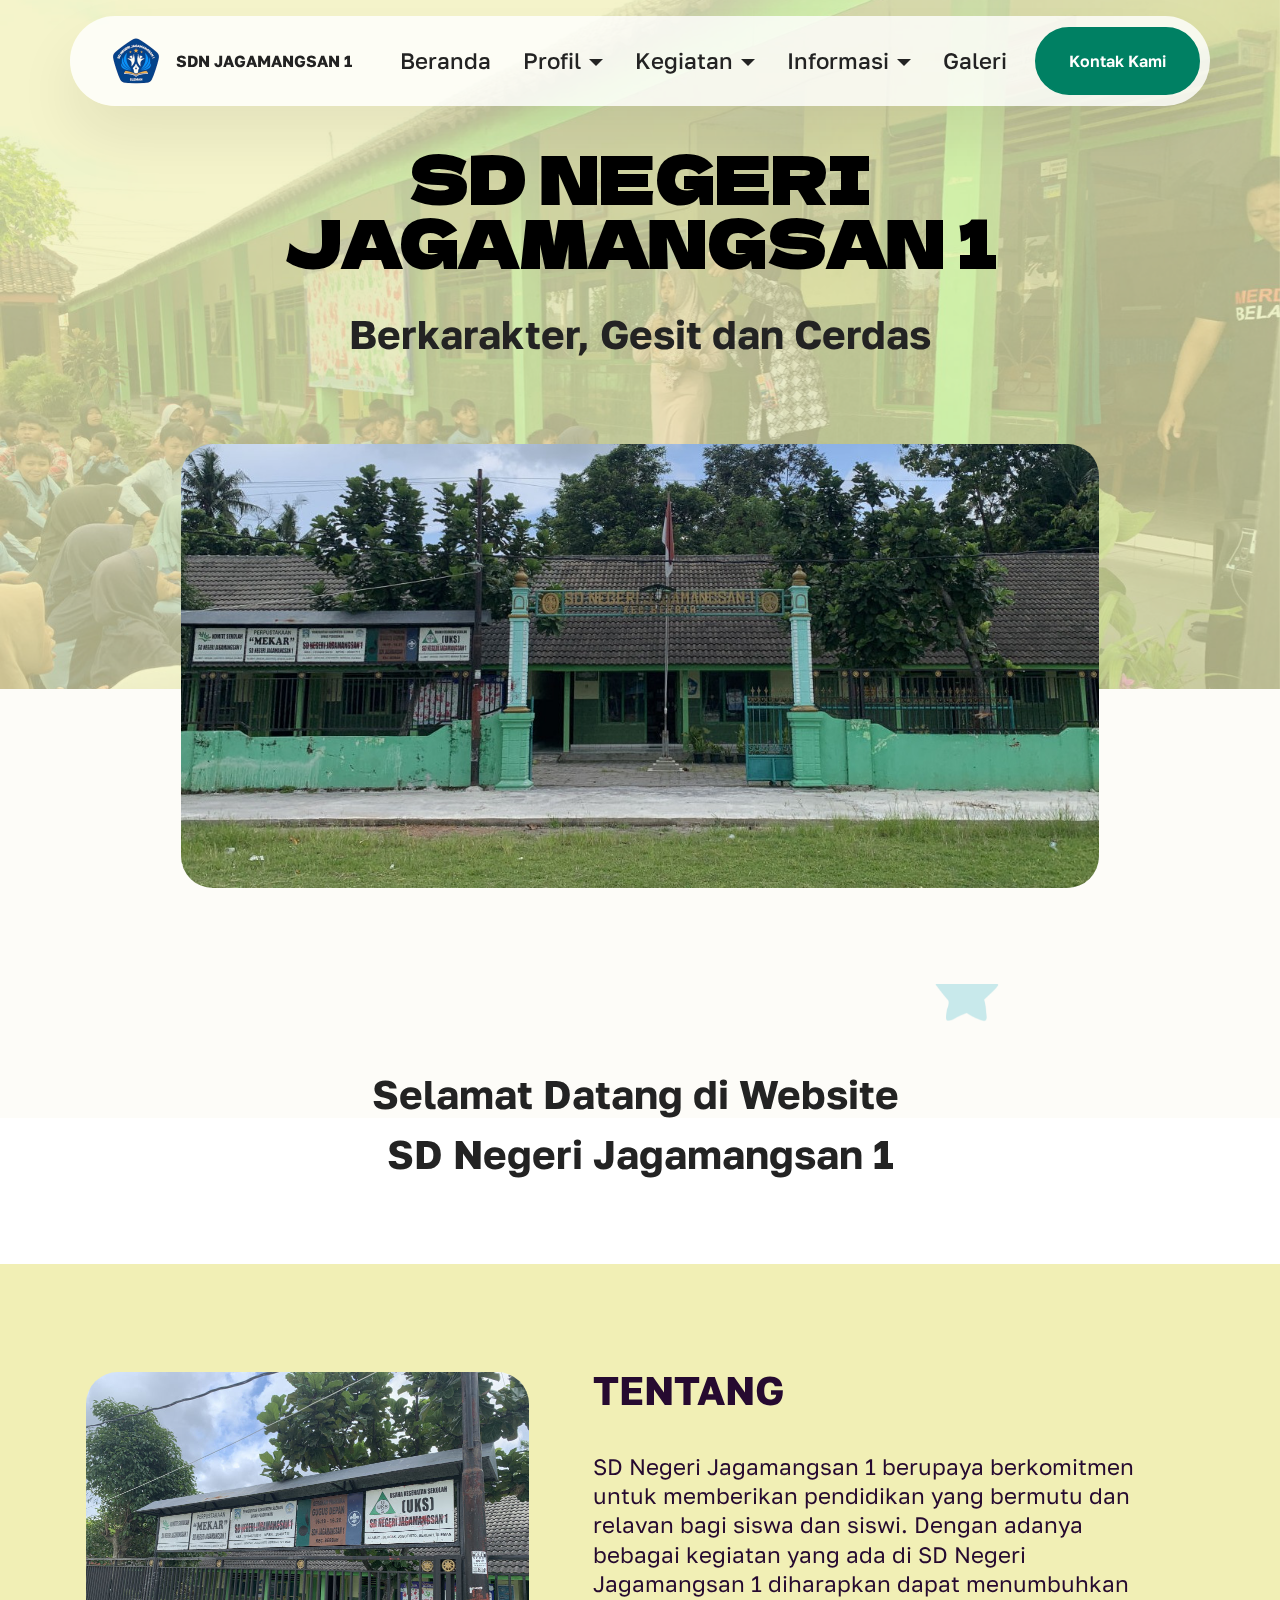
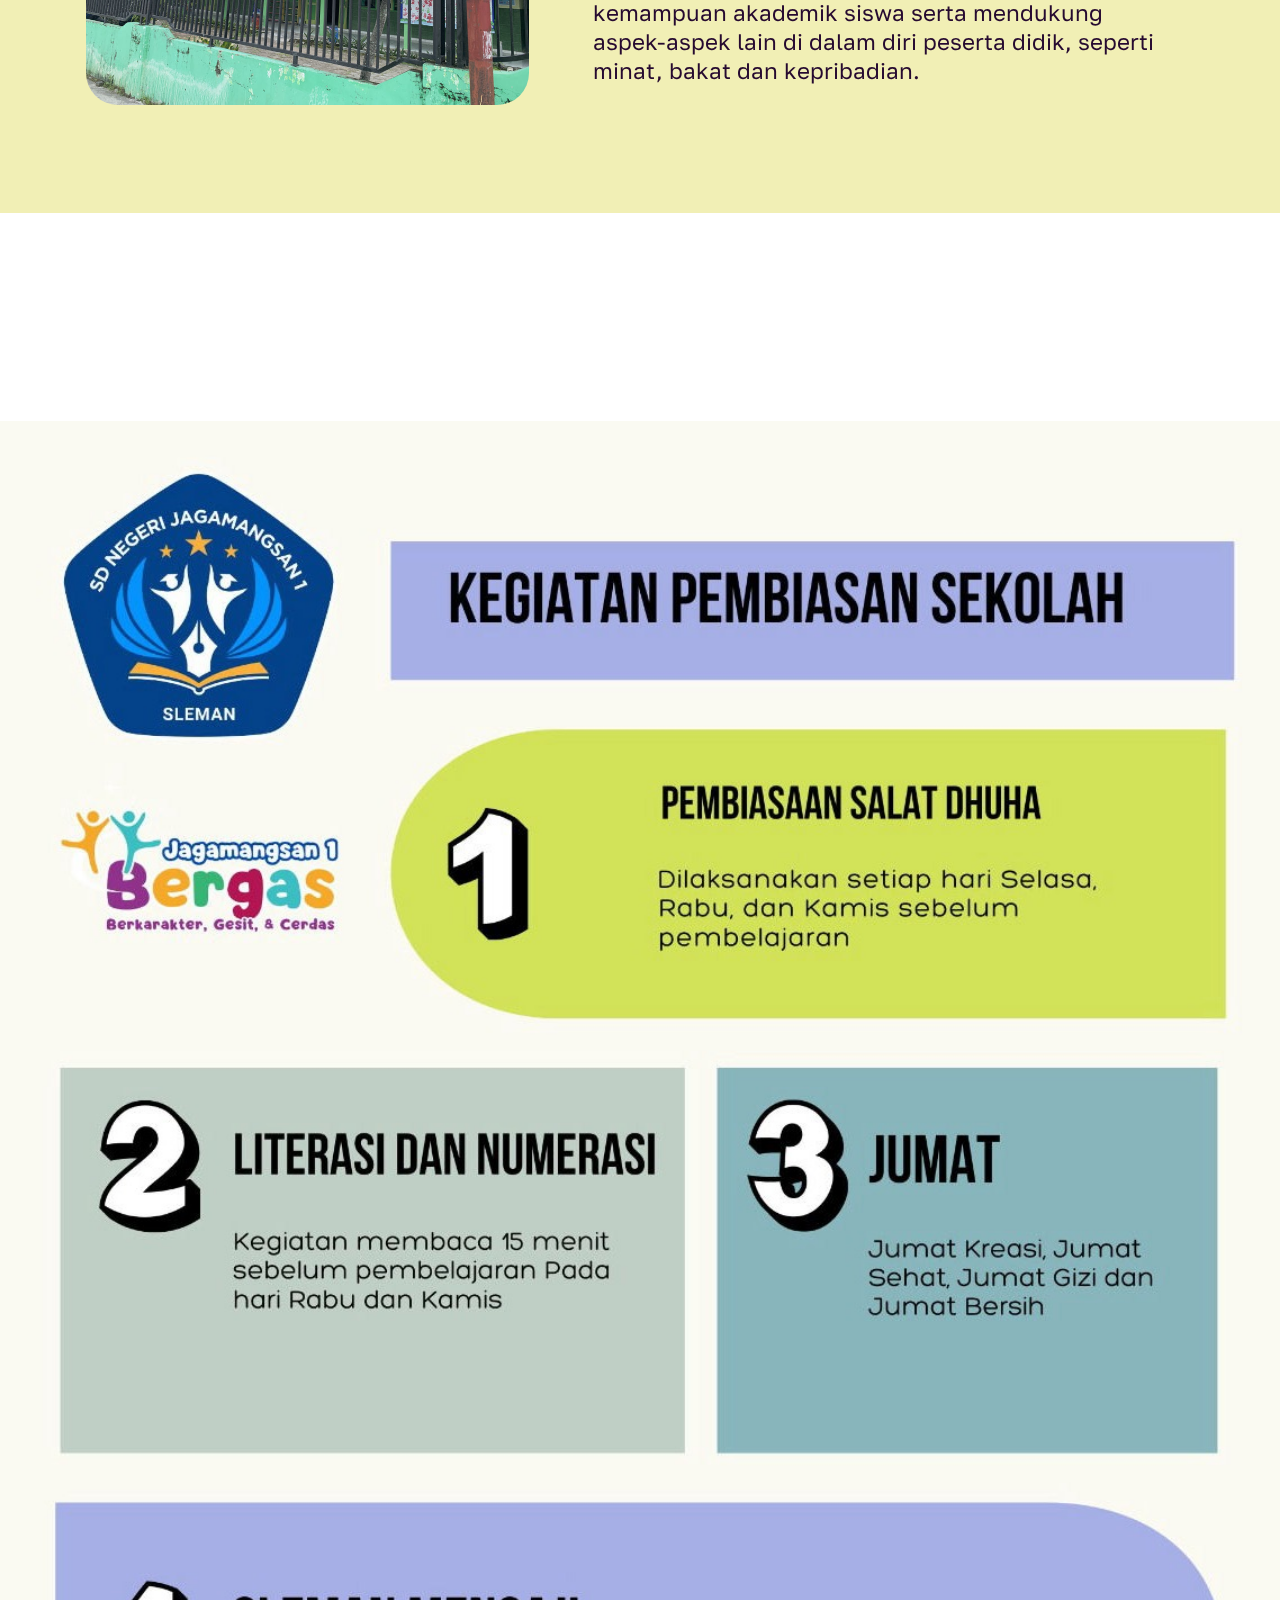
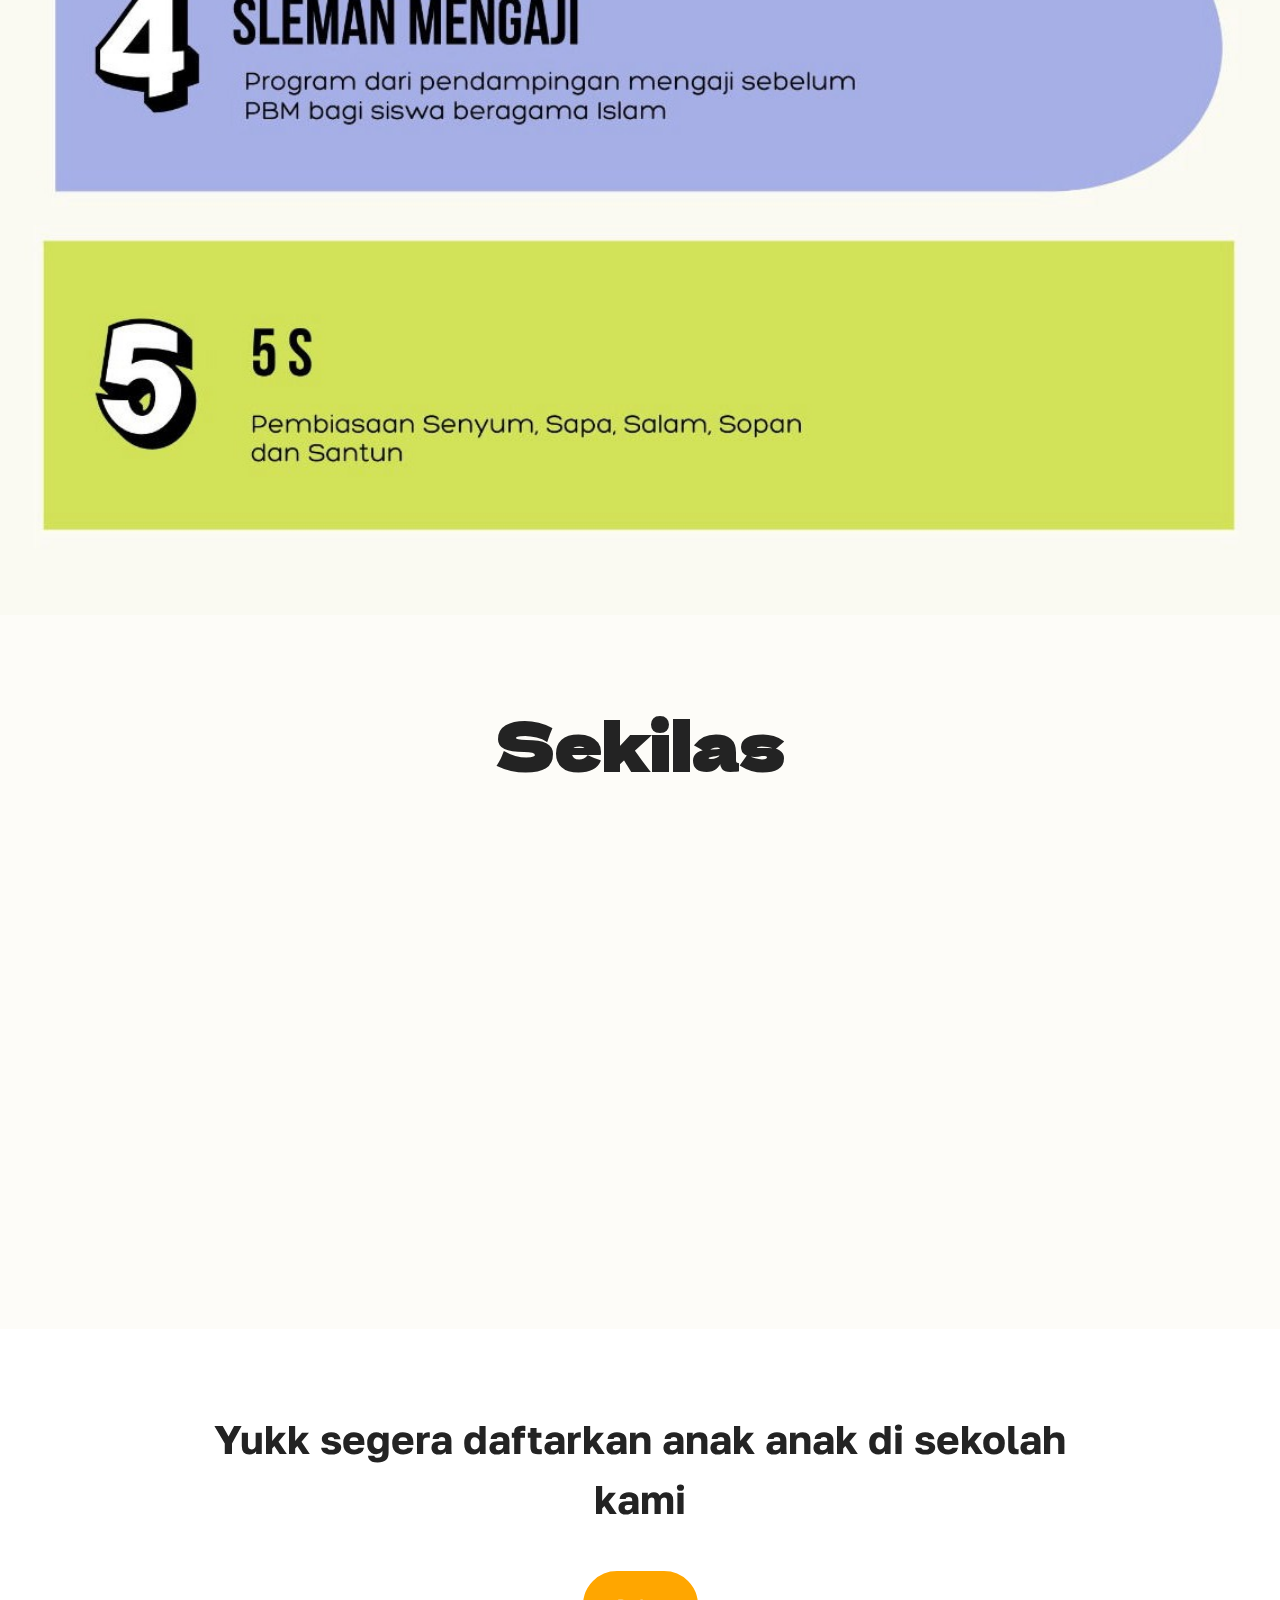
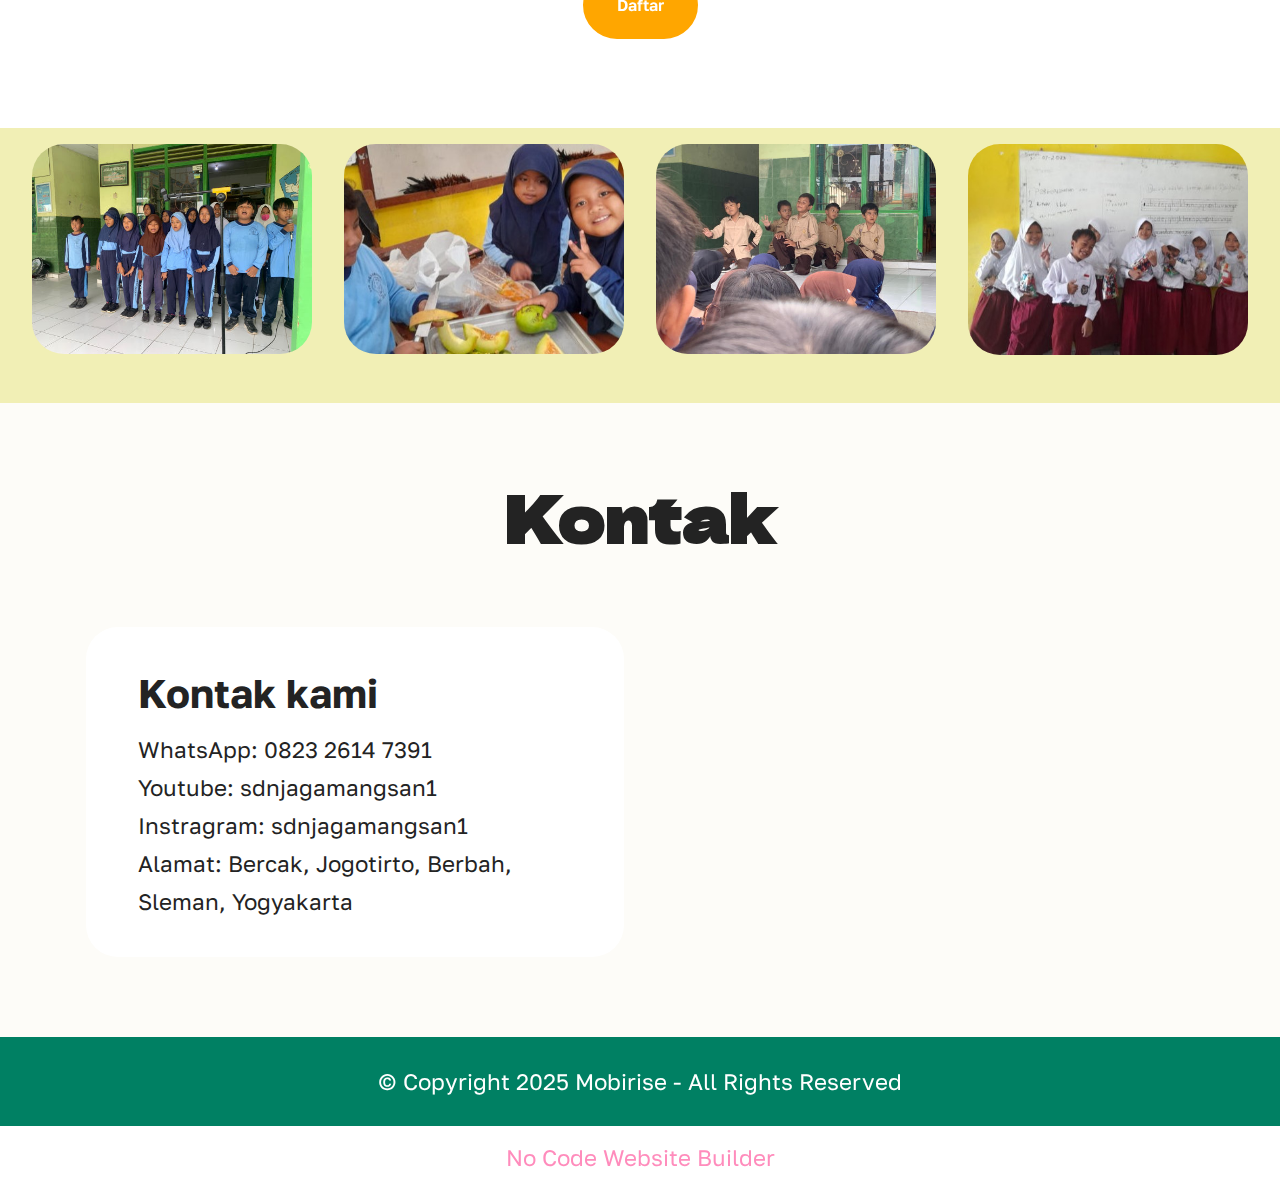
<file: index.html>
<!DOCTYPE html>
<html  >
<head>
  <!-- Site made with Mobirise Website Builder v5.9.6, https://mobirise.com -->
  <meta charset="UTF-8">
  <meta http-equiv="X-UA-Compatible" content="IE=edge">
  <meta name="generator" content="Mobirise v5.9.6, mobirise.com">
  <meta name="viewport" content="width=device-width, initial-scale=1, minimum-scale=1">
  <link rel="shortcut icon" href="assets/images/channels4-profile-removebg-preview-96x96.png" type="image/x-icon">
  <meta name="description" content="">
  
  
  <title>Home</title>
  <link rel="stylesheet" href="assets/web/assets/mobirise-icons2/mobirise2.css">
  <link rel="stylesheet" href="assets/bootstrap/css/bootstrap.min.css">
  <link rel="stylesheet" href="assets/bootstrap/css/bootstrap-grid.min.css">
  <link rel="stylesheet" href="assets/bootstrap/css/bootstrap-reboot.min.css">
  <link rel="stylesheet" href="assets/parallax/jarallax.css">
  <link rel="stylesheet" href="assets/dropdown/css/style.css">
  <link rel="stylesheet" href="assets/theme/css/style.css">
  <link rel="preload" href="https://fonts.googleapis.com/css?family=Dela+Gothic+One:400&display=swap" as="style" onload="this.onload=null;this.rel='stylesheet'">
  <noscript><link rel="stylesheet" href="https://fonts.googleapis.com/css?family=Dela+Gothic+One:400&display=swap"></noscript>
  <link rel="preload" href="https://fonts.googleapis.com/css?family=Golos+Text:400,500,600,700,800,900&display=swap" as="style" onload="this.onload=null;this.rel='stylesheet'">
  <noscript><link rel="stylesheet" href="https://fonts.googleapis.com/css?family=Golos+Text:400,500,600,700,800,900&display=swap"></noscript>
  <link rel="preload" as="style" href="assets/mobirise/css/mbr-additional.css"><link rel="stylesheet" href="assets/mobirise/css/mbr-additional.css" type="text/css">

  
  
  
</head>
<body>
  
  <section data-bs-version="5.1" class="menu menu1 cid-u5EhLOorls" once="menu" id="menu01-0">
	

	<nav class="navbar navbar-dropdown navbar-fixed-top navbar-expand-lg">
		<div class="container">
			<div class="navbar-brand">
				<span class="navbar-logo">
					<a href="https://mobiri.se">
						<img src="assets/images/channels4-profile-removebg-preview-96x96.png" alt="Mobirise Website Builder" style="height: 3rem;">
					</a>
				</span>
				<span class="navbar-caption-wrap"><a class="navbar-caption text-black display-4" href="https://mobiri.se">SDN JAGAMANGSAN 1</a></span>
			</div>
			<button class="navbar-toggler" type="button" data-toggle="collapse" data-bs-toggle="collapse" data-target="#navbarSupportedContent" data-bs-target="#navbarSupportedContent" aria-controls="navbarNavAltMarkup" aria-expanded="false" aria-label="Toggle navigation">
				<div class="hamburger">
					<span></span>
					<span></span>
					<span></span>
					<span></span>
				</div>
			</button>
			<div class="collapse navbar-collapse" id="navbarSupportedContent">
				<ul class="navbar-nav nav-dropdown" data-app-modern-menu="true"><li class="nav-item">
						<a class="nav-link link text-black text-primary display-7" href="index.html">Beranda</a>
					</li>
					<li class="nav-item dropdown">
						<a class="nav-link link text-black dropdown-toggle display-7" href="https://mobiri.se" aria-expanded="false" data-toggle="dropdown-submenu" data-bs-toggle="dropdown" data-bs-auto-close="outside">Profil</a><div class="dropdown-menu" aria-labelledby="dropdown-407"><a class="text-black dropdown-item text-primary display-7" href="sejarah.html">Sejarah</a><a class="text-black show dropdown-item text-primary display-7" href="visi-misi.html">Visi Misi</a><a class="text-black dropdown-item text-primary display-7" href="struktur-oganisasi.html">Struktur Organisasi</a><a class="text-black show dropdown-item text-primary display-7" href="tenaga-pendidik.html">Tenaga Pendidik</a><a class="text-black show dropdown-item text-primary display-7" href="fasilitas.html">Fasilitas</a></div>
					</li>
					<li class="nav-item dropdown">
						<a class="nav-link link text-black dropdown-toggle display-7" href="https://mobiri.se" data-toggle="dropdown-submenu" data-bs-toggle="dropdown" data-bs-auto-close="outside" aria-expanded="false">Kegiatan</a><div class="dropdown-menu" aria-labelledby="dropdown-950"><a class="text-black dropdown-item text-primary display-7" href="intrakurikuler.html">Intrakurikuler</a><a class="text-black show dropdown-item text-primary display-7" href="ekstrakurikuler.html">Ekstrakurikuler</a></div>
					</li><li class="nav-item dropdown"><a class="nav-link link text-black dropdown-toggle display-7" href="https://mobiri.se" data-toggle="dropdown-submenu" data-bs-toggle="dropdown" data-bs-auto-close="outside" aria-expanded="false">Informasi</a><div class="dropdown-menu" aria-labelledby="dropdown-753"><a class="text-black dropdown-item text-primary display-7" href="pengumuman.html">Pengumuman</a><a class="text-black show dropdown-item text-primary display-7" href="pendaftaran.html">Pendaftaran</a></div></li><li class="nav-item"><a class="nav-link link text-black text-primary display-7" href="galeri.html">Galeri</a></li></ul>
				
				<div class="navbar-buttons mbr-section-btn"><a class="btn btn-danger display-4" href="kontak-kami.html">Kontak Kami</a></div>
			</div>
		</div>
	</nav>
</section>

<section data-bs-version="5.1" class="header5 cid-u5EiKkVev7 mbr-parallax-background" id="header05-2">
	

	
	<div class="mbr-overlay" style="opacity: 0.7; background-color: rgb(241, 239, 181);"></div>
	<div class="topbg"></div>
	<div class="align-center container">
		<div class="row justify-content-center">
			<div class="col-md-12 content-head">
				<h1 class="mbr-section-title mbr-fonts-style mb-4 display-2">
					<strong>SD NEGERI JAGAMANGSAN 1</strong></h1>
				<p class="mbr-text mbr-fonts-style mb-4 display-5"><strong>
					Berkarakter, Gesit dan Cerdas</strong></p>
				
			</div>
		</div>
		<div class="row mt-5 justify-content-center">
			<div class="col-12 col-lg-10">
				<img src="assets/images/img-2160-1456x1092.jpeg" alt="Mobirise Website Builder" title="">
			</div>
		</div>
	</div>
</section>

<section data-bs-version="5.1" class="article11 cid-u5FJbLr4KS mbr-parallax-background" id="article11-2o">
    

    
    <div class="mbr-overlay" style="opacity: 0; background-color: rgb(237, 239, 235);">
    </div>
    <div class="container">
        <div class="row justify-content-center">
            <div class="title col-md-12 col-lg-9">
                <h3 class="mbr-section-title mbr-fonts-style align-center mt-0 mb-0 display-5"><strong>Selamat Datang di Website&nbsp;</strong><br><strong>SD Negeri Jagamangsan 1</strong><strong><br></strong></h3>
                
                
            </div>
        </div>
    </div>
</section>

<section data-bs-version="5.1" class="article2 cid-u5EkbPDEgT" id="article02-4">
	

	
	

	<div class="container">
		<div class="row justify-content-center">
			<div class="col-12 col-md-12 col-lg-5 image-wrapper">
				<img class="w-100" src="assets/images/img-2157-886x665.jpg" alt="Mobirise Website Builder">
			</div>
			<div class="col-12 col-md-12 col-lg">
				<div class="text-wrapper align-left">
					<h1 class="mbr-section-title mbr-fonts-style mb-4 display-5">
						<strong>TENTANG</strong></h1>
					<p class="mbr-text align-left mbr-fonts-style mb-4 display-7">
					SD Negeri Jagamangsan 1 berupaya berkomitmen untuk memberikan pendidikan yang bermutu dan relavan bagi siswa dan siswi. Dengan adanya bebagai kegiatan yang ada di SD Negeri Jagamangsan 1 diharapkan dapat menumbuhkan kemampuan akademik siswa serta mendukung aspek-aspek lain di dalam diri peserta didik, seperti minat, bakat dan kepribadian.</p>
					
				</div>
			</div>
		</div>
	</div>
</section>

<section data-bs-version="5.1" class="article11 cid-u5G0o99tDc mbr-parallax-background" id="article11-3a">
    

    
    
    <div class="container">
        <div class="row justify-content-center">
            <div class="title col-md-12 col-lg-6">
                
                
                
            </div>
        </div>
    </div>
</section>

<section data-bs-version="5.1" class="image4 cid-uaXvs0E8yZ" id="image04-4m">
    

    <div class="image-block m-auto">
        <img src="assets/images/whatsapp-image-2024-04-25-at-09.48.21-1142x1600.jpeg" alt="Mobirise">
        
    </div>
</section>

<section data-bs-version="5.1" class="video04 cid-uaXDni73WW" id="video04-4o">
    
    
    
    <div class="container">
        <div class="mbr-section-head mb-5">
            <h4 class="mbr-section-title mbr-fonts-style mb-0 mt-0 display-2">
                <strong>Sekilas</strong></h4>
            
        </div>
        <div class="row justify-content-center">
            <div class="col-12 col-md-8 video-block">
                <div class="video-wrapper"><iframe class="mbr-embedded-video" src="https://www.youtube.com/embed/W8xLnIFjyvs?rel=0&amp;amp;mute=1&amp;showinfo=0&amp;autoplay=1&amp;loop=1&amp;playlist=W8xLnIFjyvs" width="1280" height="720" frameborder="0" allowfullscreen></iframe></div>
                
            </div>
        </div>
    </div>
</section>

<section data-bs-version="5.1" class="article11 cid-u5G0kVaCmY mbr-parallax-background" id="article11-39">
    

    
    
    <div class="container">
        <div class="row justify-content-center">
            <div class="title col-md-12 col-lg-10">
                <h3 class="mbr-section-title mbr-fonts-style align-center mt-0 mb-0 display-5"><strong>Yukk segera daftarkan anak anak di sekolah kami</strong></h3>
                
                <div class="mbr-section-btn align-center mt-4"><a class="btn btn-secondary display-4" href="https://wa.me/6287838327234?text=Saya%20ingin%20mendapatkan%20informasi%20PPDB%20SD%20Negeri%20Jagamangsan%201">Daftar</a></div>
            </div>
        </div>
    </div>
</section>

<section data-bs-version="5.1" class="gallery3 cid-u5FL4HAFyW" id="gallery03-2r">
    
    
    <div class="container-fluid">
      <div class="row justify-content-center">
        <div class="col-12 content-head">
          
        </div>
      </div>
      <div class="row">
        <div class="item features-image mb-4 col-6 col-md-4 col-lg-3">
          <div class="item-wrapper">
            <div class="item-img mb-3">
              <img src="assets/images/whatsapp-image-2024-03-09-at-16.23.32-518x388.jpg" alt="Mobirise Website Builder" title="" data-slide-to="0" data-bs-slide-to="0">
            </div>
            
          </div>
        </div>
        <div class="item features-image mb-4 col-6 col-md-4 col-lg-3">
          <div class="item-wrapper">
            <div class="item-img mb-3">
              <img src="assets/images/p5-bu-karni-518x691.jpeg" alt="Mobirise Website Builder" title="" data-slide-to="1" data-bs-slide-to="1">
            </div>
            
          </div>
        </div>
        <div class="item features-image mb-4 col-6 col-md-4 col-lg-3">
          <div class="item-wrapper">
            <div class="item-img mb-3">
              <img src="assets/images/whatsapp-image-2024-04-22-at-08.17.10-518x388.jpg" alt="Mobirise Website Builder" title="" data-slide-to="2" data-bs-slide-to="2">
            </div>
            
          </div>
        </div>
        <div class="item features-image mb-4 col-6 col-md-4 col-lg-3">
          <div class="item-wrapper">
            <div class="item-img mb-3">
              <img src="assets/images/bu-karni-p5-518x389.jpeg" alt="Mobirise Website Builder" title="" data-slide-to="3" data-bs-slide-to="3">
            </div>
            
          </div>
        </div>
      </div>
    </div>
  </section>

<section data-bs-version="5.1" class="contacts2 map1 cid-u5El565pjX" id="contacts02-5">

    

    
    <div class="container">
        <div class="row justify-content-center">
            <div class="col-12 content-head">
                <div class="mbr-section-head mb-5">
                    <h3 class="mbr-section-title mbr-fonts-style align-center mb-0 display-2">
                        <strong>Kontak</strong></h3>
                    
                </div>
            </div>
        </div>
        <div class="row justify-content-center mt-4">
            <div class="card col-12 col-md-6">
                <div class="card-wrapper">
                    <div class="text-wrapper">
                        <h5 class="cardTitle mbr-fonts-style mb-2 display-5">
                        <strong>Kontak kami</strong></h5>
                    <ul class="list mbr-fonts-style display-7">
                        <li class="mbr-text item-wrap"><span style="font-size: 1.4rem;">WhatsApp: 0823 2614 7391</span><br></li>
                        <li class="mbr-text item-wrap">Youtube: sdnjagamangsan1</li>
                        <li class="mbr-text item-wrap">Instragram: sdnjagamangsan1</li><li class="mbr-text item-wrap">Alamat: Bercak, Jogotirto, Berbah, Sleman, Yogyakarta</li>
                    </ul>
                    </div>
                </div>
            </div>
            <div class="map-wrapper col-12 col-md-6">
                <div class="google-map"><iframe frameborder="0" style="border:0" src="https://www.google.com/maps/embed?pb=!1m18!1m12!1m3!1d3952.758239607634!2d110.47816917468333!3d-7.81539607760584!2m3!1f0!2f0!3f0!3m2!1i1024!2i768!4f13.1!3m3!1m2!1s0x2e7a505c04a96737%3A0x9ee2228bad907ce1!2sSD%20Negeri%20Jagamangsan%201%20Jogotirto%20Berbah%20Sleman!5e0!3m2!1sid!2sid!4v1709206261311!5m2!1sid!2sid" allowfullscreen=""></iframe></div>
            </div>
        </div>
    </div>
</section>

<section data-bs-version="5.1" class="footer4 cid-u5El9l6pvZ" once="footers" id="footer04-6">

    

    

    <div class="container">
        <div class="media-container-row align-center mbr-white">
            <div class="col-12">
                <p class="mbr-text mb-0 mbr-fonts-style display-7">
                    © Copyright 2025 Mobirise - All Rights Reserved
                </p>
            </div>
        </div>
    </div>
</section><section class="display-7" style="padding: 0;align-items: center;justify-content: center;flex-wrap: wrap;    align-content: center;display: flex;position: relative;height: 4rem;"><a href="https://mobiri.se/3088887" style="flex: 1 1;height: 4rem;position: absolute;width: 100%;z-index: 1;"><img alt="" style="height: 4rem;" src="[data-uri]"></a><p style="margin: 0;text-align: center;" class="display-7">&#8204;</p><a style="z-index:1" href="https://mobirise.com/builder/no-code-website-builder.html">No Code Website Builder</a></section><script src="assets/bootstrap/js/bootstrap.bundle.min.js"></script>  <script src="assets/parallax/jarallax.js"></script>  <script src="assets/smoothscroll/smooth-scroll.js"></script>  <script src="assets/ytplayer/index.js"></script>  <script src="assets/dropdown/js/navbar-dropdown.js"></script>  <script src="assets/playervimeo/vimeo_player.js"></script>  <script src="assets/theme/js/script.js"></script>  
  
  
</body>
</html>
</file>
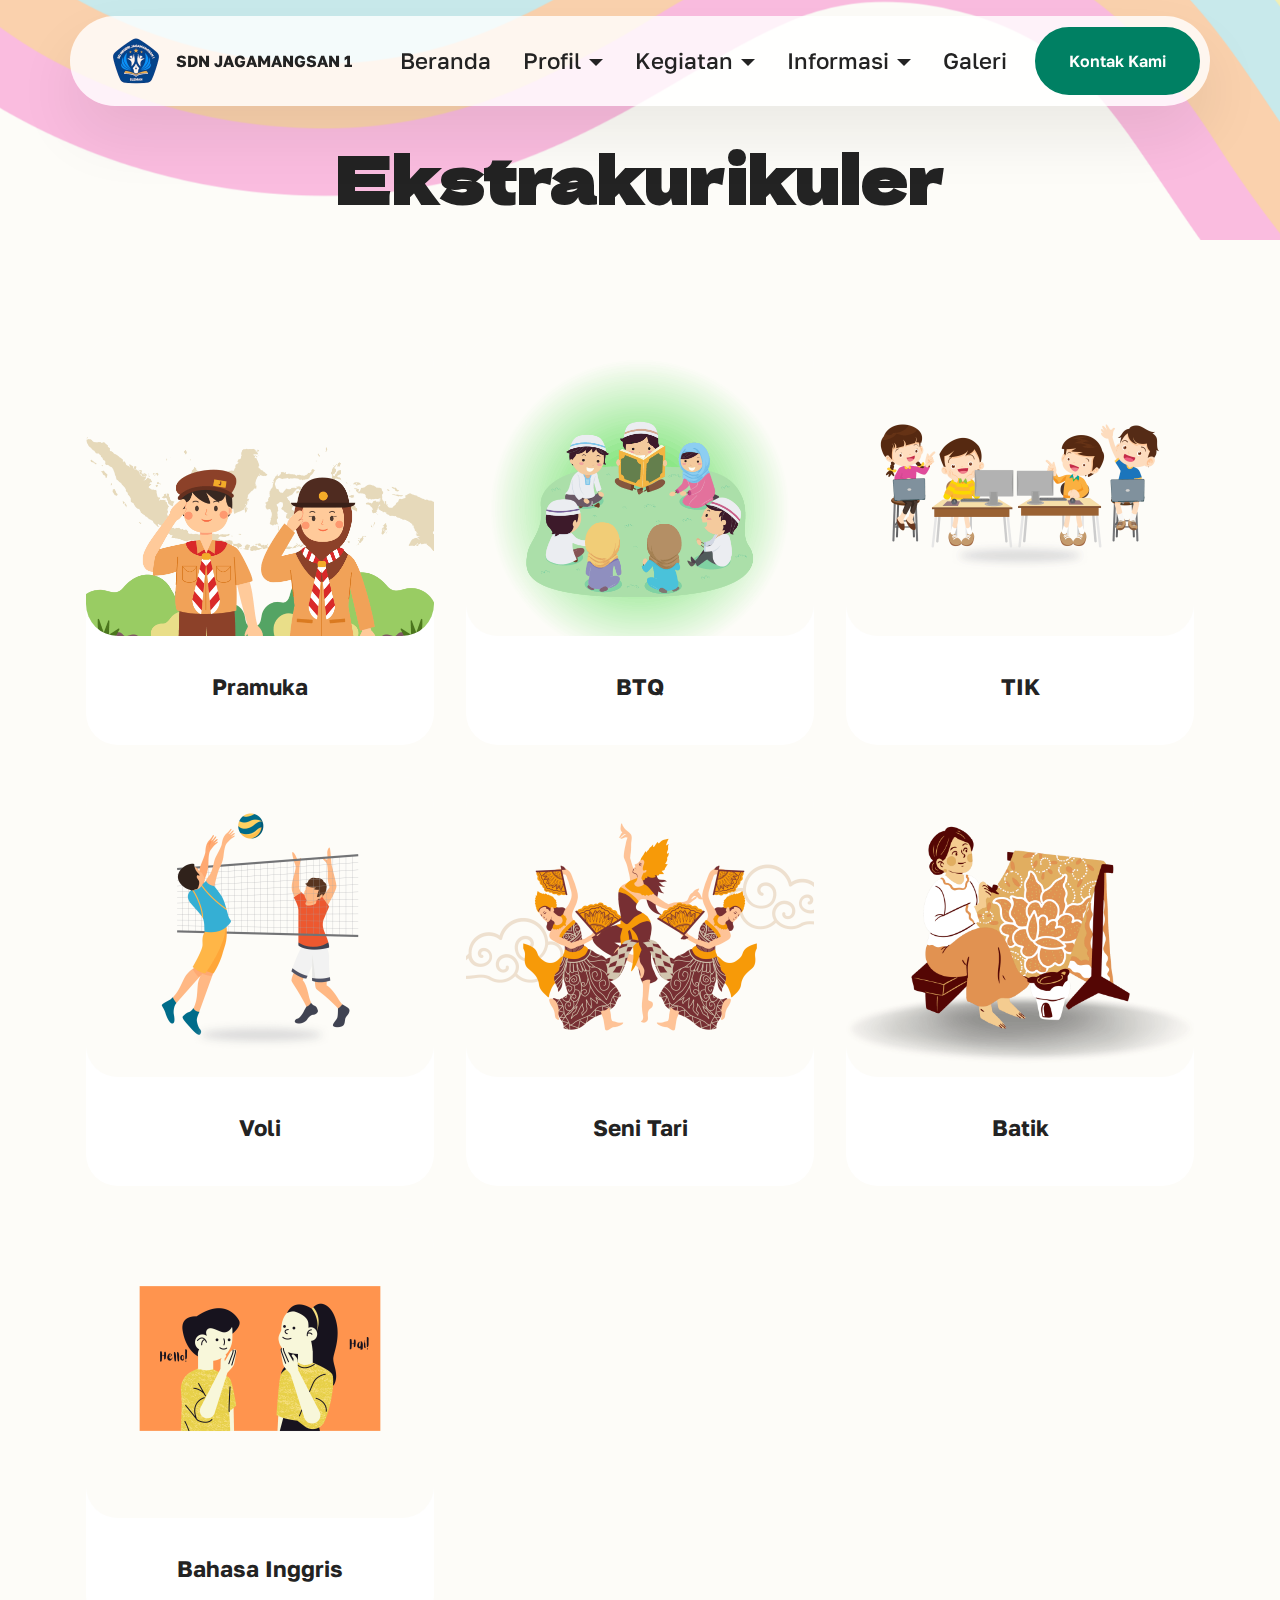
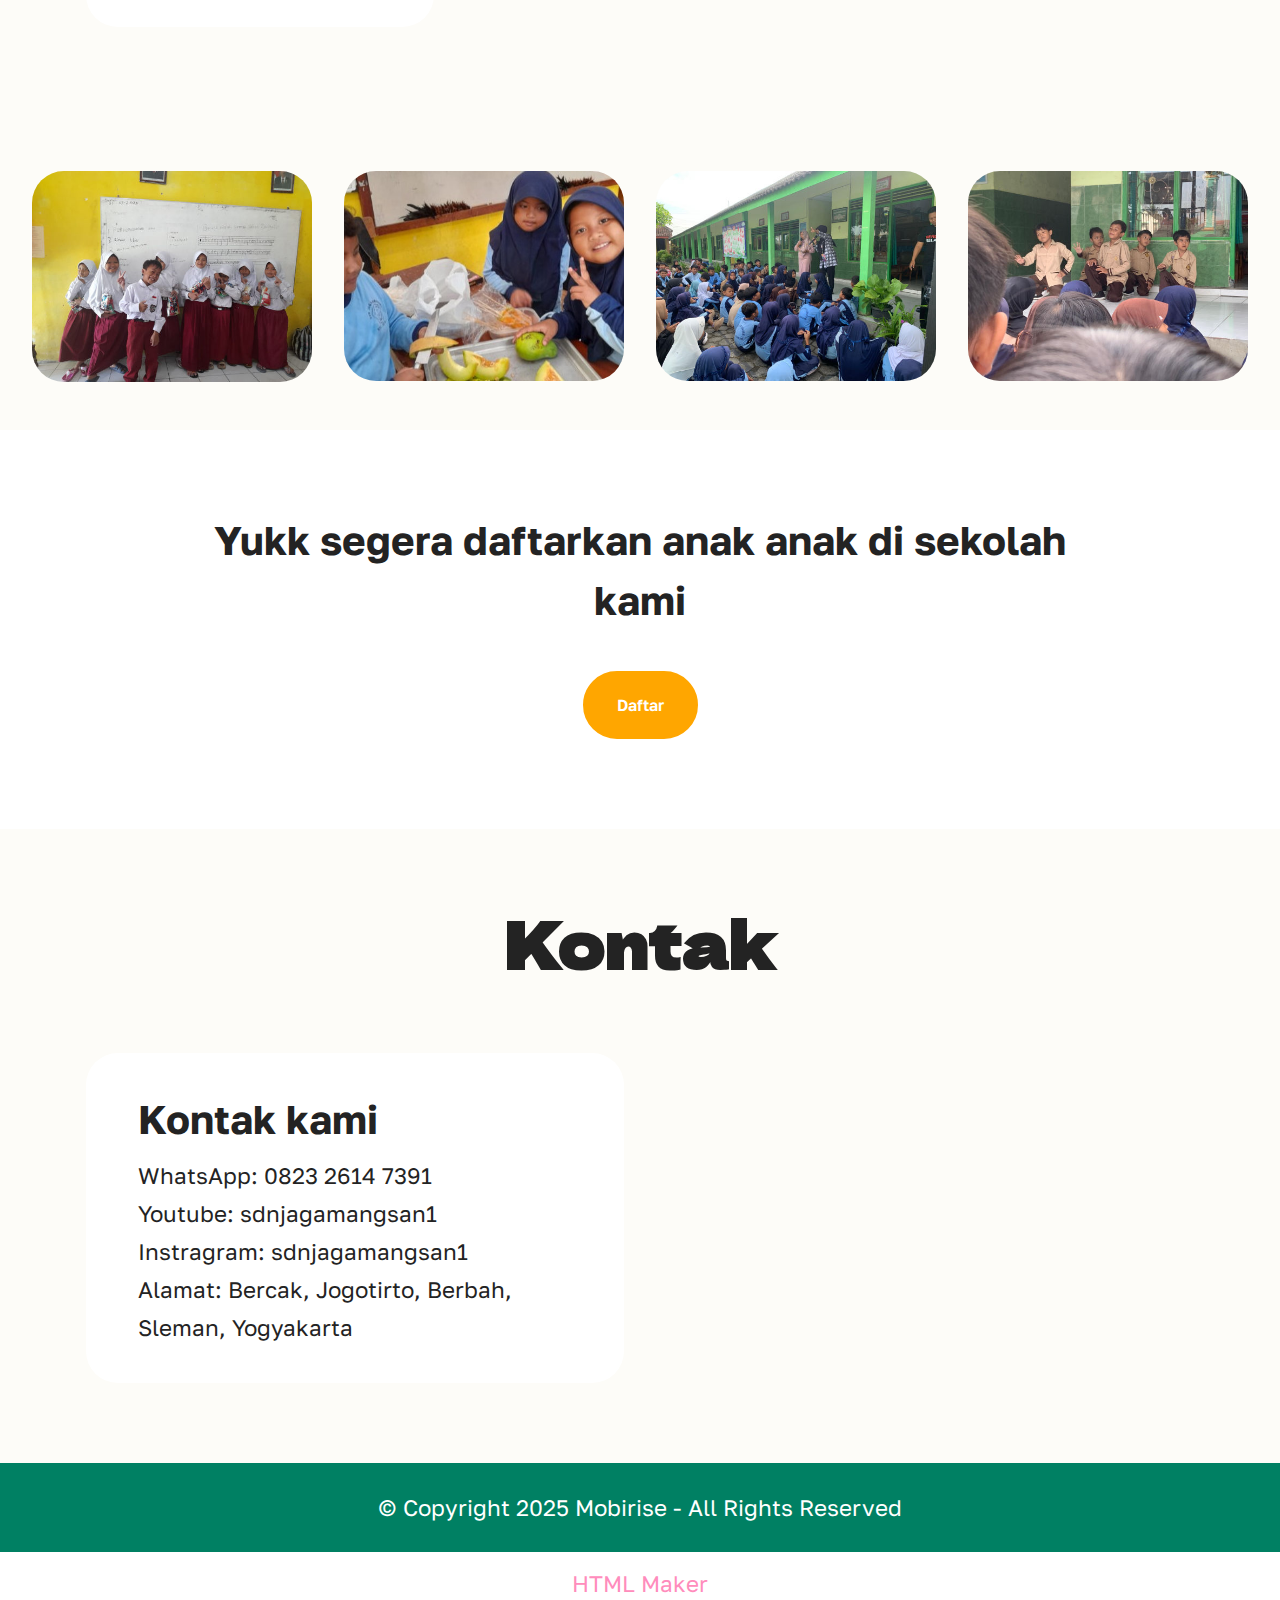
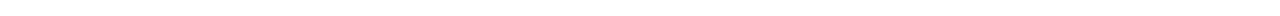
<file: ekstrakurikuler.html>
<!DOCTYPE html>
<html  >
<head>
  <!-- Site made with Mobirise Website Builder v5.9.6, https://mobirise.com -->
  <meta charset="UTF-8">
  <meta http-equiv="X-UA-Compatible" content="IE=edge">
  <meta name="generator" content="Mobirise v5.9.6, mobirise.com">
  <meta name="viewport" content="width=device-width, initial-scale=1, minimum-scale=1">
  <link rel="shortcut icon" href="assets/images/channels4-profile-removebg-preview-96x96.png" type="image/x-icon">
  <meta name="description" content="">
  
  
  <title>Ekstrakurikuler</title>
  <link rel="stylesheet" href="assets/web/assets/mobirise-icons2/mobirise2.css">
  <link rel="stylesheet" href="assets/bootstrap/css/bootstrap.min.css">
  <link rel="stylesheet" href="assets/bootstrap/css/bootstrap-grid.min.css">
  <link rel="stylesheet" href="assets/bootstrap/css/bootstrap-reboot.min.css">
  <link rel="stylesheet" href="assets/parallax/jarallax.css">
  <link rel="stylesheet" href="assets/dropdown/css/style.css">
  <link rel="stylesheet" href="assets/theme/css/style.css">
  <link rel="preload" href="https://fonts.googleapis.com/css?family=Dela+Gothic+One:400&display=swap" as="style" onload="this.onload=null;this.rel='stylesheet'">
  <noscript><link rel="stylesheet" href="https://fonts.googleapis.com/css?family=Dela+Gothic+One:400&display=swap"></noscript>
  <link rel="preload" href="https://fonts.googleapis.com/css?family=Golos+Text:400,500,600,700,800,900&display=swap" as="style" onload="this.onload=null;this.rel='stylesheet'">
  <noscript><link rel="stylesheet" href="https://fonts.googleapis.com/css?family=Golos+Text:400,500,600,700,800,900&display=swap"></noscript>
  <link rel="preload" as="style" href="assets/mobirise/css/mbr-additional.css"><link rel="stylesheet" href="assets/mobirise/css/mbr-additional.css" type="text/css">

  
  
  
</head>
<body>
  
  <section data-bs-version="5.1" class="menu menu1 cid-u5FFKKvWVM" once="menu" id="menu01-23">
	

	<nav class="navbar navbar-dropdown navbar-fixed-top navbar-expand-lg">
		<div class="container">
			<div class="navbar-brand">
				<span class="navbar-logo">
					<a href="https://mobiri.se">
						<img src="assets/images/channels4-profile-removebg-preview-96x96.png" alt="Mobirise Website Builder" style="height: 3rem;">
					</a>
				</span>
				<span class="navbar-caption-wrap"><a class="navbar-caption text-black display-4" href="https://mobiri.se">SDN JAGAMANGSAN 1</a></span>
			</div>
			<button class="navbar-toggler" type="button" data-toggle="collapse" data-bs-toggle="collapse" data-target="#navbarSupportedContent" data-bs-target="#navbarSupportedContent" aria-controls="navbarNavAltMarkup" aria-expanded="false" aria-label="Toggle navigation">
				<div class="hamburger">
					<span></span>
					<span></span>
					<span></span>
					<span></span>
				</div>
			</button>
			<div class="collapse navbar-collapse" id="navbarSupportedContent">
				<ul class="navbar-nav nav-dropdown" data-app-modern-menu="true"><li class="nav-item">
						<a class="nav-link link text-black text-primary display-7" href="index.html">Beranda</a>
					</li>
					<li class="nav-item dropdown">
						<a class="nav-link link text-black dropdown-toggle display-7" href="https://mobiri.se" aria-expanded="false" data-toggle="dropdown-submenu" data-bs-toggle="dropdown" data-bs-auto-close="outside">Profil</a><div class="dropdown-menu" aria-labelledby="dropdown-407"><a class="text-black dropdown-item text-primary display-7" href="sejarah.html">Sejarah</a><a class="text-black show dropdown-item text-primary display-7" href="visi-misi.html">Visi Misi</a><a class="text-black dropdown-item text-primary display-7" href="struktur-oganisasi.html">Struktur Organisasi</a><a class="text-black show dropdown-item text-primary display-7" href="tenaga-pendidik.html">Tenaga Pendidik</a><a class="text-black show dropdown-item text-primary display-7" href="fasilitas.html">Fasilitas</a></div>
					</li>
					<li class="nav-item dropdown">
						<a class="nav-link link text-black dropdown-toggle display-7" href="https://mobiri.se" data-toggle="dropdown-submenu" data-bs-toggle="dropdown" data-bs-auto-close="outside" aria-expanded="false">Kegiatan</a><div class="dropdown-menu" aria-labelledby="dropdown-950"><a class="text-black dropdown-item text-primary display-7" href="intrakurikuler.html">Intrakurikuler</a><a class="text-black show dropdown-item text-primary display-7" href="ekstrakurikuler.html">Ekstrakurikuler</a></div>
					</li><li class="nav-item dropdown"><a class="nav-link link text-black dropdown-toggle display-7" href="https://mobiri.se" data-toggle="dropdown-submenu" data-bs-toggle="dropdown" data-bs-auto-close="outside" aria-expanded="false">Informasi</a><div class="dropdown-menu" aria-labelledby="dropdown-753"><a class="text-black dropdown-item text-primary display-7" href="pengumuman.html">Pengumuman</a><a class="text-black show dropdown-item text-primary display-7" href="pendaftaran.html">Pendaftaran</a></div></li><li class="nav-item"><a class="nav-link link text-black text-primary display-7" href="galeri.html">Galeri</a></li></ul>
				
				<div class="navbar-buttons mbr-section-btn"><a class="btn btn-danger display-4" href="kontak-kami.html">Kontak Kami</a></div>
			</div>
		</div>
	</nav>
</section>

<section data-bs-version="5.1" class="article11 cid-u5FFKLcJy8" id="article11-24">
    

    
    
    <div class="container">
        <div class="row justify-content-center">
            <div class="title col-md-12 col-lg-10">
                <h3 class="mbr-section-title mbr-fonts-style align-center mt-0 mb-0 display-2"><strong>Ekstrakurikuler</strong></h3>
                
                
            </div>
        </div>
    </div>
</section>

<section data-bs-version="5.1" class="features6 cid-uaX5LR3pZO" id="features06-4h">
	
	
	<div class="container">
		<div class="row justify-content-center">
			<div class="col-12 content-head">
				
			</div>
		</div>
		<div class="row">
			<div class="item features-image col-12 col-md-6 col-lg-4">
				<div class="item-wrapper">
					<div class="item-img">
						<img src="assets/images/pramuka-696x696.png" alt="Mobirise Website Builder">
					</div>
					<div class="item-content">
						<h5 class="item-title mbr-fonts-style display-7">
							<strong>Pramuka</strong></h5>
						
						
					</div>
				</div>
			</div>
			<div class="item features-image col-12 col-md-6 col-lg-4">
				<div class="item-wrapper">
					<div class="item-img">
						<img src="assets/images/mengaji-1-696x696.png" alt="Mobirise Website Builder">
					</div>
					<div class="item-content">
						<h5 class="item-title mbr-fonts-style display-7">
							<strong>BTQ</strong></h5>
						
						
					</div>
				</div>
			</div>
			<div class="item features-image col-12 col-md-6 col-lg-4">
				<div class="item-wrapper">
					<div class="item-img">
						<img src="assets/images/tik-696x696.png" alt="Mobirise Website Builder">
					</div>
					<div class="item-content">
						<h5 class="item-title mbr-fonts-style display-7">
							<strong>TIK</strong></h5>
						
						
					</div>
				</div>
			</div><div class="item features-image col-12 col-md-6 col-lg-4">
				<div class="item-wrapper">
					<div class="item-img">
						<img src="assets/images/voli-1-696x696.png" alt="Mobirise Website Builder" data-slide-to="3" data-bs-slide-to="4">
					</div>
					<div class="item-content">
						<h5 class="item-title mbr-fonts-style display-7">
							<strong>Voli</strong></h5>
						
						
					</div>
				</div>
			</div><div class="item features-image col-12 col-md-6 col-lg-4">
				<div class="item-wrapper">
					<div class="item-img">
						<img src="assets/images/seni-tari-696x696.png" alt="Mobirise Website Builder" data-slide-to="4" data-bs-slide-to="5">
					</div>
					<div class="item-content">
						<h5 class="item-title mbr-fonts-style display-7">
							<strong>Seni Tari</strong></h5>
						
						
					</div>
				</div>
			</div><div class="item features-image col-12 col-md-6 col-lg-4">
				<div class="item-wrapper">
					<div class="item-img">
						<img src="assets/images/batik-1-696x696.png" alt="Mobirise Website Builder" data-slide-to="5" data-bs-slide-to="6">
					</div>
					<div class="item-content">
						<h5 class="item-title mbr-fonts-style display-7">
							<strong>Batik</strong></h5>
						
						
					</div>
				</div>
			</div><div class="item features-image col-12 col-md-6 col-lg-4">
				<div class="item-wrapper">
					<div class="item-img">
						<img src="assets/images/bahasa-inggris-696x696.png" alt="Mobirise Website Builder" data-slide-to="6" data-bs-slide-to="7">
					</div>
					<div class="item-content">
						<h5 class="item-title mbr-fonts-style display-7">
							<strong>Bahasa Inggris</strong></h5>
						
						
					</div>
				</div>
			</div>
		</div>
	</div>
</section>

<section data-bs-version="5.1" class="gallery3 cid-ubiiFewGt9" id="gallery03-4z">
    
    
    <div class="container-fluid">
      <div class="row justify-content-center">
        <div class="col-12 content-head">
          
        </div>
      </div>
      <div class="row">
        <div class="item features-image mb-4 col-6 col-md-4 col-lg-3">
          <div class="item-wrapper">
            <div class="item-img mb-3">
              <img src="assets/images/bu-karni-p5-518x389.jpg" alt="Mobirise Website Builder" title="" data-slide-to="0" data-bs-slide-to="0">
            </div>
            
          </div>
        </div>
        <div class="item features-image mb-4 col-6 col-md-4 col-lg-3">
          <div class="item-wrapper">
            <div class="item-img mb-3">
              <img src="assets/images/p5-bu-karni-518x691.jpeg" alt="Mobirise Website Builder" title="" data-slide-to="1" data-bs-slide-to="1">
            </div>
            
          </div>
        </div>
        <div class="item features-image mb-4 col-6 col-md-4 col-lg-3">
          <div class="item-wrapper">
            <div class="item-img mb-3">
              <img src="assets/images/whatsapp-image-2024-03-09-at-16.23.41-518x388.jpg" alt="Mobirise Website Builder" title="" data-slide-to="2" data-bs-slide-to="2">
            </div>
            
          </div>
        </div>
        <div class="item features-image mb-4 col-6 col-md-4 col-lg-3">
          <div class="item-wrapper">
            <div class="item-img mb-3">
              <img src="assets/images/whatsapp-image-2024-04-22-at-08.17.10-518x388.jpg" alt="Mobirise Website Builder" title="" data-slide-to="3" data-bs-slide-to="3">
            </div>
            
          </div>
        </div>
      </div>
    </div>
  </section>

<section data-bs-version="5.1" class="article11 cid-ubo1JWiK8D mbr-parallax-background" id="article11-51">
    

    
    
    <div class="container">
        <div class="row justify-content-center">
            <div class="title col-md-12 col-lg-10">
                <h3 class="mbr-section-title mbr-fonts-style align-center mt-0 mb-0 display-5"><strong>Yukk segera daftarkan anak anak di sekolah kami</strong></h3>
                
                <div class="mbr-section-btn align-center mt-4"><a class="btn btn-secondary display-4" href="https://wa.me/6287838327234?text=Saya%20ingin%20mendapatkan%20informasi%20PPDB%20SD%20Negeri%20Jagamangsan%201">Daftar</a></div>
            </div>
        </div>
    </div>
</section>

<section data-bs-version="5.1" class="contacts2 map1 cid-uascmlKrQj" id="contacts02-4a">

    

    
    <div class="container">
        <div class="row justify-content-center">
            <div class="col-12 content-head">
                <div class="mbr-section-head mb-5">
                    <h3 class="mbr-section-title mbr-fonts-style align-center mb-0 display-2">
                        <strong>Kontak</strong></h3>
                    
                </div>
            </div>
        </div>
        <div class="row justify-content-center mt-4">
            <div class="card col-12 col-md-6">
                <div class="card-wrapper">
                    <div class="text-wrapper">
                        <h5 class="cardTitle mbr-fonts-style mb-2 display-5">
                        <strong>Kontak kami</strong></h5>
                    <ul class="list mbr-fonts-style display-7">
                        <li class="mbr-text item-wrap"><span style="font-size: 1.4rem;">WhatsApp: 0823 2614 7391</span><br></li>
                        <li class="mbr-text item-wrap">Youtube: sdnjagamangsan1</li>
                        <li class="mbr-text item-wrap">Instragram: sdnjagamangsan1</li><li class="mbr-text item-wrap">Alamat: Bercak, Jogotirto, Berbah, Sleman, Yogyakarta</li>
                    </ul>
                    </div>
                </div>
            </div>
            <div class="map-wrapper col-12 col-md-6">
                <div class="google-map"><iframe frameborder="0" style="border:0" src="https://www.google.com/maps/embed?pb=!1m18!1m12!1m3!1d3952.758239607634!2d110.47816917468333!3d-7.81539607760584!2m3!1f0!2f0!3f0!3m2!1i1024!2i768!4f13.1!3m3!1m2!1s0x2e7a505c04a96737%3A0x9ee2228bad907ce1!2sSD%20Negeri%20Jagamangsan%201%20Jogotirto%20Berbah%20Sleman!5e0!3m2!1sid!2sid!4v1709206261311!5m2!1sid!2sid" allowfullscreen=""></iframe></div>
            </div>
        </div>
    </div>
</section>

<section data-bs-version="5.1" class="footer4 cid-u5FFKO2Dre" once="footers" id="footer04-29">

    

    

    <div class="container">
        <div class="media-container-row align-center mbr-white">
            <div class="col-12">
                <p class="mbr-text mb-0 mbr-fonts-style display-7">
                    © Copyright 2025 Mobirise - All Rights Reserved
                </p>
            </div>
        </div>
    </div>
</section><section class="display-7" style="padding: 0;align-items: center;justify-content: center;flex-wrap: wrap;    align-content: center;display: flex;position: relative;height: 4rem;"><a href="https://mobiri.se/3088887" style="flex: 1 1;height: 4rem;position: absolute;width: 100%;z-index: 1;"><img alt="" style="height: 4rem;" src="[data-uri]"></a><p style="margin: 0;text-align: center;" class="display-7">&#8204;</p><a style="z-index:1" href="https://mobirise.com/html-builder.html">HTML Maker</a></section><script src="assets/bootstrap/js/bootstrap.bundle.min.js"></script>  <script src="assets/parallax/jarallax.js"></script>  <script src="assets/smoothscroll/smooth-scroll.js"></script>  <script src="assets/ytplayer/index.js"></script>  <script src="assets/dropdown/js/navbar-dropdown.js"></script>  <script src="assets/theme/js/script.js"></script>  
  
  
</body>
</html>
</file>
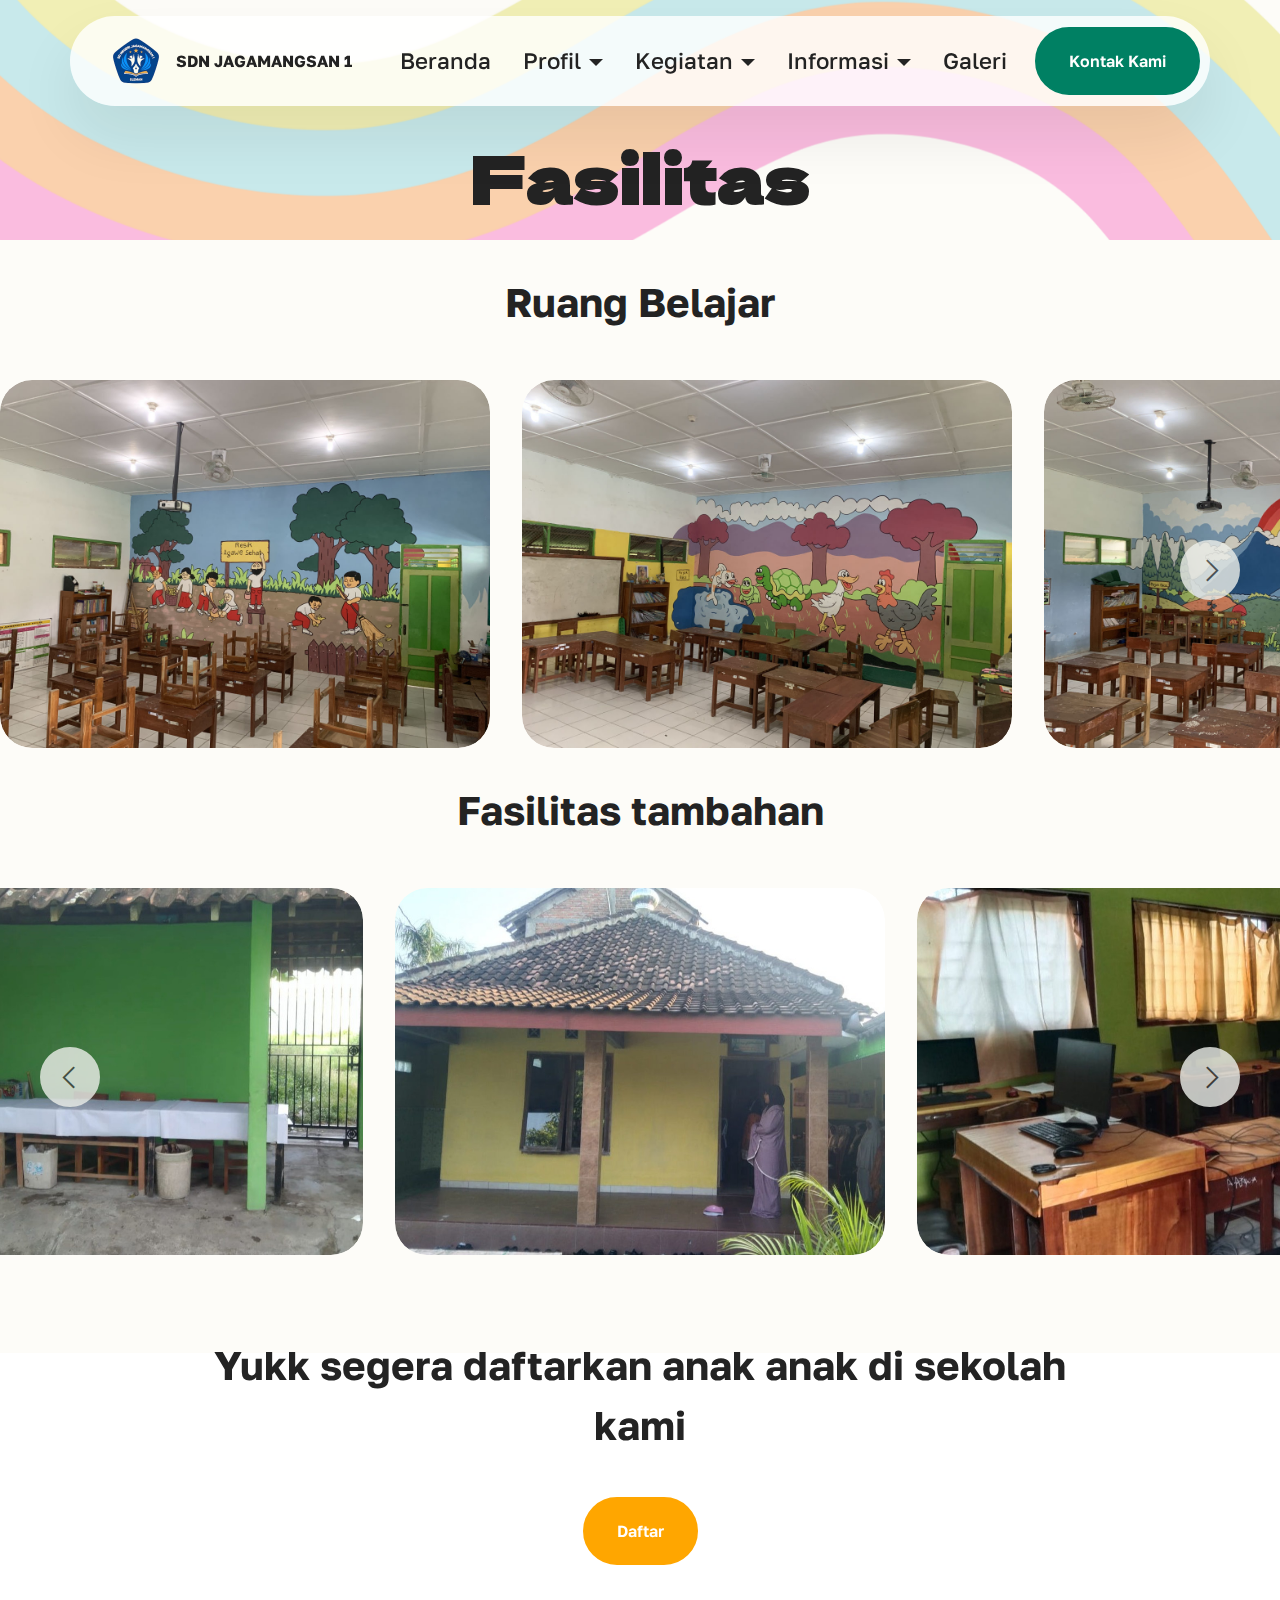
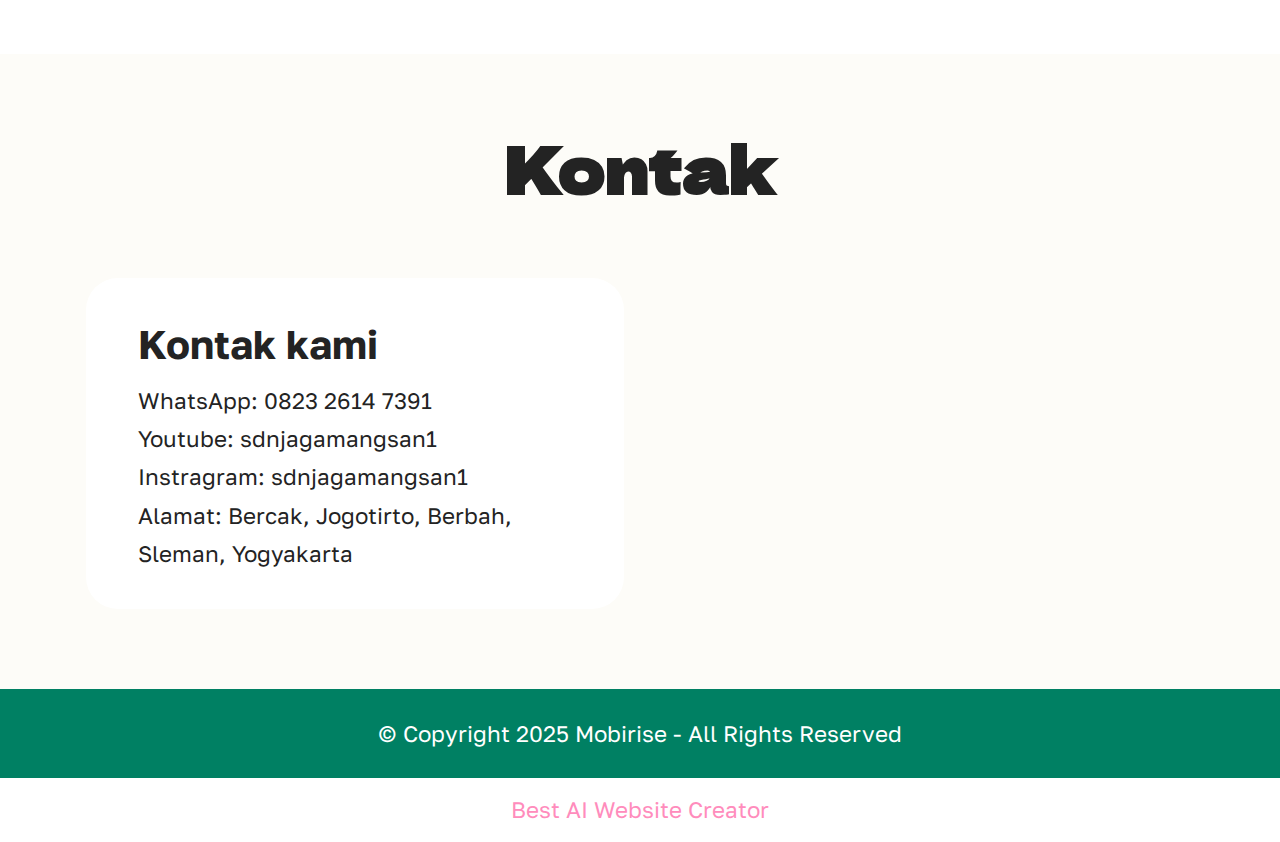
<file: fasilitas.html>
<!DOCTYPE html>
<html  >
<head>
  <!-- Site made with Mobirise Website Builder v5.9.6, https://mobirise.com -->
  <meta charset="UTF-8">
  <meta http-equiv="X-UA-Compatible" content="IE=edge">
  <meta name="generator" content="Mobirise v5.9.6, mobirise.com">
  <meta name="viewport" content="width=device-width, initial-scale=1, minimum-scale=1">
  <link rel="shortcut icon" href="assets/images/channels4-profile-removebg-preview-96x96.png" type="image/x-icon">
  <meta name="description" content="">
  
  
  <title>Fasilitas</title>
  <link rel="stylesheet" href="assets/web/assets/mobirise-icons2/mobirise2.css">
  <link rel="stylesheet" href="assets/bootstrap/css/bootstrap.min.css">
  <link rel="stylesheet" href="assets/bootstrap/css/bootstrap-grid.min.css">
  <link rel="stylesheet" href="assets/bootstrap/css/bootstrap-reboot.min.css">
  <link rel="stylesheet" href="assets/parallax/jarallax.css">
  <link rel="stylesheet" href="assets/dropdown/css/style.css">
  <link rel="stylesheet" href="assets/theme/css/style.css">
  <link rel="preload" href="https://fonts.googleapis.com/css?family=Dela+Gothic+One:400&display=swap" as="style" onload="this.onload=null;this.rel='stylesheet'">
  <noscript><link rel="stylesheet" href="https://fonts.googleapis.com/css?family=Dela+Gothic+One:400&display=swap"></noscript>
  <link rel="preload" href="https://fonts.googleapis.com/css?family=Golos+Text:400,500,600,700,800,900&display=swap" as="style" onload="this.onload=null;this.rel='stylesheet'">
  <noscript><link rel="stylesheet" href="https://fonts.googleapis.com/css?family=Golos+Text:400,500,600,700,800,900&display=swap"></noscript>
  <link rel="preload" as="style" href="assets/mobirise/css/mbr-additional.css"><link rel="stylesheet" href="assets/mobirise/css/mbr-additional.css" type="text/css">

  
  
  
</head>
<body>
  
  <section data-bs-version="5.1" class="menu menu1 cid-u5FDfUozzW" once="menu" id="menu01-1l">
	

	<nav class="navbar navbar-dropdown navbar-fixed-top navbar-expand-lg">
		<div class="container">
			<div class="navbar-brand">
				<span class="navbar-logo">
					<a href="https://mobiri.se">
						<img src="assets/images/channels4-profile-removebg-preview-96x96.png" alt="Mobirise Website Builder" style="height: 3rem;">
					</a>
				</span>
				<span class="navbar-caption-wrap"><a class="navbar-caption text-black display-4" href="https://mobiri.se">SDN JAGAMANGSAN 1</a></span>
			</div>
			<button class="navbar-toggler" type="button" data-toggle="collapse" data-bs-toggle="collapse" data-target="#navbarSupportedContent" data-bs-target="#navbarSupportedContent" aria-controls="navbarNavAltMarkup" aria-expanded="false" aria-label="Toggle navigation">
				<div class="hamburger">
					<span></span>
					<span></span>
					<span></span>
					<span></span>
				</div>
			</button>
			<div class="collapse navbar-collapse" id="navbarSupportedContent">
				<ul class="navbar-nav nav-dropdown" data-app-modern-menu="true"><li class="nav-item">
						<a class="nav-link link text-black text-primary display-7" href="index.html">Beranda</a>
					</li>
					<li class="nav-item dropdown">
						<a class="nav-link link text-black dropdown-toggle display-7" href="https://mobiri.se" aria-expanded="false" data-toggle="dropdown-submenu" data-bs-toggle="dropdown" data-bs-auto-close="outside">Profil</a><div class="dropdown-menu" aria-labelledby="dropdown-407"><a class="text-black dropdown-item text-primary display-7" href="sejarah.html">Sejarah</a><a class="text-black show dropdown-item text-primary display-7" href="visi-misi.html">Visi Misi</a><a class="text-black dropdown-item text-primary display-7" href="struktur-oganisasi.html">Struktur Organisasi</a><a class="text-black show dropdown-item text-primary display-7" href="tenaga-pendidik.html">Tenaga Pendidik</a><a class="text-black show dropdown-item text-primary display-7" href="fasilitas.html">Fasilitas</a></div>
					</li>
					<li class="nav-item dropdown">
						<a class="nav-link link text-black dropdown-toggle display-7" href="https://mobiri.se" data-toggle="dropdown-submenu" data-bs-toggle="dropdown" data-bs-auto-close="outside" aria-expanded="false">Kegiatan</a><div class="dropdown-menu" aria-labelledby="dropdown-950"><a class="text-black dropdown-item text-primary display-7" href="intrakurikuler.html">Intrakurikuler</a><a class="text-black show dropdown-item text-primary display-7" href="ekstrakurikuler.html">Ekstrakurikuler</a></div>
					</li><li class="nav-item dropdown"><a class="nav-link link text-black dropdown-toggle display-7" href="https://mobiri.se" data-toggle="dropdown-submenu" data-bs-toggle="dropdown" data-bs-auto-close="outside" aria-expanded="false">Informasi</a><div class="dropdown-menu" aria-labelledby="dropdown-753"><a class="text-black dropdown-item text-primary display-7" href="pengumuman.html">Pengumuman</a><a class="text-black show dropdown-item text-primary display-7" href="pendaftaran.html">Pendaftaran</a></div></li><li class="nav-item"><a class="nav-link link text-black text-primary display-7" href="galeri.html">Galeri</a></li></ul>
				
				<div class="navbar-buttons mbr-section-btn"><a class="btn btn-danger display-4" href="kontak-kami.html">Kontak Kami</a></div>
			</div>
		</div>
	</nav>
</section>

<section data-bs-version="5.1" class="article11 cid-u5FDrWZnsL mbr-parallax-background" id="article11-1s">
    

    
    
    <div class="container">
        <div class="row justify-content-center">
            <div class="title col-md-12 col-lg-10">
                <h3 class="mbr-section-title mbr-fonts-style align-center mt-0 mb-0 display-2">
                <strong>Fasilitas</strong></h3>
                
                
            </div>
        </div>
    </div>
</section>

<section data-bs-version="5.1" class="slider4 mbr-embla cid-u8Mb7eLFP4" id="slider04-3v">
    

    
    
    <div class="container-fluid">
        <div class="row mb-5 justify-content-center">
			<div class="col-12 content-head">
				<h3 class="mbr-section-title mbr-fonts-style align-center mb-0 display-5">
					<strong>Ruang Belajar</strong></h3>
				
			</div>
		</div>
        <div class="row">
            <div class="col-12">
                <div class="embla position-relative" data-skip-snaps="true" data-align="center" data-contain-scroll="trimSnaps" data-loop="true" data-auto-play-interval="5" data-draggable="true">
                    <div class="embla__viewport">
                        <div class="embla__container">
                            <div class="embla__slide slider-image item" style="margin-left: 1rem; margin-right: 1rem;">
                                <a href="#">
                                    <div class="slide-content">
                                        <div class="item-img">
                                            <div class="item-wrapper">
                                                <img src="assets/images/img-2172-1200x900.jpg" alt="Mobirise Website Builder" title="">
                                            </div>
                                        </div>
                                    </div>
                                </a>
                            </div>
                            <div class="embla__slide slider-image item" style="margin-left: 1rem; margin-right: 1rem;">
                                <a href="#">
                                    <div class="slide-content">
                                        <div class="item-img">
                                            <div class="item-wrapper">
                                                <img src="assets/images/img-2169-1200x900.jpg" alt="Mobirise Website Builder" title="">
                                            </div>
                                        </div>
                                    </div>
                                </a>
                            </div>
                            
                            
                            <div class="embla__slide slider-image item" style="margin-left: 1rem; margin-right: 1rem;">
                                <a href="#">
                                    <div class="slide-content">
                                        <div class="item-img">
                                            <div class="item-wrapper">
                                                <img src="assets/images/img-2168-1200x900.jpg" alt="Mobirise Website Builder" title="">
                                            </div>
                                        </div>
                                    </div>
                                </a>
                            </div>
                        </div>
                    </div>
                    <button class="embla__button embla__button--prev">
                        <span class="mobi-mbri mobi-mbri-arrow-prev" aria-hidden="true"></span>
                        <span class="sr-only visually-hidden visually-hidden">Previous</span>
                    </button>
                    <button class="embla__button embla__button--next">
                        <span class="mobi-mbri mobi-mbri-arrow-next" aria-hidden="true"></span>
                        <span class="sr-only visually-hidden visually-hidden">Next</span>
                    </button>
                </div>
            </div>
        </div>
    </div>
</section>

<section data-bs-version="5.1" class="slider4 mbr-embla cid-u8Mc80H4w6" id="slider04-3w">
    

    
    
    <div class="container-fluid">
        <div class="row mb-5 justify-content-center">
			<div class="col-12 content-head">
				<h3 class="mbr-section-title mbr-fonts-style align-center mb-0 display-5"><strong>Fasilitas tambahan</strong></h3>
				
			</div>
		</div>
        <div class="row">
            <div class="col-12">
                <div class="embla position-relative" data-skip-snaps="true" data-align="center" data-contain-scroll="trimSnaps" data-loop="true" data-auto-play-interval="5" data-draggable="true">
                    <div class="embla__viewport">
                        <div class="embla__container">
                            <div class="embla__slide slider-image item active" style="margin-left: 1rem; margin-right: 1rem;">
                                <a href="#">
                                    <div class="slide-content">
                                        <div class="item-img">
                                            <div class="item-wrapper">
                                                <img src="assets/images/whatsapp-image-2024-04-30-at-07.13.16-1200x675.jpeg" alt="Mobirise Website Builder" title="" data-slide-to="0" data-bs-slide-to="0">
                                            </div>
                                        </div>
                                    </div>
                                </a>
                            </div><div class="embla__slide slider-image item" style="margin-left: 1rem; margin-right: 1rem;">
                                <a href="#">
                                    <div class="slide-content">
                                        <div class="item-img">
                                            <div class="item-wrapper">
                                                <img src="assets/images/whatsapp-image-2024-04-30-at-07.13.16-1-1200x675.jpeg" alt="Mobirise Website Builder" title="" data-slide-to="1" data-bs-slide-to="1">
                                            </div>
                                        </div>
                                    </div>
                                </a>
                            </div>
                            <div class="embla__slide slider-image item" style="margin-left: 1rem; margin-right: 1rem;">
                                <a href="#">
                                    <div class="slide-content">
                                        <div class="item-img">
                                            <div class="item-wrapper">
                                                <img src="assets/images/img-2166-1200x1600.jpeg" alt="Mobirise Website Builder" title="" data-slide-to="2" data-bs-slide-to="2">
                                            </div>
                                        </div>
                                    </div>
                                </a>
                            </div>
                            
                            
                            <div class="embla__slide slider-image item" style="margin-left: 1rem; margin-right: 1rem;">
                                <a href="#">
                                    <div class="slide-content">
                                        <div class="item-img">
                                            <div class="item-wrapper">
                                                <img src="assets/images/img-2170-1200x900.jpg" alt="Mobirise Website Builder" title="" data-slide-to="3" data-bs-slide-to="3">
                                            </div>
                                        </div>
                                    </div>
                                </a>
                            </div><div class="embla__slide slider-image item" style="margin-left: 1rem; margin-right: 1rem;">
                                <a href="#">
                                    <div class="slide-content">
                                        <div class="item-img">
                                            <div class="item-wrapper">
                                                <img src="assets/images/whatsapp-image-2024-04-30-at-07.13.17-1-1200x675.jpeg" alt="Mobirise Website Builder" title="" data-slide-to="4" data-bs-slide-to="4">
                                            </div>
                                        </div>
                                    </div>
                                </a>
                            </div>
                        </div>
                    </div>
                    <button class="embla__button embla__button--prev">
                        <span class="mobi-mbri mobi-mbri-arrow-prev" aria-hidden="true"></span>
                        <span class="sr-only visually-hidden visually-hidden">Previous</span>
                    </button>
                    <button class="embla__button embla__button--next">
                        <span class="mobi-mbri mobi-mbri-arrow-next" aria-hidden="true"></span>
                        <span class="sr-only visually-hidden visually-hidden">Next</span>
                    </button>
                </div>
            </div>
        </div>
    </div>
</section>

<section data-bs-version="5.1" class="article11 cid-ubihxZZvXm mbr-parallax-background" id="article11-4t">
    

    
    
    <div class="container">
        <div class="row justify-content-center">
            <div class="title col-md-12 col-lg-10">
                <h3 class="mbr-section-title mbr-fonts-style align-center mt-0 mb-0 display-5"><strong>Yukk segera daftarkan anak anak di sekolah kami</strong></h3>
                
                <div class="mbr-section-btn align-center mt-4"><a class="btn btn-secondary display-4" href="https://wa.me/6287838327234?text=Saya%20ingin%20mendapatkan%20informasi%20PPDB%20SD%20Negeri%20Jagamangsan%201">Daftar</a></div>
            </div>
        </div>
    </div>
</section>

<section data-bs-version="5.1" class="contacts2 map1 cid-uasbZaVsW3" id="contacts02-48">

    

    
    <div class="container">
        <div class="row justify-content-center">
            <div class="col-12 content-head">
                <div class="mbr-section-head mb-5">
                    <h3 class="mbr-section-title mbr-fonts-style align-center mb-0 display-2">
                        <strong>Kontak</strong></h3>
                    
                </div>
            </div>
        </div>
        <div class="row justify-content-center mt-4">
            <div class="card col-12 col-md-6">
                <div class="card-wrapper">
                    <div class="text-wrapper">
                        <h5 class="cardTitle mbr-fonts-style mb-2 display-5">
                        <strong>Kontak kami</strong></h5>
                    <ul class="list mbr-fonts-style display-7">
                        <li class="mbr-text item-wrap"><span style="font-size: 1.4rem;">WhatsApp: 0823 2614 7391</span><br></li>
                        <li class="mbr-text item-wrap">Youtube: sdnjagamangsan1</li>
                        <li class="mbr-text item-wrap">Instragram: sdnjagamangsan1</li><li class="mbr-text item-wrap">Alamat: Bercak, Jogotirto, Berbah, Sleman, Yogyakarta</li>
                    </ul>
                    </div>
                </div>
            </div>
            <div class="map-wrapper col-12 col-md-6">
                <div class="google-map"><iframe frameborder="0" style="border:0" src="https://www.google.com/maps/embed?pb=!1m18!1m12!1m3!1d3952.758239607634!2d110.47816917468333!3d-7.81539607760584!2m3!1f0!2f0!3f0!3m2!1i1024!2i768!4f13.1!3m3!1m2!1s0x2e7a505c04a96737%3A0x9ee2228bad907ce1!2sSD%20Negeri%20Jagamangsan%201%20Jogotirto%20Berbah%20Sleman!5e0!3m2!1sid!2sid!4v1709206261311!5m2!1sid!2sid" allowfullscreen=""></iframe></div>
            </div>
        </div>
    </div>
</section>

<section data-bs-version="5.1" class="footer4 cid-u5FDfYaq39" once="footers" id="footer04-1p">

    

    

    <div class="container">
        <div class="media-container-row align-center mbr-white">
            <div class="col-12">
                <p class="mbr-text mb-0 mbr-fonts-style display-7">
                    © Copyright 2025 Mobirise - All Rights Reserved
                </p>
            </div>
        </div>
    </div>
</section><section class="display-7" style="padding: 0;align-items: center;justify-content: center;flex-wrap: wrap;    align-content: center;display: flex;position: relative;height: 4rem;"><a href="https://mobiri.se/3088887" style="flex: 1 1;height: 4rem;position: absolute;width: 100%;z-index: 1;"><img alt="" style="height: 4rem;" src="[data-uri]"></a><p style="margin: 0;text-align: center;" class="display-7">&#8204;</p><a style="z-index:1" href="https://mobirise.com/builder/ai-website-creator.html">Best AI Website Creator</a></section><script src="assets/bootstrap/js/bootstrap.bundle.min.js"></script>  <script src="assets/parallax/jarallax.js"></script>  <script src="assets/smoothscroll/smooth-scroll.js"></script>  <script src="assets/ytplayer/index.js"></script>  <script src="assets/dropdown/js/navbar-dropdown.js"></script>  <script src="assets/embla/embla.min.js"></script>  <script src="assets/embla/script.js"></script>  <script src="assets/theme/js/script.js"></script>  
  
  
</body>
</html>
</file>
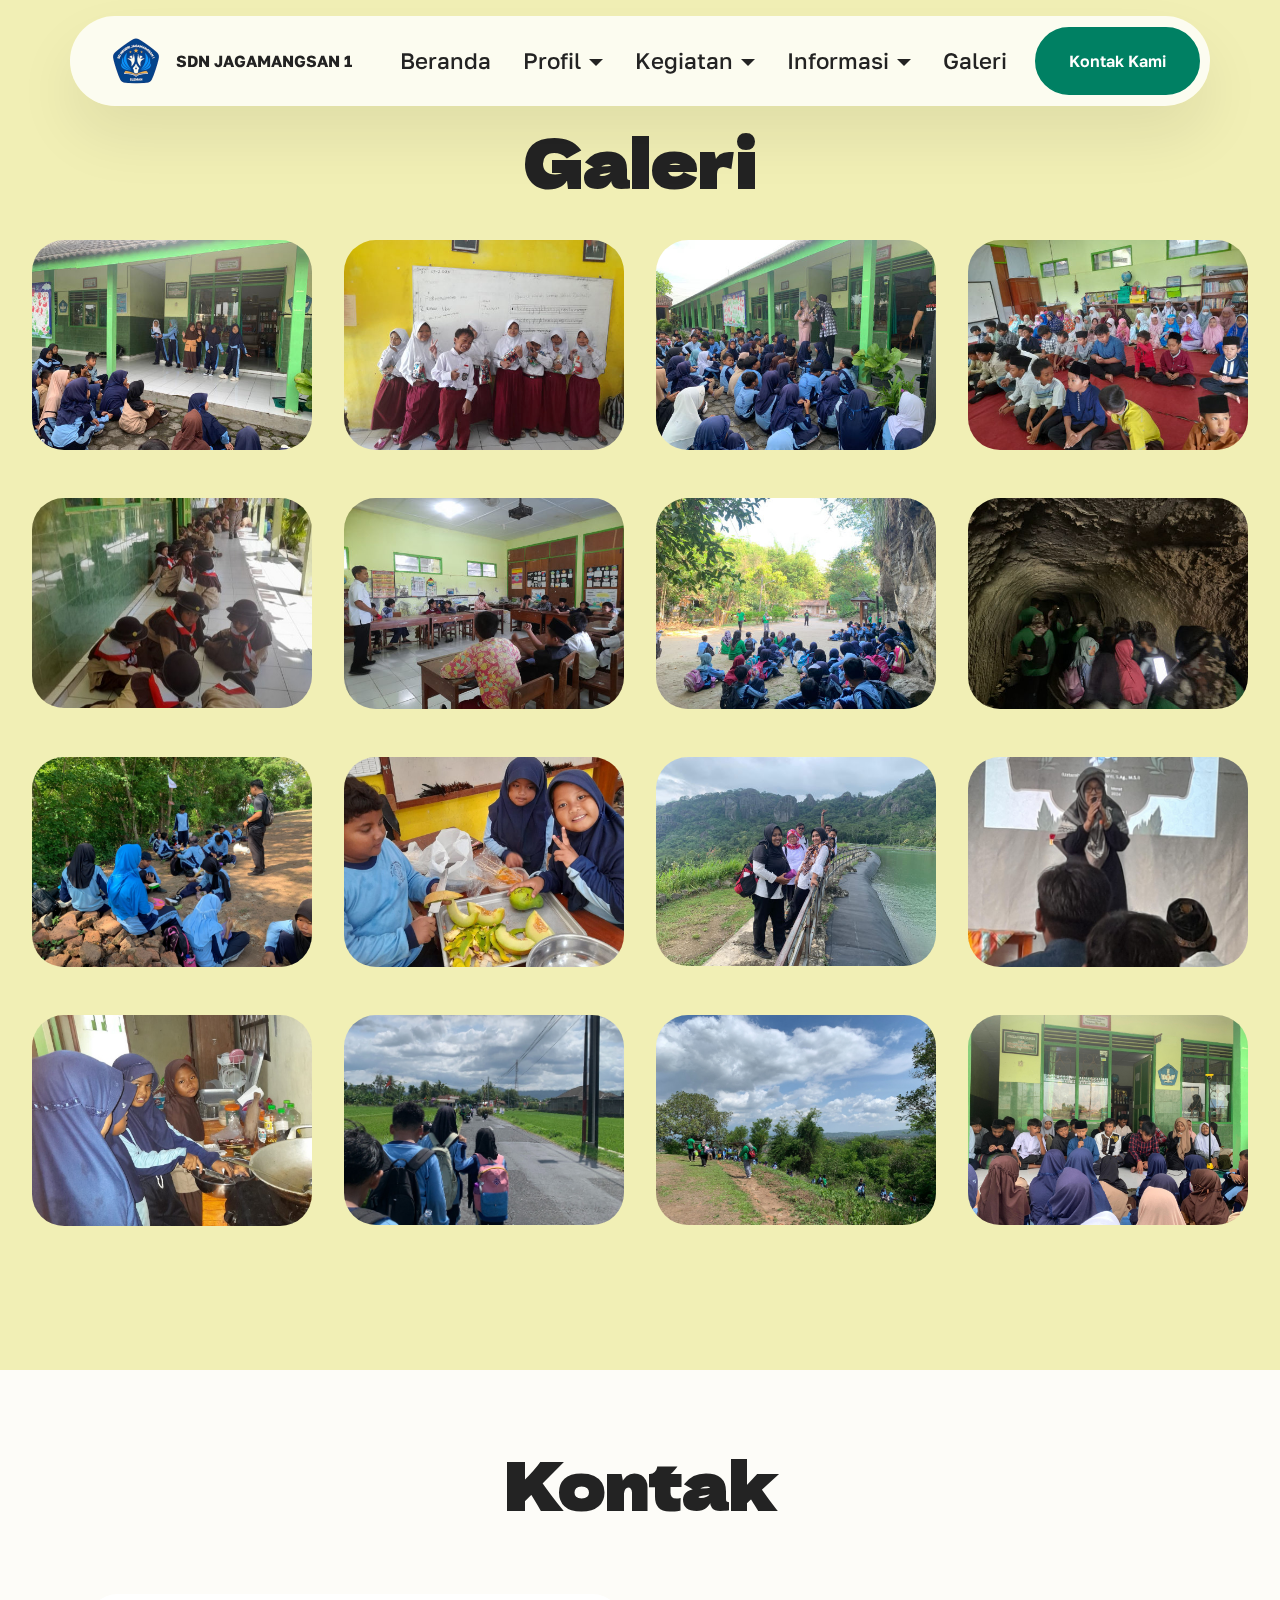
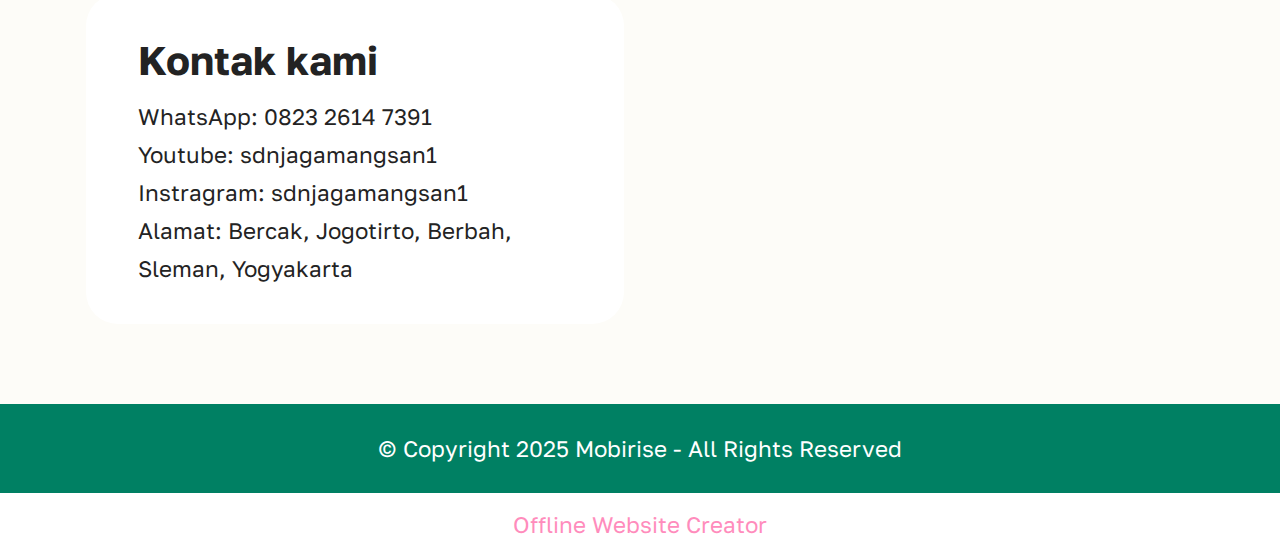
<file: galeri.html>
<!DOCTYPE html>
<html  >
<head>
  <!-- Site made with Mobirise Website Builder v5.9.6, https://mobirise.com -->
  <meta charset="UTF-8">
  <meta http-equiv="X-UA-Compatible" content="IE=edge">
  <meta name="generator" content="Mobirise v5.9.6, mobirise.com">
  <meta name="viewport" content="width=device-width, initial-scale=1, minimum-scale=1">
  <link rel="shortcut icon" href="assets/images/channels4-profile-removebg-preview-96x96.png" type="image/x-icon">
  <meta name="description" content="">
  
  
  <title>Galeri</title>
  <link rel="stylesheet" href="assets/web/assets/mobirise-icons2/mobirise2.css">
  <link rel="stylesheet" href="assets/bootstrap/css/bootstrap.min.css">
  <link rel="stylesheet" href="assets/bootstrap/css/bootstrap-grid.min.css">
  <link rel="stylesheet" href="assets/bootstrap/css/bootstrap-reboot.min.css">
  <link rel="stylesheet" href="assets/dropdown/css/style.css">
  <link rel="stylesheet" href="assets/theme/css/style.css">
  <link rel="preload" href="https://fonts.googleapis.com/css?family=Dela+Gothic+One:400&display=swap" as="style" onload="this.onload=null;this.rel='stylesheet'">
  <noscript><link rel="stylesheet" href="https://fonts.googleapis.com/css?family=Dela+Gothic+One:400&display=swap"></noscript>
  <link rel="preload" href="https://fonts.googleapis.com/css?family=Golos+Text:400,500,600,700,800,900&display=swap" as="style" onload="this.onload=null;this.rel='stylesheet'">
  <noscript><link rel="stylesheet" href="https://fonts.googleapis.com/css?family=Golos+Text:400,500,600,700,800,900&display=swap"></noscript>
  <link rel="preload" as="style" href="assets/mobirise/css/mbr-additional.css"><link rel="stylesheet" href="assets/mobirise/css/mbr-additional.css" type="text/css">

  
  
  
</head>
<body>
  
  <section data-bs-version="5.1" class="menu menu1 cid-u5FLJ7uBLd" once="menu" id="menu01-2s">
	

	<nav class="navbar navbar-dropdown navbar-fixed-top navbar-expand-lg">
		<div class="container">
			<div class="navbar-brand">
				<span class="navbar-logo">
					<a href="https://mobiri.se">
						<img src="assets/images/channels4-profile-removebg-preview-96x96.png" alt="Mobirise Website Builder" style="height: 3rem;">
					</a>
				</span>
				<span class="navbar-caption-wrap"><a class="navbar-caption text-black display-4" href="https://mobiri.se">SDN JAGAMANGSAN 1</a></span>
			</div>
			<button class="navbar-toggler" type="button" data-toggle="collapse" data-bs-toggle="collapse" data-target="#navbarSupportedContent" data-bs-target="#navbarSupportedContent" aria-controls="navbarNavAltMarkup" aria-expanded="false" aria-label="Toggle navigation">
				<div class="hamburger">
					<span></span>
					<span></span>
					<span></span>
					<span></span>
				</div>
			</button>
			<div class="collapse navbar-collapse" id="navbarSupportedContent">
				<ul class="navbar-nav nav-dropdown" data-app-modern-menu="true"><li class="nav-item">
						<a class="nav-link link text-black text-primary display-7" href="index.html">Beranda</a>
					</li>
					<li class="nav-item dropdown">
						<a class="nav-link link text-black dropdown-toggle display-7" href="https://mobiri.se" aria-expanded="false" data-toggle="dropdown-submenu" data-bs-toggle="dropdown" data-bs-auto-close="outside">Profil</a><div class="dropdown-menu" aria-labelledby="dropdown-407"><a class="text-black dropdown-item text-primary display-7" href="sejarah.html">Sejarah</a><a class="text-black show dropdown-item text-primary display-7" href="visi-misi.html">Visi Misi</a><a class="text-black dropdown-item text-primary display-7" href="struktur-oganisasi.html">Struktur Organisasi</a><a class="text-black show dropdown-item text-primary display-7" href="tenaga-pendidik.html">Tenaga Pendidik</a><a class="text-black show dropdown-item text-primary display-7" href="fasilitas.html">Fasilitas</a></div>
					</li>
					<li class="nav-item dropdown">
						<a class="nav-link link text-black dropdown-toggle display-7" href="https://mobiri.se" data-toggle="dropdown-submenu" data-bs-toggle="dropdown" data-bs-auto-close="outside" aria-expanded="false">Kegiatan</a><div class="dropdown-menu" aria-labelledby="dropdown-950"><a class="text-black dropdown-item text-primary display-7" href="intrakurikuler.html">Intrakurikuler</a><a class="text-black show dropdown-item text-primary display-7" href="ekstrakurikuler.html">Ekstrakurikuler</a></div>
					</li><li class="nav-item dropdown"><a class="nav-link link text-black dropdown-toggle display-7" href="https://mobiri.se" data-toggle="dropdown-submenu" data-bs-toggle="dropdown" data-bs-auto-close="outside" aria-expanded="false">Informasi</a><div class="dropdown-menu" aria-labelledby="dropdown-753"><a class="text-black dropdown-item text-primary display-7" href="pengumuman.html">Pengumuman</a><a class="text-black show dropdown-item text-primary display-7" href="pendaftaran.html">Pendaftaran</a></div></li><li class="nav-item"><a class="nav-link link text-black text-primary display-7" href="galeri.html">Galeri</a></li></ul>
				
				<div class="navbar-buttons mbr-section-btn"><a class="btn btn-danger display-4" href="kontak-kami.html">Kontak Kami</a></div>
			</div>
		</div>
	</nav>
</section>

<section data-bs-version="5.1" class="gallery1 mbr-gallery cid-u5FLZ9T0L6" id="gallery01-2z">
    

    
    

    <div class="container-fluid">
        <div class="row justify-content-center">
            <div class="col-12 content-head">
                <div class="mb-5">
                    <h3 class="mbr-section-title mbr-fonts-style align-center m-0 display-2"><strong>Galeri</strong></h3>
                    
                </div>
            </div>
        </div>
        
        <div class="row mbr-gallery">
            <div class="col-12 col-md-6 col-lg-3 item gallery-image">
                <div class="item-wrapper mb-3" data-toggle="modal" data-bs-toggle="modal" data-target="#ucJd0qrYjL-modal" data-bs-target="#ucJd0qrYjL-modal">
                    <img class="w-100" src="assets/images/whatsapp-image-2024-03-09-at-16.23.35-518x388.jpg" alt="Mobirise Website Builder" data-slide-to="0" data-bs-slide-to="0" data-target="#lb-ucJd0qrYjL" data-bs-target="#lb-ucJd0qrYjL">
                    <div class="icon-wrapper">
                        <span class="mobi-mbri mobi-mbri-search mbr-iconfont mbr-iconfont-btn"></span>
                    </div>
                </div>
                
            </div>
            <div class="col-12 col-md-6 col-lg-3 item gallery-image">
                <div class="item-wrapper mb-3" data-toggle="modal" data-bs-toggle="modal" data-target="#ucJd0qrYjL-modal" data-bs-target="#ucJd0qrYjL-modal">
                    <img class="w-100" src="assets/images/bu-karni-p5-518x389.jpg" alt="Mobirise Website Builder" data-slide-to="1" data-bs-slide-to="1" data-target="#lb-ucJd0qrYjL" data-bs-target="#lb-ucJd0qrYjL">
                    <div class="icon-wrapper">
                        <span class="mobi-mbri mobi-mbri-search mbr-iconfont mbr-iconfont-btn"></span>
                    </div>
                </div>
                
            </div>
            <div class="col-12 col-md-6 col-lg-3 item gallery-image">
                <div class="item-wrapper mb-3" data-toggle="modal" data-bs-toggle="modal" data-target="#ucJd0qrYjL-modal" data-bs-target="#ucJd0qrYjL-modal">
                    <img class="w-100" src="assets/images/whatsapp-image-2024-03-09-at-16.23.41-518x388.jpg" alt="Mobirise Website Builder" data-slide-to="2" data-bs-slide-to="2" data-target="#lb-ucJd0qrYjL" data-bs-target="#lb-ucJd0qrYjL">
                    <div class="icon-wrapper">
                        <span class="mobi-mbri mobi-mbri-search mbr-iconfont mbr-iconfont-btn"></span>
                    </div>
                </div>
                
            </div>
            <div class="col-12 col-md-6 col-lg-3 item gallery-image">
                <div class="item-wrapper mb-3" data-toggle="modal" data-bs-toggle="modal" data-target="#ucJd0qrYjL-modal" data-bs-target="#ucJd0qrYjL-modal">
                    <img class="w-100" src="assets/images/pesantren-kilat-1-518x389.jpg" alt="Mobirise Website Builder" data-slide-to="3" data-bs-slide-to="3" data-target="#lb-ucJd0qrYjL" data-bs-target="#lb-ucJd0qrYjL">
                    <div class="icon-wrapper">
                        <span class="mobi-mbri mobi-mbri-search mbr-iconfont mbr-iconfont-btn"></span>
                    </div>
                </div>
                
            </div>
            <div class="col-12 col-md-6 col-lg-3 item gallery-image">
                <div class="item-wrapper mb-3" data-toggle="modal" data-bs-toggle="modal" data-target="#ucJd0qrYjL-modal" data-bs-target="#ucJd0qrYjL-modal">
                    <img class="w-100" src="assets/images/pramuka-1-518x691.jpeg" alt="Mobirise Website Builder" data-slide-to="4" data-bs-slide-to="4" data-target="#lb-ucJd0qrYjL" data-bs-target="#lb-ucJd0qrYjL">
                    <div class="icon-wrapper">
                        <span class="mobi-mbri mobi-mbri-search mbr-iconfont mbr-iconfont-btn"></span>
                    </div>
                </div>
                
            </div>
            <div class="col-12 col-md-6 col-lg-3 item gallery-image">
                <div class="item-wrapper mb-3" data-toggle="modal" data-bs-toggle="modal" data-target="#ucJd0qrYjL-modal" data-bs-target="#ucJd0qrYjL-modal">
                    <img class="w-100" src="assets/images/whatsapp-image-2024-04-25-at-10.26.20-518x389.jpg" alt="Mobirise Website Builder" data-slide-to="5" data-bs-slide-to="5" data-target="#lb-ucJd0qrYjL" data-bs-target="#lb-ucJd0qrYjL">
                    <div class="icon-wrapper">
                        <span class="mobi-mbri mobi-mbri-search mbr-iconfont mbr-iconfont-btn"></span>
                    </div>
                </div>
                
            </div>
            <div class="col-12 col-md-6 col-lg-3 item gallery-image">
                <div class="item-wrapper mb-3" data-toggle="modal" data-bs-toggle="modal" data-target="#ucJd0qrYjL-modal" data-bs-target="#ucJd0qrYjL-modal">
                    <img class="w-100" src="assets/images/whatsapp-image-2024-04-25-at-10.34.03-1-518x389.jpg" alt="Mobirise Website Builder" data-slide-to="6" data-bs-slide-to="6" data-target="#lb-ucJd0qrYjL" data-bs-target="#lb-ucJd0qrYjL">
                    <div class="icon-wrapper">
                        <span class="mobi-mbri mobi-mbri-search mbr-iconfont mbr-iconfont-btn"></span>
                    </div>
                </div>
                
            </div>
            <div class="col-12 col-md-6 col-lg-3 item gallery-image">
                <div class="item-wrapper mb-3" data-toggle="modal" data-bs-toggle="modal" data-target="#ucJd0qrYjL-modal" data-bs-target="#ucJd0qrYjL-modal">
                    <img class="w-100" src="assets/images/whatsapp-image-2024-04-25-at-10.34.03-518x389.jpg" alt="Mobirise Website Builder" data-slide-to="7" data-bs-slide-to="7" data-target="#lb-ucJd0qrYjL" data-bs-target="#lb-ucJd0qrYjL">
                    <div class="icon-wrapper">
                        <span class="mobi-mbri mobi-mbri-search mbr-iconfont mbr-iconfont-btn"></span>
                    </div>
                </div>
                
            </div><div class="col-12 col-md-6 col-lg-3 item gallery-image">
                <div class="item-wrapper mb-3" data-toggle="modal" data-bs-toggle="modal" data-target="#ucJd0qrYjL-modal" data-bs-target="#ucJd0qrYjL-modal">
                    <img class="w-100" src="assets/images/whatsapp-image-2024-04-25-at-10.34.02-1-1600x1200.jpeg" alt="Mobirise Website Builder" data-slide-to="8" data-bs-slide-to="8" data-target="#lb-ucJd0qrYjL" data-bs-target="#lb-ucJd0qrYjL">
                    <div class="icon-wrapper">
                        <span class="mobi-mbri mobi-mbri-search mbr-iconfont mbr-iconfont-btn"></span>
                    </div>
                </div>
                
            </div><div class="col-12 col-md-6 col-lg-3 item gallery-image">
                <div class="item-wrapper mb-3" data-toggle="modal" data-bs-toggle="modal" data-target="#ucJd0qrYjL-modal" data-bs-target="#ucJd0qrYjL-modal">
                    <img class="w-100" src="assets/images/p5-bu-karni-960x1280.jpeg" alt="Mobirise Website Builder" data-slide-to="9" data-bs-slide-to="9" data-target="#lb-ucJd0qrYjL" data-bs-target="#lb-ucJd0qrYjL">
                    <div class="icon-wrapper">
                        <span class="mobi-mbri mobi-mbri-search mbr-iconfont mbr-iconfont-btn"></span>
                    </div>
                </div>
                
            </div><div class="col-12 col-md-6 col-lg-3 item gallery-image">
                <div class="item-wrapper mb-3" data-toggle="modal" data-bs-toggle="modal" data-target="#ucJd0qrYjL-modal" data-bs-target="#ucJd0qrYjL-modal">
                    <img class="w-100" src="assets/images/whatsapp-image-2024-04-30-at-08.02.32-518x388.jpg" alt="Mobirise Website Builder" data-slide-to="10" data-bs-slide-to="10" data-target="#lb-ucJd0qrYjL" data-bs-target="#lb-ucJd0qrYjL">
                    <div class="icon-wrapper">
                        <span class="mobi-mbri mobi-mbri-search mbr-iconfont mbr-iconfont-btn"></span>
                    </div>
                </div>
                
            </div><div class="col-12 col-md-6 col-lg-3 item gallery-image">
                <div class="item-wrapper mb-3" data-toggle="modal" data-bs-toggle="modal" data-target="#ucJd0qrYjL-modal" data-bs-target="#ucJd0qrYjL-modal">
                    <img class="w-100" src="assets/images/peantren-kilat-6-1200x1600.jpeg" alt="Mobirise Website Builder" data-slide-to="11" data-bs-slide-to="11" data-target="#lb-ucJd0qrYjL" data-bs-target="#lb-ucJd0qrYjL">
                    <div class="icon-wrapper">
                        <span class="mobi-mbri mobi-mbri-search mbr-iconfont mbr-iconfont-btn"></span>
                    </div>
                </div>
                
            </div><div class="col-12 col-md-6 col-lg-3 item gallery-image">
                <div class="item-wrapper mb-3" data-toggle="modal" data-bs-toggle="modal" data-target="#ucJd0qrYjL-modal" data-bs-target="#ucJd0qrYjL-modal">
                    <img class="w-100" src="assets/images/p5-bu-karni-1-960x1280.jpeg" alt="Mobirise Website Builder" data-slide-to="12" data-bs-slide-to="12" data-target="#lb-ucJd0qrYjL" data-bs-target="#lb-ucJd0qrYjL">
                    <div class="icon-wrapper">
                        <span class="mobi-mbri mobi-mbri-search mbr-iconfont mbr-iconfont-btn"></span>
                    </div>
                </div>
                
            </div><div class="col-12 col-md-6 col-lg-3 item gallery-image">
                <div class="item-wrapper mb-3" data-toggle="modal" data-bs-toggle="modal" data-target="#ucJd0qrYjL-modal" data-bs-target="#ucJd0qrYjL-modal">
                    <img class="w-100" src="assets/images/whatsapp-image-2024-04-25-at-10.33.56-1600x1200.jpeg" alt="Mobirise Website Builder" data-slide-to="13" data-bs-slide-to="13" data-target="#lb-ucJd0qrYjL" data-bs-target="#lb-ucJd0qrYjL">
                    <div class="icon-wrapper">
                        <span class="mobi-mbri mobi-mbri-search mbr-iconfont mbr-iconfont-btn"></span>
                    </div>
                </div>
                
            </div><div class="col-12 col-md-6 col-lg-3 item gallery-image">
                <div class="item-wrapper mb-3" data-toggle="modal" data-bs-toggle="modal" data-target="#ucJd0qrYjL-modal" data-bs-target="#ucJd0qrYjL-modal">
                    <img class="w-100" src="assets/images/whatsapp-image-2024-04-25-at-10.33.59-1600x1200.jpeg" alt="Mobirise Website Builder" data-slide-to="14" data-bs-slide-to="14" data-target="#lb-ucJd0qrYjL" data-bs-target="#lb-ucJd0qrYjL">
                    <div class="icon-wrapper">
                        <span class="mobi-mbri mobi-mbri-search mbr-iconfont mbr-iconfont-btn"></span>
                    </div>
                </div>
                
            </div><div class="col-12 col-md-6 col-lg-3 item gallery-image">
                <div class="item-wrapper mb-3" data-toggle="modal" data-bs-toggle="modal" data-target="#ucJd0qrYjL-modal" data-bs-target="#ucJd0qrYjL-modal">
                    <img class="w-100" src="assets/images/whatsapp-image-2024-03-09-at-16.23.39-4032x3024.jpg" alt="Mobirise Website Builder" data-slide-to="15" data-bs-slide-to="15" data-target="#lb-ucJd0qrYjL" data-bs-target="#lb-ucJd0qrYjL">
                    <div class="icon-wrapper">
                        <span class="mobi-mbri mobi-mbri-search mbr-iconfont mbr-iconfont-btn"></span>
                    </div>
                </div>
                
            </div>
        </div>

        <div class="modal mbr-slider" tabindex="-1" role="dialog" aria-hidden="true" id="ucJd0qrYjL-modal">
            <div class="modal-dialog" role="document">
                <div class="modal-content">
                    <div class="modal-body">
                        <div class="carousel slide" data-pause="false" data-bs-pause="false" id="lb-ucJd0qrYjL" data-interval="5000" data-bs-interval="5000">
                            <div class="carousel-inner">
                                <div class="carousel-item active">
                                    <img class="d-block w-100" src="assets/images/whatsapp-image-2024-03-09-at-16.23.35-518x388.jpg" alt="Mobirise Website Builder">
                                </div>
                                <div class="carousel-item">
                                    <img class="d-block w-100" src="assets/images/bu-karni-p5-518x389.jpg" alt="Mobirise Website Builder">
                                </div>
                                <div class="carousel-item">
                                    <img class="d-block w-100" src="assets/images/whatsapp-image-2024-03-09-at-16.23.41-518x388.jpg" alt="Mobirise Website Builder">
                                </div>
                                <div class="carousel-item">
                                    <img class="d-block w-100" src="assets/images/pesantren-kilat-1-518x389.jpg" alt="Mobirise Website Builder">
                                </div>
                                <div class="carousel-item">
                                    <img class="d-block w-100" src="assets/images/pramuka-1-518x691.jpeg" alt="Mobirise Website Builder">
                                </div>
                                <div class="carousel-item">
                                    <img class="d-block w-100" src="assets/images/whatsapp-image-2024-04-25-at-10.26.20-518x389.jpg" alt="Mobirise Website Builder">
                                </div>
                                <div class="carousel-item">
                                    <img class="d-block w-100" src="assets/images/whatsapp-image-2024-04-25-at-10.34.03-1-518x389.jpg" alt="Mobirise Website Builder">
                                </div>
                                <div class="carousel-item">
                                    <img class="d-block w-100" src="assets/images/whatsapp-image-2024-04-25-at-10.34.03-518x389.jpg" alt="Mobirise Website Builder">
                                </div><div class="carousel-item">
                                    <img class="d-block w-100" src="assets/images/whatsapp-image-2024-04-25-at-10.34.02-1-1600x1200.jpeg" alt="Mobirise Website Builder">
                                </div><div class="carousel-item">
                                    <img class="d-block w-100" src="assets/images/p5-bu-karni-960x1280.jpeg" alt="Mobirise Website Builder">
                                </div><div class="carousel-item">
                                    <img class="d-block w-100" src="assets/images/whatsapp-image-2024-04-30-at-08.02.32-518x388.jpg" alt="Mobirise Website Builder">
                                </div><div class="carousel-item">
                                    <img class="d-block w-100" src="assets/images/peantren-kilat-6-1200x1600.jpeg" alt="Mobirise Website Builder">
                                </div><div class="carousel-item">
                                    <img class="d-block w-100" src="assets/images/p5-bu-karni-1-960x1280.jpeg" alt="Mobirise Website Builder">
                                </div><div class="carousel-item">
                                    <img class="d-block w-100" src="assets/images/whatsapp-image-2024-04-25-at-10.33.56-1600x1200.jpeg" alt="Mobirise Website Builder">
                                </div><div class="carousel-item">
                                    <img class="d-block w-100" src="assets/images/whatsapp-image-2024-04-25-at-10.33.59-1600x1200.jpeg" alt="Mobirise Website Builder">
                                </div><div class="carousel-item">
                                    <img class="d-block w-100" src="assets/images/whatsapp-image-2024-03-09-at-16.23.39-4032x3024.jpg" alt="Mobirise Website Builder">
                                </div>
                            </div>
                            <ol class="carousel-indicators">
                                <li data-slide-to="0" data-bs-slide-to="0" class="active" data-target="#lb-ucJd0qrYjL" data-bs-target="#lb-ucJd0qrYjL"></li>
                                <li data-slide-to="1" data-bs-slide-to="1" data-target="#lb-ucJd0qrYjL" data-bs-target="#lb-ucJd0qrYjL"></li>
                                <li data-slide-to="2" data-bs-slide-to="2" data-target="#lb-ucJd0qrYjL" data-bs-target="#lb-ucJd0qrYjL"></li>
                                <li data-slide-to="3" data-bs-slide-to="3" data-target="#lb-ucJd0qrYjL" data-bs-target="#lb-ucJd0qrYjL"></li>
                                <li data-slide-to="4" data-bs-slide-to="4" data-target="#lb-ucJd0qrYjL" data-bs-target="#lb-ucJd0qrYjL"></li>
                                <li data-slide-to="5" data-bs-slide-to="5" data-target="#lb-ucJd0qrYjL" data-bs-target="#lb-ucJd0qrYjL"></li>
                                <li data-slide-to="6" data-bs-slide-to="6" data-target="#lb-ucJd0qrYjL" data-bs-target="#lb-ucJd0qrYjL"></li>
                                <li data-slide-to="7" data-bs-slide-to="7" data-target="#lb-ucJd0qrYjL" data-bs-target="#lb-ucJd0qrYjL"></li><li data-slide-to="8" data-bs-slide-to="8" data-target="#lb-ucJd0qrYjL" data-bs-target="#lb-ucJd0qrYjL"></li><li data-slide-to="9" data-bs-slide-to="9" data-target="#lb-ucJd0qrYjL" data-bs-target="#lb-ucJd0qrYjL"></li><li data-slide-to="10" data-bs-slide-to="10" data-target="#lb-ucJd0qrYjL" data-bs-target="#lb-ucJd0qrYjL"></li><li data-slide-to="11" data-bs-slide-to="11" data-target="#lb-ucJd0qrYjL" data-bs-target="#lb-ucJd0qrYjL"></li><li data-slide-to="12" data-bs-slide-to="12" data-target="#lb-ucJd0qrYjL" data-bs-target="#lb-ucJd0qrYjL"></li><li data-slide-to="13" data-bs-slide-to="13" data-target="#lb-ucJd0qrYjL" data-bs-target="#lb-ucJd0qrYjL"></li><li data-slide-to="14" data-bs-slide-to="14" data-target="#lb-ucJd0qrYjL" data-bs-target="#lb-ucJd0qrYjL"></li><li data-slide-to="15" data-bs-slide-to="15" data-target="#lb-ucJd0qrYjL" data-bs-target="#lb-ucJd0qrYjL"></li>
                            </ol>
                            <a role="button" href="" class="close" data-dismiss="modal" data-bs-dismiss="modal" aria-label="Close">
                            </a>
                            <a class="carousel-control-prev carousel-control" role="button" data-slide="prev" data-bs-slide="prev" href="#lb-ucJd0qrYjL">
                                <span class="mobi-mbri mobi-mbri-arrow-prev" aria-hidden="true"></span>
                                <span class="sr-only visually-hidden">Previous</span>
                            </a>
                            <a class="carousel-control-next carousel-control" role="button" data-slide="next" data-bs-slide="next" href="#lb-ucJd0qrYjL">
                                <span class="mobi-mbri mobi-mbri-arrow-next" aria-hidden="true"></span>
                                <span class="sr-only visually-hidden">Next</span>
                            </a>
                        </div>
                    </div>
                </div>
            </div>
        </div>
    </div>
</section>

<section data-bs-version="5.1" class="contacts2 map1 cid-uascTMrOz0" id="contacts02-4d">

    

    
    <div class="container">
        <div class="row justify-content-center">
            <div class="col-12 content-head">
                <div class="mbr-section-head mb-5">
                    <h3 class="mbr-section-title mbr-fonts-style align-center mb-0 display-2">
                        <strong>Kontak</strong></h3>
                    
                </div>
            </div>
        </div>
        <div class="row justify-content-center mt-4">
            <div class="card col-12 col-md-6">
                <div class="card-wrapper">
                    <div class="text-wrapper">
                        <h5 class="cardTitle mbr-fonts-style mb-2 display-5">
                        <strong>Kontak kami</strong></h5>
                    <ul class="list mbr-fonts-style display-7">
                        <li class="mbr-text item-wrap"><span style="font-size: 1.4rem;">WhatsApp: 0823 2614 7391</span><br></li>
                        <li class="mbr-text item-wrap">Youtube: sdnjagamangsan1</li>
                        <li class="mbr-text item-wrap">Instragram: sdnjagamangsan1</li><li class="mbr-text item-wrap">Alamat: Bercak, Jogotirto, Berbah, Sleman, Yogyakarta</li>
                    </ul>
                    </div>
                </div>
            </div>
            <div class="map-wrapper col-12 col-md-6">
                <div class="google-map"><iframe frameborder="0" style="border:0" src="https://www.google.com/maps/embed?pb=!1m18!1m12!1m3!1d3952.758239607634!2d110.47816917468333!3d-7.81539607760584!2m3!1f0!2f0!3f0!3m2!1i1024!2i768!4f13.1!3m3!1m2!1s0x2e7a505c04a96737%3A0x9ee2228bad907ce1!2sSD%20Negeri%20Jagamangsan%201%20Jogotirto%20Berbah%20Sleman!5e0!3m2!1sid!2sid!4v1709206261311!5m2!1sid!2sid" allowfullscreen=""></iframe></div>
            </div>
        </div>
    </div>
</section>

<section data-bs-version="5.1" class="footer4 cid-u5FLJaj7Ll" once="footers" id="footer04-2x">

    

    

    <div class="container">
        <div class="media-container-row align-center mbr-white">
            <div class="col-12">
                <p class="mbr-text mb-0 mbr-fonts-style display-7">
                    © Copyright 2025 Mobirise - All Rights Reserved
                </p>
            </div>
        </div>
    </div>
</section><section class="display-7" style="padding: 0;align-items: center;justify-content: center;flex-wrap: wrap;    align-content: center;display: flex;position: relative;height: 4rem;"><a href="https://mobiri.se/3088887" style="flex: 1 1;height: 4rem;position: absolute;width: 100%;z-index: 1;"><img alt="" style="height: 4rem;" src="[data-uri]"></a><p style="margin: 0;text-align: center;" class="display-7">&#8204;</p><a style="z-index:1" href="https://mobirise.com/offline-website-builder.html">Offline Website Creator</a></section><script src="assets/bootstrap/js/bootstrap.bundle.min.js"></script>  <script src="assets/smoothscroll/smooth-scroll.js"></script>  <script src="assets/ytplayer/index.js"></script>  <script src="assets/dropdown/js/navbar-dropdown.js"></script>  <script src="assets/theme/js/script.js"></script>  
  
  
</body>
</html>
</file>
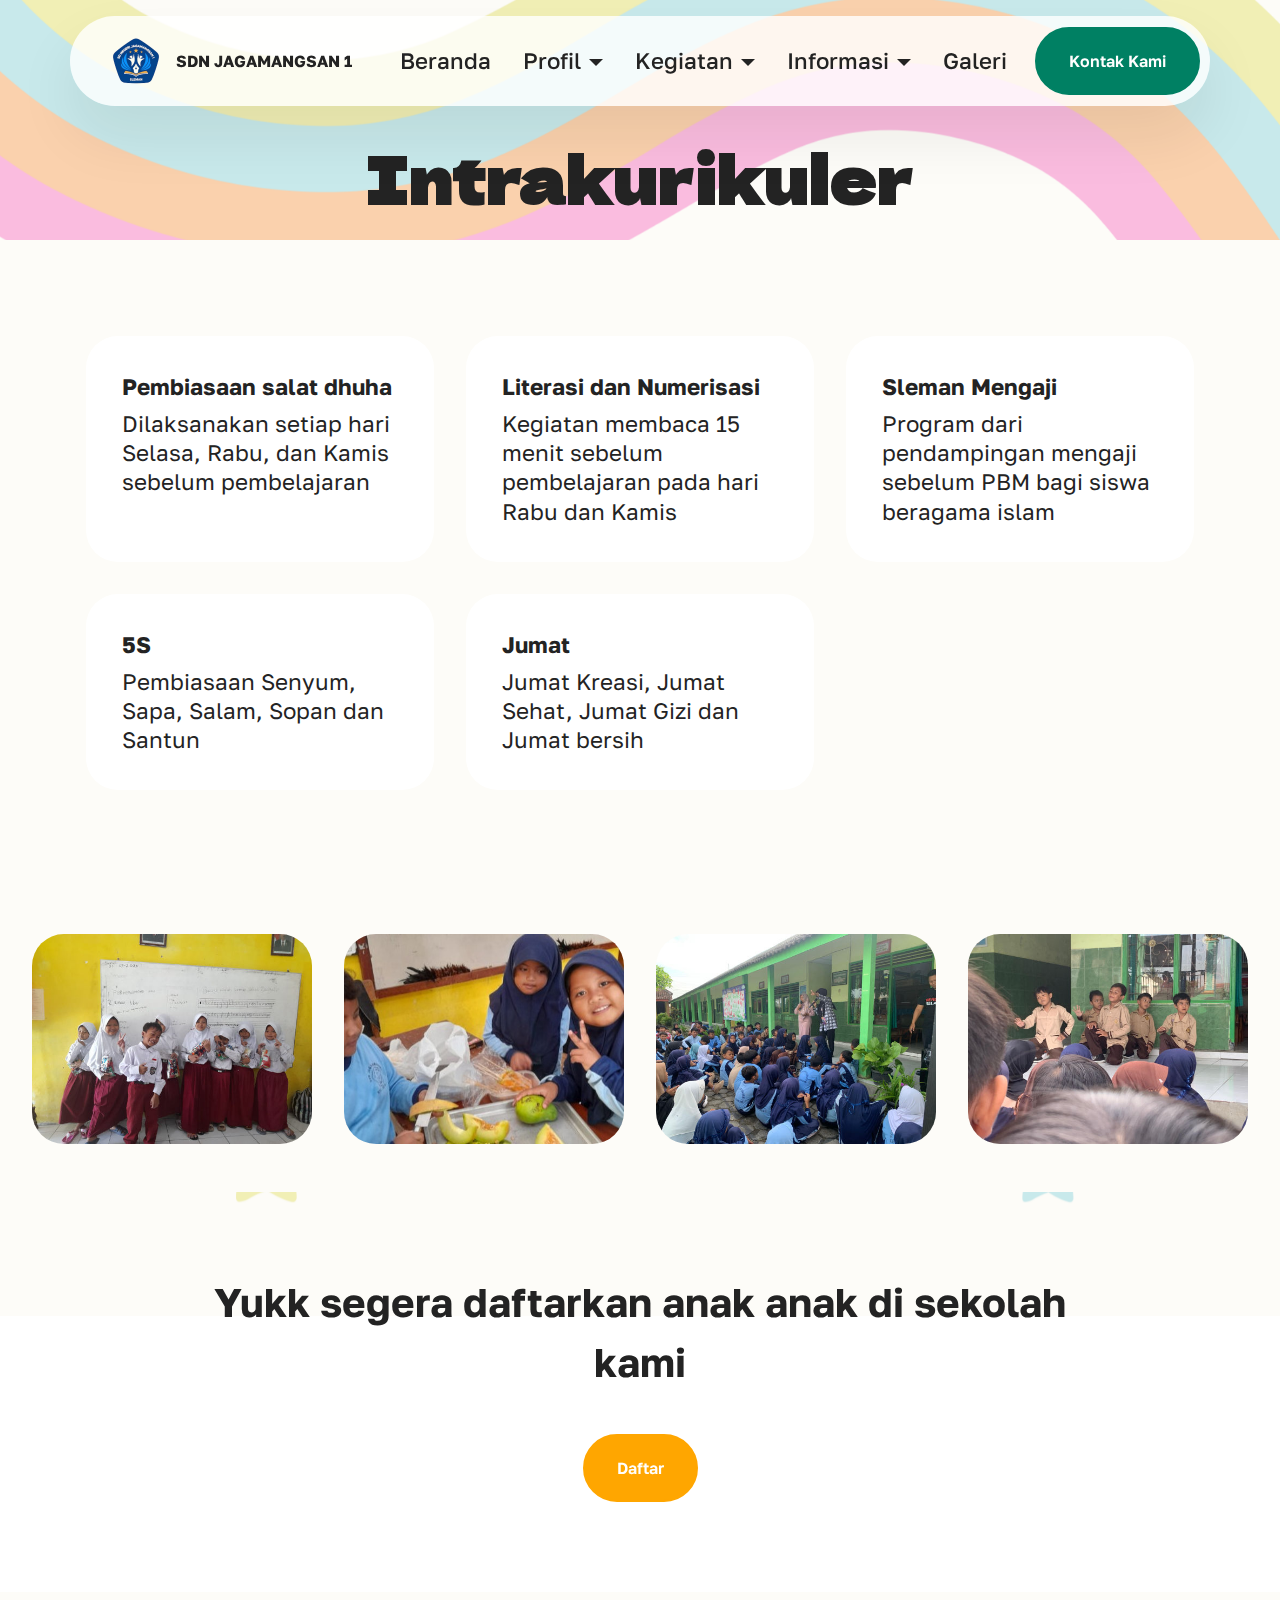
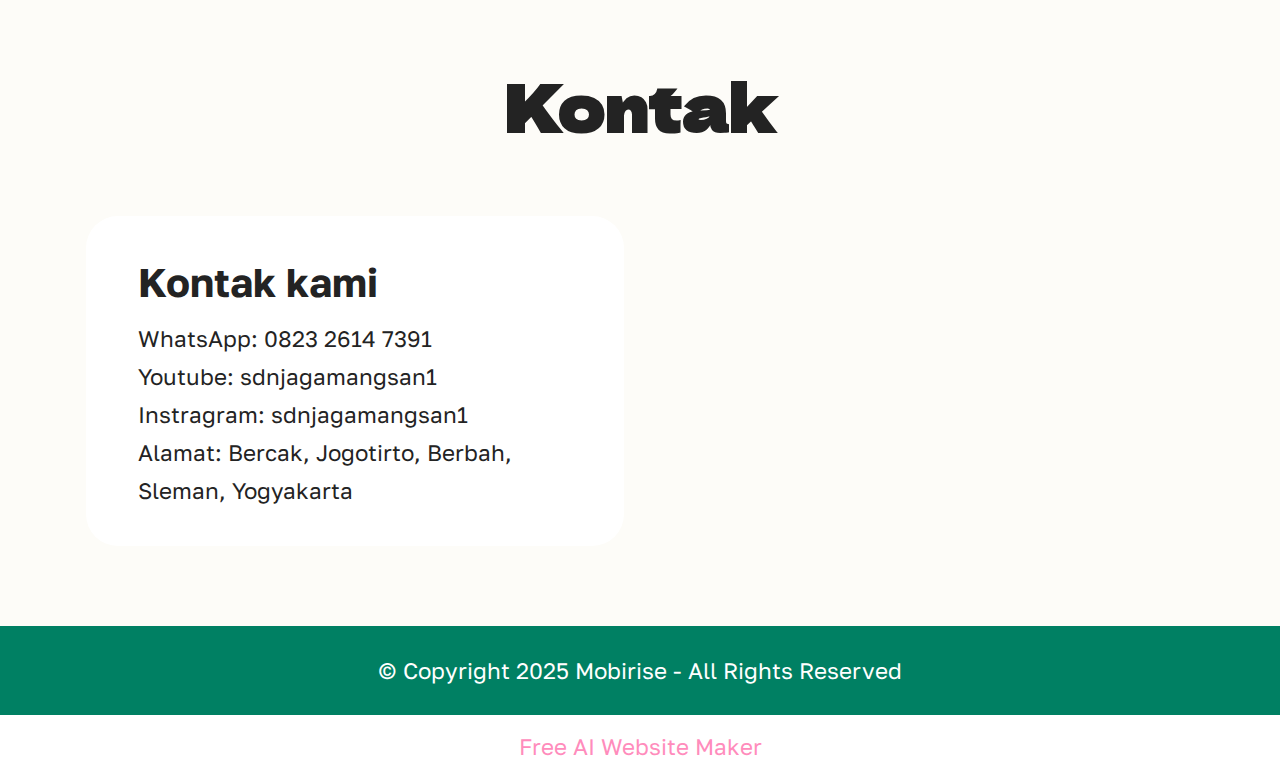
<file: intrakurikuler.html>
<!DOCTYPE html>
<html  >
<head>
  <!-- Site made with Mobirise Website Builder v5.9.6, https://mobirise.com -->
  <meta charset="UTF-8">
  <meta http-equiv="X-UA-Compatible" content="IE=edge">
  <meta name="generator" content="Mobirise v5.9.6, mobirise.com">
  <meta name="viewport" content="width=device-width, initial-scale=1, minimum-scale=1">
  <link rel="shortcut icon" href="assets/images/channels4-profile-removebg-preview-96x96.png" type="image/x-icon">
  <meta name="description" content="">
  
  
  <title>Intrakurikuler</title>
  <link rel="stylesheet" href="assets/web/assets/mobirise-icons2/mobirise2.css">
  <link rel="stylesheet" href="assets/bootstrap/css/bootstrap.min.css">
  <link rel="stylesheet" href="assets/bootstrap/css/bootstrap-grid.min.css">
  <link rel="stylesheet" href="assets/bootstrap/css/bootstrap-reboot.min.css">
  <link rel="stylesheet" href="assets/parallax/jarallax.css">
  <link rel="stylesheet" href="assets/dropdown/css/style.css">
  <link rel="stylesheet" href="assets/theme/css/style.css">
  <link rel="preload" href="https://fonts.googleapis.com/css?family=Dela+Gothic+One:400&display=swap" as="style" onload="this.onload=null;this.rel='stylesheet'">
  <noscript><link rel="stylesheet" href="https://fonts.googleapis.com/css?family=Dela+Gothic+One:400&display=swap"></noscript>
  <link rel="preload" href="https://fonts.googleapis.com/css?family=Golos+Text:400,500,600,700,800,900&display=swap" as="style" onload="this.onload=null;this.rel='stylesheet'">
  <noscript><link rel="stylesheet" href="https://fonts.googleapis.com/css?family=Golos+Text:400,500,600,700,800,900&display=swap"></noscript>
  <link rel="preload" as="style" href="assets/mobirise/css/mbr-additional.css"><link rel="stylesheet" href="assets/mobirise/css/mbr-additional.css" type="text/css">

  
  
  
</head>
<body>
  
  <section data-bs-version="5.1" class="menu menu1 cid-u5FECeKo9K" once="menu" id="menu01-1t">
	

	<nav class="navbar navbar-dropdown navbar-fixed-top navbar-expand-lg">
		<div class="container">
			<div class="navbar-brand">
				<span class="navbar-logo">
					<a href="https://mobiri.se">
						<img src="assets/images/channels4-profile-removebg-preview-96x96.png" alt="Mobirise Website Builder" style="height: 3rem;">
					</a>
				</span>
				<span class="navbar-caption-wrap"><a class="navbar-caption text-black display-4" href="https://mobiri.se">SDN JAGAMANGSAN 1</a></span>
			</div>
			<button class="navbar-toggler" type="button" data-toggle="collapse" data-bs-toggle="collapse" data-target="#navbarSupportedContent" data-bs-target="#navbarSupportedContent" aria-controls="navbarNavAltMarkup" aria-expanded="false" aria-label="Toggle navigation">
				<div class="hamburger">
					<span></span>
					<span></span>
					<span></span>
					<span></span>
				</div>
			</button>
			<div class="collapse navbar-collapse" id="navbarSupportedContent">
				<ul class="navbar-nav nav-dropdown" data-app-modern-menu="true"><li class="nav-item">
						<a class="nav-link link text-black text-primary display-7" href="index.html">Beranda</a>
					</li>
					<li class="nav-item dropdown">
						<a class="nav-link link text-black dropdown-toggle display-7" href="https://mobiri.se" aria-expanded="false" data-toggle="dropdown-submenu" data-bs-toggle="dropdown" data-bs-auto-close="outside">Profil</a><div class="dropdown-menu" aria-labelledby="dropdown-407"><a class="text-black dropdown-item text-primary display-7" href="sejarah.html">Sejarah</a><a class="text-black show dropdown-item text-primary display-7" href="visi-misi.html">Visi Misi</a><a class="text-black dropdown-item text-primary display-7" href="struktur-oganisasi.html">Struktur Organisasi</a><a class="text-black show dropdown-item text-primary display-7" href="tenaga-pendidik.html">Tenaga Pendidik</a><a class="text-black show dropdown-item text-primary display-7" href="fasilitas.html">Fasilitas</a></div>
					</li>
					<li class="nav-item dropdown">
						<a class="nav-link link text-black dropdown-toggle display-7" href="https://mobiri.se" data-toggle="dropdown-submenu" data-bs-toggle="dropdown" data-bs-auto-close="outside" aria-expanded="false">Kegiatan</a><div class="dropdown-menu" aria-labelledby="dropdown-950"><a class="text-black dropdown-item text-primary display-7" href="intrakurikuler.html">Intrakurikuler</a><a class="text-black show dropdown-item text-primary display-7" href="ekstrakurikuler.html">Ekstrakurikuler</a></div>
					</li><li class="nav-item dropdown"><a class="nav-link link text-black dropdown-toggle display-7" href="https://mobiri.se" data-toggle="dropdown-submenu" data-bs-toggle="dropdown" data-bs-auto-close="outside" aria-expanded="false">Informasi</a><div class="dropdown-menu" aria-labelledby="dropdown-753"><a class="text-black dropdown-item text-primary display-7" href="pengumuman.html">Pengumuman</a><a class="text-black show dropdown-item text-primary display-7" href="pendaftaran.html">Pendaftaran</a></div></li><li class="nav-item"><a class="nav-link link text-black text-primary display-7" href="galeri.html">Galeri</a></li></ul>
				
				<div class="navbar-buttons mbr-section-btn"><a class="btn btn-danger display-4" href="kontak-kami.html">Kontak Kami</a></div>
			</div>
		</div>
	</nav>
</section>

<section data-bs-version="5.1" class="article11 cid-u5FECflc4c mbr-parallax-background" id="article11-1u">
    

    
    
    <div class="container">
        <div class="row justify-content-center">
            <div class="title col-md-12 col-lg-10">
                <h3 class="mbr-section-title mbr-fonts-style align-center mt-0 mb-0 display-2">
                <strong>Intrakurikuler</strong></h3>
                
                
            </div>
        </div>
    </div>
</section>

<section data-bs-version="5.1" class="features5 cid-uaVd9gyzrc" id="features05-4f">
  

  
  
  <div class="container">
    
    <div class="row">
      
      <div class="item features-without-image col-12 col-md-6 col-lg-4 item-mb active">
        <div class="item-wrapper">
          <div class="card-box align-left">
            
            <h5 class="card-title mbr-fonts-style display-7">
              <strong>Pembiasaan salat dhuha</strong></h5>
            <p class="card-text mbr-fonts-style display-7">
              Dilaksanakan setiap hari Selasa, Rabu, dan Kamis sebelum pembelajaran</p>

            
          </div>
        </div>
      </div>
      <div class="item features-without-image col-12 col-md-6 col-lg-4 item-mb">
        <div class="item-wrapper">
          <div class="card-box align-left">
            
            <h5 class="card-title mbr-fonts-style display-7">
              <strong>Literasi dan Numerisasi</strong></h5>
            <p class="card-text mbr-fonts-style display-7">
              Kegiatan membaca 15 menit sebelum pembelajaran pada hari Rabu dan Kamis</p>

            
          </div>
        </div>
      </div><div class="item features-without-image col-12 col-md-6 col-lg-4 item-mb">
        <div class="item-wrapper">
          <div class="card-box align-left">
            
            <h5 class="card-title mbr-fonts-style display-7"><strong>Sleman Mengaji</strong></h5>
            <p class="card-text mbr-fonts-style display-7">Program dari pendampingan mengaji sebelum PBM bagi siswa beragama islam</p>

            
          </div>
        </div>
      </div><div class="item features-without-image col-12 col-md-6 col-lg-4 item-mb">
        <div class="item-wrapper">
          <div class="card-box align-left">
            
            <h5 class="card-title mbr-fonts-style display-7"><strong>5S</strong></h5>
            <p class="card-text mbr-fonts-style display-7">Pembiasaan Senyum, Sapa, Salam, Sopan dan Santun</p>

            
          </div>
        </div>
      </div><div class="item features-without-image col-12 col-md-6 col-lg-4 item-mb">
        <div class="item-wrapper">
          <div class="card-box align-left">
            
            <h5 class="card-title mbr-fonts-style display-7"><strong>Jumat</strong></h5>
            <p class="card-text mbr-fonts-style display-7">Jumat Kreasi, Jumat Sehat, Jumat Gizi dan Jumat bersih</p>

            
          </div>
        </div>
      </div>
    </div>
  </div>
</section>

<section data-bs-version="5.1" class="gallery3 cid-u5FECfKIlZ" id="gallery03-1v">
    
    
    <div class="container-fluid">
      <div class="row justify-content-center">
        <div class="col-12 content-head">
          
        </div>
      </div>
      <div class="row">
        <div class="item features-image mb-4 col-6 col-md-4 col-lg-3">
          <div class="item-wrapper">
            <div class="item-img mb-3">
              <img src="assets/images/bu-karni-p5-518x389.jpg" alt="Mobirise Website Builder" title="" data-slide-to="0" data-bs-slide-to="0">
            </div>
            
          </div>
        </div>
        <div class="item features-image mb-4 col-6 col-md-4 col-lg-3">
          <div class="item-wrapper">
            <div class="item-img mb-3">
              <img src="assets/images/p5-bu-karni-518x691.jpeg" alt="Mobirise Website Builder" title="" data-slide-to="1" data-bs-slide-to="1">
            </div>
            
          </div>
        </div>
        <div class="item features-image mb-4 col-6 col-md-4 col-lg-3">
          <div class="item-wrapper">
            <div class="item-img mb-3">
              <img src="assets/images/whatsapp-image-2024-03-09-at-16.23.41-518x388.jpg" alt="Mobirise Website Builder" title="" data-slide-to="2" data-bs-slide-to="2">
            </div>
            
          </div>
        </div>
        <div class="item features-image mb-4 col-6 col-md-4 col-lg-3">
          <div class="item-wrapper">
            <div class="item-img mb-3">
              <img src="assets/images/whatsapp-image-2024-04-22-at-08.17.10-518x388.jpg" alt="Mobirise Website Builder" title="" data-slide-to="3" data-bs-slide-to="3">
            </div>
            
          </div>
        </div>
      </div>
    </div>
  </section>

<section data-bs-version="5.1" class="article11 cid-ubo1ENFjCm mbr-parallax-background" id="article11-50">
    

    
    
    <div class="container">
        <div class="row justify-content-center">
            <div class="title col-md-12 col-lg-10">
                <h3 class="mbr-section-title mbr-fonts-style align-center mt-0 mb-0 display-5"><strong>Yukk segera daftarkan anak anak di sekolah kami</strong></h3>
                
                <div class="mbr-section-btn align-center mt-4"><a class="btn btn-secondary display-4" href="https://wa.me/6287838327234?text=Saya%20ingin%20mendapatkan%20informasi%20PPDB%20SD%20Negeri%20Jagamangsan%201">Daftar</a></div>
            </div>
        </div>
    </div>
</section>

<section data-bs-version="5.1" class="contacts2 map1 cid-uascbmtUC9" id="contacts02-49">

    

    
    <div class="container">
        <div class="row justify-content-center">
            <div class="col-12 content-head">
                <div class="mbr-section-head mb-5">
                    <h3 class="mbr-section-title mbr-fonts-style align-center mb-0 display-2">
                        <strong>Kontak</strong></h3>
                    
                </div>
            </div>
        </div>
        <div class="row justify-content-center mt-4">
            <div class="card col-12 col-md-6">
                <div class="card-wrapper">
                    <div class="text-wrapper">
                        <h5 class="cardTitle mbr-fonts-style mb-2 display-5">
                        <strong>Kontak kami</strong></h5>
                    <ul class="list mbr-fonts-style display-7">
                        <li class="mbr-text item-wrap"><span style="font-size: 1.4rem;">WhatsApp: 0823 2614 7391</span><br></li>
                        <li class="mbr-text item-wrap">Youtube: sdnjagamangsan1</li>
                        <li class="mbr-text item-wrap">Instragram: sdnjagamangsan1</li><li class="mbr-text item-wrap">Alamat: Bercak, Jogotirto, Berbah, Sleman, Yogyakarta</li>
                    </ul>
                    </div>
                </div>
            </div>
            <div class="map-wrapper col-12 col-md-6">
                <div class="google-map"><iframe frameborder="0" style="border:0" src="https://www.google.com/maps/embed?pb=!1m18!1m12!1m3!1d3952.758239607634!2d110.47816917468333!3d-7.81539607760584!2m3!1f0!2f0!3f0!3m2!1i1024!2i768!4f13.1!3m3!1m2!1s0x2e7a505c04a96737%3A0x9ee2228bad907ce1!2sSD%20Negeri%20Jagamangsan%201%20Jogotirto%20Berbah%20Sleman!5e0!3m2!1sid!2sid!4v1709206261311!5m2!1sid!2sid" allowfullscreen=""></iframe></div>
            </div>
        </div>
    </div>
</section>

<section data-bs-version="5.1" class="footer4 cid-u5FEChHNC4" once="footers" id="footer04-1z">

    

    

    <div class="container">
        <div class="media-container-row align-center mbr-white">
            <div class="col-12">
                <p class="mbr-text mb-0 mbr-fonts-style display-7">
                    © Copyright 2025 Mobirise - All Rights Reserved
                </p>
            </div>
        </div>
    </div>
</section><section class="display-7" style="padding: 0;align-items: center;justify-content: center;flex-wrap: wrap;    align-content: center;display: flex;position: relative;height: 4rem;"><a href="https://mobiri.se/3088887" style="flex: 1 1;height: 4rem;position: absolute;width: 100%;z-index: 1;"><img alt="" style="height: 4rem;" src="[data-uri]"></a><p style="margin: 0;text-align: center;" class="display-7">&#8204;</p><a style="z-index:1" href="https://mobirise.com/builder/ai-website-maker.html">Free AI Website Maker</a></section><script src="assets/bootstrap/js/bootstrap.bundle.min.js"></script>  <script src="assets/parallax/jarallax.js"></script>  <script src="assets/smoothscroll/smooth-scroll.js"></script>  <script src="assets/ytplayer/index.js"></script>  <script src="assets/dropdown/js/navbar-dropdown.js"></script>  <script src="assets/theme/js/script.js"></script>  
  
  
</body>
</html>
</file>
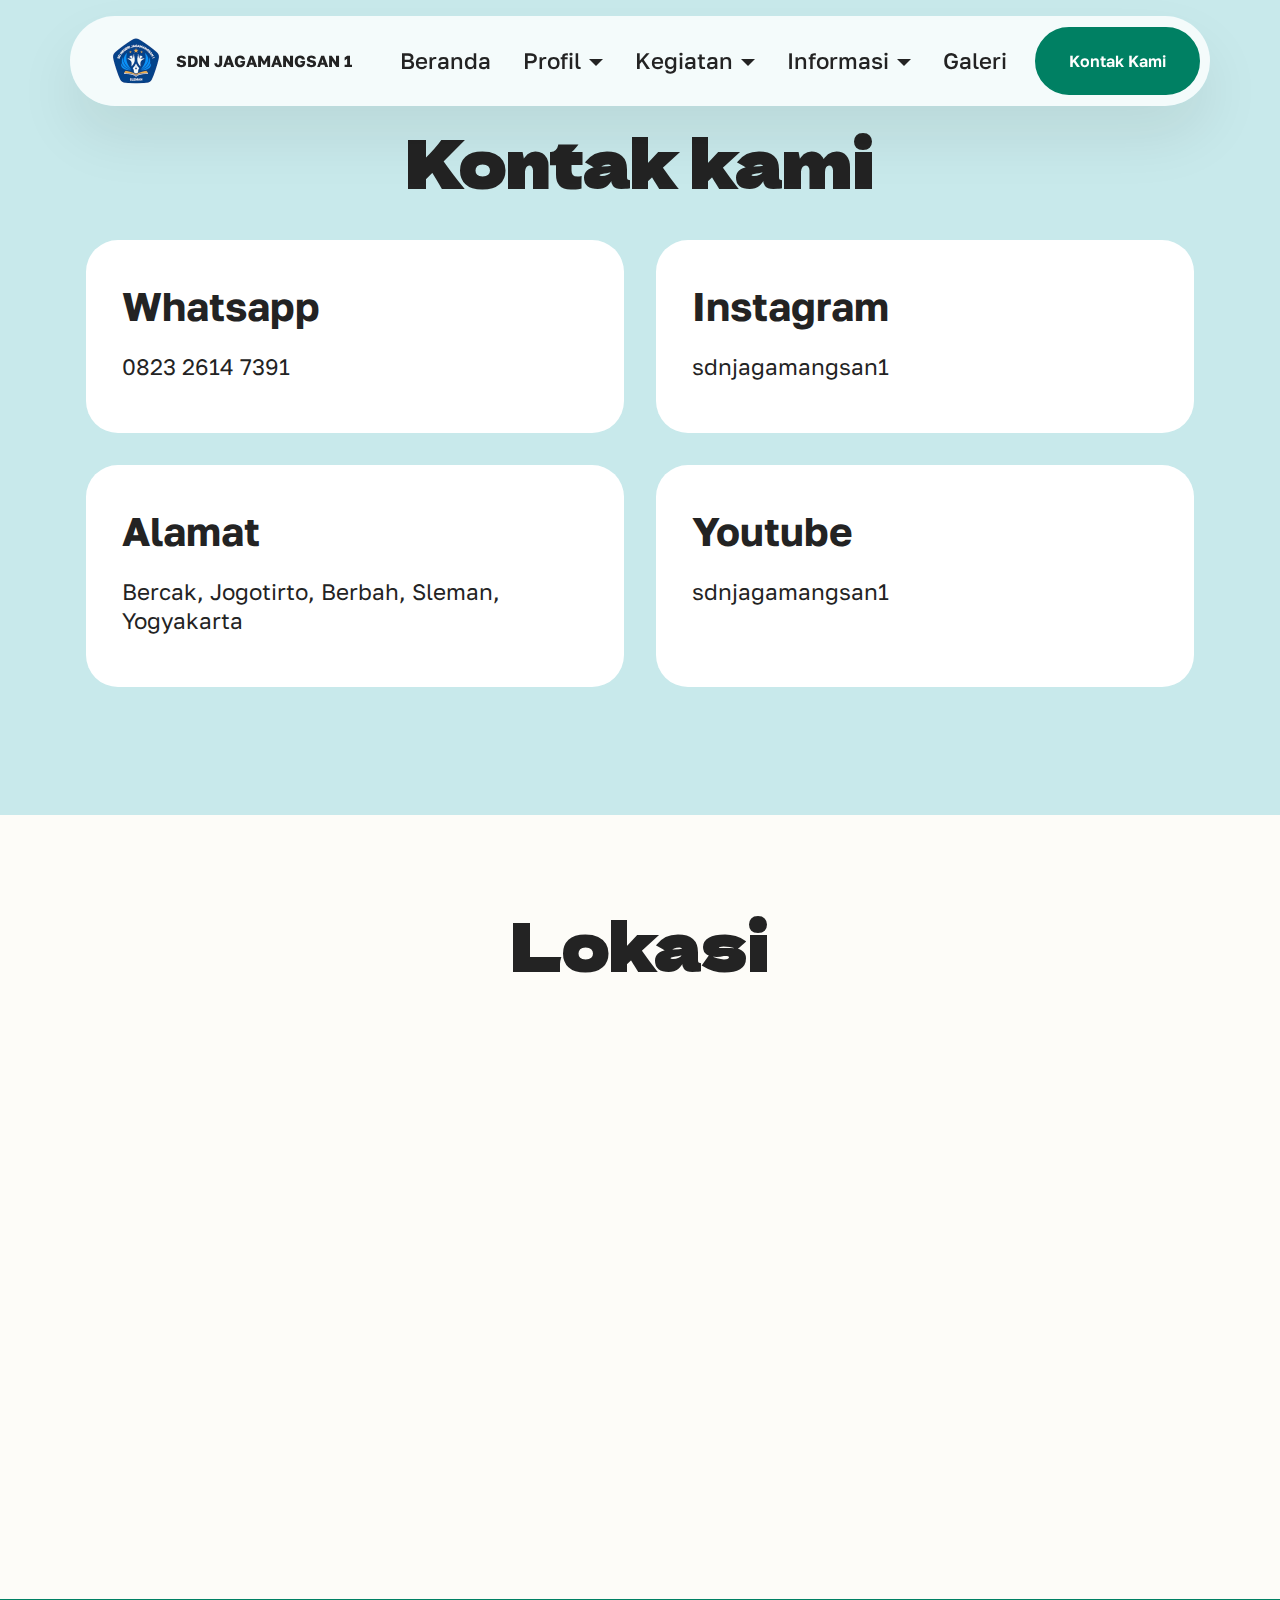
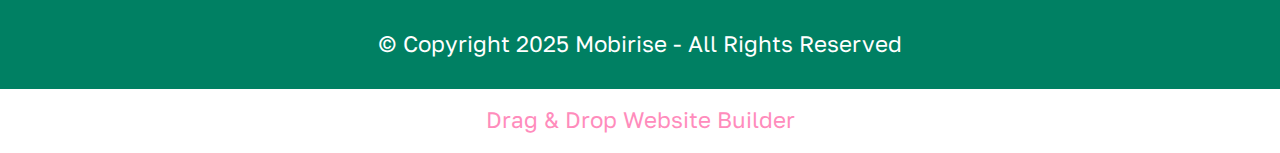
<file: kontak-kami.html>
<!DOCTYPE html>
<html  >
<head>
  <!-- Site made with Mobirise Website Builder v5.9.6, https://mobirise.com -->
  <meta charset="UTF-8">
  <meta http-equiv="X-UA-Compatible" content="IE=edge">
  <meta name="generator" content="Mobirise v5.9.6, mobirise.com">
  <meta name="viewport" content="width=device-width, initial-scale=1, minimum-scale=1">
  <link rel="shortcut icon" href="assets/images/channels4-profile-removebg-preview-96x96.png" type="image/x-icon">
  <meta name="description" content="">
  
  
  <title>Kontak kami</title>
  <link rel="stylesheet" href="assets/web/assets/mobirise-icons2/mobirise2.css">
  <link rel="stylesheet" href="assets/bootstrap/css/bootstrap.min.css">
  <link rel="stylesheet" href="assets/bootstrap/css/bootstrap-grid.min.css">
  <link rel="stylesheet" href="assets/bootstrap/css/bootstrap-reboot.min.css">
  <link rel="stylesheet" href="assets/dropdown/css/style.css">
  <link rel="stylesheet" href="assets/theme/css/style.css">
  <link rel="preload" href="https://fonts.googleapis.com/css?family=Dela+Gothic+One:400&display=swap" as="style" onload="this.onload=null;this.rel='stylesheet'">
  <noscript><link rel="stylesheet" href="https://fonts.googleapis.com/css?family=Dela+Gothic+One:400&display=swap"></noscript>
  <link rel="preload" href="https://fonts.googleapis.com/css?family=Golos+Text:400,500,600,700,800,900&display=swap" as="style" onload="this.onload=null;this.rel='stylesheet'">
  <noscript><link rel="stylesheet" href="https://fonts.googleapis.com/css?family=Golos+Text:400,500,600,700,800,900&display=swap"></noscript>
  <link rel="preload" as="style" href="assets/mobirise/css/mbr-additional.css"><link rel="stylesheet" href="assets/mobirise/css/mbr-additional.css" type="text/css">

  
  
  
</head>
<body>
  
  <section data-bs-version="5.1" class="menu menu1 cid-u5FMcyD4oo" once="menu" id="menu01-30">
	

	<nav class="navbar navbar-dropdown navbar-fixed-top navbar-expand-lg">
		<div class="container">
			<div class="navbar-brand">
				<span class="navbar-logo">
					<a href="https://mobiri.se">
						<img src="assets/images/channels4-profile-removebg-preview-96x96.png" alt="Mobirise Website Builder" style="height: 3rem;">
					</a>
				</span>
				<span class="navbar-caption-wrap"><a class="navbar-caption text-black display-4" href="https://mobiri.se">SDN JAGAMANGSAN 1</a></span>
			</div>
			<button class="navbar-toggler" type="button" data-toggle="collapse" data-bs-toggle="collapse" data-target="#navbarSupportedContent" data-bs-target="#navbarSupportedContent" aria-controls="navbarNavAltMarkup" aria-expanded="false" aria-label="Toggle navigation">
				<div class="hamburger">
					<span></span>
					<span></span>
					<span></span>
					<span></span>
				</div>
			</button>
			<div class="collapse navbar-collapse" id="navbarSupportedContent">
				<ul class="navbar-nav nav-dropdown" data-app-modern-menu="true"><li class="nav-item">
						<a class="nav-link link text-black text-primary display-7" href="index.html">Beranda</a>
					</li>
					<li class="nav-item dropdown">
						<a class="nav-link link text-black dropdown-toggle display-7" href="https://mobiri.se" aria-expanded="false" data-toggle="dropdown-submenu" data-bs-toggle="dropdown" data-bs-auto-close="outside">Profil</a><div class="dropdown-menu" aria-labelledby="dropdown-407"><a class="text-black dropdown-item text-primary display-7" href="sejarah.html">Sejarah</a><a class="text-black show dropdown-item text-primary display-7" href="visi-misi.html">Visi Misi</a><a class="text-black dropdown-item text-primary display-7" href="struktur-oganisasi.html">Struktur Organisasi</a><a class="text-black show dropdown-item text-primary display-7" href="tenaga-pendidik.html">Tenaga Pendidik</a><a class="text-black show dropdown-item text-primary display-7" href="fasilitas.html">Fasilitas</a></div>
					</li>
					<li class="nav-item dropdown">
						<a class="nav-link link text-black dropdown-toggle display-7" href="https://mobiri.se" data-toggle="dropdown-submenu" data-bs-toggle="dropdown" data-bs-auto-close="outside" aria-expanded="false">Kegiatan</a><div class="dropdown-menu" aria-labelledby="dropdown-950"><a class="text-black dropdown-item text-primary display-7" href="intrakurikuler.html">Intrakurikuler</a><a class="text-black show dropdown-item text-primary display-7" href="ekstrakurikuler.html">Ekstrakurikuler</a></div>
					</li><li class="nav-item dropdown"><a class="nav-link link text-black dropdown-toggle display-7" href="https://mobiri.se" data-toggle="dropdown-submenu" data-bs-toggle="dropdown" data-bs-auto-close="outside" aria-expanded="false">Informasi</a><div class="dropdown-menu" aria-labelledby="dropdown-753"><a class="text-black dropdown-item text-primary display-7" href="pengumuman.html">Pengumuman</a><a class="text-black show dropdown-item text-primary display-7" href="pendaftaran.html">Pendaftaran</a></div></li><li class="nav-item"><a class="nav-link link text-black text-primary display-7" href="galeri.html">Galeri</a></li></ul>
				
				<div class="navbar-buttons mbr-section-btn"><a class="btn btn-danger display-4" href="kontak-kami.html">Kontak Kami</a></div>
			</div>
		</div>
	</nav>
</section>

<section data-bs-version="5.1" class="contacts01 cid-u5FMjlHhsQ" id="contacts01-35">
    

    
    
    <div class="container">
        <div class="row justify-content-center">
            <div class="col-12 content-head">
                <div class="mbr-section-head mb-5">
                    <h3 class="mbr-section-title mbr-fonts-style align-center mb-0 display-2">
                        <strong>Kontak kami</strong></h3>
                    
                </div>
            </div>
        </div>
        <div class="row">
            <div class="item features-without-image col-12 col-md-6 active">
                <div class="item-wrapper">
                    <div class="text-wrapper">
                        <h6 class="card-title mbr-fonts-style mb-3 display-5">
                            <strong>Whatsapp</strong></h6>
                        <p class="mbr-text mbr-fonts-style display-7">0823 2614 7391</p>
                    </div>
                </div>
            </div>
            <div class="item features-without-image col-12 col-md-6">
                <div class="item-wrapper">
                    <div class="text-wrapper">
                        <h6 class="card-title mbr-fonts-style mb-3 display-5">
                            <strong>Instagram</strong></h6>
                        <p class="mbr-text mbr-fonts-style display-7">sdnjagamangsan1</p>
                    </div>
                </div>
            </div>
            <div class="item features-without-image col-12 col-md-6">
                <div class="item-wrapper">
                    <div class="text-wrapper">
                        <h6 class="card-title mbr-fonts-style mb-3 display-5">
                            <strong>Alamat</strong></h6>
                        <p class="mbr-text mbr-fonts-style display-7">
                            Bercak, Jogotirto, Berbah, Sleman, Yogyakarta
                        </p>
                    </div>
                </div>
            </div>
            <div class="item features-without-image col-12 col-md-6">
                <div class="item-wrapper">
                    <div class="text-wrapper">
                        <h6 class="card-title mbr-fonts-style mb-3 display-5"><strong>Youtube</strong></h6>
                        <p class="mbr-text mbr-fonts-style display-7">
                            sdnjagamangsan1</p>
                    </div>
                </div>
            </div>
        </div>
    </div>
</section>

<section data-bs-version="5.1" class="map1 cid-u5FMl64n1s" id="map01-36">
	
	
	
	<div class="container">
		<div class="row justify-content-center">
			<div class="col-12 content-head">
				<div class="mbr-section-head mb-5">
					<h3 class="mbr-section-title mbr-fonts-style align-center mb-0 display-2"><strong>Lokasi</strong></h3>
					
				</div>
			</div>
		</div>
		<div class="google-map"><iframe frameborder="0" style="border:0" src="https://www.google.com/maps/embed?pb=!1m18!1m12!1m3!1d3952.758239607634!2d110.47816917468333!3d-7.81539607760584!2m3!1f0!2f0!3f0!3m2!1i1024!2i768!4f13.1!3m3!1m2!1s0x2e7a505c04a96737%3A0x9ee2228bad907ce1!2sSD%20Negeri%20Jagamangsan%201%20Jogotirto%20Berbah%20Sleman!5e0!3m2!1sid!2sid!4v1709206261311!5m2!1sid!2sid" allowfullscreen=""></iframe></div>
	</div>
</section>

<section data-bs-version="5.1" class="footer4 cid-u5FMcBDwSk" once="footers" id="footer04-34">

    

    

    <div class="container">
        <div class="media-container-row align-center mbr-white">
            <div class="col-12">
                <p class="mbr-text mb-0 mbr-fonts-style display-7">
                    © Copyright 2025 Mobirise - All Rights Reserved
                </p>
            </div>
        </div>
    </div>
</section><section class="display-7" style="padding: 0;align-items: center;justify-content: center;flex-wrap: wrap;    align-content: center;display: flex;position: relative;height: 4rem;"><a href="https://mobiri.se/3088887" style="flex: 1 1;height: 4rem;position: absolute;width: 100%;z-index: 1;"><img alt="" style="height: 4rem;" src="[data-uri]"></a><p style="margin: 0;text-align: center;" class="display-7">&#8204;</p><a style="z-index:1" href="https://mobirise.com/drag-drop-website-builder.html">Drag & Drop Website Builder</a></section><script src="assets/bootstrap/js/bootstrap.bundle.min.js"></script>  <script src="assets/smoothscroll/smooth-scroll.js"></script>  <script src="assets/ytplayer/index.js"></script>  <script src="assets/dropdown/js/navbar-dropdown.js"></script>  <script src="assets/theme/js/script.js"></script>  
  
  
</body>
</html>
</file>
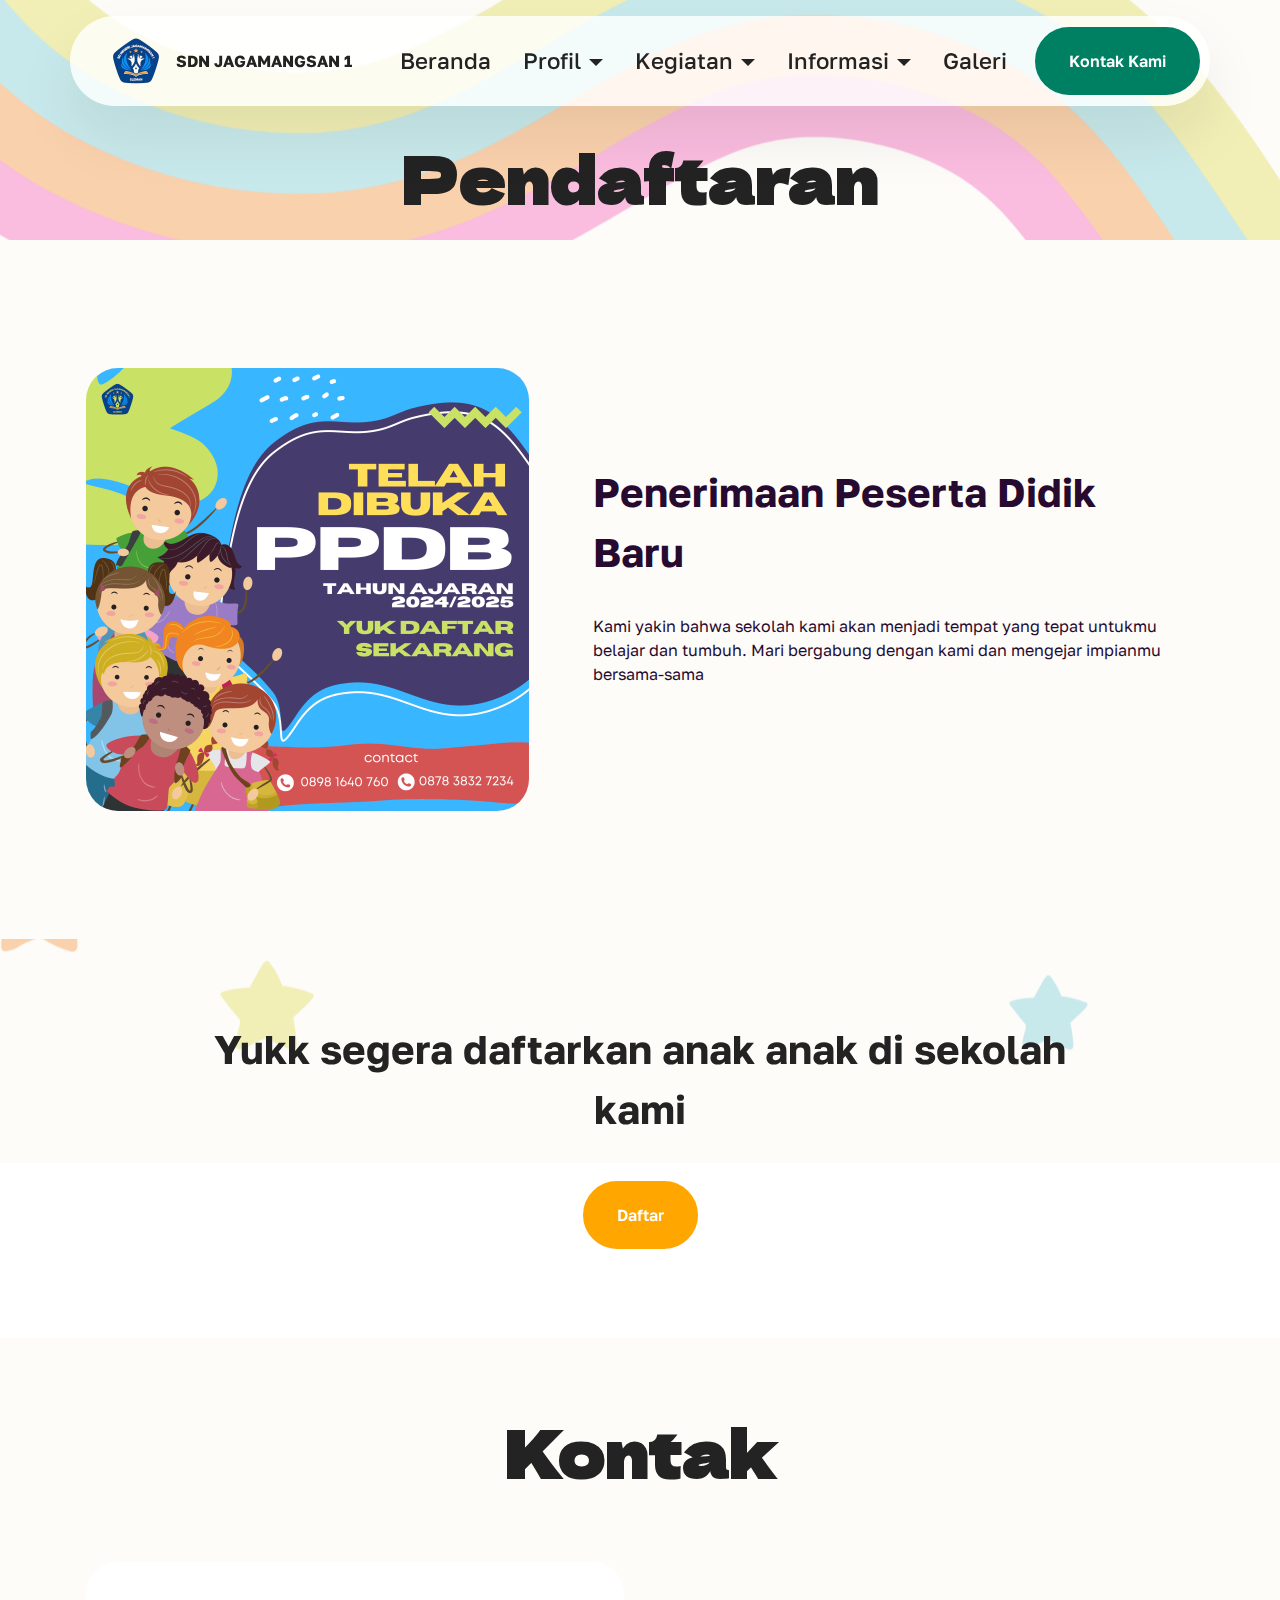
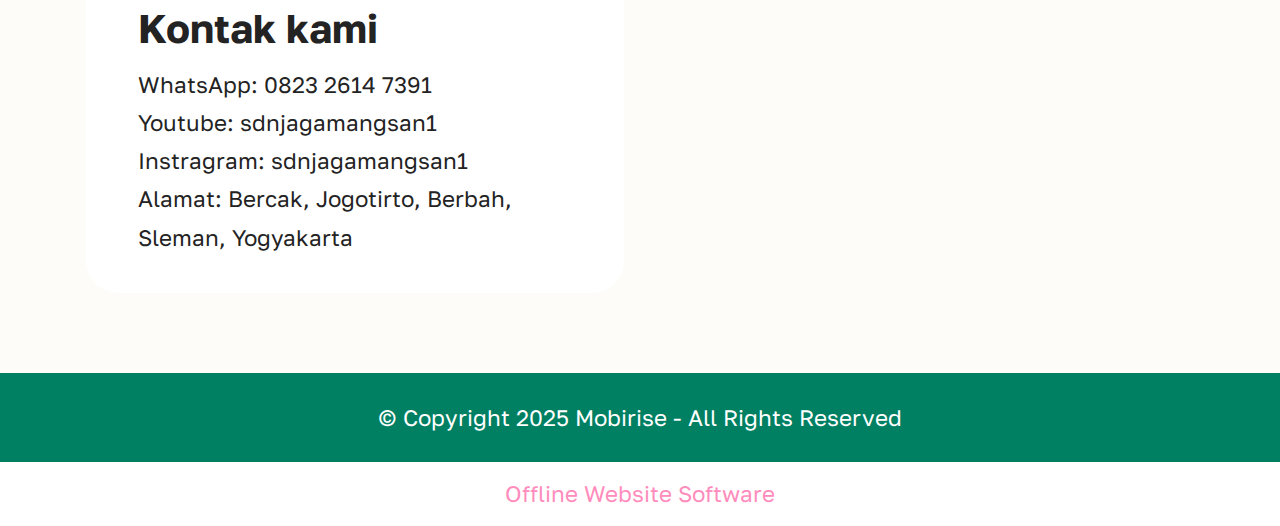
<file: pendaftaran.html>
<!DOCTYPE html>
<html  >
<head>
  <!-- Site made with Mobirise Website Builder v5.9.6, https://mobirise.com -->
  <meta charset="UTF-8">
  <meta http-equiv="X-UA-Compatible" content="IE=edge">
  <meta name="generator" content="Mobirise v5.9.6, mobirise.com">
  <meta name="viewport" content="width=device-width, initial-scale=1, minimum-scale=1">
  <link rel="shortcut icon" href="assets/images/channels4-profile-removebg-preview-96x96.png" type="image/x-icon">
  <meta name="description" content="">
  
  
  <title>Pendaftaran</title>
  <link rel="stylesheet" href="assets/web/assets/mobirise-icons2/mobirise2.css">
  <link rel="stylesheet" href="assets/bootstrap/css/bootstrap.min.css">
  <link rel="stylesheet" href="assets/bootstrap/css/bootstrap-grid.min.css">
  <link rel="stylesheet" href="assets/bootstrap/css/bootstrap-reboot.min.css">
  <link rel="stylesheet" href="assets/parallax/jarallax.css">
  <link rel="stylesheet" href="assets/dropdown/css/style.css">
  <link rel="stylesheet" href="assets/theme/css/style.css">
  <link rel="preload" href="https://fonts.googleapis.com/css?family=Dela+Gothic+One:400&display=swap" as="style" onload="this.onload=null;this.rel='stylesheet'">
  <noscript><link rel="stylesheet" href="https://fonts.googleapis.com/css?family=Dela+Gothic+One:400&display=swap"></noscript>
  <link rel="preload" href="https://fonts.googleapis.com/css?family=Golos+Text:400,500,600,700,800,900&display=swap" as="style" onload="this.onload=null;this.rel='stylesheet'">
  <noscript><link rel="stylesheet" href="https://fonts.googleapis.com/css?family=Golos+Text:400,500,600,700,800,900&display=swap"></noscript>
  <link rel="preload" as="style" href="assets/mobirise/css/mbr-additional.css"><link rel="stylesheet" href="assets/mobirise/css/mbr-additional.css" type="text/css">

  
  
  
</head>
<body>
  
  <section data-bs-version="5.1" class="menu menu1 cid-u5FGIe1PxR" once="menu" id="menu01-2i">
	

	<nav class="navbar navbar-dropdown navbar-fixed-top navbar-expand-lg">
		<div class="container">
			<div class="navbar-brand">
				<span class="navbar-logo">
					<a href="https://mobiri.se">
						<img src="assets/images/channels4-profile-removebg-preview-96x96.png" alt="Mobirise Website Builder" style="height: 3rem;">
					</a>
				</span>
				<span class="navbar-caption-wrap"><a class="navbar-caption text-black display-4" href="https://mobiri.se">SDN JAGAMANGSAN 1</a></span>
			</div>
			<button class="navbar-toggler" type="button" data-toggle="collapse" data-bs-toggle="collapse" data-target="#navbarSupportedContent" data-bs-target="#navbarSupportedContent" aria-controls="navbarNavAltMarkup" aria-expanded="false" aria-label="Toggle navigation">
				<div class="hamburger">
					<span></span>
					<span></span>
					<span></span>
					<span></span>
				</div>
			</button>
			<div class="collapse navbar-collapse" id="navbarSupportedContent">
				<ul class="navbar-nav nav-dropdown" data-app-modern-menu="true"><li class="nav-item">
						<a class="nav-link link text-black text-primary display-7" href="index.html">Beranda</a>
					</li>
					<li class="nav-item dropdown">
						<a class="nav-link link text-black dropdown-toggle display-7" href="https://mobiri.se" aria-expanded="false" data-toggle="dropdown-submenu" data-bs-toggle="dropdown" data-bs-auto-close="outside">Profil</a><div class="dropdown-menu" aria-labelledby="dropdown-407"><a class="text-black dropdown-item text-primary display-7" href="sejarah.html">Sejarah</a><a class="text-black show dropdown-item text-primary display-7" href="visi-misi.html">Visi Misi</a><a class="text-black dropdown-item text-primary display-7" href="struktur-oganisasi.html">Struktur Organisasi</a><a class="text-black show dropdown-item text-primary display-7" href="tenaga-pendidik.html">Tenaga Pendidik</a><a class="text-black show dropdown-item text-primary display-7" href="fasilitas.html">Fasilitas</a></div>
					</li>
					<li class="nav-item dropdown">
						<a class="nav-link link text-black dropdown-toggle display-7" href="https://mobiri.se" data-toggle="dropdown-submenu" data-bs-toggle="dropdown" data-bs-auto-close="outside" aria-expanded="false">Kegiatan</a><div class="dropdown-menu" aria-labelledby="dropdown-950"><a class="text-black dropdown-item text-primary display-7" href="intrakurikuler.html">Intrakurikuler</a><a class="text-black show dropdown-item text-primary display-7" href="ekstrakurikuler.html">Ekstrakurikuler</a></div>
					</li><li class="nav-item dropdown"><a class="nav-link link text-black dropdown-toggle display-7" href="https://mobiri.se" data-toggle="dropdown-submenu" data-bs-toggle="dropdown" data-bs-auto-close="outside" aria-expanded="false">Informasi</a><div class="dropdown-menu" aria-labelledby="dropdown-753"><a class="text-black dropdown-item text-primary display-7" href="pengumuman.html">Pengumuman</a><a class="text-black show dropdown-item text-primary display-7" href="pendaftaran.html">Pendaftaran</a></div></li><li class="nav-item"><a class="nav-link link text-black text-primary display-7" href="galeri.html">Galeri</a></li></ul>
				
				<div class="navbar-buttons mbr-section-btn"><a class="btn btn-danger display-4" href="kontak-kami.html">Kontak Kami</a></div>
			</div>
		</div>
	</nav>
</section>

<section data-bs-version="5.1" class="article11 cid-u5FGIeWBlh mbr-parallax-background" id="article11-2j">
    

    
    
    <div class="container">
        <div class="row justify-content-center">
            <div class="title col-md-12 col-lg-10">
                <h3 class="mbr-section-title mbr-fonts-style align-center mt-0 mb-0 display-2"><strong>Pendaftaran</strong></h3>
                
                
            </div>
        </div>
    </div>
</section>

<section data-bs-version="5.1" class="article2 cid-u5FNChQ7u5" id="article02-37">
	

	
	

	<div class="container">
		<div class="row justify-content-center">
			<div class="col-12 col-md-12 col-lg-5 image-wrapper">
				<img class="w-100" src="assets/images/ppdb-886x886.png" alt="Mobirise Website Builder">
			</div>
			<div class="col-12 col-md-12 col-lg">
				<div class="text-wrapper align-left">
					<h1 class="mbr-section-title mbr-fonts-style mb-4 display-5">
						<strong>Penerimaan Peserta Didik Baru</strong></h1>
					<p class="mbr-text align-left mbr-fonts-style mb-4 display-4">Kami yakin bahwa sekolah kami akan menjadi tempat yang tepat untukmu belajar dan tumbuh. Mari bergabung dengan kami dan mengejar impianmu bersama-sama</p>
					
				</div>
			</div>
		</div>
	</div>
</section>

<section data-bs-version="5.1" class="article11 cid-ubii4gXczV mbr-parallax-background" id="article11-4y">
    

    
    
    <div class="container">
        <div class="row justify-content-center">
            <div class="title col-md-12 col-lg-10">
                <h3 class="mbr-section-title mbr-fonts-style align-center mt-0 mb-0 display-5"><strong>Yukk segera daftarkan anak anak di sekolah kami</strong></h3>
                
                <div class="mbr-section-btn align-center mt-4"><a class="btn btn-secondary display-4" href="https://wa.me/6287838327234?text=Saya%20ingin%20mendapatkan%20informasi%20PPDB%20SD%20Negeri%20Jagamangsan%201">Daftar</a></div>
            </div>
        </div>
    </div>
</section>

<section data-bs-version="5.1" class="contacts2 map1 cid-uascPobmyA" id="contacts02-4c">

    

    
    <div class="container">
        <div class="row justify-content-center">
            <div class="col-12 content-head">
                <div class="mbr-section-head mb-5">
                    <h3 class="mbr-section-title mbr-fonts-style align-center mb-0 display-2">
                        <strong>Kontak</strong></h3>
                    
                </div>
            </div>
        </div>
        <div class="row justify-content-center mt-4">
            <div class="card col-12 col-md-6">
                <div class="card-wrapper">
                    <div class="text-wrapper">
                        <h5 class="cardTitle mbr-fonts-style mb-2 display-5">
                        <strong>Kontak kami</strong></h5>
                    <ul class="list mbr-fonts-style display-7">
                        <li class="mbr-text item-wrap"><span style="font-size: 1.4rem;">WhatsApp: 0823 2614 7391</span><br></li>
                        <li class="mbr-text item-wrap">Youtube: sdnjagamangsan1</li>
                        <li class="mbr-text item-wrap">Instragram: sdnjagamangsan1</li><li class="mbr-text item-wrap">Alamat: Bercak, Jogotirto, Berbah, Sleman, Yogyakarta</li>
                    </ul>
                    </div>
                </div>
            </div>
            <div class="map-wrapper col-12 col-md-6">
                <div class="google-map"><iframe frameborder="0" style="border:0" src="https://www.google.com/maps/embed?pb=!1m18!1m12!1m3!1d3952.758239607634!2d110.47816917468333!3d-7.81539607760584!2m3!1f0!2f0!3f0!3m2!1i1024!2i768!4f13.1!3m3!1m2!1s0x2e7a505c04a96737%3A0x9ee2228bad907ce1!2sSD%20Negeri%20Jagamangsan%201%20Jogotirto%20Berbah%20Sleman!5e0!3m2!1sid!2sid!4v1709206261311!5m2!1sid!2sid" allowfullscreen=""></iframe></div>
            </div>
        </div>
    </div>
</section>

<section data-bs-version="5.1" class="footer4 cid-u5FGIhFYav" once="footers" id="footer04-2n">

    

    

    <div class="container">
        <div class="media-container-row align-center mbr-white">
            <div class="col-12">
                <p class="mbr-text mb-0 mbr-fonts-style display-7">
                    © Copyright 2025 Mobirise - All Rights Reserved
                </p>
            </div>
        </div>
    </div>
</section><section class="display-7" style="padding: 0;align-items: center;justify-content: center;flex-wrap: wrap;    align-content: center;display: flex;position: relative;height: 4rem;"><a href="https://mobiri.se/3088887" style="flex: 1 1;height: 4rem;position: absolute;width: 100%;z-index: 1;"><img alt="" style="height: 4rem;" src="[data-uri]"></a><p style="margin: 0;text-align: center;" class="display-7">&#8204;</p><a style="z-index:1" href="https://mobirise.com/offline-website-builder.html">Offline Website Software</a></section><script src="assets/bootstrap/js/bootstrap.bundle.min.js"></script>  <script src="assets/parallax/jarallax.js"></script>  <script src="assets/smoothscroll/smooth-scroll.js"></script>  <script src="assets/ytplayer/index.js"></script>  <script src="assets/dropdown/js/navbar-dropdown.js"></script>  <script src="assets/theme/js/script.js"></script>  
  
  
</body>
</html>
</file>
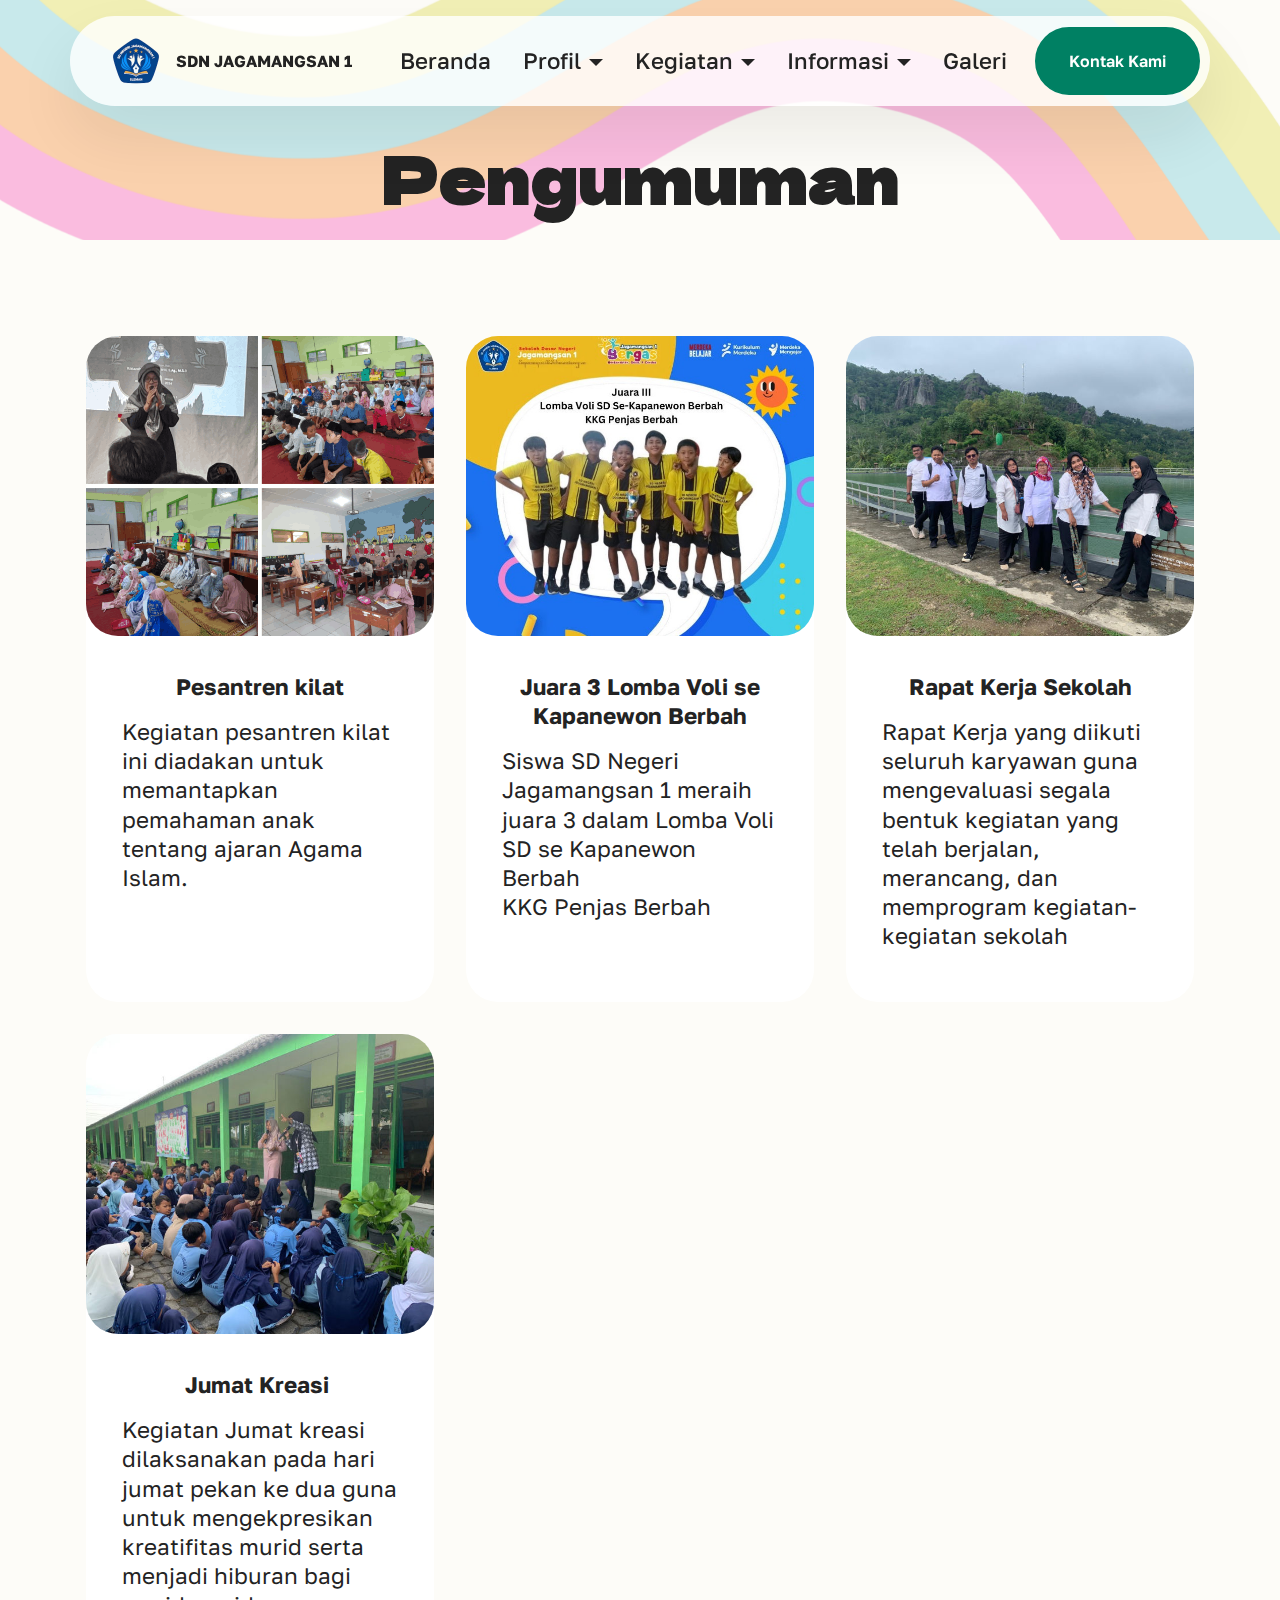
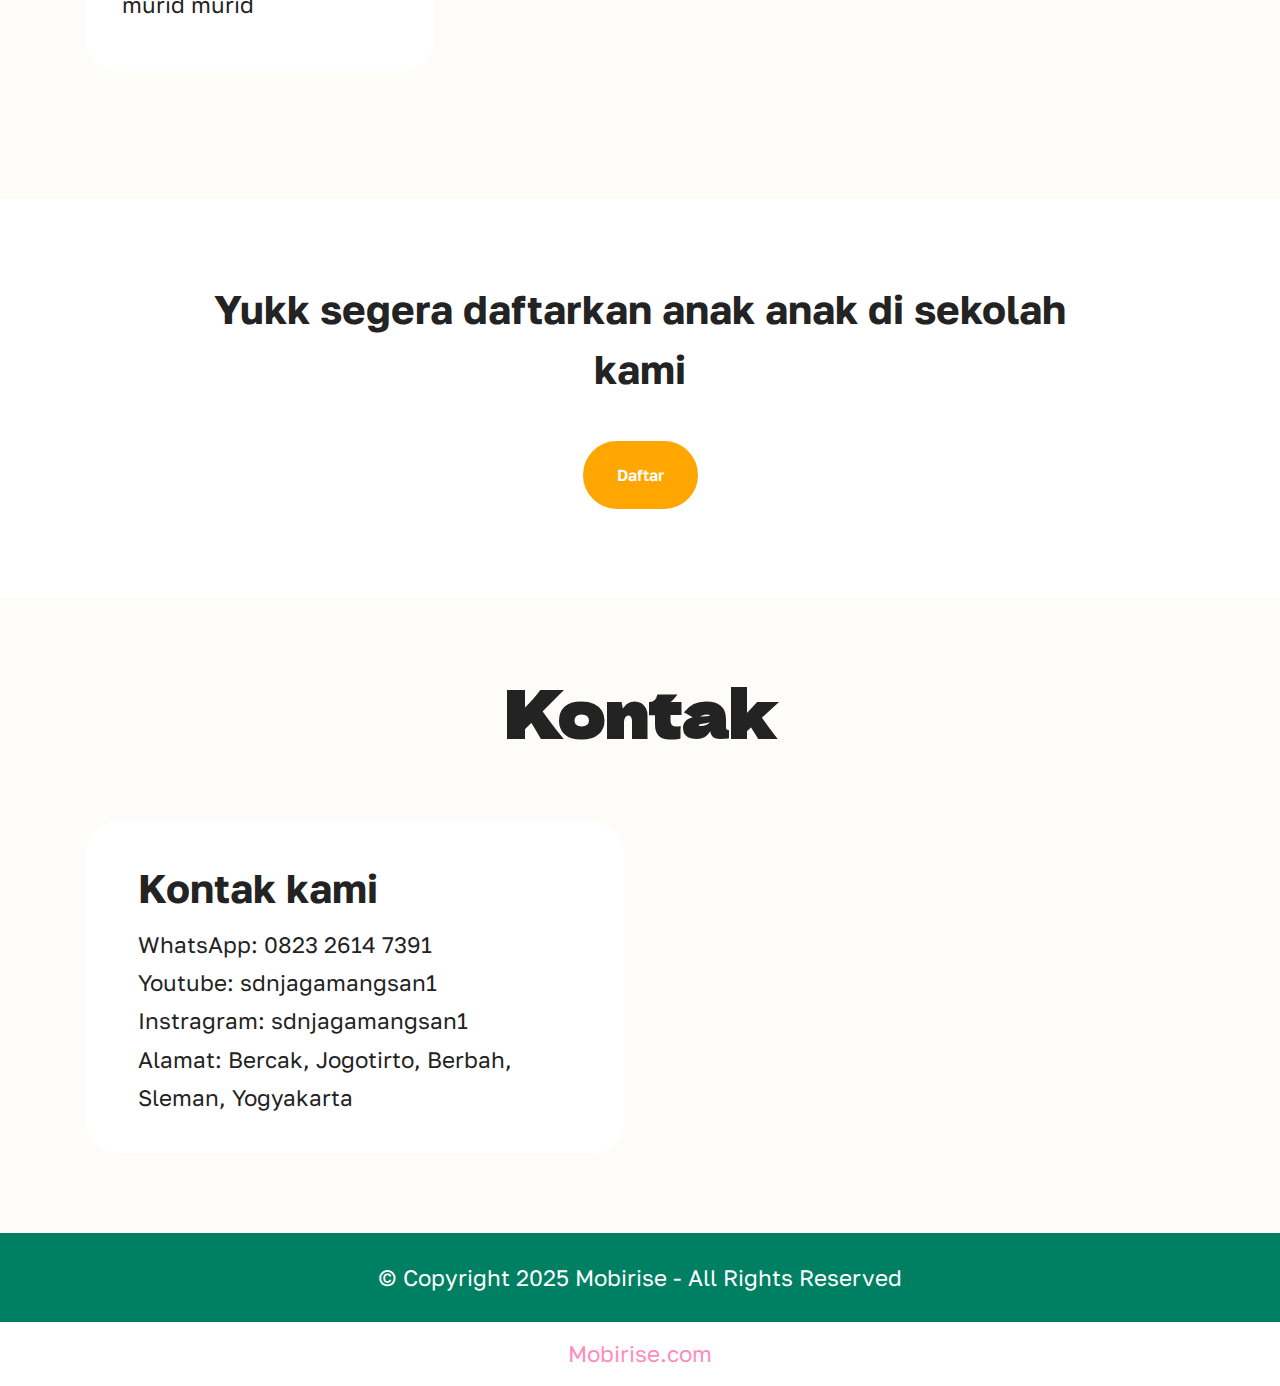
<file: pengumuman.html>
<!DOCTYPE html>
<html  >
<head>
  <!-- Site made with Mobirise Website Builder v5.9.6, https://mobirise.com -->
  <meta charset="UTF-8">
  <meta http-equiv="X-UA-Compatible" content="IE=edge">
  <meta name="generator" content="Mobirise v5.9.6, mobirise.com">
  <meta name="viewport" content="width=device-width, initial-scale=1, minimum-scale=1">
  <link rel="shortcut icon" href="assets/images/channels4-profile-removebg-preview-96x96.png" type="image/x-icon">
  <meta name="description" content="">
  
  
  <title>Pengumuman</title>
  <link rel="stylesheet" href="assets/web/assets/mobirise-icons2/mobirise2.css">
  <link rel="stylesheet" href="assets/bootstrap/css/bootstrap.min.css">
  <link rel="stylesheet" href="assets/bootstrap/css/bootstrap-grid.min.css">
  <link rel="stylesheet" href="assets/bootstrap/css/bootstrap-reboot.min.css">
  <link rel="stylesheet" href="assets/parallax/jarallax.css">
  <link rel="stylesheet" href="assets/dropdown/css/style.css">
  <link rel="stylesheet" href="assets/theme/css/style.css">
  <link rel="preload" href="https://fonts.googleapis.com/css?family=Dela+Gothic+One:400&display=swap" as="style" onload="this.onload=null;this.rel='stylesheet'">
  <noscript><link rel="stylesheet" href="https://fonts.googleapis.com/css?family=Dela+Gothic+One:400&display=swap"></noscript>
  <link rel="preload" href="https://fonts.googleapis.com/css?family=Golos+Text:400,500,600,700,800,900&display=swap" as="style" onload="this.onload=null;this.rel='stylesheet'">
  <noscript><link rel="stylesheet" href="https://fonts.googleapis.com/css?family=Golos+Text:400,500,600,700,800,900&display=swap"></noscript>
  <link rel="preload" as="style" href="assets/mobirise/css/mbr-additional.css"><link rel="stylesheet" href="assets/mobirise/css/mbr-additional.css" type="text/css">

  
  
  
</head>
<body>
  
  <section data-bs-version="5.1" class="menu menu1 cid-u5FFVo6txF" once="menu" id="menu01-2a">
	

	<nav class="navbar navbar-dropdown navbar-fixed-top navbar-expand-lg">
		<div class="container">
			<div class="navbar-brand">
				<span class="navbar-logo">
					<a href="https://mobiri.se">
						<img src="assets/images/channels4-profile-removebg-preview-96x96.png" alt="Mobirise Website Builder" style="height: 3rem;">
					</a>
				</span>
				<span class="navbar-caption-wrap"><a class="navbar-caption text-black display-4" href="https://mobiri.se">SDN JAGAMANGSAN 1</a></span>
			</div>
			<button class="navbar-toggler" type="button" data-toggle="collapse" data-bs-toggle="collapse" data-target="#navbarSupportedContent" data-bs-target="#navbarSupportedContent" aria-controls="navbarNavAltMarkup" aria-expanded="false" aria-label="Toggle navigation">
				<div class="hamburger">
					<span></span>
					<span></span>
					<span></span>
					<span></span>
				</div>
			</button>
			<div class="collapse navbar-collapse" id="navbarSupportedContent">
				<ul class="navbar-nav nav-dropdown" data-app-modern-menu="true"><li class="nav-item">
						<a class="nav-link link text-black text-primary display-7" href="index.html">Beranda</a>
					</li>
					<li class="nav-item dropdown">
						<a class="nav-link link text-black dropdown-toggle display-7" href="https://mobiri.se" aria-expanded="false" data-toggle="dropdown-submenu" data-bs-toggle="dropdown" data-bs-auto-close="outside">Profil</a><div class="dropdown-menu" aria-labelledby="dropdown-407"><a class="text-black dropdown-item text-primary display-7" href="sejarah.html">Sejarah</a><a class="text-black show dropdown-item text-primary display-7" href="visi-misi.html">Visi Misi</a><a class="text-black dropdown-item text-primary display-7" href="struktur-oganisasi.html">Struktur Organisasi</a><a class="text-black show dropdown-item text-primary display-7" href="tenaga-pendidik.html">Tenaga Pendidik</a><a class="text-black show dropdown-item text-primary display-7" href="fasilitas.html">Fasilitas</a></div>
					</li>
					<li class="nav-item dropdown">
						<a class="nav-link link text-black dropdown-toggle display-7" href="https://mobiri.se" data-toggle="dropdown-submenu" data-bs-toggle="dropdown" data-bs-auto-close="outside" aria-expanded="false">Kegiatan</a><div class="dropdown-menu" aria-labelledby="dropdown-950"><a class="text-black dropdown-item text-primary display-7" href="intrakurikuler.html">Intrakurikuler</a><a class="text-black show dropdown-item text-primary display-7" href="ekstrakurikuler.html">Ekstrakurikuler</a></div>
					</li><li class="nav-item dropdown"><a class="nav-link link text-black dropdown-toggle display-7" href="https://mobiri.se" data-toggle="dropdown-submenu" data-bs-toggle="dropdown" data-bs-auto-close="outside" aria-expanded="false">Informasi</a><div class="dropdown-menu" aria-labelledby="dropdown-753"><a class="text-black dropdown-item text-primary display-7" href="pengumuman.html">Pengumuman</a><a class="text-black show dropdown-item text-primary display-7" href="pendaftaran.html">Pendaftaran</a></div></li><li class="nav-item"><a class="nav-link link text-black text-primary display-7" href="galeri.html">Galeri</a></li></ul>
				
				<div class="navbar-buttons mbr-section-btn"><a class="btn btn-danger display-4" href="kontak-kami.html">Kontak Kami</a></div>
			</div>
		</div>
	</nav>
</section>

<section data-bs-version="5.1" class="article11 cid-u5FFVoTsWO mbr-parallax-background" id="article11-2b">
    

    
    
    <div class="container">
        <div class="row justify-content-center">
            <div class="title col-md-12 col-lg-10">
                <h3 class="mbr-section-title mbr-fonts-style align-center mt-0 mb-0 display-2"><strong>Pengumuman</strong></h3>
                
                
            </div>
        </div>
    </div>
</section>

<section data-bs-version="5.1" class="features6 cid-uaXl0teCb1" id="features06-4j">
	
	
	<div class="container">
		<div class="row justify-content-center">
			<div class="col-12 content-head">
				
			</div>
		</div>
		<div class="row">
			<div class="item features-image col-12 col-md-6 col-lg-4">
				<div class="item-wrapper">
					<div class="item-img">
						<img src="assets/images/grid-pesantren-kilat-696x557.png" alt="Mobirise Website Builder">
					</div>
					<div class="item-content">
						<h5 class="item-title mbr-fonts-style display-7">
							<strong>Pesantren kilat</strong></h5>
						<p class="mbr-text mbr-fonts-style mt-2 display-7">Kegiatan pesantren kilat ini diadakan untuk memantapkan pemahaman anak tentang ajaran Agama Islam.
						</p>
						
					</div>
				</div>
			</div>
			<div class="item features-image col-12 col-md-6 col-lg-4">
				<div class="item-wrapper">
					<div class="item-img">
						<img src="assets/images/whatsapp-image-2024-04-25-at-18.41.51-696x696.jpeg" alt="Mobirise Website Builder">
					</div>
					<div class="item-content">
						<h5 class="item-title mbr-fonts-style display-7"><strong>Juara 3 Lomba Voli se Kapanewon Berbah</strong></h5>
						<p class="mbr-text mbr-fonts-style mt-2 display-7">Siswa SD Negeri Jagamangsan 1 meraih juara 3 dalam Lomba Voli SD se Kapanewon Berbah<br>KKG Penjas Berbah&nbsp;</p>
						
					</div>
				</div>
			</div>
			<div class="item features-image col-12 col-md-6 col-lg-4">
				<div class="item-wrapper">
					<div class="item-img">
						<img src="assets/images/whatsapp-image-2024-04-25-at-18.46.45-696x522.jpg" alt="Mobirise Website Builder">
					</div>
					<div class="item-content">
						<h5 class="item-title mbr-fonts-style display-7">
							<strong>Rapat Kerja Sekolah</strong></h5>
						<p class="mbr-text mbr-fonts-style mt-2 display-7">Rapat Kerja yang diikuti seluruh karyawan guna mengevaluasi segala bentuk kegiatan yang telah berjalan, merancang, dan memprogram kegiatan-kegiatan sekolah<br>
						</p>
						
					</div>
				</div>
			</div><div class="item features-image col-12 col-md-6 col-lg-4">
				<div class="item-wrapper">
					<div class="item-img">
						<img src="assets/images/whatsapp-image-2024-04-25-at-18.50.06-696x522.jpg" alt="Mobirise Website Builder" data-slide-to="3" data-bs-slide-to="4">
					</div>
					<div class="item-content">
						<h5 class="item-title mbr-fonts-style display-7"><strong>Jumat Kreasi&nbsp;</strong></h5>
						<p class="mbr-text mbr-fonts-style mt-2 display-7">Kegiatan Jumat kreasi dilaksanakan pada hari jumat pekan ke dua guna untuk mengekpresikan kreatifitas murid serta menjadi hiburan bagi murid murid</p>
						
					</div>
				</div>
			</div>
		</div>
	</div>
</section>

<section data-bs-version="5.1" class="article11 cid-ubihYFMhM3 mbr-parallax-background" id="article11-4x">
    

    
    
    <div class="container">
        <div class="row justify-content-center">
            <div class="title col-md-12 col-lg-10">
                <h3 class="mbr-section-title mbr-fonts-style align-center mt-0 mb-0 display-5"><strong>Yukk segera daftarkan anak anak di sekolah kami</strong></h3>
                
                <div class="mbr-section-btn align-center mt-4"><a class="btn btn-secondary display-4" href="https://wa.me/6287838327234?text=Saya%20ingin%20mendapatkan%20informasi%20PPDB%20SD%20Negeri%20Jagamangsan%201">Daftar</a></div>
            </div>
        </div>
    </div>
</section>

<section data-bs-version="5.1" class="contacts2 map1 cid-uascKJdpuZ" id="contacts02-4b">

    

    
    <div class="container">
        <div class="row justify-content-center">
            <div class="col-12 content-head">
                <div class="mbr-section-head mb-5">
                    <h3 class="mbr-section-title mbr-fonts-style align-center mb-0 display-2">
                        <strong>Kontak</strong></h3>
                    
                </div>
            </div>
        </div>
        <div class="row justify-content-center mt-4">
            <div class="card col-12 col-md-6">
                <div class="card-wrapper">
                    <div class="text-wrapper">
                        <h5 class="cardTitle mbr-fonts-style mb-2 display-5">
                        <strong>Kontak kami</strong></h5>
                    <ul class="list mbr-fonts-style display-7">
                        <li class="mbr-text item-wrap"><span style="font-size: 1.4rem;">WhatsApp: 0823 2614 7391</span><br></li>
                        <li class="mbr-text item-wrap">Youtube: sdnjagamangsan1</li>
                        <li class="mbr-text item-wrap">Instragram: sdnjagamangsan1</li><li class="mbr-text item-wrap">Alamat: Bercak, Jogotirto, Berbah, Sleman, Yogyakarta</li>
                    </ul>
                    </div>
                </div>
            </div>
            <div class="map-wrapper col-12 col-md-6">
                <div class="google-map"><iframe frameborder="0" style="border:0" src="https://www.google.com/maps/embed?pb=!1m18!1m12!1m3!1d3952.758239607634!2d110.47816917468333!3d-7.81539607760584!2m3!1f0!2f0!3f0!3m2!1i1024!2i768!4f13.1!3m3!1m2!1s0x2e7a505c04a96737%3A0x9ee2228bad907ce1!2sSD%20Negeri%20Jagamangsan%201%20Jogotirto%20Berbah%20Sleman!5e0!3m2!1sid!2sid!4v1709206261311!5m2!1sid!2sid" allowfullscreen=""></iframe></div>
            </div>
        </div>
    </div>
</section>

<section data-bs-version="5.1" class="footer4 cid-u5FFVs7zKB" once="footers" id="footer04-2g">

    

    

    <div class="container">
        <div class="media-container-row align-center mbr-white">
            <div class="col-12">
                <p class="mbr-text mb-0 mbr-fonts-style display-7">
                    © Copyright 2025 Mobirise - All Rights Reserved
                </p>
            </div>
        </div>
    </div>
</section><section class="display-7" style="padding: 0;align-items: center;justify-content: center;flex-wrap: wrap;    align-content: center;display: flex;position: relative;height: 4rem;"><a href="https://mobiri.se/3088887" style="flex: 1 1;height: 4rem;position: absolute;width: 100%;z-index: 1;"><img alt="" style="height: 4rem;" src="[data-uri]"></a><p style="margin: 0;text-align: center;" class="display-7">&#8204;</p><a style="z-index:1" href="https://mobirise.com">Mobirise.com </a></section><script src="assets/bootstrap/js/bootstrap.bundle.min.js"></script>  <script src="assets/parallax/jarallax.js"></script>  <script src="assets/smoothscroll/smooth-scroll.js"></script>  <script src="assets/ytplayer/index.js"></script>  <script src="assets/dropdown/js/navbar-dropdown.js"></script>  <script src="assets/theme/js/script.js"></script>  
  
  
</body>
</html>
</file>
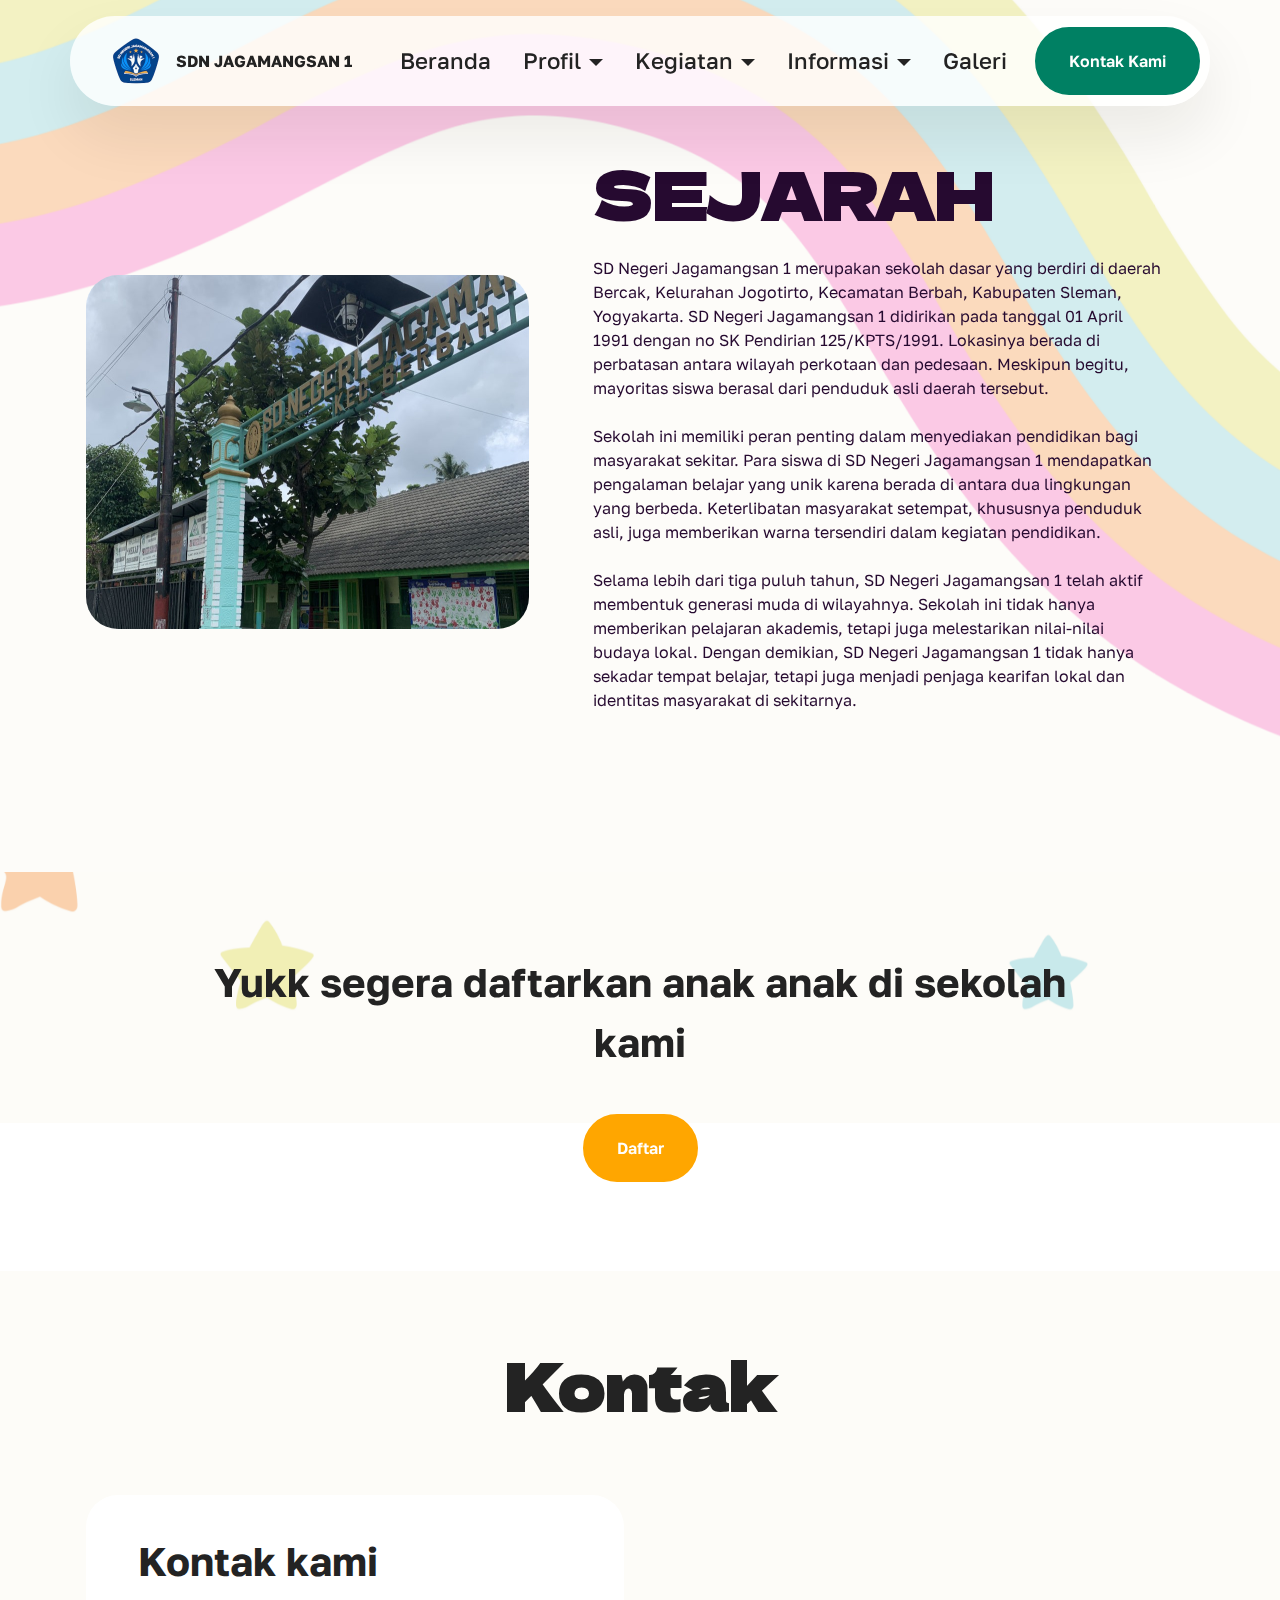
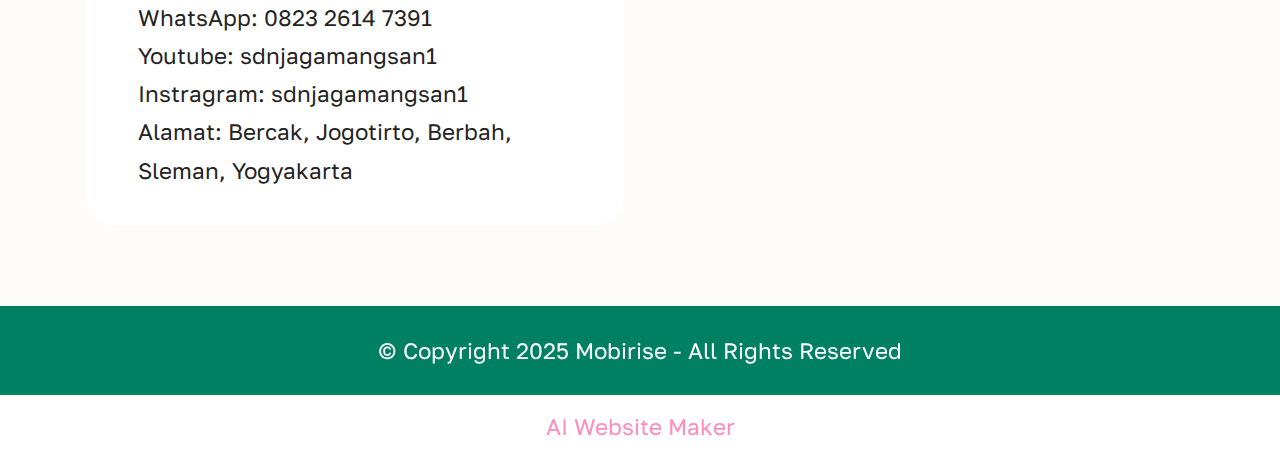
<file: sejarah.html>
<!DOCTYPE html>
<html  >
<head>
  <!-- Site made with Mobirise Website Builder v5.9.6, https://mobirise.com -->
  <meta charset="UTF-8">
  <meta http-equiv="X-UA-Compatible" content="IE=edge">
  <meta name="generator" content="Mobirise v5.9.6, mobirise.com">
  <meta name="viewport" content="width=device-width, initial-scale=1, minimum-scale=1">
  <link rel="shortcut icon" href="assets/images/channels4-profile-removebg-preview-96x96.png" type="image/x-icon">
  <meta name="description" content="">
  
  
  <title>Sejarah</title>
  <link rel="stylesheet" href="assets/web/assets/mobirise-icons2/mobirise2.css">
  <link rel="stylesheet" href="assets/bootstrap/css/bootstrap.min.css">
  <link rel="stylesheet" href="assets/bootstrap/css/bootstrap-grid.min.css">
  <link rel="stylesheet" href="assets/bootstrap/css/bootstrap-reboot.min.css">
  <link rel="stylesheet" href="assets/parallax/jarallax.css">
  <link rel="stylesheet" href="assets/dropdown/css/style.css">
  <link rel="stylesheet" href="assets/theme/css/style.css">
  <link rel="preload" href="https://fonts.googleapis.com/css?family=Dela+Gothic+One:400&display=swap" as="style" onload="this.onload=null;this.rel='stylesheet'">
  <noscript><link rel="stylesheet" href="https://fonts.googleapis.com/css?family=Dela+Gothic+One:400&display=swap"></noscript>
  <link rel="preload" href="https://fonts.googleapis.com/css?family=Golos+Text:400,500,600,700,800,900&display=swap" as="style" onload="this.onload=null;this.rel='stylesheet'">
  <noscript><link rel="stylesheet" href="https://fonts.googleapis.com/css?family=Golos+Text:400,500,600,700,800,900&display=swap"></noscript>
  <link rel="preload" as="style" href="assets/mobirise/css/mbr-additional.css"><link rel="stylesheet" href="assets/mobirise/css/mbr-additional.css" type="text/css">

  
  
  
</head>
<body>
  
  <section data-bs-version="5.1" class="menu menu1 cid-u5ElIOS5JV" once="menu" id="menu01-7">
	

	<nav class="navbar navbar-dropdown navbar-fixed-top navbar-expand-lg">
		<div class="container">
			<div class="navbar-brand">
				<span class="navbar-logo">
					<a href="https://mobiri.se">
						<img src="assets/images/channels4-profile-removebg-preview-96x96.png" alt="Mobirise Website Builder" style="height: 3rem;">
					</a>
				</span>
				<span class="navbar-caption-wrap"><a class="navbar-caption text-black display-4" href="https://mobiri.se">SDN JAGAMANGSAN 1</a></span>
			</div>
			<button class="navbar-toggler" type="button" data-toggle="collapse" data-bs-toggle="collapse" data-target="#navbarSupportedContent" data-bs-target="#navbarSupportedContent" aria-controls="navbarNavAltMarkup" aria-expanded="false" aria-label="Toggle navigation">
				<div class="hamburger">
					<span></span>
					<span></span>
					<span></span>
					<span></span>
				</div>
			</button>
			<div class="collapse navbar-collapse" id="navbarSupportedContent">
				<ul class="navbar-nav nav-dropdown" data-app-modern-menu="true"><li class="nav-item">
						<a class="nav-link link text-black text-primary display-7" href="index.html">Beranda</a>
					</li>
					<li class="nav-item dropdown">
						<a class="nav-link link text-black dropdown-toggle display-7" href="https://mobiri.se" aria-expanded="false" data-toggle="dropdown-submenu" data-bs-toggle="dropdown" data-bs-auto-close="outside">Profil</a><div class="dropdown-menu" aria-labelledby="dropdown-407"><a class="text-black dropdown-item text-primary display-7" href="sejarah.html">Sejarah</a><a class="text-black show dropdown-item text-primary display-7" href="visi-misi.html">Visi Misi</a><a class="text-black dropdown-item text-primary display-7" href="struktur-oganisasi.html">Struktur Organisasi</a><a class="text-black show dropdown-item text-primary display-7" href="tenaga-pendidik.html">Tenaga Pendidik</a><a class="text-black show dropdown-item text-primary display-7" href="fasilitas.html">Fasilitas</a></div>
					</li>
					<li class="nav-item dropdown">
						<a class="nav-link link text-black dropdown-toggle display-7" href="https://mobiri.se" data-toggle="dropdown-submenu" data-bs-toggle="dropdown" data-bs-auto-close="outside" aria-expanded="false">Kegiatan</a><div class="dropdown-menu" aria-labelledby="dropdown-950"><a class="text-black dropdown-item text-primary display-7" href="intrakurikuler.html">Intrakurikuler</a><a class="text-black show dropdown-item text-primary display-7" href="ekstrakurikuler.html">Ekstrakurikuler</a></div>
					</li><li class="nav-item dropdown"><a class="nav-link link text-black dropdown-toggle display-7" href="https://mobiri.se" data-toggle="dropdown-submenu" data-bs-toggle="dropdown" data-bs-auto-close="outside" aria-expanded="false">Informasi</a><div class="dropdown-menu" aria-labelledby="dropdown-753"><a class="text-black dropdown-item text-primary display-7" href="pengumuman.html">Pengumuman</a><a class="text-black show dropdown-item text-primary display-7" href="pendaftaran.html">Pendaftaran</a></div></li><li class="nav-item"><a class="nav-link link text-black text-primary display-7" href="galeri.html">Galeri</a></li></ul>
				
				<div class="navbar-buttons mbr-section-btn"><a class="btn btn-danger display-4" href="kontak-kami.html">Kontak Kami</a></div>
			</div>
		</div>
	</nav>
</section>

<section data-bs-version="5.1" class="article2 cid-u5Fx6vfWht mbr-parallax-background" id="article02-t">
	

	
	<div class="mbr-overlay" style="opacity: 0.2; background-color: rgb(255, 255, 255);"></div>

	<div class="container">
		<div class="row justify-content-center">
			<div class="col-12 col-md-12 col-lg-5 image-wrapper">
				<img class="w-100" src="assets/images/img-2161-886x1181.jpeg" alt="Mobirise Website Builder">
			</div>
			<div class="col-12 col-md-12 col-lg">
				<div class="text-wrapper align-left">
					<h1 class="mbr-section-title mbr-fonts-style mb-4 display-2"><strong>SEJARAH</strong></h1>
					<p class="mbr-text align-left mbr-fonts-style mb-4 display-4">SD Negeri Jagamangsan 1 merupakan sekolah dasar yang berdiri di daerah Bercak, Kelurahan Jogotirto, Kecamatan Berbah, Kabupaten Sleman, Yogyakarta. SD Negeri Jagamangsan 1 didirikan pada tanggal 01 April 1991 dengan no SK Pendirian 125/KPTS/1991. Lokasinya berada di perbatasan antara wilayah perkotaan dan pedesaan. Meskipun begitu, mayoritas siswa berasal dari penduduk asli daerah tersebut.<br>
<br>Sekolah ini memiliki peran penting dalam menyediakan pendidikan bagi masyarakat sekitar. Para siswa di SD Negeri Jagamangsan 1 mendapatkan pengalaman belajar yang unik karena berada di antara dua lingkungan yang berbeda. Keterlibatan masyarakat setempat, khususnya penduduk asli, juga memberikan warna tersendiri dalam kegiatan pendidikan.<br>
<br>Selama lebih dari tiga puluh tahun, SD Negeri Jagamangsan 1 telah aktif membentuk generasi muda di wilayahnya. Sekolah ini tidak hanya memberikan pelajaran akademis, tetapi juga melestarikan nilai-nilai budaya lokal. Dengan demikian, SD Negeri Jagamangsan 1 tidak hanya sekadar tempat belajar, tetapi juga menjadi penjaga kearifan lokal dan identitas masyarakat di sekitarnya.&nbsp;<br></p>
					
				</div>
			</div>
		</div>
	</div>
</section>

<section data-bs-version="5.1" class="article11 cid-ubihbLHWwS mbr-parallax-background" id="article11-4p">
    

    
    
    <div class="container">
        <div class="row justify-content-center">
            <div class="title col-md-12 col-lg-10">
                <h3 class="mbr-section-title mbr-fonts-style align-center mt-0 mb-0 display-5"><strong>Yukk segera daftarkan anak anak di sekolah kami</strong></h3>
                
                <div class="mbr-section-btn align-center mt-4"><a class="btn btn-secondary display-4" href="https://wa.me/6287838327234?text=Saya%20ingin%20mendapatkan%20informasi%20PPDB%20SD%20Negeri%20Jagamangsan%201">Daftar</a></div>
            </div>
        </div>
    </div>
</section>

<section data-bs-version="5.1" class="contacts2 map1 cid-uas2JtTlkN" id="contacts02-40">

    

    
    <div class="container">
        <div class="row justify-content-center">
            <div class="col-12 content-head">
                <div class="mbr-section-head mb-5">
                    <h3 class="mbr-section-title mbr-fonts-style align-center mb-0 display-2">
                        <strong>Kontak</strong></h3>
                    
                </div>
            </div>
        </div>
        <div class="row justify-content-center mt-4">
            <div class="card col-12 col-md-6">
                <div class="card-wrapper">
                    <div class="text-wrapper">
                        <h5 class="cardTitle mbr-fonts-style mb-2 display-5">
                        <strong>Kontak kami</strong></h5>
                    <ul class="list mbr-fonts-style display-7">
                        <li class="mbr-text item-wrap"><span style="font-size: 1.4rem;">WhatsApp: 0823 2614 7391</span><br></li>
                        <li class="mbr-text item-wrap">Youtube: sdnjagamangsan1</li>
                        <li class="mbr-text item-wrap">Instragram: sdnjagamangsan1</li><li class="mbr-text item-wrap">Alamat: Bercak, Jogotirto, Berbah, Sleman, Yogyakarta</li>
                    </ul>
                    </div>
                </div>
            </div>
            <div class="map-wrapper col-12 col-md-6">
                <div class="google-map"><iframe frameborder="0" style="border:0" src="https://www.google.com/maps/embed?pb=!1m18!1m12!1m3!1d3952.758239607634!2d110.47816917468333!3d-7.81539607760584!2m3!1f0!2f0!3f0!3m2!1i1024!2i768!4f13.1!3m3!1m2!1s0x2e7a505c04a96737%3A0x9ee2228bad907ce1!2sSD%20Negeri%20Jagamangsan%201%20Jogotirto%20Berbah%20Sleman!5e0!3m2!1sid!2sid!4v1709206261311!5m2!1sid!2sid" allowfullscreen=""></iframe></div>
            </div>
        </div>
    </div>
</section>

<section data-bs-version="5.1" class="footer4 cid-u5ElIW2oMa" once="footers" id="footer04-k">

    

    

    <div class="container">
        <div class="media-container-row align-center mbr-white">
            <div class="col-12">
                <p class="mbr-text mb-0 mbr-fonts-style display-7">
                    © Copyright 2025 Mobirise - All Rights Reserved
                </p>
            </div>
        </div>
    </div>
</section><section class="display-7" style="padding: 0;align-items: center;justify-content: center;flex-wrap: wrap;    align-content: center;display: flex;position: relative;height: 4rem;"><a href="https://mobiri.se/3088887" style="flex: 1 1;height: 4rem;position: absolute;width: 100%;z-index: 1;"><img alt="" style="height: 4rem;" src="[data-uri]"></a><p style="margin: 0;text-align: center;" class="display-7">&#8204;</p><a style="z-index:1" href="https://mobirise.com/builder/ai-website-maker.html">AI Website Maker</a></section><script src="assets/bootstrap/js/bootstrap.bundle.min.js"></script>  <script src="assets/parallax/jarallax.js"></script>  <script src="assets/smoothscroll/smooth-scroll.js"></script>  <script src="assets/ytplayer/index.js"></script>  <script src="assets/dropdown/js/navbar-dropdown.js"></script>  <script src="assets/theme/js/script.js"></script>  
  
  
</body>
</html>
</file>
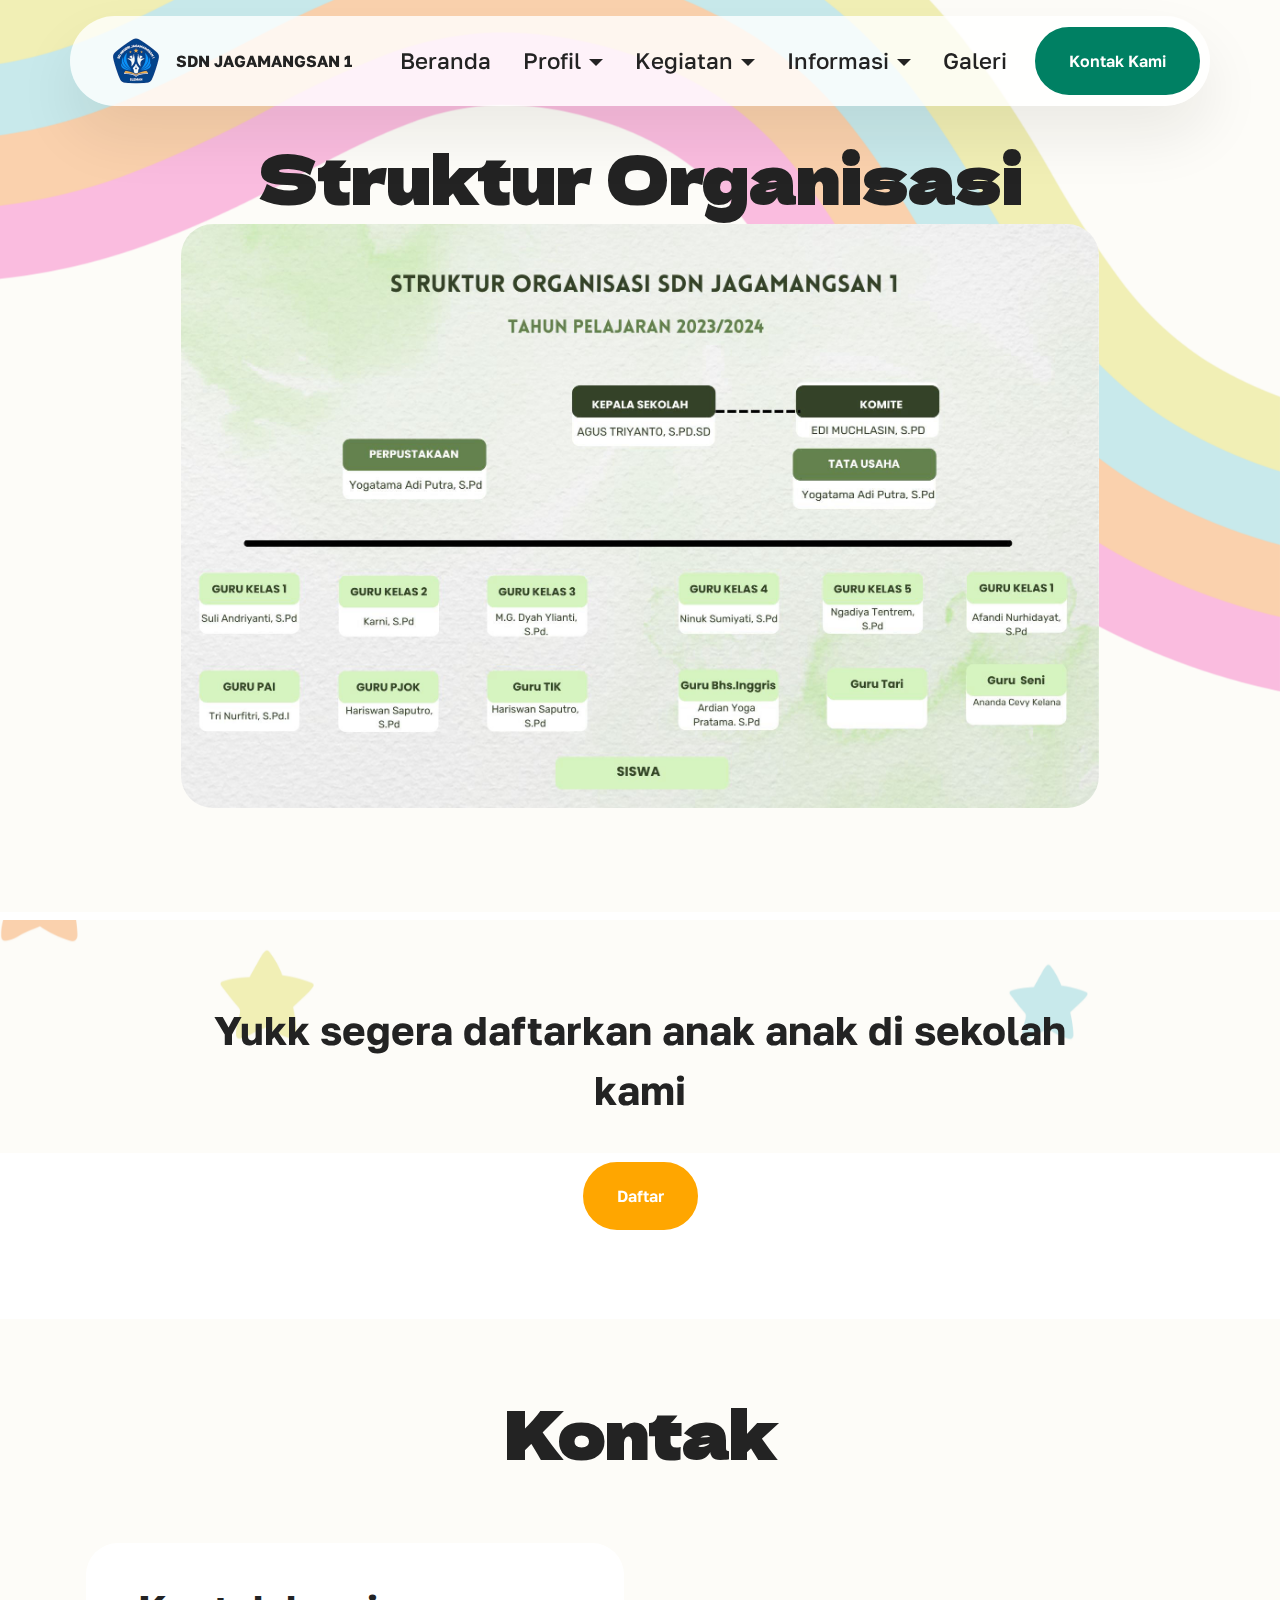
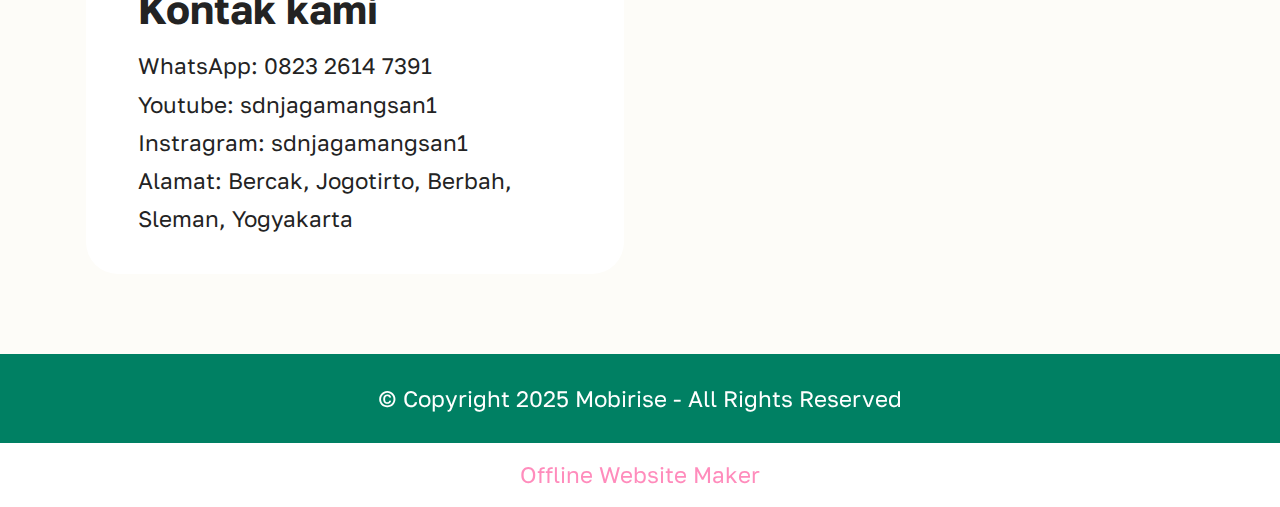
<file: struktur-oganisasi.html>
<!DOCTYPE html>
<html  >
<head>
  <!-- Site made with Mobirise Website Builder v5.9.6, https://mobirise.com -->
  <meta charset="UTF-8">
  <meta http-equiv="X-UA-Compatible" content="IE=edge">
  <meta name="generator" content="Mobirise v5.9.6, mobirise.com">
  <meta name="viewport" content="width=device-width, initial-scale=1, minimum-scale=1">
  <link rel="shortcut icon" href="assets/images/channels4-profile-removebg-preview-96x96.png" type="image/x-icon">
  <meta name="description" content="">
  
  
  <title>Struktur Organisasi</title>
  <link rel="stylesheet" href="assets/web/assets/mobirise-icons2/mobirise2.css">
  <link rel="stylesheet" href="assets/bootstrap/css/bootstrap.min.css">
  <link rel="stylesheet" href="assets/bootstrap/css/bootstrap-grid.min.css">
  <link rel="stylesheet" href="assets/bootstrap/css/bootstrap-reboot.min.css">
  <link rel="stylesheet" href="assets/parallax/jarallax.css">
  <link rel="stylesheet" href="assets/dropdown/css/style.css">
  <link rel="stylesheet" href="assets/theme/css/style.css">
  <link rel="preload" href="https://fonts.googleapis.com/css?family=Dela+Gothic+One:400&display=swap" as="style" onload="this.onload=null;this.rel='stylesheet'">
  <noscript><link rel="stylesheet" href="https://fonts.googleapis.com/css?family=Dela+Gothic+One:400&display=swap"></noscript>
  <link rel="preload" href="https://fonts.googleapis.com/css?family=Golos+Text:400,500,600,700,800,900&display=swap" as="style" onload="this.onload=null;this.rel='stylesheet'">
  <noscript><link rel="stylesheet" href="https://fonts.googleapis.com/css?family=Golos+Text:400,500,600,700,800,900&display=swap"></noscript>
  <link rel="preload" as="style" href="assets/mobirise/css/mbr-additional.css"><link rel="stylesheet" href="assets/mobirise/css/mbr-additional.css" type="text/css">

  
  
  
</head>
<body>
  
  <section data-bs-version="5.1" class="menu menu1 cid-u5FB9yWOsx" once="menu" id="menu01-15">
	

	<nav class="navbar navbar-dropdown navbar-fixed-top navbar-expand-lg">
		<div class="container">
			<div class="navbar-brand">
				<span class="navbar-logo">
					<a href="https://mobiri.se">
						<img src="assets/images/channels4-profile-removebg-preview-96x96.png" alt="Mobirise Website Builder" style="height: 3rem;">
					</a>
				</span>
				<span class="navbar-caption-wrap"><a class="navbar-caption text-black display-4" href="https://mobiri.se">SDN JAGAMANGSAN 1</a></span>
			</div>
			<button class="navbar-toggler" type="button" data-toggle="collapse" data-bs-toggle="collapse" data-target="#navbarSupportedContent" data-bs-target="#navbarSupportedContent" aria-controls="navbarNavAltMarkup" aria-expanded="false" aria-label="Toggle navigation">
				<div class="hamburger">
					<span></span>
					<span></span>
					<span></span>
					<span></span>
				</div>
			</button>
			<div class="collapse navbar-collapse" id="navbarSupportedContent">
				<ul class="navbar-nav nav-dropdown" data-app-modern-menu="true"><li class="nav-item">
						<a class="nav-link link text-black text-primary display-7" href="index.html">Beranda</a>
					</li>
					<li class="nav-item dropdown">
						<a class="nav-link link text-black dropdown-toggle display-7" href="https://mobiri.se" aria-expanded="false" data-toggle="dropdown-submenu" data-bs-toggle="dropdown" data-bs-auto-close="outside">Profil</a><div class="dropdown-menu" aria-labelledby="dropdown-407"><a class="text-black dropdown-item text-primary display-7" href="sejarah.html">Sejarah</a><a class="text-black show dropdown-item text-primary display-7" href="visi-misi.html">Visi Misi</a><a class="text-black dropdown-item text-primary display-7" href="struktur-oganisasi.html">Struktur Organisasi</a><a class="text-black show dropdown-item text-primary display-7" href="tenaga-pendidik.html">Tenaga Pendidik</a><a class="text-black show dropdown-item text-primary display-7" href="fasilitas.html">Fasilitas</a></div>
					</li>
					<li class="nav-item dropdown">
						<a class="nav-link link text-black dropdown-toggle display-7" href="https://mobiri.se" data-toggle="dropdown-submenu" data-bs-toggle="dropdown" data-bs-auto-close="outside" aria-expanded="false">Kegiatan</a><div class="dropdown-menu" aria-labelledby="dropdown-950"><a class="text-black dropdown-item text-primary display-7" href="intrakurikuler.html">Intrakurikuler</a><a class="text-black show dropdown-item text-primary display-7" href="ekstrakurikuler.html">Ekstrakurikuler</a></div>
					</li><li class="nav-item dropdown"><a class="nav-link link text-black dropdown-toggle display-7" href="https://mobiri.se" data-toggle="dropdown-submenu" data-bs-toggle="dropdown" data-bs-auto-close="outside" aria-expanded="false">Informasi</a><div class="dropdown-menu" aria-labelledby="dropdown-753"><a class="text-black dropdown-item text-primary display-7" href="pengumuman.html">Pengumuman</a><a class="text-black show dropdown-item text-primary display-7" href="pendaftaran.html">Pendaftaran</a></div></li><li class="nav-item"><a class="nav-link link text-black text-primary display-7" href="galeri.html">Galeri</a></li></ul>
				
				<div class="navbar-buttons mbr-section-btn"><a class="btn btn-danger display-4" href="kontak-kami.html">Kontak Kami</a></div>
			</div>
		</div>
	</nav>
</section>

<section data-bs-version="5.1" class="image3 cid-u5FBkfqXHs mbr-parallax-background" id="image03-1d">
  

  
  <div class="mbr-overlay" style="opacity: 0; background-color: rgb(255, 255, 255);"></div>

  <div class="container">
    <div class="row justify-content-center">
      <div class="col-12 col-lg-10">
        <h4 class="mbr-description mbr-fonts-style mb-3 align-center display-2">
          <strong>Struktur Organisasi</strong></h4>
        
        <div class="image-wrapper">
          <img class="w-100" src="assets/images/struktur-organisasi-2000x1273.jpg" alt="Mobirise Website Builder">
        </div>
      </div>
    </div>
  </div>
</section>

<section data-bs-version="5.1" class="article11 cid-ubihnv19yk mbr-parallax-background" id="article11-4r">
    

    
    
    <div class="container">
        <div class="row justify-content-center">
            <div class="title col-md-12 col-lg-10">
                <h3 class="mbr-section-title mbr-fonts-style align-center mt-0 mb-0 display-5"><strong>Yukk segera daftarkan anak anak di sekolah kami</strong></h3>
                
                <div class="mbr-section-btn align-center mt-4"><a class="btn btn-secondary display-4" href="https://wa.me/6287838327234?text=Saya%20ingin%20mendapatkan%20informasi%20PPDB%20SD%20Negeri%20Jagamangsan%201">Daftar</a></div>
            </div>
        </div>
    </div>
</section>

<section data-bs-version="5.1" class="contacts2 map1 cid-uasbc1wlUv" id="contacts02-46">

    

    
    <div class="container">
        <div class="row justify-content-center">
            <div class="col-12 content-head">
                <div class="mbr-section-head mb-5">
                    <h3 class="mbr-section-title mbr-fonts-style align-center mb-0 display-2">
                        <strong>Kontak</strong></h3>
                    
                </div>
            </div>
        </div>
        <div class="row justify-content-center mt-4">
            <div class="card col-12 col-md-6">
                <div class="card-wrapper">
                    <div class="text-wrapper">
                        <h5 class="cardTitle mbr-fonts-style mb-2 display-5">
                        <strong>Kontak kami</strong></h5>
                    <ul class="list mbr-fonts-style display-7">
                        <li class="mbr-text item-wrap"><span style="font-size: 1.4rem;">WhatsApp: 0823 2614 7391</span><br></li>
                        <li class="mbr-text item-wrap">Youtube: sdnjagamangsan1</li>
                        <li class="mbr-text item-wrap">Instragram: sdnjagamangsan1</li><li class="mbr-text item-wrap">Alamat: Bercak, Jogotirto, Berbah, Sleman, Yogyakarta</li>
                    </ul>
                    </div>
                </div>
            </div>
            <div class="map-wrapper col-12 col-md-6">
                <div class="google-map"><iframe frameborder="0" style="border:0" src="https://www.google.com/maps/embed?pb=!1m18!1m12!1m3!1d3952.758239607634!2d110.47816917468333!3d-7.81539607760584!2m3!1f0!2f0!3f0!3m2!1i1024!2i768!4f13.1!3m3!1m2!1s0x2e7a505c04a96737%3A0x9ee2228bad907ce1!2sSD%20Negeri%20Jagamangsan%201%20Jogotirto%20Berbah%20Sleman!5e0!3m2!1sid!2sid!4v1709206261311!5m2!1sid!2sid" allowfullscreen=""></iframe></div>
            </div>
        </div>
    </div>
</section>

<section data-bs-version="5.1" class="footer4 cid-u5FB9BEKB8" once="footers" id="footer04-1b">

    

    

    <div class="container">
        <div class="media-container-row align-center mbr-white">
            <div class="col-12">
                <p class="mbr-text mb-0 mbr-fonts-style display-7">
                    © Copyright 2025 Mobirise - All Rights Reserved
                </p>
            </div>
        </div>
    </div>
</section><section class="display-7" style="padding: 0;align-items: center;justify-content: center;flex-wrap: wrap;    align-content: center;display: flex;position: relative;height: 4rem;"><a href="https://mobiri.se/3088887" style="flex: 1 1;height: 4rem;position: absolute;width: 100%;z-index: 1;"><img alt="" style="height: 4rem;" src="[data-uri]"></a><p style="margin: 0;text-align: center;" class="display-7">&#8204;</p><a style="z-index:1" href="https://mobirise.com/offline-website-builder.html">Offline Website Maker</a></section><script src="assets/bootstrap/js/bootstrap.bundle.min.js"></script>  <script src="assets/parallax/jarallax.js"></script>  <script src="assets/smoothscroll/smooth-scroll.js"></script>  <script src="assets/ytplayer/index.js"></script>  <script src="assets/dropdown/js/navbar-dropdown.js"></script>  <script src="assets/theme/js/script.js"></script>  
  
  
</body>
</html>
</file>
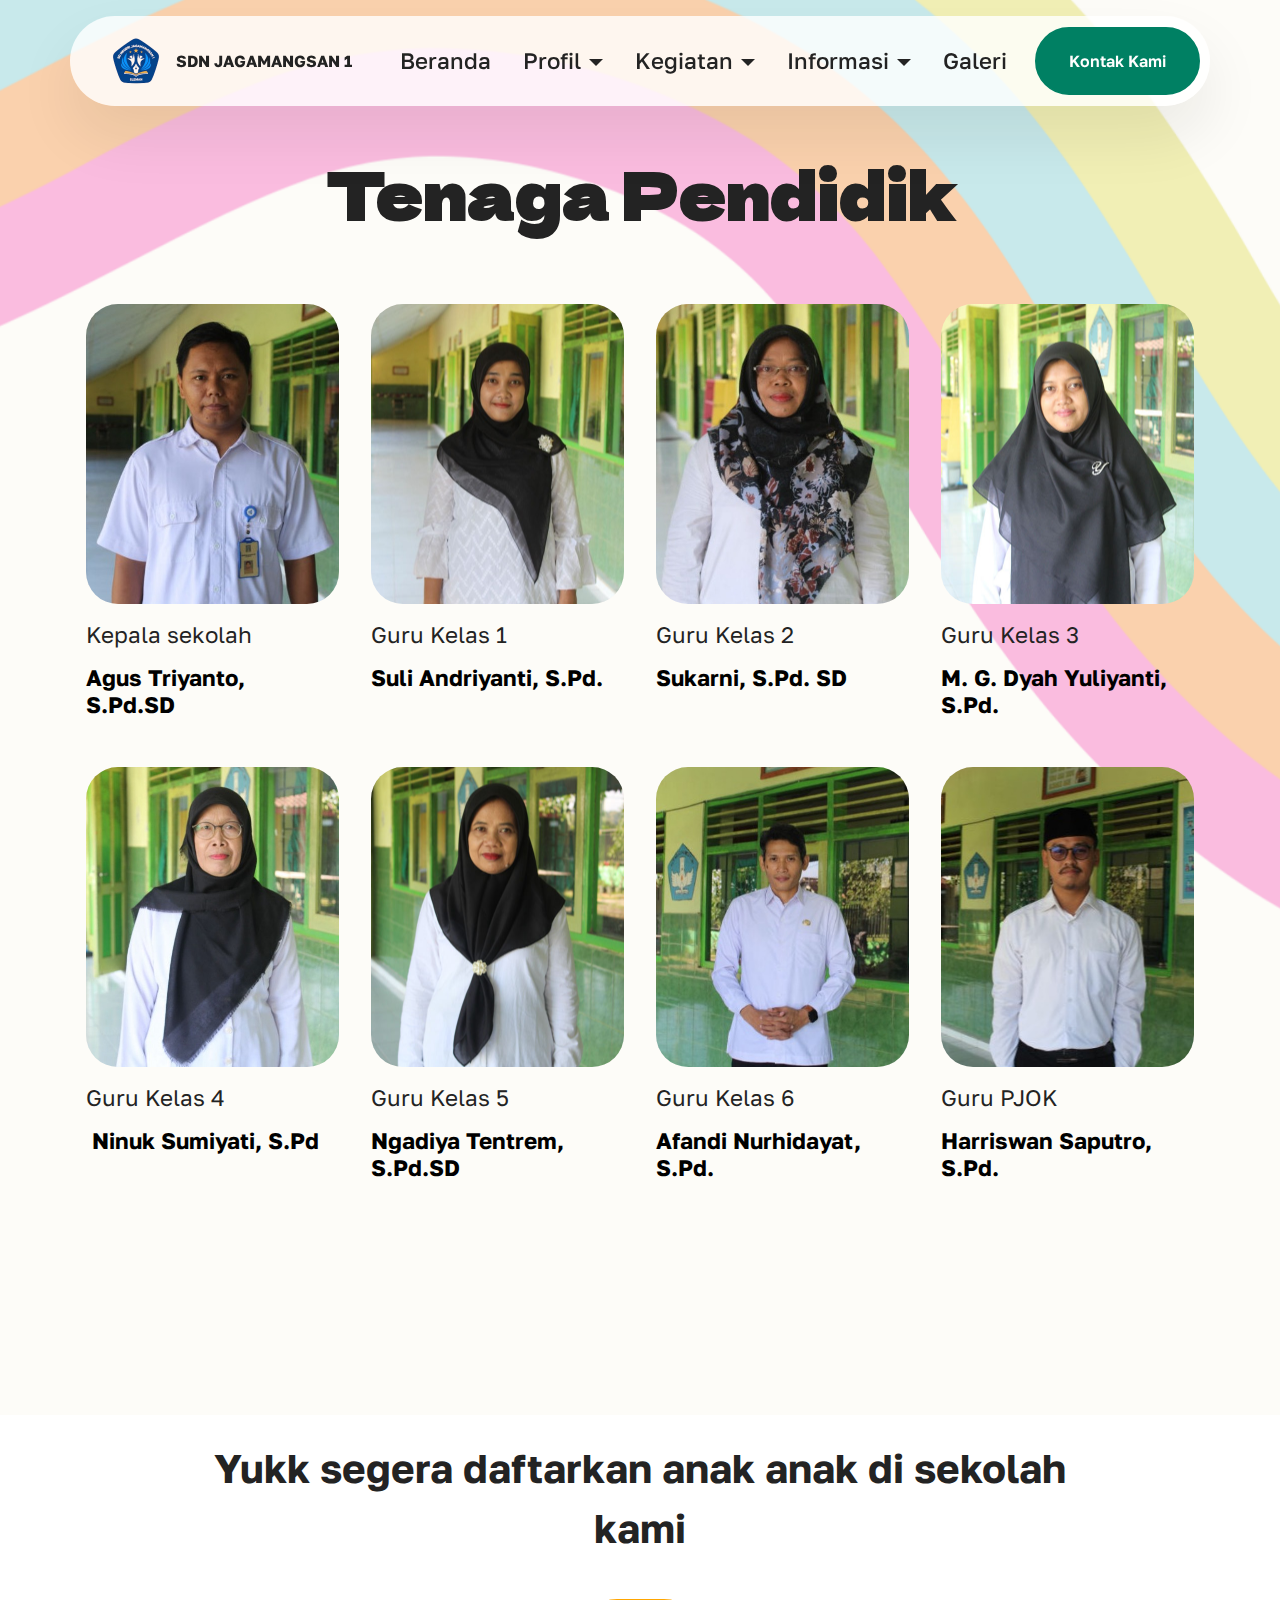
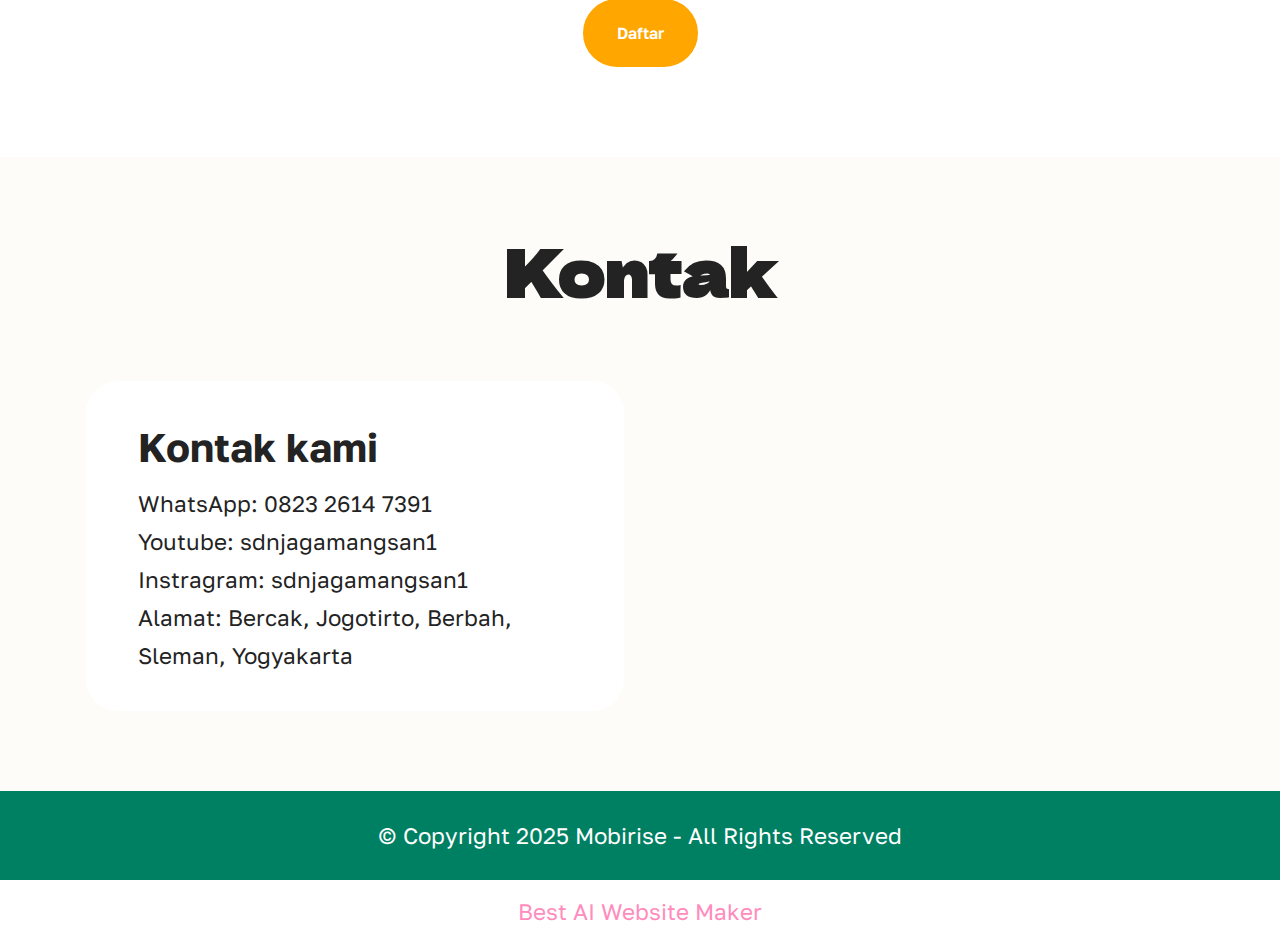
<file: tenaga-pendidik.html>
<!DOCTYPE html>
<html  >
<head>
  <!-- Site made with Mobirise Website Builder v5.9.6, https://mobirise.com -->
  <meta charset="UTF-8">
  <meta http-equiv="X-UA-Compatible" content="IE=edge">
  <meta name="generator" content="Mobirise v5.9.6, mobirise.com">
  <meta name="viewport" content="width=device-width, initial-scale=1, minimum-scale=1">
  <link rel="shortcut icon" href="assets/images/channels4-profile-removebg-preview-96x96.png" type="image/x-icon">
  <meta name="description" content="">
  
  
  <title>Tenaga Pendidik</title>
  <link rel="stylesheet" href="assets/web/assets/mobirise-icons2/mobirise2.css">
  <link rel="stylesheet" href="assets/bootstrap/css/bootstrap.min.css">
  <link rel="stylesheet" href="assets/bootstrap/css/bootstrap-grid.min.css">
  <link rel="stylesheet" href="assets/bootstrap/css/bootstrap-reboot.min.css">
  <link rel="stylesheet" href="assets/parallax/jarallax.css">
  <link rel="stylesheet" href="assets/dropdown/css/style.css">
  <link rel="stylesheet" href="assets/theme/css/style.css">
  <link rel="preload" href="https://fonts.googleapis.com/css?family=Dela+Gothic+One:400&display=swap" as="style" onload="this.onload=null;this.rel='stylesheet'">
  <noscript><link rel="stylesheet" href="https://fonts.googleapis.com/css?family=Dela+Gothic+One:400&display=swap"></noscript>
  <link rel="preload" href="https://fonts.googleapis.com/css?family=Golos+Text:400,500,600,700,800,900&display=swap" as="style" onload="this.onload=null;this.rel='stylesheet'">
  <noscript><link rel="stylesheet" href="https://fonts.googleapis.com/css?family=Golos+Text:400,500,600,700,800,900&display=swap"></noscript>
  <link rel="preload" as="style" href="assets/mobirise/css/mbr-additional.css"><link rel="stylesheet" href="assets/mobirise/css/mbr-additional.css" type="text/css">

  
  
  
</head>
<body>
  
  <section data-bs-version="5.1" class="menu menu1 cid-u5FC59TZnU" once="menu" id="menu01-1e">
	

	<nav class="navbar navbar-dropdown navbar-fixed-top navbar-expand-lg">
		<div class="container">
			<div class="navbar-brand">
				<span class="navbar-logo">
					<a href="https://mobiri.se">
						<img src="assets/images/channels4-profile-removebg-preview-96x96.png" alt="Mobirise Website Builder" style="height: 3rem;">
					</a>
				</span>
				<span class="navbar-caption-wrap"><a class="navbar-caption text-black display-4" href="https://mobiri.se">SDN JAGAMANGSAN 1</a></span>
			</div>
			<button class="navbar-toggler" type="button" data-toggle="collapse" data-bs-toggle="collapse" data-target="#navbarSupportedContent" data-bs-target="#navbarSupportedContent" aria-controls="navbarNavAltMarkup" aria-expanded="false" aria-label="Toggle navigation">
				<div class="hamburger">
					<span></span>
					<span></span>
					<span></span>
					<span></span>
				</div>
			</button>
			<div class="collapse navbar-collapse" id="navbarSupportedContent">
				<ul class="navbar-nav nav-dropdown" data-app-modern-menu="true"><li class="nav-item">
						<a class="nav-link link text-black text-primary display-7" href="index.html">Beranda</a>
					</li>
					<li class="nav-item dropdown">
						<a class="nav-link link text-black dropdown-toggle display-7" href="https://mobiri.se" aria-expanded="false" data-toggle="dropdown-submenu" data-bs-toggle="dropdown" data-bs-auto-close="outside">Profil</a><div class="dropdown-menu" aria-labelledby="dropdown-407"><a class="text-black dropdown-item text-primary display-7" href="sejarah.html">Sejarah</a><a class="text-black show dropdown-item text-primary display-7" href="visi-misi.html">Visi Misi</a><a class="text-black dropdown-item text-primary display-7" href="struktur-oganisasi.html">Struktur Organisasi</a><a class="text-black show dropdown-item text-primary display-7" href="tenaga-pendidik.html">Tenaga Pendidik</a><a class="text-black show dropdown-item text-primary display-7" href="fasilitas.html">Fasilitas</a></div>
					</li>
					<li class="nav-item dropdown">
						<a class="nav-link link text-black dropdown-toggle display-7" href="https://mobiri.se" data-toggle="dropdown-submenu" data-bs-toggle="dropdown" data-bs-auto-close="outside" aria-expanded="false">Kegiatan</a><div class="dropdown-menu" aria-labelledby="dropdown-950"><a class="text-black dropdown-item text-primary display-7" href="intrakurikuler.html">Intrakurikuler</a><a class="text-black show dropdown-item text-primary display-7" href="ekstrakurikuler.html">Ekstrakurikuler</a></div>
					</li><li class="nav-item dropdown"><a class="nav-link link text-black dropdown-toggle display-7" href="https://mobiri.se" data-toggle="dropdown-submenu" data-bs-toggle="dropdown" data-bs-auto-close="outside" aria-expanded="false">Informasi</a><div class="dropdown-menu" aria-labelledby="dropdown-753"><a class="text-black dropdown-item text-primary display-7" href="pengumuman.html">Pengumuman</a><a class="text-black show dropdown-item text-primary display-7" href="pendaftaran.html">Pendaftaran</a></div></li><li class="nav-item"><a class="nav-link link text-black text-primary display-7" href="galeri.html">Galeri</a></li></ul>
				
				<div class="navbar-buttons mbr-section-btn"><a class="btn btn-danger display-4" href="kontak-kami.html">Kontak Kami</a></div>
			</div>
		</div>
	</nav>
</section>

<section data-bs-version="5.1" class="people03 cid-u5FCbAse6B" id="people03-1k">
	
	
	<div class="container">
		<div class="row justify-content-center">
			<div class="col-12 content-head">
				<div class="mbr-section-head mb-5">
					<h4 class="mbr-section-title mbr-fonts-style align-center mb-0 display-2">
						<strong>Tenaga Pendidik</strong></h4>
					
				</div>
			</div>
		</div>
		<div class="row">
			<div class="item features-image col-12 col-md-6 col-lg-3">
				<div class="item-wrapper">
					<div class="item-img mb-3">
						<img src="assets/images/whatsapp-image-2024-04-30-at-08.12.42-506x759.jpeg" alt="Mobirise Website Builder" title="" data-slide-to="0" data-bs-slide-to="0">
					</div>
					<div class="item-content align-left">
						<h5 class="item-title mbr-fonts-style mb-3 display-7">
							Kepala sekolah</h5>
						<h6 class="item-subtitle mbr-fonts-style mb-3 display-7">
							<strong>Agus Triyanto, S.Pd.SD</strong></h6>
						
					</div>
					
				</div>
			</div>
			<div class="item features-image col-12 col-md-6 col-lg-3">
				<div class="item-wrapper">
					<div class="item-img mb-3">
						<img src="assets/images/whatsapp-image-2024-04-30-at-08.12.43-1-506x759.jpeg" alt="Mobirise Website Builder" title="" data-slide-to="1" data-bs-slide-to="1">
					</div>
					<div class="item-content align-left">
						<h5 class="item-title mbr-fonts-style mb-3 display-7">
							Guru Kelas 1</h5>
						<h6 class="item-subtitle mbr-fonts-style mb-3 display-7"><strong>Suli Andriyanti, S.Pd.</strong></h6>
						
					</div>
					
				</div>
			</div>
			<div class="item features-image col-12 col-md-6 col-lg-3">
				<div class="item-wrapper">
					<div class="item-img mb-3">
						<img src="assets/images/whatsapp-image-2024-04-30-at-08.12.43-2-506x759.jpeg" alt="Mobirise Website Builder" title="" data-slide-to="2" data-bs-slide-to="2">
					</div>
					<div class="item-content align-left">
						<h5 class="item-title mbr-fonts-style mb-3 display-7">
							Guru Kelas 2</h5>
						<h6 class="item-subtitle mbr-fonts-style mb-3 display-7"><strong>Sukarni, S.Pd. SD</strong></h6>
						
					</div>
					
				</div>
			</div><div class="item features-image col-12 col-md-6 col-lg-3">
				<div class="item-wrapper">
					<div class="item-img mb-3">
						<img src="assets/images/whatsapp-image-2024-04-30-at-08.12.43-4-506x759.jpg" alt="Mobirise Website Builder" title="" data-slide-to="3" data-bs-slide-to="3">
					</div>
					<div class="item-content align-left">
						<h5 class="item-title mbr-fonts-style mb-3 display-7">
							Guru Kelas 3</h5>
						<h6 class="item-subtitle mbr-fonts-style mb-3 display-7"><strong>M. G. Dyah Yuliyanti, S.Pd.</strong></h6>
						
					</div>
					
				</div>
			</div><div class="item features-image col-12 col-md-6 col-lg-3">
				<div class="item-wrapper">
					<div class="item-img mb-3">
						<img src="assets/images/whatsapp-image-2024-04-30-at-08.12.43-3-506x759.jpeg" alt="Mobirise Website Builder" title="" data-slide-to="4" data-bs-slide-to="5">
					</div>
					<div class="item-content align-left">
						<h5 class="item-title mbr-fonts-style mb-3 display-7">
							Guru Kelas 4</h5>
						<h6 class="item-subtitle mbr-fonts-style mb-3 display-7"><strong>&nbsp;Ninuk Sumiyati, S.Pd</strong></h6>
						
					</div>
					
				</div>
			</div><div class="item features-image col-12 col-md-6 col-lg-3">
				<div class="item-wrapper">
					<div class="item-img mb-3">
						<img src="assets/images/whatsapp-image-2024-04-30-at-08.12.43-506x759.jpg" alt="Mobirise Website Builder" title="" data-slide-to="5" data-bs-slide-to="6">
					</div>
					<div class="item-content align-left">
						<h5 class="item-title mbr-fonts-style mb-3 display-7">
							Guru Kelas 5</h5>
						<h6 class="item-subtitle mbr-fonts-style mb-3 display-7"><strong>Ngadiya Tentrem, S.Pd.SD</strong></h6>
						
					</div>
					
				</div>
			</div><div class="item features-image col-12 col-md-6 col-lg-3">
				<div class="item-wrapper">
					<div class="item-img mb-3">
						<img src="assets/images/whatsapp-image-2024-04-30-at-08.12.42-2-506x759.jpeg" alt="Mobirise Website Builder" title="" data-slide-to="6" data-bs-slide-to="7">
					</div>
					<div class="item-content align-left">
						<h5 class="item-title mbr-fonts-style mb-3 display-7">
							Guru Kelas 6</h5>
						<h6 class="item-subtitle mbr-fonts-style mb-3 display-7"><strong>Afandi Nurhidayat, S.Pd.</strong></h6>
						
					</div>
					
				</div>
			</div><div class="item features-image col-12 col-md-6 col-lg-3">
				<div class="item-wrapper">
					<div class="item-img mb-3">
						<img src="assets/images/whatsapp-image-2024-04-30-at-08.12.42-1-506x337.jpeg" alt="Mobirise Website Builder" title="" data-slide-to="7" data-bs-slide-to="8">
					</div>
					<div class="item-content align-left">
						<h5 class="item-title mbr-fonts-style mb-3 display-7">
							Guru PJOK</h5>
						<h6 class="item-subtitle mbr-fonts-style mb-3 display-7"><strong>Harriswan Saputro, S.Pd.</strong></h6>
						
					</div>
					
				</div>
			</div>
		</div>
	</div>
</section>

<section data-bs-version="5.1" class="article11 cid-ubihsc28lF mbr-parallax-background" id="article11-4s">
    

    
    
    <div class="container">
        <div class="row justify-content-center">
            <div class="title col-md-12 col-lg-10">
                <h3 class="mbr-section-title mbr-fonts-style align-center mt-0 mb-0 display-5"><strong>Yukk segera daftarkan anak anak di sekolah kami</strong></h3>
                
                <div class="mbr-section-btn align-center mt-4"><a class="btn btn-secondary display-4" href="https://wa.me/6287838327234?text=Saya%20ingin%20mendapatkan%20informasi%20PPDB%20SD%20Negeri%20Jagamangsan%201">Daftar</a></div>
            </div>
        </div>
    </div>
</section>

<section data-bs-version="5.1" class="contacts2 map1 cid-uasbxHF9Nd" id="contacts02-47">

    

    
    <div class="container">
        <div class="row justify-content-center">
            <div class="col-12 content-head">
                <div class="mbr-section-head mb-5">
                    <h3 class="mbr-section-title mbr-fonts-style align-center mb-0 display-2">
                        <strong>Kontak</strong></h3>
                    
                </div>
            </div>
        </div>
        <div class="row justify-content-center mt-4">
            <div class="card col-12 col-md-6">
                <div class="card-wrapper">
                    <div class="text-wrapper">
                        <h5 class="cardTitle mbr-fonts-style mb-2 display-5">
                        <strong>Kontak kami</strong></h5>
                    <ul class="list mbr-fonts-style display-7">
                        <li class="mbr-text item-wrap"><span style="font-size: 1.4rem;">WhatsApp: 0823 2614 7391</span><br></li>
                        <li class="mbr-text item-wrap">Youtube: sdnjagamangsan1</li>
                        <li class="mbr-text item-wrap">Instragram: sdnjagamangsan1</li><li class="mbr-text item-wrap">Alamat: Bercak, Jogotirto, Berbah, Sleman, Yogyakarta</li>
                    </ul>
                    </div>
                </div>
            </div>
            <div class="map-wrapper col-12 col-md-6">
                <div class="google-map"><iframe frameborder="0" style="border:0" src="https://www.google.com/maps/embed?pb=!1m18!1m12!1m3!1d3952.758239607634!2d110.47816917468333!3d-7.81539607760584!2m3!1f0!2f0!3f0!3m2!1i1024!2i768!4f13.1!3m3!1m2!1s0x2e7a505c04a96737%3A0x9ee2228bad907ce1!2sSD%20Negeri%20Jagamangsan%201%20Jogotirto%20Berbah%20Sleman!5e0!3m2!1sid!2sid!4v1709206261311!5m2!1sid!2sid" allowfullscreen=""></iframe></div>
            </div>
        </div>
    </div>
</section>

<section data-bs-version="5.1" class="footer4 cid-u5FC5bTl0Q" once="footers" id="footer04-1i">

    

    

    <div class="container">
        <div class="media-container-row align-center mbr-white">
            <div class="col-12">
                <p class="mbr-text mb-0 mbr-fonts-style display-7">
                    © Copyright 2025 Mobirise - All Rights Reserved
                </p>
            </div>
        </div>
    </div>
</section><section class="display-7" style="padding: 0;align-items: center;justify-content: center;flex-wrap: wrap;    align-content: center;display: flex;position: relative;height: 4rem;"><a href="https://mobiri.se/3088887" style="flex: 1 1;height: 4rem;position: absolute;width: 100%;z-index: 1;"><img alt="" style="height: 4rem;" src="[data-uri]"></a><p style="margin: 0;text-align: center;" class="display-7">&#8204;</p><a style="z-index:1" href="https://mobirise.com/builder/ai-website-maker.html">Best AI Website Maker</a></section><script src="assets/bootstrap/js/bootstrap.bundle.min.js"></script>  <script src="assets/parallax/jarallax.js"></script>  <script src="assets/smoothscroll/smooth-scroll.js"></script>  <script src="assets/ytplayer/index.js"></script>  <script src="assets/dropdown/js/navbar-dropdown.js"></script>  <script src="assets/theme/js/script.js"></script>  
  
  
</body>
</html>
</file>
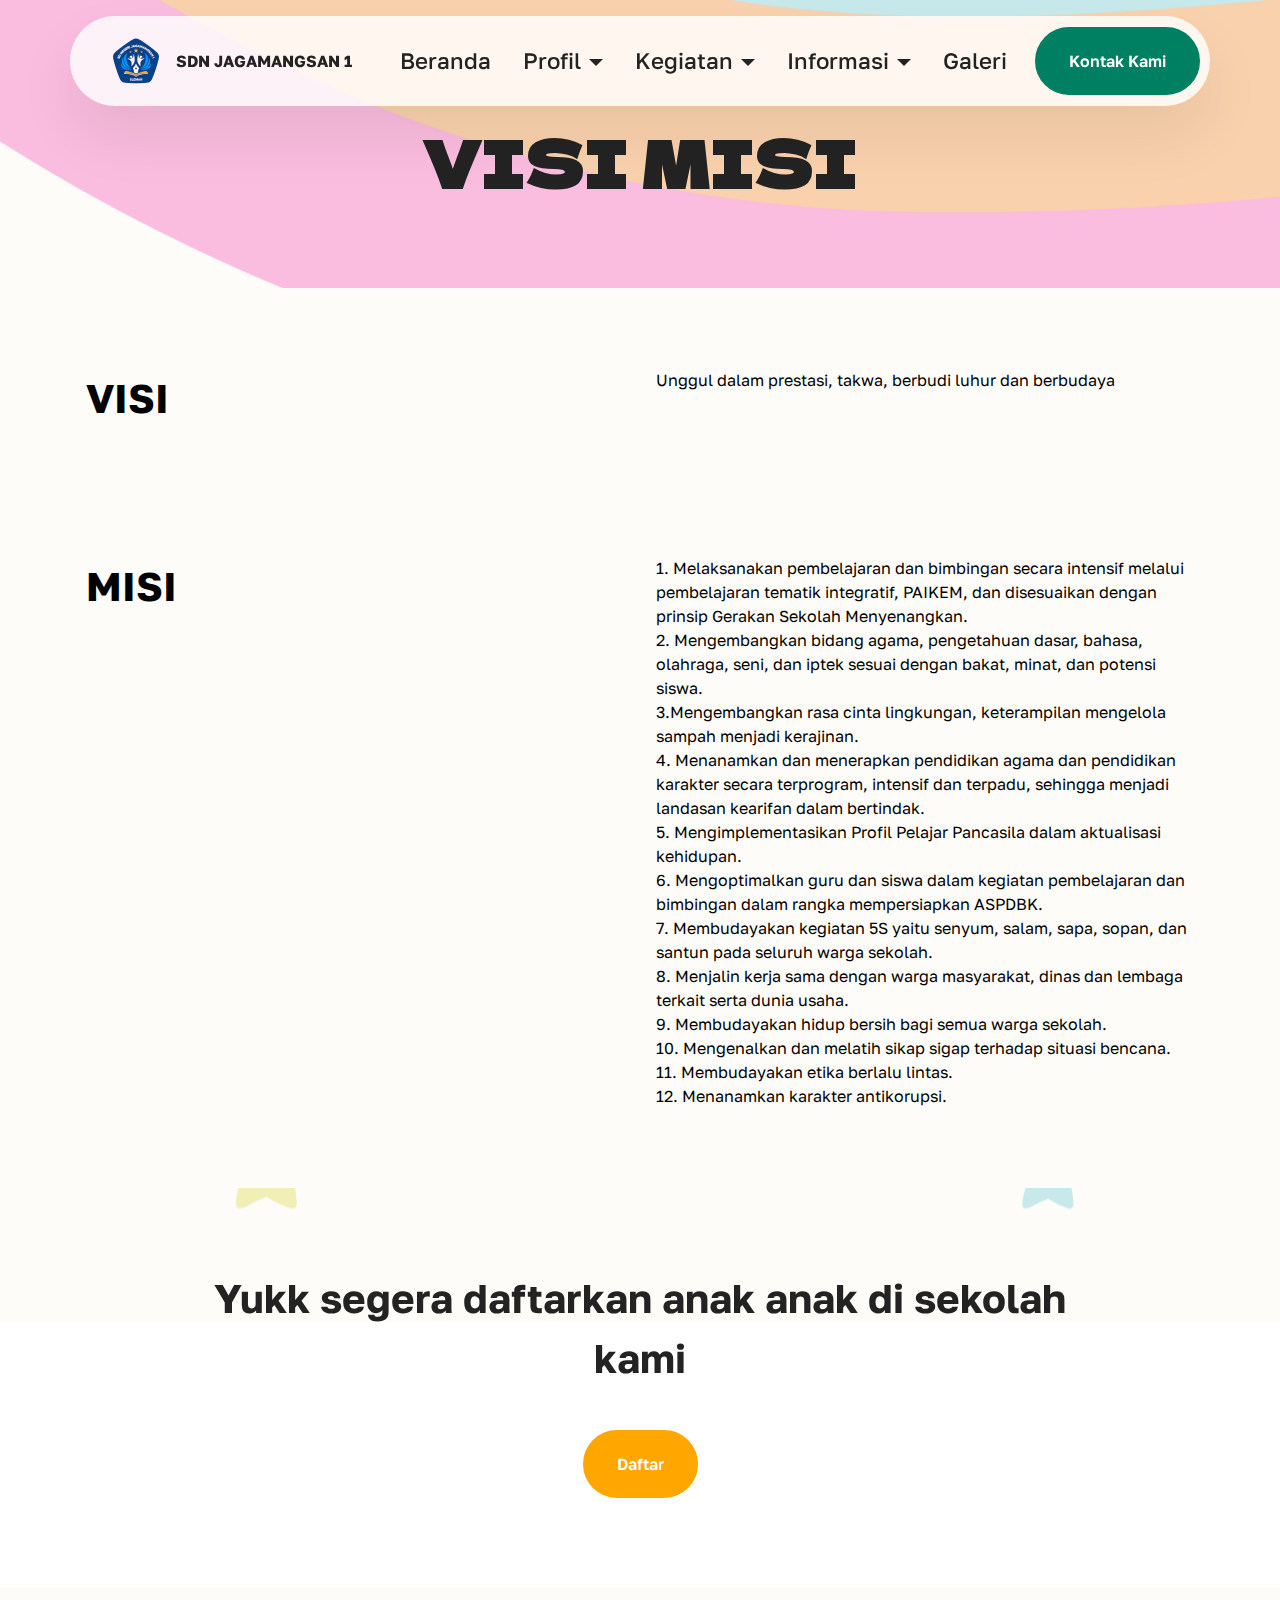
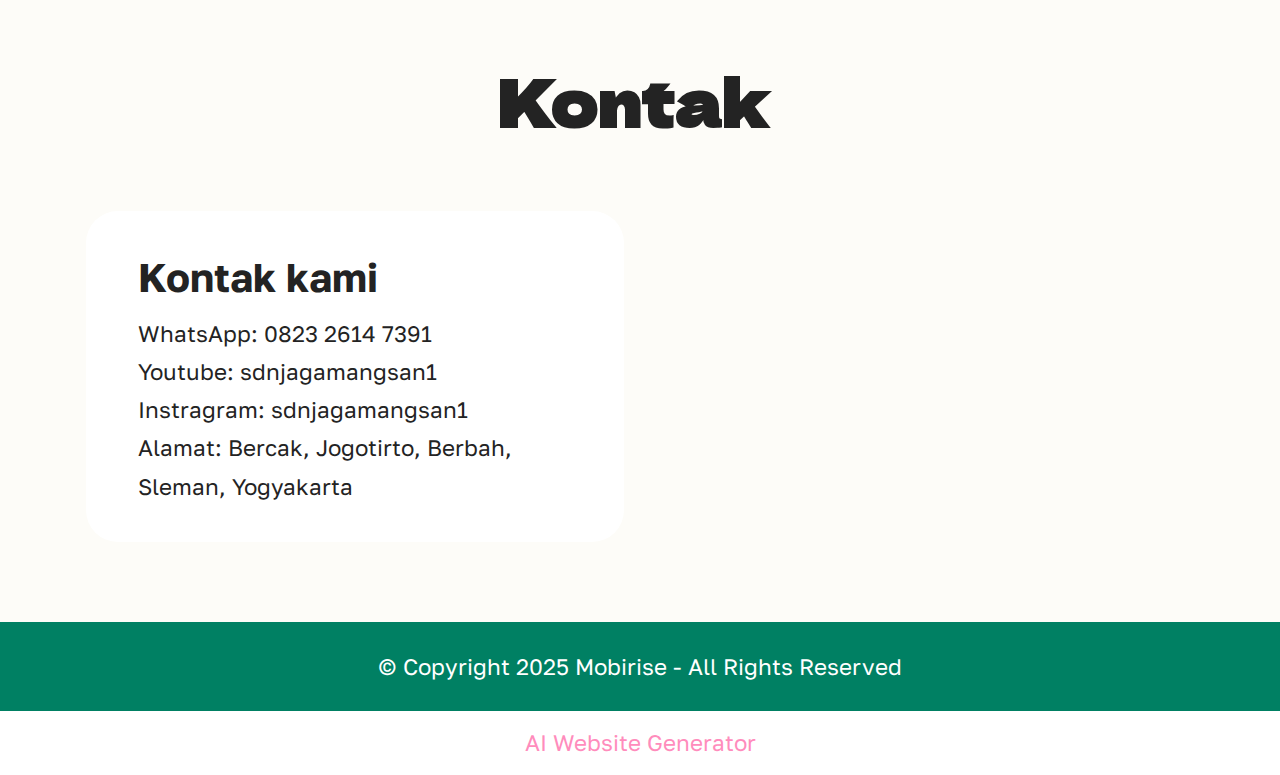
<file: visi-misi.html>
<!DOCTYPE html>
<html  >
<head>
  <!-- Site made with Mobirise Website Builder v5.9.6, https://mobirise.com -->
  <meta charset="UTF-8">
  <meta http-equiv="X-UA-Compatible" content="IE=edge">
  <meta name="generator" content="Mobirise v5.9.6, mobirise.com">
  <meta name="viewport" content="width=device-width, initial-scale=1, minimum-scale=1">
  <link rel="shortcut icon" href="assets/images/channels4-profile-removebg-preview-96x96.png" type="image/x-icon">
  <meta name="description" content="">
  
  
  <title>Visi Misi</title>
  <link rel="stylesheet" href="assets/web/assets/mobirise-icons2/mobirise2.css">
  <link rel="stylesheet" href="assets/bootstrap/css/bootstrap.min.css">
  <link rel="stylesheet" href="assets/bootstrap/css/bootstrap-grid.min.css">
  <link rel="stylesheet" href="assets/bootstrap/css/bootstrap-reboot.min.css">
  <link rel="stylesheet" href="assets/parallax/jarallax.css">
  <link rel="stylesheet" href="assets/dropdown/css/style.css">
  <link rel="stylesheet" href="assets/theme/css/style.css">
  <link rel="preload" href="https://fonts.googleapis.com/css?family=Dela+Gothic+One:400&display=swap" as="style" onload="this.onload=null;this.rel='stylesheet'">
  <noscript><link rel="stylesheet" href="https://fonts.googleapis.com/css?family=Dela+Gothic+One:400&display=swap"></noscript>
  <link rel="preload" href="https://fonts.googleapis.com/css?family=Golos+Text:400,500,600,700,800,900&display=swap" as="style" onload="this.onload=null;this.rel='stylesheet'">
  <noscript><link rel="stylesheet" href="https://fonts.googleapis.com/css?family=Golos+Text:400,500,600,700,800,900&display=swap"></noscript>
  <link rel="preload" as="style" href="assets/mobirise/css/mbr-additional.css"><link rel="stylesheet" href="assets/mobirise/css/mbr-additional.css" type="text/css">

  
  
  
</head>
<body>
  
  <section data-bs-version="5.1" class="menu menu1 cid-u5FyfbKMBV" once="menu" id="menu01-w">
	

	<nav class="navbar navbar-dropdown navbar-fixed-top navbar-expand-lg">
		<div class="container">
			<div class="navbar-brand">
				<span class="navbar-logo">
					<a href="https://mobiri.se">
						<img src="assets/images/channels4-profile-removebg-preview-96x96.png" alt="Mobirise Website Builder" style="height: 3rem;">
					</a>
				</span>
				<span class="navbar-caption-wrap"><a class="navbar-caption text-black display-4" href="https://mobiri.se">SDN JAGAMANGSAN 1</a></span>
			</div>
			<button class="navbar-toggler" type="button" data-toggle="collapse" data-bs-toggle="collapse" data-target="#navbarSupportedContent" data-bs-target="#navbarSupportedContent" aria-controls="navbarNavAltMarkup" aria-expanded="false" aria-label="Toggle navigation">
				<div class="hamburger">
					<span></span>
					<span></span>
					<span></span>
					<span></span>
				</div>
			</button>
			<div class="collapse navbar-collapse" id="navbarSupportedContent">
				<ul class="navbar-nav nav-dropdown" data-app-modern-menu="true"><li class="nav-item">
						<a class="nav-link link text-black text-primary display-7" href="index.html">Beranda</a>
					</li>
					<li class="nav-item dropdown">
						<a class="nav-link link text-black dropdown-toggle display-7" href="https://mobiri.se" aria-expanded="false" data-toggle="dropdown-submenu" data-bs-toggle="dropdown" data-bs-auto-close="outside">Profil</a><div class="dropdown-menu" aria-labelledby="dropdown-407"><a class="text-black dropdown-item text-primary display-7" href="sejarah.html">Sejarah</a><a class="text-black show dropdown-item text-primary display-7" href="visi-misi.html">Visi Misi</a><a class="text-black dropdown-item text-primary display-7" href="struktur-oganisasi.html">Struktur Organisasi</a><a class="text-black show dropdown-item text-primary display-7" href="tenaga-pendidik.html">Tenaga Pendidik</a><a class="text-black show dropdown-item text-primary display-7" href="fasilitas.html">Fasilitas</a></div>
					</li>
					<li class="nav-item dropdown">
						<a class="nav-link link text-black dropdown-toggle display-7" href="https://mobiri.se" data-toggle="dropdown-submenu" data-bs-toggle="dropdown" data-bs-auto-close="outside" aria-expanded="false">Kegiatan</a><div class="dropdown-menu" aria-labelledby="dropdown-950"><a class="text-black dropdown-item text-primary display-7" href="intrakurikuler.html">Intrakurikuler</a><a class="text-black show dropdown-item text-primary display-7" href="ekstrakurikuler.html">Ekstrakurikuler</a></div>
					</li><li class="nav-item dropdown"><a class="nav-link link text-black dropdown-toggle display-7" href="https://mobiri.se" data-toggle="dropdown-submenu" data-bs-toggle="dropdown" data-bs-auto-close="outside" aria-expanded="false">Informasi</a><div class="dropdown-menu" aria-labelledby="dropdown-753"><a class="text-black dropdown-item text-primary display-7" href="pengumuman.html">Pengumuman</a><a class="text-black show dropdown-item text-primary display-7" href="pendaftaran.html">Pendaftaran</a></div></li><li class="nav-item"><a class="nav-link link text-black text-primary display-7" href="galeri.html">Galeri</a></li></ul>
				
				<div class="navbar-buttons mbr-section-btn"><a class="btn btn-danger display-4" href="kontak-kami.html">Kontak Kami</a></div>
			</div>
		</div>
	</nav>
</section>

<section data-bs-version="5.1" class="article11 cid-u5FyfcDUHm mbr-parallax-background" id="article11-y">
    

    
    
    <div class="container">
        <div class="row justify-content-center">
            <div class="title col-md-12 col-lg-10">
                <h3 class="mbr-section-title mbr-fonts-style align-center mt-0 mb-0 display-2"><strong>VISI MISI</strong></h3>
                
                
            </div>
        </div>
    </div>
</section>

<section data-bs-version="5.1" class="article15 cid-u5FyBopDIg" id="article15-12">
    
    <div class="container">
        <div class="row justify-content-center">
            <div class="col-12 col-md">
                
                <h6 class="mbr-section-subtitle mbr-fonts-style mt-0 mb-4 display-5"><strong>VISI</strong></h6>
            </div>
            <div class="col-md-12 col-lg-6">
                <p class="mbr-text mbr-fonts-style mt-0 mb-0 display-4">Unggul dalam prestasi, takwa, berbudi luhur dan berbudaya<br></p>
            </div>
        </div>
    </div>
</section>

<section data-bs-version="5.1" class="article15 cid-u5FyCLXHfu" id="article15-13">
    
    <div class="container">
        <div class="row justify-content-center">
            <div class="col-12 col-md">
                
                <h6 class="mbr-section-subtitle mbr-fonts-style mt-0 mb-4 display-5">
                    <strong>MISI</strong></h6>
            </div>
            <div class="col-md-12 col-lg-6">
                <p class="mbr-text mbr-fonts-style mt-0 mb-0 display-4">1. Melaksanakan pembelajaran dan bimbingan secara intensif melalui pembelajaran tematik integratif, PAIKEM, dan disesuaikan dengan prinsip Gerakan Sekolah Menyenangkan.<br>2. Mengembangkan bidang agama, pengetahuan dasar, bahasa, olahraga, seni, dan iptek sesuai dengan bakat, minat, dan potensi siswa.<br>3.Mengembangkan rasa cinta lingkungan, keterampilan mengelola sampah menjadi kerajinan.<br>4. Menanamkan dan menerapkan pendidikan agama dan pendidikan karakter secara terprogram, intensif dan terpadu, sehingga menjadi landasan kearifan dalam bertindak.<br>5. Mengimplementasikan Profil Pelajar Pancasila dalam aktualisasi kehidupan.<br>6. Mengoptimalkan guru dan siswa dalam kegiatan pembelajaran dan bimbingan dalam rangka mempersiapkan ASPDBK.<br>7. Membudayakan kegiatan 5S yaitu senyum, salam, sapa, sopan, dan santun pada seluruh warga sekolah.<br>8. Menjalin kerja sama dengan warga masyarakat, dinas dan lembaga terkait serta dunia usaha.<br>9.  Membudayakan hidup bersih bagi semua warga sekolah.<br>10. Mengenalkan dan melatih sikap sigap terhadap situasi bencana.<br>11. Membudayakan etika berlalu lintas.<br>12. Menanamkan karakter antikorupsi.</p>
            </div>
        </div>
    </div>
</section>

<section data-bs-version="5.1" class="article11 cid-ubihiCDgMs mbr-parallax-background" id="article11-4q">
    

    
    
    <div class="container">
        <div class="row justify-content-center">
            <div class="title col-md-12 col-lg-10">
                <h3 class="mbr-section-title mbr-fonts-style align-center mt-0 mb-0 display-5"><strong>Yukk segera daftarkan anak anak di sekolah kami</strong></h3>
                
                <div class="mbr-section-btn align-center mt-4"><a class="btn btn-secondary display-4" href="https://wa.me/6287838327234?text=Saya%20ingin%20mendapatkan%20informasi%20PPDB%20SD%20Negeri%20Jagamangsan%201">Daftar</a></div>
            </div>
        </div>
    </div>
</section>

<section data-bs-version="5.1" class="contacts2 map1 cid-uas38rmBze" id="contacts02-41">

    

    
    <div class="container">
        <div class="row justify-content-center">
            <div class="col-12 content-head">
                <div class="mbr-section-head mb-5">
                    <h3 class="mbr-section-title mbr-fonts-style align-center mb-0 display-2">
                        <strong>Kontak&nbsp;</strong></h3>
                    
                </div>
            </div>
        </div>
        <div class="row justify-content-center mt-4">
            <div class="card col-12 col-md-6">
                <div class="card-wrapper">
                    <div class="text-wrapper">
                        <h5 class="cardTitle mbr-fonts-style mb-2 display-5">
                        <strong>Kontak kami</strong></h5>
                    <ul class="list mbr-fonts-style display-7">
                        <li class="mbr-text item-wrap"><span style="font-size: 1.4rem;">WhatsApp: 0823 2614 7391</span><br></li>
                        <li class="mbr-text item-wrap">Youtube: sdnjagamangsan1</li>
                        <li class="mbr-text item-wrap">Instragram: sdnjagamangsan1</li><li class="mbr-text item-wrap">Alamat: Bercak, Jogotirto, Berbah, Sleman, Yogyakarta</li>
                    </ul>
                    </div>
                </div>
            </div>
            <div class="map-wrapper col-12 col-md-6">
                <div class="google-map"><iframe frameborder="0" style="border:0" src="https://www.google.com/maps/embed?pb=!1m18!1m12!1m3!1d3952.758239607634!2d110.47816917468333!3d-7.81539607760584!2m3!1f0!2f0!3f0!3m2!1i1024!2i768!4f13.1!3m3!1m2!1s0x2e7a505c04a96737%3A0x9ee2228bad907ce1!2sSD%20Negeri%20Jagamangsan%201%20Jogotirto%20Berbah%20Sleman!5e0!3m2!1sid!2sid!4v1709206261311!5m2!1sid!2sid" allowfullscreen=""></iframe></div>
            </div>
        </div>
    </div>
</section>

<section data-bs-version="5.1" class="footer4 cid-u5FyfdgjNX" once="footers" id="footer04-10">

    

    

    <div class="container">
        <div class="media-container-row align-center mbr-white">
            <div class="col-12">
                <p class="mbr-text mb-0 mbr-fonts-style display-7">
                    © Copyright 2025 Mobirise - All Rights Reserved
                </p>
            </div>
        </div>
    </div>
</section><section class="display-7" style="padding: 0;align-items: center;justify-content: center;flex-wrap: wrap;    align-content: center;display: flex;position: relative;height: 4rem;"><a href="https://mobiri.se/3088887" style="flex: 1 1;height: 4rem;position: absolute;width: 100%;z-index: 1;"><img alt="" style="height: 4rem;" src="[data-uri]"></a><p style="margin: 0;text-align: center;" class="display-7">&#8204;</p><a style="z-index:1" href="https://mobirise.com/builder/ai-website-generator.html">AI Website Generator</a></section><script src="assets/bootstrap/js/bootstrap.bundle.min.js"></script>  <script src="assets/parallax/jarallax.js"></script>  <script src="assets/smoothscroll/smooth-scroll.js"></script>  <script src="assets/ytplayer/index.js"></script>  <script src="assets/dropdown/js/navbar-dropdown.js"></script>  <script src="assets/theme/js/script.js"></script>  
  
  
</body>
</html>
</file>
<file: assets/web/assets/mobirise-icons2/mobirise2.css>
@font-face {
  font-family: 'Moririse2';
  font-display: swap;
  src:  url('mobirise2.eot?f2bix4');
  src:  url('mobirise2.eot?f2bix4#iefix') format('embedded-opentype'),
    url('mobirise2.ttf?f2bix4') format('truetype'),
    url('mobirise2.woff?f2bix4') format('woff'),
    url('mobirise2.svg?f2bix4#mobirise2') format('svg');
  font-weight: normal;
  font-style: normal;
}

[class^="mobi-"], [class*=" mobi-"] {
  /* use !important to prevent issues with browser extensions that change fonts */
  font-family: 'Moririse2' !important;
  speak: none;
  font-style: normal;
  font-weight: normal;
  font-variant: normal;
  text-transform: none;
  line-height: 1;

  /* Better Font Rendering =========== */
  -webkit-font-smoothing: antialiased;
  -moz-osx-font-smoothing: grayscale;
}

.mobi-mbri-add-submenu:before {
  content: "\e900";
}
.mobi-mbri-alert:before {
  content: "\e901";
}
.mobi-mbri-align-center:before {
  content: "\e902";
}
.mobi-mbri-align-justify:before {
  content: "\e903";
}
.mobi-mbri-align-left:before {
  content: "\e904";
}
.mobi-mbri-align-right:before {
  content: "\e905";
}
.mobi-mbri-android:before {
  content: "\e906";
}
.mobi-mbri-apple:before {
  content: "\e907";
}
.mobi-mbri-arrow-down:before {
  content: "\e908";
}
.mobi-mbri-arrow-next:before {
  content: "\e909";
}
.mobi-mbri-arrow-prev:before {
  content: "\e90a";
}
.mobi-mbri-arrow-up:before {
  content: "\e90b";
}
.mobi-mbri-bold:before {
  content: "\e90c";
}
.mobi-mbri-bookmark:before {
  content: "\e90d";
}
.mobi-mbri-bootstrap:before {
  content: "\e90e";
}
.mobi-mbri-briefcase:before {
  content: "\e90f";
}
.mobi-mbri-browse:before {
  content: "\e910";
}
.mobi-mbri-bulleted-list:before {
  content: "\e911";
}
.mobi-mbri-calendar:before {
  content: "\e912";
}
.mobi-mbri-camera:before {
  content: "\e913";
}
.mobi-mbri-cart-add:before {
  content: "\e914";
}
.mobi-mbri-cart-full:before {
  content: "\e915";
}
.mobi-mbri-cash:before {
  content: "\e916";
}
.mobi-mbri-change-style:before {
  content: "\e917";
}
.mobi-mbri-chat:before {
  content: "\e918";
}
.mobi-mbri-clock:before {
  content: "\e919";
}
.mobi-mbri-close:before {
  content: "\e91a";
}
.mobi-mbri-cloud:before {
  content: "\e91b";
}
.mobi-mbri-code:before {
  content: "\e91c";
}
.mobi-mbri-contact-form:before {
  content: "\e91d";
}
.mobi-mbri-credit-card:before {
  content: "\e91e";
}
.mobi-mbri-cursor-click:before {
  content: "\e91f";
}
.mobi-mbri-cust-feedback:before {
  content: "\e920";
}
.mobi-mbri-database:before {
  content: "\e921";
}
.mobi-mbri-delivery:before {
  content: "\e922";
}
.mobi-mbri-desktop:before {
  content: "\e923";
}
.mobi-mbri-devices:before {
  content: "\e924";
}
.mobi-mbri-down:before {
  content: "\e925";
}
.mobi-mbri-download-2:before {
  content: "\e926";
}
.mobi-mbri-download:before {
  content: "\e927";
}
.mobi-mbri-drag-n-drop-2:before {
  content: "\e928";
}
.mobi-mbri-drag-n-drop:before {
  content: "\e929";
}
.mobi-mbri-edit-2:before {
  content: "\e92a";
}
.mobi-mbri-edit:before {
  content: "\e92b";
}
.mobi-mbri-error:before {
  content: "\e92c";
}
.mobi-mbri-extension:before {
  content: "\e92d";
}
.mobi-mbri-features:before {
  content: "\e92e";
}
.mobi-mbri-file:before {
  content: "\e92f";
}
.mobi-mbri-flag:before {
  content: "\e930";
}
.mobi-mbri-folder:before {
  content: "\e931";
}
.mobi-mbri-gift:before {
  content: "\e932";
}
.mobi-mbri-github:before {
  content: "\e933";
}
.mobi-mbri-globe-2:before {
  content: "\e934";
}
.mobi-mbri-globe:before {
  content: "\e935";
}
.mobi-mbri-growing-chart:before {
  content: "\e936";
}
.mobi-mbri-hearth:before {
  content: "\e937";
}
.mobi-mbri-help:before {
  content: "\e938";
}
.mobi-mbri-home:before {
  content: "\e939";
}
.mobi-mbri-hot-cup:before {
  content: "\e93a";
}
.mobi-mbri-idea:before {
  content: "\e93b";
}
.mobi-mbri-image-gallery:before {
  content: "\e93c";
}
.mobi-mbri-image-slider:before {
  content: "\e93d";
}
.mobi-mbri-info:before {
  content: "\e93e";
}
.mobi-mbri-italic:before {
  content: "\e93f";
}
.mobi-mbri-key:before {
  content: "\e940";
}
.mobi-mbri-laptop:before {
  content: "\e941";
}
.mobi-mbri-layers:before {
  content: "\e942";
}
.mobi-mbri-left-right:before {
  content: "\e943";
}
.mobi-mbri-left:before {
  content: "\e944";
}
.mobi-mbri-letter:before {
  content: "\e945";
}
.mobi-mbri-like:before {
  content: "\e946";
}
.mobi-mbri-link:before {
  content: "\e947";
}
.mobi-mbri-lock:before {
  content: "\e948";
}
.mobi-mbri-login:before {
  content: "\e949";
}
.mobi-mbri-logout:before {
  content: "\e94a";
}
.mobi-mbri-magic-stick:before {
  content: "\e94b";
}
.mobi-mbri-map-pin:before {
  content: "\e94c";
}
.mobi-mbri-menu:before {
  content: "\e94d";
}
.mobi-mbri-mobile-2:before {
  content: "\e94e";
}
.mobi-mbri-mobile-horizontal:before {
  content: "\e94f";
}
.mobi-mbri-mobile:before {
  content: "\e950";
}
.mobi-mbri-mobirise:before {
  content: "\e951";
}
.mobi-mbri-more-horizontal:before {
  content: "\e952";
}
.mobi-mbri-more-vertical:before {
  content: "\e953";
}
.mobi-mbri-music:before {
  content: "\e954";
}
.mobi-mbri-new-file:before {
  content: "\e955";
}
.mobi-mbri-numbered-list:before {
  content: "\e956";
}
.mobi-mbri-opened-folder:before {
  content: "\e957";
}
.mobi-mbri-pages:before {
  content: "\e958";
}
.mobi-mbri-paper-plane:before {
  content: "\e959";
}
.mobi-mbri-paperclip:before {
  content: "\e95a";
}
.mobi-mbri-phone:before {
  content: "\e95b";
}
.mobi-mbri-photo:before {
  content: "\e95c";
}
.mobi-mbri-photos:before {
  content: "\e95d";
}
.mobi-mbri-pin:before {
  content: "\e95e";
}
.mobi-mbri-play:before {
  content: "\e95f";
}
.mobi-mbri-plus:before {
  content: "\e960";
}
.mobi-mbri-preview:before {
  content: "\e961";
}
.mobi-mbri-print:before {
  content: "\e962";
}
.mobi-mbri-protect:before {
  content: "\e963";
}
.mobi-mbri-question:before {
  content: "\e964";
}
.mobi-mbri-quote-left:before {
  content: "\e965";
}
.mobi-mbri-quote-right:before {
  content: "\e966";
}
.mobi-mbri-redo:before {
  content: "\e967";
}
.mobi-mbri-refresh:before {
  content: "\e968";
}
.mobi-mbri-responsive-2:before {
  content: "\e969";
}
.mobi-mbri-responsive:before {
  content: "\e96a";
}
.mobi-mbri-right:before {
  content: "\e96b";
}
.mobi-mbri-rocket:before {
  content: "\e96c";
}
.mobi-mbri-sad-face:before {
  content: "\e96d";
}
.mobi-mbri-sale:before {
  content: "\e96e";
}
.mobi-mbri-save:before {
  content: "\e96f";
}
.mobi-mbri-search:before {
  content: "\e970";
}
.mobi-mbri-setting-2:before {
  content: "\e971";
}
.mobi-mbri-setting-3:before {
  content: "\e972";
}
.mobi-mbri-setting:before {
  content: "\e973";
}
.mobi-mbri-share:before {
  content: "\e974";
}
.mobi-mbri-shopping-bag:before {
  content: "\e975";
}
.mobi-mbri-shopping-basket:before {
  content: "\e976";
}
.mobi-mbri-shopping-cart:before {
  content: "\e977";
}
.mobi-mbri-sites:before {
  content: "\e978";
}
.mobi-mbri-smile-face:before {
  content: "\e979";
}
.mobi-mbri-speed:before {
  content: "\e97a";
}
.mobi-mbri-star:before {
  content: "\e97b";
}
.mobi-mbri-success:before {
  content: "\e97c";
}
.mobi-mbri-sun:before {
  content: "\e97d";
}
.mobi-mbri-sun2:before {
  content: "\e97e";
}
.mobi-mbri-tablet-vertical:before {
  content: "\e97f";
}
.mobi-mbri-tablet:before {
  content: "\e980";
}
.mobi-mbri-target:before {
  content: "\e981";
}
.mobi-mbri-timer:before {
  content: "\e982";
}
.mobi-mbri-to-ftp:before {
  content: "\e983";
}
.mobi-mbri-to-local-drive:before {
  content: "\e984";
}
.mobi-mbri-touch-swipe:before {
  content: "\e985";
}
.mobi-mbri-touch:before {
  content: "\e986";
}
.mobi-mbri-trash:before {
  content: "\e987";
}
.mobi-mbri-underline:before {
  content: "\e988";
}
.mobi-mbri-undo:before {
  content: "\e989";
}
.mobi-mbri-unlink:before {
  content: "\e98a";
}
.mobi-mbri-unlock:before {
  content: "\e98b";
}
.mobi-mbri-up-down:before {
  content: "\e98c";
}
.mobi-mbri-up:before {
  content: "\e98d";
}
.mobi-mbri-update:before {
  content: "\e98e";
}
.mobi-mbri-upload-2:before {
  content: "\e98f";
}
.mobi-mbri-upload:before {
  content: "\e990";
}
.mobi-mbri-user-2:before {
  content: "\e991";
}
.mobi-mbri-user:before {
  content: "\e992";
}
.mobi-mbri-users:before {
  content: "\e993";
}
.mobi-mbri-video-play:before {
  content: "\e994";
}
.mobi-mbri-video:before {
  content: "\e995";
}
.mobi-mbri-watch:before {
  content: "\e996";
}
.mobi-mbri-website-theme-2:before {
  content: "\e997";
}
.mobi-mbri-website-theme:before {
  content: "\e998";
}
.mobi-mbri-wifi:before {
  content: "\e999";
}
.mobi-mbri-windows:before {
  content: "\e99a";
}
.mobi-mbri-zoom-in:before {
  content: "\e99b";
}
.mobi-mbri-zoom-out:before {
  content: "\e99c";
}
</file>
<file: assets/parallax/jarallax.css>
.jarallax {
    position: relative;
    z-index: 0;
}
.jarallax > .jarallax-img {
    position: absolute;
    object-fit: cover;
    /* support for plugin https://github.com/bfred-it/object-fit-images */
    font-family: 'object-fit: cover;';
    top: 0;
    left: 0;
    width: 100%;
    height: 100%;
    z-index: -1;
}
</file>
<file: assets/dropdown/css/style.css>
.navbar-dropdown {
  left: 0;
  padding: 0;
  position: absolute;
  right: 0;
  top: 0;
  transition: all 0.45s ease;
  z-index: 1030;
  background: #282828; }
  .navbar-dropdown .navbar-logo {
    margin-right: 0.8rem;
    transition: margin 0.3s ease-in-out;
    vertical-align: middle; }
    .navbar-dropdown .navbar-logo img {
      height: 3.125rem;
      transition: all 0.3s ease-in-out; }
    .navbar-dropdown .navbar-logo.mbr-iconfont {
      font-size: 3.125rem;
      line-height: 3.125rem; }
  .navbar-dropdown .navbar-caption {
    font-weight: 700;
    white-space: normal;
    vertical-align: -4px;
    line-height: 3.125rem !important; }
    .navbar-dropdown .navbar-caption, .navbar-dropdown .navbar-caption:hover {
      color: inherit;
      text-decoration: none; }
  .navbar-dropdown .mbr-iconfont + .navbar-caption {
    vertical-align: -1px; }
  .navbar-dropdown.navbar-fixed-top {
    position: fixed; }
  .navbar-dropdown .navbar-brand span {
    vertical-align: -4px; }
  .navbar-dropdown.bg-color.transparent {
    background: none; }
  .navbar-dropdown.navbar-short .navbar-brand {
    padding: 0.625rem 0; }
    .navbar-dropdown.navbar-short .navbar-brand span {
      vertical-align: -1px; }
  .navbar-dropdown.navbar-short .navbar-caption {
    line-height: 2.375rem !important;
    vertical-align: -2px; }
  .navbar-dropdown.navbar-short .navbar-logo {
    margin-right: 0.5rem; }
    .navbar-dropdown.navbar-short .navbar-logo img {
      height: 2.375rem; }
    .navbar-dropdown.navbar-short .navbar-logo.mbr-iconfont {
      font-size: 2.375rem;
      line-height: 2.375rem; }
  .navbar-dropdown.navbar-short .mbr-table-cell {
    height: 3.625rem; }
  .navbar-dropdown .navbar-close {
    left: 0.6875rem;
    position: fixed;
    top: 0.75rem;
    z-index: 1000; }
  .navbar-dropdown .hamburger-icon {
    content: "";
    display: inline-block;
    vertical-align: middle;
    width: 16px;
    -webkit-box-shadow: 0 -6px 0 1px #282828,0 0 0 1px #282828,0 6px 0 1px #282828;
    -moz-box-shadow: 0 -6px 0 1px #282828,0 0 0 1px #282828,0 6px 0 1px #282828;
    box-shadow: 0 -6px 0 1px #282828,0 0 0 1px #282828,0 6px 0 1px #282828; }

.dropdown-menu .dropdown-toggle[data-toggle="dropdown-submenu"]::after {
  border-bottom: 0.35em solid transparent;
  border-left: 0.35em solid;
  border-right: 0;
  border-top: 0.35em solid transparent;
  margin-left: 0.3rem; }

.dropdown-menu .dropdown-item:focus {
  outline: 0; }

.nav-dropdown {
  font-size: 0.75rem;
  font-weight: 500;
  height: auto !important; }
  .nav-dropdown .nav-btn {
    padding-left: 1rem; }
  .nav-dropdown .link {
    margin: .667em 1.667em;
    font-weight: 500;
    padding: 0;
    transition: color .2s ease-in-out; }
    .nav-dropdown .link.dropdown-toggle {
      margin-right: 2.583em; }
      .nav-dropdown .link.dropdown-toggle::after {
        margin-left: .25rem;
        border-top: 0.35em solid;
        border-right: 0.35em solid transparent;
        border-left: 0.35em solid transparent;
        border-bottom: 0; }
      .nav-dropdown .link.dropdown-toggle[aria-expanded="true"] {
        margin: 0;
        padding: 0.667em 3.263em  0.667em 1.667em; }
  .nav-dropdown .link::after,
  .nav-dropdown .dropdown-item::after {
    color: inherit; }
  .nav-dropdown .btn {
    font-size: 0.75rem;
    font-weight: 700;
    letter-spacing: 0;
    margin-bottom: 0;
    padding-left: 1.25rem;
    padding-right: 1.25rem; }
  .nav-dropdown .dropdown-menu {
    border-radius: 0;
    border: 0;
    left: 0;
    margin: 0;
    padding-bottom: 1.25rem;
    padding-top: 1.25rem;
    position: relative; }
  .nav-dropdown .dropdown-submenu {
    margin-left: 0.125rem;
    top: 0; }
  .nav-dropdown .dropdown-item {
    font-weight: 500;
    line-height: 2;
    padding: 0.3846em 4.615em 0.3846em 1.5385em;
    position: relative;
    transition: color .2s ease-in-out, background-color .2s ease-in-out; }
    .nav-dropdown .dropdown-item::after {
      margin-top: -0.3077em;
      position: absolute;
      right: 1.1538em;
      top: 50%; }
    .nav-dropdown .dropdown-item:focus, .nav-dropdown .dropdown-item:hover {
      background: none; }

@media (max-width: 767px) {
  .nav-dropdown.navbar-toggleable-sm {
    bottom: 0;
    display: none;
    left: 0;
    overflow-x: hidden;
    position: fixed;
    top: 0;
    transform: translateX(-100%);
    -ms-transform: translateX(-100%);
    -webkit-transform: translateX(-100%);
    width: 18.75rem;
    z-index: 999; } }
.nav-dropdown.navbar-toggleable-xl {
  bottom: 0;
  display: none;
  left: 0;
  overflow-x: hidden;
  position: fixed;
  top: 0;
  transform: translateX(-100%);
  -ms-transform: translateX(-100%);
  -webkit-transform: translateX(-100%);
  width: 18.75rem;
  z-index: 999; }

.nav-dropdown-sm {
  display: block !important;
  overflow-x: hidden;
  overflow: auto;
  padding-top: 3.875rem; }
  .nav-dropdown-sm::after {
    content: "";
    display: block;
    height: 3rem;
    width: 100%; }
  .nav-dropdown-sm.collapse.in ~ .navbar-close {
    display: block !important; }
  .nav-dropdown-sm.collapsing, .nav-dropdown-sm.collapse.in {
    transform: translateX(0);
    -ms-transform: translateX(0);
    -webkit-transform: translateX(0);
    transition: all 0.25s ease-out;
    -webkit-transition: all 0.25s ease-out;
    background: #282828; }
  .nav-dropdown-sm.collapsing[aria-expanded="false"] {
    transform: translateX(-100%);
    -ms-transform: translateX(-100%);
    -webkit-transform: translateX(-100%); }
  .nav-dropdown-sm .nav-item {
    display: block;
    margin-left: 0 !important;
    padding-left: 0; }
  .nav-dropdown-sm .link,
  .nav-dropdown-sm .dropdown-item {
    border-top: 1px dotted rgba(255, 255, 255, 0.1);
    font-size: 0.8125rem;
    line-height: 1.6;
    margin: 0 !important;
    padding: 0.875rem 2.4rem 0.875rem 1.5625rem !important;
    position: relative;
    white-space: normal; }
    .nav-dropdown-sm .link:focus, .nav-dropdown-sm .link:hover,
    .nav-dropdown-sm .dropdown-item:focus,
    .nav-dropdown-sm .dropdown-item:hover {
      background: rgba(0, 0, 0, 0.2) !important;
      color: #c0a375; }
  .nav-dropdown-sm .nav-btn {
    position: relative;
    padding: 1.5625rem 1.5625rem 0 1.5625rem; }
    .nav-dropdown-sm .nav-btn::before {
      border-top: 1px dotted rgba(255, 255, 255, 0.1);
      content: "";
      left: 0;
      position: absolute;
      top: 0;
      width: 100%; }
    .nav-dropdown-sm .nav-btn + .nav-btn {
      padding-top: 0.625rem; }
      .nav-dropdown-sm .nav-btn + .nav-btn::before {
        display: none; }
  .nav-dropdown-sm .btn {
    padding: 0.625rem 0; }
  .nav-dropdown-sm .dropdown-toggle[data-toggle="dropdown-submenu"]::after {
    margin-left: .25rem;
    border-top: 0.35em solid;
    border-right: 0.35em solid transparent;
    border-left: 0.35em solid transparent;
    border-bottom: 0; }
  .nav-dropdown-sm .dropdown-toggle[data-toggle="dropdown-submenu"][aria-expanded="true"]::after {
    border-top: 0;
    border-right: 0.35em solid transparent;
    border-left: 0.35em solid transparent;
    border-bottom: 0.35em solid; }
  .nav-dropdown-sm .dropdown-menu {
    margin: 0;
    padding: 0;
    position: relative;
    top: 0;
    left: 0;
    width: 100%;
    border: 0;
    float: none;
    border-radius: 0;
    background: none; }
  .nav-dropdown-sm .dropdown-submenu {
    left: 100%;
    margin-left: 0.125rem;
    margin-top: -1.25rem;
    top: 0; }

.navbar-toggleable-sm .nav-dropdown .dropdown-menu {
  position: absolute; }

.navbar-toggleable-sm .nav-dropdown .dropdown-submenu {
  left: 100%;
  margin-left: 0.125rem;
  margin-top: -1.25rem;
  top: 0; }

.navbar-toggleable-sm.opened .nav-dropdown .dropdown-menu {
  position: relative; }

.navbar-toggleable-sm.opened .nav-dropdown .dropdown-submenu {
  left: 0;
  margin-left: 00rem;
  margin-top: 0rem;
  top: 0; }

.is-builder .nav-dropdown.collapsing {
  transition: none !important; }
</file>
<file: assets/theme/css/style.css>
@charset "UTF-8";
section {
  background-color: #ffffff;
}

body {
  font-style: normal;
  line-height: 1.5;
  font-weight: 400;
  color: #232323;
  position: relative;
}

button {
  background-color: transparent;
  border-color: transparent;
}

.embla__button,
.carousel-control {
  background-color: #edefea !important;
  opacity: 0.8 !important;
  color: #464845 !important;
  border-color: #edefea !important;
}

.carousel .close,
.modalWindow .close {
  background-color: #edefea !important;
  color: #464845 !important;
  border-color: #edefea !important;
  opacity: 0.8 !important;
}

.carousel .close:hover,
.modalWindow .close:hover {
  opacity: 1 !important;
}

.carousel-indicators li {
  background-color: #edefea !important;
  border: 2px solid #464845 !important;
}

.carousel-indicators li:hover,
.carousel-indicators li:active {
  opacity: 0.8 !important;
}

.embla__button:hover,
.carousel-control:hover {
  background-color: #edefea !important;
  opacity: 1 !important;
}

.modalWindow-video-container {
  height: 80%;
}

section,
.container,
.container-fluid {
  position: relative;
  word-wrap: break-word;
}

a.mbr-iconfont:hover {
  text-decoration: none;
}

.article .lead p,
.article .lead ul,
.article .lead ol,
.article .lead pre,
.article .lead blockquote {
  margin-bottom: 0;
}

a {
  font-style: normal;
  font-weight: 400;
  cursor: pointer;
}
a, a:hover {
  text-decoration: none;
}

.mbr-section-title {
  font-style: normal;
  line-height: 1.3;
}

.mbr-section-subtitle {
  line-height: 1.3;
}

.mbr-text {
  font-style: normal;
  line-height: 1.7;
}

h1,
h2,
h3,
h4,
h5,
h6,
.display-1,
.display-2,
.display-4,
.display-5,
.display-7,
span,
p,
a {
  line-height: 1;
  word-break: break-word;
  word-wrap: break-word;
  font-weight: 400;
}

b,
strong {
  font-weight: bold;
}

input:-webkit-autofill, input:-webkit-autofill:hover, input:-webkit-autofill:focus, input:-webkit-autofill:active {
  transition-delay: 9999s;
  -webkit-transition-property: background-color, color;
  transition-property: background-color, color;
}

textarea[type=hidden] {
  display: none;
}

section {
  background-position: 50% 50%;
  background-repeat: no-repeat;
  background-size: cover;
}
section .mbr-background-video,
section .mbr-background-video-preview {
  position: absolute;
  bottom: 0;
  left: 0;
  right: 0;
  top: 0;
}

.hidden {
  visibility: hidden;
}

.mbr-z-index20 {
  z-index: 20;
}

/*! Base colors */
.mbr-white {
  color: #ffffff;
}

.mbr-black {
  color: #111111;
}

.mbr-bg-white {
  background-color: #ffffff;
}

.mbr-bg-black {
  background-color: #000000;
}

/*! Text-aligns */
.align-left {
  text-align: left;
}

.align-center {
  text-align: center;
}

.align-right {
  text-align: right;
}

/*! Font-weight  */
.mbr-light {
  font-weight: 300;
}

.mbr-regular {
  font-weight: 400;
}

.mbr-semibold {
  font-weight: 500;
}

.mbr-bold {
  font-weight: 700;
}

/*! Media  */
.media-content {
  flex-basis: 100%;
}

.media-container-row {
  display: flex;
  flex-direction: row;
  flex-wrap: wrap;
  justify-content: center;
  align-content: center;
  align-items: start;
}
.media-container-row .media-size-item {
  width: 400px;
}

.media-container-column {
  display: flex;
  flex-direction: column;
  flex-wrap: wrap;
  justify-content: center;
  align-content: center;
  align-items: stretch;
}
.media-container-column > * {
  width: 100%;
}

@media (min-width: 992px) {
  .media-container-row {
    flex-wrap: nowrap;
  }
}
figure {
  margin-bottom: 0;
  overflow: hidden;
}

figure[mbr-media-size] {
  transition: width 0.1s;
}

img,
iframe {
  display: block;
  width: 100%;
}

.card {
  background-color: transparent;
  border: none;
}

.card-box {
  width: 100%;
}

.card-img {
  text-align: center;
  flex-shrink: 0;
  -webkit-flex-shrink: 0;
}

.media {
  max-width: 100%;
  margin: 0 auto;
}

.mbr-figure {
  align-self: center;
}

.media-container > div {
  max-width: 100%;
}

.mbr-figure img,
.card-img img {
  width: 100%;
}

@media (max-width: 991px) {
  .media-size-item {
    width: auto !important;
  }
  .media {
    width: auto;
  }
  .mbr-figure {
    width: 100% !important;
  }
}
/*! Buttons */
.mbr-section-btn {
  margin-left: -0.6rem;
  margin-right: -0.6rem;
  font-size: 0;
}

.btn {
  font-weight: 600;
  border-width: 1px;
  font-style: normal;
  margin: 0.6rem 0.6rem;
  white-space: normal;
  transition: all 0.2s ease-in-out;
  display: inline-flex;
  align-items: center;
  justify-content: center;
  word-break: break-word;
}

.btn-sm {
  font-weight: 600;
  letter-spacing: 0px;
  transition: all 0.3s ease-in-out;
}

.btn-md {
  font-weight: 600;
  letter-spacing: 0px;
  transition: all 0.3s ease-in-out;
}

.btn-lg {
  font-weight: 600;
  letter-spacing: 0px;
  transition: all 0.3s ease-in-out;
}

.btn-form {
  margin: 0;
}
.btn-form:hover {
  cursor: pointer;
}

nav .mbr-section-btn {
  margin-left: 0rem;
  margin-right: 0rem;
}

/*! Btn icon margin */
.btn .mbr-iconfont,
.btn.btn-sm .mbr-iconfont {
  order: 1;
  cursor: pointer;
  margin-left: 0.5rem;
  vertical-align: sub;
}

.btn.btn-md .mbr-iconfont,
.btn.btn-md .mbr-iconfont {
  margin-left: 0.8rem;
}

.mbr-regular {
  font-weight: 400;
}

.mbr-semibold {
  font-weight: 500;
}

.mbr-bold {
  font-weight: 700;
}

[type=submit] {
  -webkit-appearance: none;
}

/*! Full-screen */
.mbr-fullscreen .mbr-overlay {
  min-height: 100vh;
}

.mbr-fullscreen {
  display: flex;
  display: -moz-flex;
  display: -ms-flex;
  display: -o-flex;
  align-items: center;
  min-height: 100vh;
  padding-top: 3rem;
  padding-bottom: 3rem;
}

/*! Map */
.map {
  height: 25rem;
  position: relative;
}
.map iframe {
  width: 100%;
  height: 100%;
}

/*! Scroll to top arrow */
.mbr-arrow-up {
  bottom: 25px;
  right: 90px;
  position: fixed;
  text-align: right;
  z-index: 5000;
  color: #ffffff;
  font-size: 22px;
}

.mbr-arrow-up a {
  background: rgba(0, 0, 0, 0.2);
  border-radius: 50%;
  color: #fff;
  display: inline-block;
  height: 60px;
  width: 60px;
  border: 2px solid #fff;
  outline-style: none !important;
  position: relative;
  text-decoration: none;
  transition: all 0.3s ease-in-out;
  cursor: pointer;
  text-align: center;
}
.mbr-arrow-up a:hover {
  background-color: rgba(0, 0, 0, 0.4);
}
.mbr-arrow-up a i {
  line-height: 60px;
}

.mbr-arrow-up-icon {
  display: block;
  color: #fff;
}

.mbr-arrow-up-icon::before {
  content: "›";
  display: inline-block;
  font-family: serif;
  font-size: 22px;
  line-height: 1;
  font-style: normal;
  position: relative;
  top: 6px;
  left: -4px;
  transform: rotate(-90deg);
}

/*! Arrow Down */
.mbr-arrow {
  position: absolute;
  bottom: 45px;
  left: 50%;
  width: 60px;
  height: 60px;
  cursor: pointer;
  background-color: rgba(80, 80, 80, 0.5);
  border-radius: 50%;
  transform: translateX(-50%);
}
@media (max-width: 767px) {
  .mbr-arrow {
    display: none;
  }
}
.mbr-arrow > a {
  display: inline-block;
  text-decoration: none;
  outline-style: none;
  animation: arrowdown 1.7s ease-in-out infinite;
  color: #ffffff;
}
.mbr-arrow > a > i {
  position: absolute;
  top: -2px;
  left: 15px;
  font-size: 2rem;
}

#scrollToTop a i::before {
  content: "";
  position: absolute;
  display: block;
  border-bottom: 2.5px solid #fff;
  border-left: 2.5px solid #fff;
  width: 27.8%;
  height: 27.8%;
  left: 50%;
  top: 51%;
  transform: translateY(-30%) translateX(-50%) rotate(135deg);
}

@keyframes arrowdown {
  0% {
    transform: translateY(0px);
  }
  50% {
    transform: translateY(-5px);
  }
  100% {
    transform: translateY(0px);
  }
}
@media (max-width: 500px) {
  .mbr-arrow-up {
    left: 0;
    right: 0;
    text-align: center;
  }
}
/*Gradients animation*/
@keyframes gradient-animation {
  from {
    background-position: 0% 100%;
    animation-timing-function: ease-in-out;
  }
  to {
    background-position: 100% 0%;
    animation-timing-function: ease-in-out;
  }
}
.bg-gradient {
  background-size: 200% 200%;
  animation: gradient-animation 5s infinite alternate;
  -webkit-animation: gradient-animation 5s infinite alternate;
}

.menu .navbar-brand {
  display: -webkit-flex;
}
.menu .navbar-brand span {
  display: flex;
  display: -webkit-flex;
}
.menu .navbar-brand .navbar-caption-wrap {
  display: -webkit-flex;
}
.menu .navbar-brand .navbar-logo img {
  display: -webkit-flex;
  width: auto;
}
@media (min-width: 768px) and (max-width: 991px) {
  .menu .navbar-toggleable-sm .navbar-nav {
    display: -ms-flexbox;
  }
}
@media (max-width: 991px) {
  .menu .navbar-collapse {
    max-height: 93.5vh;
  }
  .menu .navbar-collapse.show {
    overflow: auto;
  }
}
@media (min-width: 992px) {
  .menu .navbar-nav.nav-dropdown {
    display: -webkit-flex;
  }
  .menu .navbar-toggleable-sm .navbar-collapse {
    display: -webkit-flex !important;
  }
  .menu .collapsed .navbar-collapse {
    max-height: 93.5vh;
  }
  .menu .collapsed .navbar-collapse.show {
    overflow: auto;
  }
}
@media (max-width: 767px) {
  .menu .navbar-collapse {
    max-height: 80vh;
  }
}

.nav-link .mbr-iconfont {
  margin-right: 0.5rem;
}

.navbar {
  display: -webkit-flex;
  -webkit-flex-wrap: wrap;
  -webkit-align-items: center;
  -webkit-justify-content: space-between;
}

.navbar-collapse {
  -webkit-flex-basis: 100%;
  -webkit-flex-grow: 1;
  -webkit-align-items: center;
}

.nav-dropdown .link {
  padding: 0.667em 1.667em !important;
  margin: 0 !important;
}

.nav {
  display: -webkit-flex;
  -webkit-flex-wrap: wrap;
}

.row {
  display: -webkit-flex;
  -webkit-flex-wrap: wrap;
}

.justify-content-center {
  -webkit-justify-content: center;
}

.form-inline {
  display: -webkit-flex;
}

.card-wrapper {
  -webkit-flex: 1;
}

.carousel-control {
  z-index: 10;
  display: -webkit-flex;
}

.carousel-controls {
  display: -webkit-flex;
}

.media {
  display: -webkit-flex;
}

.form-group:focus {
  outline: none;
}

.jq-selectbox__select {
  padding: 7px 0;
  position: relative;
}

.jq-selectbox__dropdown {
  overflow: hidden;
  border-radius: 10px;
  position: absolute;
  top: 100%;
  left: 0 !important;
  width: 100% !important;
}

.jq-selectbox__trigger-arrow {
  right: 0;
  transform: translateY(-50%);
}

.jq-selectbox li {
  padding: 1.07em 0.5em;
}

input[type=range] {
  padding-left: 0 !important;
  padding-right: 0 !important;
}

.modal-dialog,
.modal-content {
  height: 100%;
}

.modal-dialog .carousel-inner {
  height: calc(100vh - 1.75rem);
}
@media (max-width: 575px) {
  .modal-dialog .carousel-inner {
    height: calc(100vh - 1rem);
  }
}

.carousel-item {
  text-align: center;
}

.carousel-item img {
  margin: auto;
}

.navbar-toggler {
  align-self: flex-start;
  padding: 0.25rem 0.75rem;
  font-size: 1.25rem;
  line-height: 1;
  background: transparent;
  border: 1px solid transparent;
  border-radius: 0.25rem;
}

.navbar-toggler:focus,
.navbar-toggler:hover {
  text-decoration: none;
  box-shadow: none;
}

.navbar-toggler-icon {
  display: inline-block;
  width: 1.5em;
  height: 1.5em;
  vertical-align: middle;
  content: "";
  background: no-repeat center center;
  background-size: 100% 100%;
}

.navbar-toggler-left {
  position: absolute;
  left: 1rem;
}

.navbar-toggler-right {
  position: absolute;
  right: 1rem;
}

.card-img {
  width: auto;
}

.menu .navbar.collapsed:not(.beta-menu) {
  flex-direction: column;
}

.carousel-item.active,
.carousel-item-next,
.carousel-item-prev {
  display: flex;
}

.note-air-layout .dropup .dropdown-menu,
.note-air-layout .navbar-fixed-bottom .dropdown .dropdown-menu {
  bottom: initial !important;
}

html,
body {
  height: auto;
  min-height: 100vh;
}

.dropup .dropdown-toggle::after {
  display: none;
}

.form-asterisk {
  font-family: initial;
  position: absolute;
  top: -2px;
  font-weight: normal;
}

.form-control-label {
  position: relative;
  cursor: pointer;
  margin-bottom: 0.357em;
  padding: 0;
}

.alert {
  color: #ffffff;
  border-radius: 0;
  border: 0;
  font-size: 1.1rem;
  line-height: 1.5;
  margin-bottom: 1.875rem;
  padding: 1.25rem;
  position: relative;
  text-align: center;
}
.alert.alert-form::after {
  background-color: inherit;
  bottom: -7px;
  content: "";
  display: block;
  height: 14px;
  left: 50%;
  margin-left: -7px;
  position: absolute;
  transform: rotate(45deg);
  width: 14px;
}

.form-control {
  background-color: #ffffff;
  background-clip: border-box;
  color: #232323;
  line-height: 1rem !important;
  height: auto;
  padding: 1.2rem 2rem;
  transition: border-color 0.25s ease 0s;
  border: 1px solid transparent !important;
  border-radius: 4px;
  box-shadow: rgba(0, 0, 0, 0.07) 0px 1px 1px 0px, rgba(0, 0, 0, 0.07) 0px 1px 3px 0px, rgba(0, 0, 0, 0.03) 0px 0px 0px 1px;
}
.form-active .form-control:invalid {
  border-color: red;
}

.row > * {
  padding-right: 1rem;
  padding-left: 1rem;
}

form .row {
  margin-left: -0.6rem;
  margin-right: -0.6rem;
}
form .row [class*=col] {
  padding-left: 0.6rem;
  padding-right: 0.6rem;
}

form .mbr-section-btn {
  padding-left: 0.6rem;
  padding-right: 0.6rem;
}

form .form-check-input {
  margin-top: 0.5;
}

textarea.form-control {
  line-height: 1.5rem !important;
}

.form-group {
  margin-bottom: 1.2rem;
}

.form-control,
form .btn {
  min-height: 48px;
}

.gdpr-block label span.textGDPR input[name=gdpr] {
  top: 7px;
}

.form-control:focus {
  box-shadow: none;
}

:focus {
  outline: none;
}

.mbr-overlay {
  background-color: #000;
  bottom: 0;
  left: 0;
  opacity: 0.5;
  position: absolute;
  right: 0;
  top: 0;
  z-index: 0;
  pointer-events: none;
}

blockquote {
  font-style: italic;
  padding: 3rem;
  font-size: 1.09rem;
  position: relative;
  border-left: 3px solid;
}

ul,
ol,
pre,
blockquote {
  margin-bottom: 2.3125rem;
}

.mt-4 {
  margin-top: 2rem !important;
}

.mb-4 {
  margin-bottom: 2rem !important;
}

.container,
.container-fluid {
  padding-left: 16px;
  padding-right: 16px;
}

.row {
  margin-left: -16px;
  margin-right: -16px;
}
.row > [class*=col] {
  padding-left: 16px;
  padding-right: 16px;
}

@media (min-width: 992px) {
  .container-fluid {
    padding-left: 32px;
    padding-right: 32px;
  }
}
@media (max-width: 991px) {
  .mbr-container {
    padding-left: 16px;
    padding-right: 16px;
  }
}
.app-video-wrapper > img {
  opacity: 1;
}

.app-video-wrapper {
  background: transparent;
}

.item {
  position: relative;
}

.dropdown-menu .dropdown-menu {
  left: 100%;
}

.dropdown-item + .dropdown-menu {
  display: none;
}

.dropdown-item:hover + .dropdown-menu,
.dropdown-menu:hover {
  display: block;
}

@media (min-aspect-ratio: 16/9) {
  .mbr-video-foreground {
    height: 300% !important;
    top: -100% !important;
  }
}
@media (max-aspect-ratio: 16/9) {
  .mbr-video-foreground {
    width: 300% !important;
    left: -100% !important;
  }
}.engine {
	position: absolute;
	text-indent: -2400px;
	text-align: center;
	padding: 0;
	top: 0;
	left: -2400px;
}
</file>
<file: assets/mobirise/css/mbr-additional.css>
.btn {
  border-width: 2px;
}
img,
.card-wrap,
.card-wrapper,
.video-wrapper,
.mbr-figure iframe,
.google-map iframe,
.slide-content,
.plan,
.card,
.item-wrapper {
  border-radius: 2rem !important;
}
.video-wrapper {
  overflow: hidden;
}
body {
  font-family: Inter Tight;
}
.display-1 {
  font-family: 'Dela Gothic One', display;
  font-size: 5rem;
  line-height: 1;
}
.display-1 > .mbr-iconfont {
  font-size: 6.25rem;
}
.display-2 {
  font-family: 'Dela Gothic One', display;
  font-size: 4rem;
  line-height: 1;
}
.display-2 > .mbr-iconfont {
  font-size: 5rem;
}
.display-4 {
  font-family: 'Golos Text', sans-serif;
  font-size: 1rem;
  line-height: 1.5;
}
.display-4 > .mbr-iconfont {
  font-size: 1.25rem;
}
.display-5 {
  font-family: 'Golos Text', sans-serif;
  font-size: 2.5rem;
  line-height: 1.5;
}
.display-5 > .mbr-iconfont {
  font-size: 3.125rem;
}
.display-7 {
  font-family: 'Golos Text', sans-serif;
  font-size: 1.4rem;
  line-height: 1.3;
}
.display-7 > .mbr-iconfont {
  font-size: 1.75rem;
}
/* ---- Fluid typography for mobile devices ---- */
/* 1.4 - font scale ratio ( bootstrap == 1.42857 ) */
/* 100vw - current viewport width */
/* (48 - 20)  48 == 48rem == 768px, 20 == 20rem == 320px(minimal supported viewport) */
/* 0.65 - min scale variable, may vary */
@media (max-width: 992px) {
  .display-1 {
    font-size: 4rem;
  }
}
@media (max-width: 768px) {
  .display-1 {
    font-size: 3.5rem;
    font-size: calc( 2.4rem + (5 - 2.4) * ((100vw - 20rem) / (48 - 20)));
    line-height: calc( 1.1 * (2.4rem + (5 - 2.4) * ((100vw - 20rem) / (48 - 20))));
  }
  .display-2 {
    font-size: 3.2rem;
    font-size: calc( 2.05rem + (4 - 2.05) * ((100vw - 20rem) / (48 - 20)));
    line-height: calc( 1.3 * (2.05rem + (4 - 2.05) * ((100vw - 20rem) / (48 - 20))));
  }
  .display-4 {
    font-size: 0.8rem;
    font-size: calc( 1rem + (1 - 1) * ((100vw - 20rem) / (48 - 20)));
    line-height: calc( 1.4 * (1rem + (1 - 1) * ((100vw - 20rem) / (48 - 20))));
  }
  .display-5 {
    font-size: 2rem;
    font-size: calc( 1.525rem + (2.5 - 1.525) * ((100vw - 20rem) / (48 - 20)));
    line-height: calc( 1.4 * (1.525rem + (2.5 - 1.525) * ((100vw - 20rem) / (48 - 20))));
  }
  .display-7 {
    font-size: 1.12rem;
    font-size: calc( 1.14rem + (1.4 - 1.14) * ((100vw - 20rem) / (48 - 20)));
    line-height: calc( 1.4 * (1.14rem + (1.4 - 1.14) * ((100vw - 20rem) / (48 - 20))));
  }
}
/* Buttons */
.btn {
  padding: 1.25rem 2rem;
  border-radius: 4px;
}
@media (max-width: 767px) {
  .btn {
    padding: 0.75rem 1.5rem;
  }
}
.btn-sm {
  padding: 0.6rem 1.2rem;
  border-radius: 4px;
}
.btn-md {
  padding: 0.6rem 1.2rem;
  border-radius: 4px;
}
.btn-lg {
  padding: 1.25rem 2rem;
  border-radius: 4px;
}
.bg-primary {
  background-color: #ff8cbc !important;
}
.bg-success {
  background-color: #0225ac !important;
}
.bg-info {
  background-color: #1a3c22 !important;
}
.bg-warning {
  background-color: #ffaac7 !important;
}
.bg-danger {
  background-color: #008063 !important;
}
.btn-primary,
.btn-primary:active {
  background-color: #ff8cbc !important;
  border-color: #ff8cbc !important;
  color: #ffffff !important;
  box-shadow: none;
}
.btn-primary:hover,
.btn-primary:focus,
.btn-primary.focus,
.btn-primary.active {
  color: inherit;
  background-color: #ffbfda !important;
  border-color: #ffbfda !important;
  box-shadow: none;
}
.btn-primary.disabled,
.btn-primary:disabled {
  color: #ffffff !important;
  background-color: #ffbfda !important;
  border-color: #ffbfda !important;
}
.btn-secondary,
.btn-secondary:active {
  background-color: #ffa600 !important;
  border-color: #ffa600 !important;
  color: #ffffff !important;
  box-shadow: none;
}
.btn-secondary:hover,
.btn-secondary:focus,
.btn-secondary.focus,
.btn-secondary.active {
  color: inherit;
  background-color: #ffb833 !important;
  border-color: #ffb833 !important;
  box-shadow: none;
}
.btn-secondary.disabled,
.btn-secondary:disabled {
  color: #ffffff !important;
  background-color: #ffb833 !important;
  border-color: #ffb833 !important;
}
.btn-info,
.btn-info:active {
  background-color: #1a3c22 !important;
  border-color: #1a3c22 !important;
  color: #ffffff !important;
  box-shadow: none;
}
.btn-info:hover,
.btn-info:focus,
.btn-info.focus,
.btn-info.active {
  color: inherit;
  background-color: #296036 !important;
  border-color: #296036 !important;
  box-shadow: none;
}
.btn-info.disabled,
.btn-info:disabled {
  color: #ffffff !important;
  background-color: #296036 !important;
  border-color: #296036 !important;
}
.btn-success,
.btn-success:active {
  background-color: #0225ac !important;
  border-color: #0225ac !important;
  color: #ffffff !important;
  box-shadow: none;
}
.btn-success:hover,
.btn-success:focus,
.btn-success.focus,
.btn-success.active {
  color: inherit;
  background-color: #0330de !important;
  border-color: #0330de !important;
  box-shadow: none;
}
.btn-success.disabled,
.btn-success:disabled {
  color: #ffffff !important;
  background-color: #0330de !important;
  border-color: #0330de !important;
}
.btn-warning,
.btn-warning:active {
  background-color: #ffaac7 !important;
  border-color: #ffaac7 !important;
  color: #ffffff !important;
  box-shadow: none;
}
.btn-warning:hover,
.btn-warning:focus,
.btn-warning.focus,
.btn-warning.active {
  color: inherit;
  background-color: #ffdde9 !important;
  border-color: #ffdde9 !important;
  box-shadow: none;
}
.btn-warning.disabled,
.btn-warning:disabled {
  color: #ffffff !important;
  background-color: #ffdde9 !important;
  border-color: #ffdde9 !important;
}
.btn-danger,
.btn-danger:active {
  background-color: #008063 !important;
  border-color: #008063 !important;
  color: #ffffff !important;
  box-shadow: none;
}
.btn-danger:hover,
.btn-danger:focus,
.btn-danger.focus,
.btn-danger.active {
  color: inherit;
  background-color: #00b38a !important;
  border-color: #00b38a !important;
  box-shadow: none;
}
.btn-danger.disabled,
.btn-danger:disabled {
  color: #ffffff !important;
  background-color: #00b38a !important;
  border-color: #00b38a !important;
}
.btn-white,
.btn-white:active {
  background-color: #eff0ec !important;
  border-color: #eff0ec !important;
  color: #757b62 !important;
  box-shadow: none;
}
.btn-white:hover,
.btn-white:focus,
.btn-white.focus,
.btn-white.active {
  color: inherit;
  background-color: #ffffff !important;
  border-color: #ffffff !important;
  box-shadow: none;
}
.btn-white.disabled,
.btn-white:disabled {
  color: #757b62 !important;
  background-color: #ffffff !important;
  border-color: #ffffff !important;
}
.btn-black,
.btn-black:active {
  background-color: #232323 !important;
  border-color: #232323 !important;
  color: #ffffff !important;
  box-shadow: none;
}
.btn-black:hover,
.btn-black:focus,
.btn-black.focus,
.btn-black.active {
  color: inherit;
  background-color: #3d3d3d !important;
  border-color: #3d3d3d !important;
  box-shadow: none;
}
.btn-black.disabled,
.btn-black:disabled {
  color: #ffffff !important;
  background-color: #3d3d3d !important;
  border-color: #3d3d3d !important;
}
.btn-primary-outline,
.btn-primary-outline:active {
  background-color: transparent !important;
  border-color: #ff8cbc;
  color: #ff8cbc;
}
.btn-primary-outline:hover,
.btn-primary-outline:focus,
.btn-primary-outline.focus,
.btn-primary-outline.active {
  color: #ff3589 !important;
  background-color: transparent !important;
  border-color: #ff3589 !important;
  box-shadow: none !important;
}
.btn-primary-outline.disabled,
.btn-primary-outline:disabled {
  color: #ffffff !important;
  background-color: #ff8cbc !important;
  border-color: #ff8cbc !important;
}
.btn-secondary-outline,
.btn-secondary-outline:active {
  background-color: transparent !important;
  border-color: #ffa600;
  color: #ffa600;
}
.btn-secondary-outline:hover,
.btn-secondary-outline:focus,
.btn-secondary-outline.focus,
.btn-secondary-outline.active {
  color: #a86e00 !important;
  background-color: transparent !important;
  border-color: #a86e00 !important;
  box-shadow: none !important;
}
.btn-secondary-outline.disabled,
.btn-secondary-outline:disabled {
  color: #ffffff !important;
  background-color: #ffa600 !important;
  border-color: #ffa600 !important;
}
.btn-info-outline,
.btn-info-outline:active {
  background-color: transparent !important;
  border-color: #1a3c22;
  color: #1a3c22;
}
.btn-info-outline:hover,
.btn-info-outline:focus,
.btn-info-outline.focus,
.btn-info-outline.active {
  color: #000000 !important;
  background-color: transparent !important;
  border-color: #000000 !important;
  box-shadow: none !important;
}
.btn-info-outline.disabled,
.btn-info-outline:disabled {
  color: #ffffff !important;
  background-color: #1a3c22 !important;
  border-color: #1a3c22 !important;
}
.btn-success-outline,
.btn-success-outline:active {
  background-color: transparent !important;
  border-color: #0225ac;
  color: #0225ac;
}
.btn-success-outline:hover,
.btn-success-outline:focus,
.btn-success-outline.focus,
.btn-success-outline.active {
  color: #011356 !important;
  background-color: transparent !important;
  border-color: #011356 !important;
  box-shadow: none !important;
}
.btn-success-outline.disabled,
.btn-success-outline:disabled {
  color: #ffffff !important;
  background-color: #0225ac !important;
  border-color: #0225ac !important;
}
.btn-warning-outline,
.btn-warning-outline:active {
  background-color: transparent !important;
  border-color: #ffaac7;
  color: #ffaac7;
}
.btn-warning-outline:hover,
.btn-warning-outline:focus,
.btn-warning-outline.focus,
.btn-warning-outline.active {
  color: #ff538e !important;
  background-color: transparent !important;
  border-color: #ff538e !important;
  box-shadow: none !important;
}
.btn-warning-outline.disabled,
.btn-warning-outline:disabled {
  color: #ffffff !important;
  background-color: #ffaac7 !important;
  border-color: #ffaac7 !important;
}
.btn-danger-outline,
.btn-danger-outline:active {
  background-color: transparent !important;
  border-color: #008063;
  color: #008063;
}
.btn-danger-outline:hover,
.btn-danger-outline:focus,
.btn-danger-outline.focus,
.btn-danger-outline.active {
  color: #002920 !important;
  background-color: transparent !important;
  border-color: #002920 !important;
  box-shadow: none !important;
}
.btn-danger-outline.disabled,
.btn-danger-outline:disabled {
  color: #ffffff !important;
  background-color: #008063 !important;
  border-color: #008063 !important;
}
.btn-black-outline,
.btn-black-outline:active {
  background-color: transparent !important;
  border-color: #232323;
  color: #232323;
}
.btn-black-outline:hover,
.btn-black-outline:focus,
.btn-black-outline.focus,
.btn-black-outline.active {
  color: #000000 !important;
  background-color: transparent !important;
  border-color: #000000 !important;
  box-shadow: none !important;
}
.btn-black-outline.disabled,
.btn-black-outline:disabled {
  color: #ffffff !important;
  background-color: #232323 !important;
  border-color: #232323 !important;
}
.btn-white-outline,
.btn-white-outline:active {
  background-color: transparent !important;
  border-color: #fafafa;
  color: #fafafa;
}
.btn-white-outline:hover,
.btn-white-outline:focus,
.btn-white-outline.focus,
.btn-white-outline.active {
  color: #cfcfcf !important;
  background-color: transparent !important;
  border-color: #cfcfcf !important;
  box-shadow: none !important;
}
.btn-white-outline.disabled,
.btn-white-outline:disabled {
  color: #7a7a7a !important;
  background-color: #fafafa !important;
  border-color: #fafafa !important;
}
.text-primary {
  color: #ff8cbc !important;
}
.text-secondary {
  color: #ffa600 !important;
}
.text-success {
  color: #0225ac !important;
}
.text-info {
  color: #1a3c22 !important;
}
.text-warning {
  color: #ffaac7 !important;
}
.text-danger {
  color: #008063 !important;
}
.text-white {
  color: #fafafa !important;
}
.text-black {
  color: #232323 !important;
}
a.text-primary:hover,
a.text-primary:focus,
a.text-primary.active {
  color: #ff2681 !important;
}
a.text-secondary:hover,
a.text-secondary:focus,
a.text-secondary.active {
  color: #996400 !important;
}
a.text-success:hover,
a.text-success:focus,
a.text-success.active {
  color: #010f47 !important;
}
a.text-info:hover,
a.text-info:focus,
a.text-info.active {
  color: #000000 !important;
}
a.text-warning:hover,
a.text-warning:focus,
a.text-warning.active {
  color: #ff4484 !important;
}
a.text-danger:hover,
a.text-danger:focus,
a.text-danger.active {
  color: #001a14 !important;
}
a.text-white:hover,
a.text-white:focus,
a.text-white.active {
  color: #c7c7c7 !important;
}
a.text-black:hover,
a.text-black:focus,
a.text-black.active {
  color: #000000 !important;
}
a[class*="text-"]:not(.nav-link):not(.dropdown-item):not([role]):not(.navbar-caption) {
  position: relative;
  background-image: transparent;
  background-size: 10000px 2px;
  background-repeat: no-repeat;
  background-position: 0px 1.2em;
  background-position: -10000px 1.2em;
}
a[class*="text-"]:not(.nav-link):not(.dropdown-item):not([role]):not(.navbar-caption):hover {
  transition: background-position 2s ease-in-out;
  background-image: linear-gradient(currentColor 50%, currentColor 50%);
  background-position: 0px 1.2em;
}
.nav-tabs .nav-link.active {
  color: #ff8cbc;
}
.nav-tabs .nav-link:not(.active) {
  color: #232323;
}
.alert-success {
  background-color: #70c770;
}
.alert-info {
  background-color: #1a3c22;
}
.alert-warning {
  background-color: #ffaac7;
}
.alert-danger {
  background-color: #008063;
}
.mbr-section-btn .btn:not(.btn-form) {
  border-radius: 100px;
}
.mbr-gallery-filter li a {
  border-radius: 100px !important;
}
.mbr-gallery-filter li.active .btn {
  background-color: #ff8cbc;
  border-color: #ff8cbc;
  color: #ffffff;
}
.mbr-gallery-filter li.active .btn:focus {
  box-shadow: none;
}
.nav-tabs .nav-link {
  border-radius: 100px !important;
}
a,
a:hover {
  color: #ff8cbc;
}
.mbr-plan-header.bg-primary .mbr-plan-subtitle,
.mbr-plan-header.bg-primary .mbr-plan-price-desc {
  color: #ffffff;
}
.mbr-plan-header.bg-success .mbr-plan-subtitle,
.mbr-plan-header.bg-success .mbr-plan-price-desc {
  color: #315bfd;
}
.mbr-plan-header.bg-info .mbr-plan-subtitle,
.mbr-plan-header.bg-info .mbr-plan-price-desc {
  color: #77c489;
}
.mbr-plan-header.bg-warning .mbr-plan-subtitle,
.mbr-plan-header.bg-warning .mbr-plan-price-desc {
  color: #ffffff;
}
.mbr-plan-header.bg-danger .mbr-plan-subtitle,
.mbr-plan-header.bg-danger .mbr-plan-price-desc {
  color: #00ffc5;
}
/* Scroll to top button*/
.scrollToTop_wraper {
  display: none;
}
.form-control {
  font-family: 'Golos Text', sans-serif;
  font-size: 1.4rem;
  line-height: 1.3;
  font-weight: 400;
  border-radius: 40px !important;
}
.form-control > .mbr-iconfont {
  font-size: 1.75rem;
}
.form-control:hover,
.form-control:focus {
  box-shadow: rgba(0, 0, 0, 0.07) 0px 1px 1px 0px, rgba(0, 0, 0, 0.07) 0px 1px 3px 0px, rgba(0, 0, 0, 0.03) 0px 0px 0px 1px;
  border-color: #ff8cbc !important;
}
.form-control:-webkit-input-placeholder {
  font-family: 'Golos Text', sans-serif;
  font-size: 1.4rem;
  line-height: 1.3;
  font-weight: 400;
}
.form-control:-webkit-input-placeholder > .mbr-iconfont {
  font-size: 1.75rem;
}
blockquote {
  border-color: #ff8cbc;
}
/* Forms */
.mbr-form .input-group-btn .btn {
  border-radius: 100px !important;
}
.mbr-form .input-group-btn .btn:hover {
  box-shadow: 0 10px 40px 0 rgba(0, 0, 0, 0.2);
}
.mbr-form .input-group-btn button[type="submit"] {
  border-radius: 100px !important;
  padding: 1rem 3rem;
}
.mbr-form .input-group-btn button[type="submit"]:hover {
  box-shadow: 0 10px 40px 0 rgba(0, 0, 0, 0.2);
}
.jq-selectbox li:hover,
.jq-selectbox li.selected {
  background-color: #ff8cbc;
  color: #ffffff;
}
.jq-number__spin {
  transition: 0.25s ease;
}
.jq-number__spin:hover {
  border-color: #ff8cbc;
}
.jq-selectbox .jq-selectbox__trigger-arrow,
.jq-number__spin.minus:after,
.jq-number__spin.plus:after {
  transition: 0.4s;
  border-top-color: #232323;
  border-bottom-color: #232323;
}
.jq-selectbox:hover .jq-selectbox__trigger-arrow,
.jq-number__spin.minus:hover:after,
.jq-number__spin.plus:hover:after {
  border-top-color: #ff8cbc;
  border-bottom-color: #ff8cbc;
}
.xdsoft_datetimepicker .xdsoft_calendar td.xdsoft_default,
.xdsoft_datetimepicker .xdsoft_calendar td.xdsoft_current,
.xdsoft_datetimepicker .xdsoft_timepicker .xdsoft_time_box > div > div.xdsoft_current {
  color: #000000 !important;
  background-color: #ff8cbc !important;
  box-shadow: none !important;
}
.xdsoft_datetimepicker .xdsoft_calendar td:hover,
.xdsoft_datetimepicker .xdsoft_timepicker .xdsoft_time_box > div > div:hover {
  color: #000000 !important;
  background: #ffa600 !important;
  box-shadow: none !important;
}
.lazy-bg {
  background-image: none !important;
}
.lazy-placeholder:not(section),
.lazy-none {
  display: block;
  position: relative;
  padding-bottom: 56.25%;
  width: 100%;
  height: auto;
}
iframe.lazy-placeholder,
.lazy-placeholder:after {
  content: '';
  position: absolute;
  width: 200px;
  height: 200px;
  background: transparent no-repeat center;
  background-size: contain;
  top: 50%;
  left: 50%;
  transform: translateX(-50%) translateY(-50%);
  background-image: url("data:image/svg+xml;charset=UTF-8,%3csvg width='32' height='32' viewBox='0 0 64 64' xmlns='http://www.w3.org/2000/svg' stroke='%23ff8cbc' %3e%3cg fill='none' fill-rule='evenodd'%3e%3cg transform='translate(16 16)' stroke-width='2'%3e%3ccircle stroke-opacity='.5' cx='16' cy='16' r='16'/%3e%3cpath d='M32 16c0-9.94-8.06-16-16-16'%3e%3canimateTransform attributeName='transform' type='rotate' from='0 16 16' to='360 16 16' dur='1s' repeatCount='indefinite'/%3e%3c/path%3e%3c/g%3e%3c/g%3e%3c/svg%3e");
}
section.lazy-placeholder:after {
  opacity: 0.5;
}
body {
  overflow-x: hidden;
}
a {
  transition: color 0.6s;
}
.cid-u5EhLOorls {
  z-index: 1000;
  width: 100%;
  position: relative;
}
.cid-u5EhLOorls .dropdown-item:before {
  font-family: Moririse2 !important;
  content: "\e966";
  display: inline-block;
  width: 0;
  position: absolute;
  left: 1rem;
  top: 0.5rem;
  margin-right: 0.5rem;
  line-height: 1;
  font-size: inherit;
  vertical-align: middle;
  text-align: center;
  overflow: hidden;
  transform: scale(0, 1);
  transition: all 0.25s ease-in-out;
}
@media (max-width: 767px) {
  .cid-u5EhLOorls .navbar-toggler {
    transform: scale(0.8);
  }
}
.cid-u5EhLOorls .navbar-brand {
  flex-shrink: 0;
  align-items: center;
  margin-right: 0;
  padding: 10px 0;
  transition: all 0.3s;
  word-break: break-word;
  z-index: 1;
}
.cid-u5EhLOorls .navbar-brand img {
  max-width: 100%;
  max-height: 100%;
  border-radius: 0px !important;
}
.cid-u5EhLOorls .navbar-brand .navbar-caption {
  line-height: inherit !important;
}
.cid-u5EhLOorls .navbar-brand .navbar-logo a {
  outline: none;
}
.cid-u5EhLOorls .navbar-nav {
  margin: auto;
  margin-left: 0;
}
.cid-u5EhLOorls .navbar-nav .nav-item {
  padding: 0 !important;
  transition: .3s all !important;
}
.cid-u5EhLOorls .navbar-nav .nav-item .nav-link {
  padding: 16px !important;
  margin: 0 !important;
  border-radius: 1rem !important;
  transition: .3s all !important;
}
.cid-u5EhLOorls .navbar-nav .nav-item .nav-link:hover {
  background-color: rgba(27, 31, 10, 0.06);
}
.cid-u5EhLOorls .navbar-nav .open .nav-link::after {
  transform: rotate(180deg);
}
@media (min-width: 992px) {
  .cid-u5EhLOorls .navbar-nav .open .nav-link::before {
    content: "";
    width: 100%;
    height: 20px;
    top: 100%;
    background: transparent;
    position: absolute;
  }
}
.cid-u5EhLOorls .navbar-nav .dropdown-item {
  padding: 12px !important;
  border-radius: 0.5rem !important;
  margin: 0 8px !important;
  transition: .3s all !important;
}
.cid-u5EhLOorls .navbar-nav .dropdown-item:hover {
  background-color: rgba(27, 31, 10, 0.06);
}
@media (min-width: 992px) {
  .cid-u5EhLOorls .navbar-nav {
    padding-left: 1.5rem;
  }
}
.cid-u5EhLOorls .nav-link {
  width: fit-content;
  position: relative;
}
.cid-u5EhLOorls .navbar-logo {
  padding-left: 2rem;
  margin: 0 !important;
}
@media (max-width: 767px) {
  .cid-u5EhLOorls .navbar-logo {
    padding-left: 1rem;
  }
}
.cid-u5EhLOorls .navbar-caption {
  padding-left: 1rem;
  padding-right: .5rem;
}
@media (max-width: 767px) {
  .cid-u5EhLOorls .nav-dropdown {
    padding-bottom: 0.5rem;
  }
}
.cid-u5EhLOorls .nav-dropdown .link.dropdown-toggle::after {
  margin-left: 0.5rem;
  margin-top: 0.2rem;
  transition: .3s all;
}
.cid-u5EhLOorls .container {
  display: flex;
  height: 90px;
  padding: 0.5rem 0.6rem;
  flex-wrap: nowrap;
  background: rgba(255, 255, 255, 0.8) !important;
  left: 0;
  right: 0;
  -webkit-box-pack: justify;
  -ms-flex-pack: justify;
  justify-content: flex-end;
  -webkit-box-align: center;
  -webkit-align-items: center;
  -ms-flex-align: center;
  align-items: center;
  border-radius: 100vw;
  margin-top: 1rem;
  background-color: #ffffff;
  box-shadow: 0 30px 60px 0 rgba(27, 31, 10, 0.08);
}
@media (max-width: 992px) {
  .cid-u5EhLOorls .container {
    padding-right: 2rem;
  }
}
@media (max-width: 767px) {
  .cid-u5EhLOorls .container {
    width: 95%;
    height: 56px !important;
    padding-right: 1rem;
    margin-top: 0rem;
  }
}
.cid-u5EhLOorls .iconfont-wrapper {
  color: #000000 !important;
  font-size: 1.5rem;
  padding-right: 0.5rem;
}
.cid-u5EhLOorls .dropdown-menu {
  flex-wrap: wrap;
  flex-direction: column;
  max-width: 100%;
  padding: 12px 4px !important;
  border-radius: 1.5rem;
  transition: .3s all !important;
  min-width: auto;
  background: #ffffff;
  background: rgba(255, 255, 255, 0.8) !important;
}
.cid-u5EhLOorls .nav-item:focus,
.cid-u5EhLOorls .nav-link:focus {
  outline: none;
}
.cid-u5EhLOorls .dropdown .dropdown-menu .dropdown-item {
  width: auto;
  transition: all 0.25s ease-in-out;
}
.cid-u5EhLOorls .dropdown .dropdown-menu .dropdown-item::after {
  right: 0.5rem;
}
.cid-u5EhLOorls .dropdown .dropdown-menu .dropdown-item .mbr-iconfont {
  margin-right: 0.5rem;
  vertical-align: sub;
}
.cid-u5EhLOorls .dropdown .dropdown-menu .dropdown-item .mbr-iconfont:before {
  display: inline-block;
  transform: scale(1, 1);
  transition: all 0.25s ease-in-out;
}
.cid-u5EhLOorls .collapsed .dropdown-menu .dropdown-item:before {
  display: none;
}
.cid-u5EhLOorls .collapsed .dropdown .dropdown-menu .dropdown-item {
  padding: 0.235em 1.5em 0.235em 1.5em !important;
  transition: none;
  margin: 0 !important;
}
.cid-u5EhLOorls .navbar {
  min-height: 90px;
  transition: all 0.3s;
  border-bottom: 1px solid transparent;
  background: transparent !important;
  padding: 0 !important;
  border: none !important;
  box-shadow: none !important;
  border-radius: 0 !important;
}
.cid-u5EhLOorls .navbar.opened {
  transition: all 0.3s;
}
.cid-u5EhLOorls .navbar .dropdown-item {
  padding: 0.5rem 1.8rem;
}
.cid-u5EhLOorls .navbar .navbar-logo img {
  width: auto;
}
.cid-u5EhLOorls .navbar .navbar-collapse {
  z-index: 1;
  justify-content: flex-end;
}
.cid-u5EhLOorls .navbar.collapsed {
  justify-content: center;
}
.cid-u5EhLOorls .navbar.collapsed .nav-item .nav-link::before {
  display: none;
}
.cid-u5EhLOorls .navbar.collapsed.opened .dropdown-menu {
  top: 0;
}
@media (min-width: 992px) {
  .cid-u5EhLOorls .navbar.collapsed.opened:not(.navbar-short) .navbar-collapse {
    max-height: calc(98.5vh - 3rem);
  }
}
.cid-u5EhLOorls .navbar.collapsed .dropdown-menu .dropdown-submenu {
  left: 0 !important;
}
.cid-u5EhLOorls .navbar.collapsed .dropdown-menu .dropdown-item:after {
  right: auto;
}
.cid-u5EhLOorls .navbar.collapsed .dropdown-menu .dropdown-toggle[data-toggle="dropdown-submenu"]:after {
  margin-left: 0.5rem;
  margin-top: 0.2rem;
  border-top: 0.35em solid;
  border-right: 0.35em solid transparent;
  border-left: 0.35em solid transparent;
  border-bottom: 0;
  top: 41%;
}
.cid-u5EhLOorls .navbar.collapsed ul.navbar-nav li {
  margin: auto;
}
.cid-u5EhLOorls .navbar.collapsed .dropdown-menu .dropdown-item {
  padding: 0.25rem 1.5rem;
  text-align: center;
}
.cid-u5EhLOorls .navbar.collapsed .icons-menu {
  padding-left: 0;
  padding-right: 0;
  padding-top: 0.5rem;
  padding-bottom: 0.5rem;
}
@media (max-width: 767px) {
  .cid-u5EhLOorls .navbar {
    min-height: 72px;
  }
  .cid-u5EhLOorls .navbar .navbar-logo img {
    height: 2rem !important;
  }
}
@media (max-width: 991px) {
  .cid-u5EhLOorls .navbar .nav-item .nav-link::before {
    display: none;
  }
  .cid-u5EhLOorls .navbar.opened .dropdown-menu {
    top: 0;
  }
  .cid-u5EhLOorls .navbar .dropdown-menu .dropdown-submenu {
    left: 0 !important;
  }
  .cid-u5EhLOorls .navbar .dropdown-menu .dropdown-item:after {
    right: auto;
  }
  .cid-u5EhLOorls .navbar .dropdown-menu .dropdown-toggle[data-toggle="dropdown-submenu"]:after {
    margin-left: 0.5rem;
    margin-top: 0.2rem;
    border-top: 0.35em solid;
    border-right: 0.35em solid transparent;
    border-left: 0.35em solid transparent;
    border-bottom: 0;
    top: 40%;
  }
  .cid-u5EhLOorls .navbar .dropdown-menu .dropdown-item {
    padding: 0.25rem 1.5rem !important;
    text-align: center;
  }
  .cid-u5EhLOorls .navbar .navbar-brand {
    flex-shrink: initial;
    flex-basis: auto;
    word-break: break-word;
    padding-right: 10px;
  }
  .cid-u5EhLOorls .navbar .navbar-toggler {
    flex-basis: auto;
  }
  .cid-u5EhLOorls .navbar .icons-menu {
    padding-left: 0;
    padding-top: 0.5rem;
    padding-bottom: 0.5rem;
  }
}
.cid-u5EhLOorls .navbar.navbar-short .navbar-logo img {
  height: 2rem;
}
.cid-u5EhLOorls .dropdown-item.active,
.cid-u5EhLOorls .dropdown-item:active {
  background-color: transparent;
}
.cid-u5EhLOorls .navbar-expand-lg .navbar-nav .nav-link {
  padding: 0;
}
.cid-u5EhLOorls .nav-dropdown .link.dropdown-toggle {
  margin-right: 1.667em;
}
.cid-u5EhLOorls .nav-dropdown .link.dropdown-toggle[aria-expanded="true"] {
  margin-right: 0;
  padding: 0.667em 1.667em;
}
.cid-u5EhLOorls .navbar.navbar-expand-lg .dropdown .dropdown-menu {
  background: #ffffff;
}
.cid-u5EhLOorls .navbar.navbar-expand-lg .dropdown .dropdown-menu .dropdown-submenu {
  margin: 0;
  left: 105%;
  transform: none;
  top: -12px;
}
.cid-u5EhLOorls .navbar .dropdown.open > .dropdown-menu {
  display: flex;
}
.cid-u5EhLOorls ul.navbar-nav {
  flex-wrap: wrap;
}
.cid-u5EhLOorls .navbar-buttons {
  text-align: center;
  min-width: 140px;
}
@media (max-width: 992px) {
  .cid-u5EhLOorls .navbar-buttons {
    text-align: left;
  }
}
.cid-u5EhLOorls button.navbar-toggler {
  outline: none;
  width: 31px;
  height: 20px;
  cursor: pointer;
  transition: all 0.2s;
  position: relative;
  align-self: center;
}
.cid-u5EhLOorls button.navbar-toggler .hamburger span {
  position: absolute;
  right: 0;
  width: 30px;
  height: 2px;
  border-right: 5px;
  background-color: #000000;
}
.cid-u5EhLOorls button.navbar-toggler .hamburger span:nth-child(1) {
  top: 0;
  transition: all 0.2s;
}
.cid-u5EhLOorls button.navbar-toggler .hamburger span:nth-child(2) {
  top: 8px;
  transition: all 0.15s;
}
.cid-u5EhLOorls button.navbar-toggler .hamburger span:nth-child(3) {
  top: 8px;
  transition: all 0.15s;
}
.cid-u5EhLOorls button.navbar-toggler .hamburger span:nth-child(4) {
  top: 16px;
  transition: all 0.2s;
}
.cid-u5EhLOorls nav.opened .hamburger span:nth-child(1) {
  top: 8px;
  width: 0;
  opacity: 0;
  right: 50%;
  transition: all 0.2s;
}
.cid-u5EhLOorls nav.opened .hamburger span:nth-child(2) {
  transform: rotate(45deg);
  transition: all 0.25s;
}
.cid-u5EhLOorls nav.opened .hamburger span:nth-child(3) {
  transform: rotate(-45deg);
  transition: all 0.25s;
}
.cid-u5EhLOorls nav.opened .hamburger span:nth-child(4) {
  top: 8px;
  width: 0;
  opacity: 0;
  right: 50%;
  transition: all 0.2s;
}
.cid-u5EhLOorls .navbar-dropdown {
  padding: 0 1rem;
}
.cid-u5EhLOorls a.nav-link {
  display: flex;
  align-items: center;
  justify-content: center;
}
.cid-u5EhLOorls .icons-menu {
  flex-wrap: nowrap;
  display: flex;
  justify-content: center;
  padding-left: 1rem;
  padding-right: 1rem;
  padding-top: 0.3rem;
  text-align: center;
}
@media (max-width: 992px) {
  .cid-u5EhLOorls .icons-menu {
    justify-content: flex-start;
    margin-bottom: .5rem;
  }
}
@media screen and (-ms-high-contrast: active), (-ms-high-contrast: none) {
  .cid-u5EhLOorls .navbar {
    height: 70px;
  }
  .cid-u5EhLOorls .navbar.opened {
    height: auto;
  }
  .cid-u5EhLOorls .nav-item .nav-link:hover::before {
    width: 175%;
    max-width: calc(100% + 2rem);
    left: -1rem;
  }
}
.cid-u5EhLOorls .navbar .dropdown > .dropdown-menu {
  display: none;
  width: max-content;
  max-width: 500px !important;
  transform: translateX(-50%);
  top: calc(100% + 20px);
  left: 50%;
}
.cid-u5EhLOorls .navbar .dropdown > .dropdown-menu .dropdown-item {
  line-height: 1 !important;
}
.cid-u5EhLOorls .navbar .dropdown > .dropdown-menu .dropdown .dropdown-item {
  align-items: center;
  display: flex;
  height: max-content !important;
  min-height: max-content !important;
}
.cid-u5EhLOorls .navbar .dropdown > .dropdown-menu .dropdown .dropdown-item::after {
  display: inline-block;
  position: static;
  margin-left: 0.5rem;
  margin-top: 0;
  margin-right: 0;
  margin-bottom: 0;
  transition: .3s all;
  transform: rotate(-90deg);
}
.cid-u5EhLOorls .navbar .dropdown > .dropdown-menu .dropdown.open .dropdown-item::after {
  transform: rotate(0deg);
}
.cid-u5EhLOorls .mbr-section-btn {
  margin: -0.6rem -0.6rem;
}
.cid-u5EhLOorls .navbar-toggler {
  margin-left: 12px;
  margin-right: 8px;
  order: 1000;
}
@media (max-width: 991px) {
  .cid-u5EhLOorls .navbar-brand {
    margin-right: auto;
  }
  .cid-u5EhLOorls .navbar-collapse {
    z-index: -1 !important;
    position: absolute;
    top: 110%;
    left: 0;
    width: 100%;
    padding: 1rem;
    border-radius: 1.5rem;
    background: #ffffff;
    opacity: 1;
    border-color: rgba(255, 255, 255, 0.8) !important;
    background: rgba(255, 255, 255, 0.8) !important;
    backdrop-filter: blur(8px);
  }
  .cid-u5EhLOorls .navbar-nav .nav-item .nav-link::after {
    margin-left: 10px;
  }
  .cid-u5EhLOorls .navbar-nav .dropdown-item:hover {
    background-color: rgba(27, 31, 10, 0.06);
  }
  .cid-u5EhLOorls .navbar .dropdown > .dropdown-menu {
    max-width: 100% !important;
    transform: translateX(0);
    top: 10px;
    left: 0;
    padding: 8px !important;
    border-radius: 1rem;
    background-color: rgba(27, 31, 10, 0.04) !important;
  }
  .cid-u5EhLOorls .navbar .dropdown > .dropdown-menu .dropdown-item {
    padding: 8px !important;
    line-height: 1 !important;
    margin-bottom: 4px !important;
  }
  .cid-u5EhLOorls .navbar .dropdown > .dropdown-menu .dropdown .dropdown-item {
    align-items: center;
    display: flex;
    height: max-content !important;
    min-height: max-content !important;
  }
  .cid-u5EhLOorls .navbar .dropdown > .dropdown-menu .dropdown .dropdown-item::after {
    display: inline-block;
    position: static;
    margin-left: 0.5rem;
    margin-top: 0;
    margin-right: 0;
    margin-bottom: 0;
    transition: .3s all;
    transform: rotate(0deg);
  }
  .cid-u5EhLOorls .navbar .dropdown > .dropdown-menu .dropdown.open .dropdown-item::after {
    transform: rotate(180deg);
  }
  .cid-u5EhLOorls .navbar .dropdown > .dropdown-menu .dropdown-submenu {
    position: static;
    width: 100%;
    max-width: 100% !important;
    transform: translateX(0) !important;
    top: 0;
    left: 0;
    padding: 8px !important;
    border-radius: 1rem;
    background-color: rgba(27, 31, 10, 0.04) !important;
  }
  .cid-u5EhLOorls .navbar .dropdown.open > .dropdown-menu {
    display: flex !important;
    flex-direction: column;
    align-items: flex-start;
  }
}
@media (max-width: 575px) {
  .cid-u5EhLOorls .navbar-collapse {
    padding: 1rem;
  }
}
.cid-u5EiKkVev7 {
  padding-top: 9rem;
  padding-bottom: 6rem;
  background-image: url("../../../assets/images/whatsapp-image-2024-04-25-at-18.50.06-1600x1200.jpg");
}
.cid-u5EiKkVev7 .mbr-fallback-image.disabled {
  display: none;
}
.cid-u5EiKkVev7 .mbr-fallback-image {
  display: block;
  background-size: cover;
  background-position: center center;
  width: 100%;
  height: 100%;
  position: absolute;
  bottom: 0;
}
.cid-u5EiKkVev7 .topbg {
  position: absolute;
  bottom: 0;
  left: 0;
  width: 100%;
  height: 30%;
  background: #fdfcf8;
}
.cid-u5EiKkVev7 .mbr-section-title {
  color: #000000;
  text-align: center;
}
.cid-u5EiKkVev7 .mbr-text,
.cid-u5EiKkVev7 .mbr-section-btn {
  color: #232323;
}
.cid-u5EiKkVev7 .content-head {
  max-width: 800px;
}
.cid-u5FJbLr4KS {
  padding-top: 5rem;
  padding-bottom: 5rem;
  background-image: url("../../../assets/images/bintang2-2000x1125.png");
}
.cid-u5FJbLr4KS .mbr-fallback-image.disabled {
  display: none;
}
.cid-u5FJbLr4KS .mbr-fallback-image {
  display: block;
  background-size: cover;
  background-position: center center;
  width: 100%;
  height: 100%;
  position: absolute;
  top: 0;
}
.cid-u5EkbPDEgT {
  padding-top: 6rem;
  padding-bottom: 6rem;
  background-color: #f1efb5;
}
.cid-u5EkbPDEgT .mbr-fallback-image.disabled {
  display: none;
}
.cid-u5EkbPDEgT .mbr-fallback-image {
  display: block;
  background-size: cover;
  background-position: center center;
  width: 100%;
  height: 100%;
  position: absolute;
  top: 0;
}
@media (max-width: 991px) {
  .cid-u5EkbPDEgT .image-wrapper {
    margin-bottom: 1rem;
  }
}
.cid-u5EkbPDEgT .row {
  align-items: center;
}
@media (max-width: 991px) {
  .cid-u5EkbPDEgT .image-wrapper {
    padding: 1rem;
  }
}
@media (min-width: 992px) {
  .cid-u5EkbPDEgT .text-wrapper {
    padding: 0 2rem;
  }
}
.cid-u5EkbPDEgT .mbr-section-title {
  color: #260a30;
}
.cid-u5EkbPDEgT .mbr-text,
.cid-u5EkbPDEgT .mbr-section-btn {
  color: #260a30;
}
.cid-u5G0o99tDc {
  padding-top: 10rem;
  padding-bottom: 3rem;
  background-image: url("../../../assets/images/bintang3-2000x1125.png");
}
.cid-u5G0o99tDc .mbr-fallback-image.disabled {
  display: none;
}
.cid-u5G0o99tDc .mbr-fallback-image {
  display: block;
  background-size: cover;
  background-position: center center;
  width: 100%;
  height: 100%;
  position: absolute;
  top: 0;
}
.cid-uaXvs0E8yZ {
  background-color: #ffffff;
  padding-top: 0px;
  padding-bottom: 0px;
}
.cid-uaXvs0E8yZ img {
  object-fit: contain;
  border-radius: 0 !important;
}
.cid-uaXDni73WW {
  padding-top: 6rem;
  padding-bottom: 6rem;
  background-color: #fdfcf8;
}
.cid-uaXDni73WW .mbr-fallback-image.disabled {
  display: none;
}
.cid-uaXDni73WW .mbr-fallback-image {
  display: block;
  background-size: cover;
  background-position: center center;
  width: 100%;
  height: 100%;
  position: absolute;
  top: 0;
}
.cid-uaXDni73WW .video-wrapper iframe {
  width: 100%;
}
.cid-uaXDni73WW .mbr-section-title,
.cid-uaXDni73WW .mbr-section-subtitle,
.cid-uaXDni73WW .mbr-text {
  text-align: center;
}
.cid-u5G0kVaCmY {
  padding-top: 5rem;
  padding-bottom: 5rem;
  background-image: url("../../../assets/images/bintang-5-2000x1125.png");
}
.cid-u5G0kVaCmY .mbr-fallback-image.disabled {
  display: none;
}
.cid-u5G0kVaCmY .mbr-fallback-image {
  display: block;
  background-size: cover;
  background-position: center center;
  width: 100%;
  height: 100%;
  position: absolute;
  top: 0;
}
.cid-u5FL4HAFyW {
  padding-top: 1rem;
  padding-bottom: 0rem;
  background-color: #f1efb5;
}
.cid-u5FL4HAFyW h6 {
  line-height: 1.2;
}
.cid-u5FL4HAFyW img,
.cid-u5FL4HAFyW .item-img {
  width: 100%;
}
.cid-u5FL4HAFyW .item:focus,
.cid-u5FL4HAFyW span:focus {
  outline: none;
}
.cid-u5FL4HAFyW .item {
  cursor: pointer;
}
.cid-u5FL4HAFyW .item-wrapper {
  position: relative;
  border-radius: 4px;
  display: flex;
  flex-flow: column nowrap;
}
.cid-u5FL4HAFyW .mbr-section-btn {
  margin-top: auto !important;
  text-align: center;
}
.cid-u5FL4HAFyW .mbr-section-title {
  color: #000000;
}
.cid-u5FL4HAFyW .mbr-text,
.cid-u5FL4HAFyW .mbr-section-btn {
  color: #000000;
}
.cid-u5FL4HAFyW .item-title {
  color: #000000;
  text-align: center;
}
.cid-u5FL4HAFyW .item-subtitle {
  color: #000000;
  text-align: center;
}
.cid-u5FL4HAFyW .item-text {
  color: #000000;
  text-align: center;
}
.cid-u5FL4HAFyW .content-head {
  max-width: 800px;
}
.cid-u5El565pjX {
  padding-top: 5rem;
  padding-bottom: 5rem;
  background: #fdfcf8;
}
.cid-u5El565pjX .mbr-fallback-image.disabled {
  display: none;
}
.cid-u5El565pjX .mbr-fallback-image {
  display: block;
  background-size: cover;
  background-position: center center;
  width: 100%;
  height: 100%;
  position: absolute;
  top: 0;
}
@media (max-width: 767px) {
  .cid-u5El565pjX .row .map-wrapper {
    margin-top: 1rem;
  }
}
.cid-u5El565pjX .google-map {
  height: 100%;
  position: relative;
}
.cid-u5El565pjX .google-map iframe {
  height: 100%;
  width: 100%;
}
@media (max-width: 767px) {
  .cid-u5El565pjX .google-map iframe {
    min-height: 350px;
  }
}
.cid-u5El565pjX .google-map [data-state-details] {
  color: #6b6763;
  height: 1.5em;
  margin-top: -0.75em;
  padding-left: 1.25rem;
  padding-right: 1.25rem;
  position: absolute;
  text-align: center;
  top: 50%;
  width: 100%;
}
.cid-u5El565pjX .google-map[data-state] {
  background: #e9e5dc;
}
.cid-u5El565pjX .google-map[data-state="loading"] [data-state-details] {
  display: none;
}
.cid-u5El565pjX .card-wrapper {
  background: #ffffff;
}
@media (max-width: 767px) {
  .cid-u5El565pjX .card-wrapper {
    padding: 2rem 1.5rem;
  }
}
@media (min-width: 768px) {
  .cid-u5El565pjX .card-wrapper {
    padding: 2.25rem;
  }
}
.cid-u5El565pjX .text-wrapper {
  padding: 0 1rem;
}
.cid-u5El565pjX ul {
  list-style-type: none;
  padding: 0;
  margin: 0;
}
.cid-u5El565pjX .content-head {
  max-width: 800px;
}
.cid-u5El9l6pvZ {
  padding-top: 30px;
  padding-bottom: 30px;
  background-color: #008063;
  overflow: hidden;
}
.cid-u5ElIOS5JV {
  z-index: 1000;
  width: 100%;
  position: relative;
}
.cid-u5ElIOS5JV .dropdown-item:before {
  font-family: Moririse2 !important;
  content: "\e966";
  display: inline-block;
  width: 0;
  position: absolute;
  left: 1rem;
  top: 0.5rem;
  margin-right: 0.5rem;
  line-height: 1;
  font-size: inherit;
  vertical-align: middle;
  text-align: center;
  overflow: hidden;
  transform: scale(0, 1);
  transition: all 0.25s ease-in-out;
}
@media (max-width: 767px) {
  .cid-u5ElIOS5JV .navbar-toggler {
    transform: scale(0.8);
  }
}
.cid-u5ElIOS5JV .navbar-brand {
  flex-shrink: 0;
  align-items: center;
  margin-right: 0;
  padding: 10px 0;
  transition: all 0.3s;
  word-break: break-word;
  z-index: 1;
}
.cid-u5ElIOS5JV .navbar-brand img {
  max-width: 100%;
  max-height: 100%;
  border-radius: 0px !important;
}
.cid-u5ElIOS5JV .navbar-brand .navbar-caption {
  line-height: inherit !important;
}
.cid-u5ElIOS5JV .navbar-brand .navbar-logo a {
  outline: none;
}
.cid-u5ElIOS5JV .navbar-nav {
  margin: auto;
  margin-left: 0;
}
.cid-u5ElIOS5JV .navbar-nav .nav-item {
  padding: 0 !important;
  transition: .3s all !important;
}
.cid-u5ElIOS5JV .navbar-nav .nav-item .nav-link {
  padding: 16px !important;
  margin: 0 !important;
  border-radius: 1rem !important;
  transition: .3s all !important;
}
.cid-u5ElIOS5JV .navbar-nav .nav-item .nav-link:hover {
  background-color: rgba(27, 31, 10, 0.06);
}
.cid-u5ElIOS5JV .navbar-nav .open .nav-link::after {
  transform: rotate(180deg);
}
@media (min-width: 992px) {
  .cid-u5ElIOS5JV .navbar-nav .open .nav-link::before {
    content: "";
    width: 100%;
    height: 20px;
    top: 100%;
    background: transparent;
    position: absolute;
  }
}
.cid-u5ElIOS5JV .navbar-nav .dropdown-item {
  padding: 12px !important;
  border-radius: 0.5rem !important;
  margin: 0 8px !important;
  transition: .3s all !important;
}
.cid-u5ElIOS5JV .navbar-nav .dropdown-item:hover {
  background-color: rgba(27, 31, 10, 0.06);
}
@media (min-width: 992px) {
  .cid-u5ElIOS5JV .navbar-nav {
    padding-left: 1.5rem;
  }
}
.cid-u5ElIOS5JV .nav-link {
  width: fit-content;
  position: relative;
}
.cid-u5ElIOS5JV .navbar-logo {
  padding-left: 2rem;
  margin: 0 !important;
}
@media (max-width: 767px) {
  .cid-u5ElIOS5JV .navbar-logo {
    padding-left: 1rem;
  }
}
.cid-u5ElIOS5JV .navbar-caption {
  padding-left: 1rem;
  padding-right: .5rem;
}
@media (max-width: 767px) {
  .cid-u5ElIOS5JV .nav-dropdown {
    padding-bottom: 0.5rem;
  }
}
.cid-u5ElIOS5JV .nav-dropdown .link.dropdown-toggle::after {
  margin-left: 0.5rem;
  margin-top: 0.2rem;
  transition: .3s all;
}
.cid-u5ElIOS5JV .container {
  display: flex;
  height: 90px;
  padding: 0.5rem 0.6rem;
  flex-wrap: nowrap;
  background: rgba(255, 255, 255, 0.8) !important;
  left: 0;
  right: 0;
  -webkit-box-pack: justify;
  -ms-flex-pack: justify;
  justify-content: flex-end;
  -webkit-box-align: center;
  -webkit-align-items: center;
  -ms-flex-align: center;
  align-items: center;
  border-radius: 100vw;
  margin-top: 1rem;
  background-color: #ffffff;
  box-shadow: 0 30px 60px 0 rgba(27, 31, 10, 0.08);
}
@media (max-width: 992px) {
  .cid-u5ElIOS5JV .container {
    padding-right: 2rem;
  }
}
@media (max-width: 767px) {
  .cid-u5ElIOS5JV .container {
    width: 95%;
    height: 56px !important;
    padding-right: 1rem;
    margin-top: 0rem;
  }
}
.cid-u5ElIOS5JV .iconfont-wrapper {
  color: #000000 !important;
  font-size: 1.5rem;
  padding-right: 0.5rem;
}
.cid-u5ElIOS5JV .dropdown-menu {
  flex-wrap: wrap;
  flex-direction: column;
  max-width: 100%;
  padding: 12px 4px !important;
  border-radius: 1.5rem;
  transition: .3s all !important;
  min-width: auto;
  background: #ffffff;
  background: rgba(255, 255, 255, 0.8) !important;
}
.cid-u5ElIOS5JV .nav-item:focus,
.cid-u5ElIOS5JV .nav-link:focus {
  outline: none;
}
.cid-u5ElIOS5JV .dropdown .dropdown-menu .dropdown-item {
  width: auto;
  transition: all 0.25s ease-in-out;
}
.cid-u5ElIOS5JV .dropdown .dropdown-menu .dropdown-item::after {
  right: 0.5rem;
}
.cid-u5ElIOS5JV .dropdown .dropdown-menu .dropdown-item .mbr-iconfont {
  margin-right: 0.5rem;
  vertical-align: sub;
}
.cid-u5ElIOS5JV .dropdown .dropdown-menu .dropdown-item .mbr-iconfont:before {
  display: inline-block;
  transform: scale(1, 1);
  transition: all 0.25s ease-in-out;
}
.cid-u5ElIOS5JV .collapsed .dropdown-menu .dropdown-item:before {
  display: none;
}
.cid-u5ElIOS5JV .collapsed .dropdown .dropdown-menu .dropdown-item {
  padding: 0.235em 1.5em 0.235em 1.5em !important;
  transition: none;
  margin: 0 !important;
}
.cid-u5ElIOS5JV .navbar {
  min-height: 90px;
  transition: all 0.3s;
  border-bottom: 1px solid transparent;
  background: transparent !important;
  padding: 0 !important;
  border: none !important;
  box-shadow: none !important;
  border-radius: 0 !important;
}
.cid-u5ElIOS5JV .navbar.opened {
  transition: all 0.3s;
}
.cid-u5ElIOS5JV .navbar .dropdown-item {
  padding: 0.5rem 1.8rem;
}
.cid-u5ElIOS5JV .navbar .navbar-logo img {
  width: auto;
}
.cid-u5ElIOS5JV .navbar .navbar-collapse {
  z-index: 1;
  justify-content: flex-end;
}
.cid-u5ElIOS5JV .navbar.collapsed {
  justify-content: center;
}
.cid-u5ElIOS5JV .navbar.collapsed .nav-item .nav-link::before {
  display: none;
}
.cid-u5ElIOS5JV .navbar.collapsed.opened .dropdown-menu {
  top: 0;
}
@media (min-width: 992px) {
  .cid-u5ElIOS5JV .navbar.collapsed.opened:not(.navbar-short) .navbar-collapse {
    max-height: calc(98.5vh - 3rem);
  }
}
.cid-u5ElIOS5JV .navbar.collapsed .dropdown-menu .dropdown-submenu {
  left: 0 !important;
}
.cid-u5ElIOS5JV .navbar.collapsed .dropdown-menu .dropdown-item:after {
  right: auto;
}
.cid-u5ElIOS5JV .navbar.collapsed .dropdown-menu .dropdown-toggle[data-toggle="dropdown-submenu"]:after {
  margin-left: 0.5rem;
  margin-top: 0.2rem;
  border-top: 0.35em solid;
  border-right: 0.35em solid transparent;
  border-left: 0.35em solid transparent;
  border-bottom: 0;
  top: 41%;
}
.cid-u5ElIOS5JV .navbar.collapsed ul.navbar-nav li {
  margin: auto;
}
.cid-u5ElIOS5JV .navbar.collapsed .dropdown-menu .dropdown-item {
  padding: 0.25rem 1.5rem;
  text-align: center;
}
.cid-u5ElIOS5JV .navbar.collapsed .icons-menu {
  padding-left: 0;
  padding-right: 0;
  padding-top: 0.5rem;
  padding-bottom: 0.5rem;
}
@media (max-width: 767px) {
  .cid-u5ElIOS5JV .navbar {
    min-height: 72px;
  }
  .cid-u5ElIOS5JV .navbar .navbar-logo img {
    height: 2rem !important;
  }
}
@media (max-width: 991px) {
  .cid-u5ElIOS5JV .navbar .nav-item .nav-link::before {
    display: none;
  }
  .cid-u5ElIOS5JV .navbar.opened .dropdown-menu {
    top: 0;
  }
  .cid-u5ElIOS5JV .navbar .dropdown-menu .dropdown-submenu {
    left: 0 !important;
  }
  .cid-u5ElIOS5JV .navbar .dropdown-menu .dropdown-item:after {
    right: auto;
  }
  .cid-u5ElIOS5JV .navbar .dropdown-menu .dropdown-toggle[data-toggle="dropdown-submenu"]:after {
    margin-left: 0.5rem;
    margin-top: 0.2rem;
    border-top: 0.35em solid;
    border-right: 0.35em solid transparent;
    border-left: 0.35em solid transparent;
    border-bottom: 0;
    top: 40%;
  }
  .cid-u5ElIOS5JV .navbar .dropdown-menu .dropdown-item {
    padding: 0.25rem 1.5rem !important;
    text-align: center;
  }
  .cid-u5ElIOS5JV .navbar .navbar-brand {
    flex-shrink: initial;
    flex-basis: auto;
    word-break: break-word;
    padding-right: 10px;
  }
  .cid-u5ElIOS5JV .navbar .navbar-toggler {
    flex-basis: auto;
  }
  .cid-u5ElIOS5JV .navbar .icons-menu {
    padding-left: 0;
    padding-top: 0.5rem;
    padding-bottom: 0.5rem;
  }
}
.cid-u5ElIOS5JV .navbar.navbar-short .navbar-logo img {
  height: 2rem;
}
.cid-u5ElIOS5JV .dropdown-item.active,
.cid-u5ElIOS5JV .dropdown-item:active {
  background-color: transparent;
}
.cid-u5ElIOS5JV .navbar-expand-lg .navbar-nav .nav-link {
  padding: 0;
}
.cid-u5ElIOS5JV .nav-dropdown .link.dropdown-toggle {
  margin-right: 1.667em;
}
.cid-u5ElIOS5JV .nav-dropdown .link.dropdown-toggle[aria-expanded="true"] {
  margin-right: 0;
  padding: 0.667em 1.667em;
}
.cid-u5ElIOS5JV .navbar.navbar-expand-lg .dropdown .dropdown-menu {
  background: #ffffff;
}
.cid-u5ElIOS5JV .navbar.navbar-expand-lg .dropdown .dropdown-menu .dropdown-submenu {
  margin: 0;
  left: 105%;
  transform: none;
  top: -12px;
}
.cid-u5ElIOS5JV .navbar .dropdown.open > .dropdown-menu {
  display: flex;
}
.cid-u5ElIOS5JV ul.navbar-nav {
  flex-wrap: wrap;
}
.cid-u5ElIOS5JV .navbar-buttons {
  text-align: center;
  min-width: 140px;
}
@media (max-width: 992px) {
  .cid-u5ElIOS5JV .navbar-buttons {
    text-align: left;
  }
}
.cid-u5ElIOS5JV button.navbar-toggler {
  outline: none;
  width: 31px;
  height: 20px;
  cursor: pointer;
  transition: all 0.2s;
  position: relative;
  align-self: center;
}
.cid-u5ElIOS5JV button.navbar-toggler .hamburger span {
  position: absolute;
  right: 0;
  width: 30px;
  height: 2px;
  border-right: 5px;
  background-color: #000000;
}
.cid-u5ElIOS5JV button.navbar-toggler .hamburger span:nth-child(1) {
  top: 0;
  transition: all 0.2s;
}
.cid-u5ElIOS5JV button.navbar-toggler .hamburger span:nth-child(2) {
  top: 8px;
  transition: all 0.15s;
}
.cid-u5ElIOS5JV button.navbar-toggler .hamburger span:nth-child(3) {
  top: 8px;
  transition: all 0.15s;
}
.cid-u5ElIOS5JV button.navbar-toggler .hamburger span:nth-child(4) {
  top: 16px;
  transition: all 0.2s;
}
.cid-u5ElIOS5JV nav.opened .hamburger span:nth-child(1) {
  top: 8px;
  width: 0;
  opacity: 0;
  right: 50%;
  transition: all 0.2s;
}
.cid-u5ElIOS5JV nav.opened .hamburger span:nth-child(2) {
  transform: rotate(45deg);
  transition: all 0.25s;
}
.cid-u5ElIOS5JV nav.opened .hamburger span:nth-child(3) {
  transform: rotate(-45deg);
  transition: all 0.25s;
}
.cid-u5ElIOS5JV nav.opened .hamburger span:nth-child(4) {
  top: 8px;
  width: 0;
  opacity: 0;
  right: 50%;
  transition: all 0.2s;
}
.cid-u5ElIOS5JV .navbar-dropdown {
  padding: 0 1rem;
}
.cid-u5ElIOS5JV a.nav-link {
  display: flex;
  align-items: center;
  justify-content: center;
}
.cid-u5ElIOS5JV .icons-menu {
  flex-wrap: nowrap;
  display: flex;
  justify-content: center;
  padding-left: 1rem;
  padding-right: 1rem;
  padding-top: 0.3rem;
  text-align: center;
}
@media (max-width: 992px) {
  .cid-u5ElIOS5JV .icons-menu {
    justify-content: flex-start;
    margin-bottom: .5rem;
  }
}
@media screen and (-ms-high-contrast: active), (-ms-high-contrast: none) {
  .cid-u5ElIOS5JV .navbar {
    height: 70px;
  }
  .cid-u5ElIOS5JV .navbar.opened {
    height: auto;
  }
  .cid-u5ElIOS5JV .nav-item .nav-link:hover::before {
    width: 175%;
    max-width: calc(100% + 2rem);
    left: -1rem;
  }
}
.cid-u5ElIOS5JV .navbar .dropdown > .dropdown-menu {
  display: none;
  width: max-content;
  max-width: 500px !important;
  transform: translateX(-50%);
  top: calc(100% + 20px);
  left: 50%;
}
.cid-u5ElIOS5JV .navbar .dropdown > .dropdown-menu .dropdown-item {
  line-height: 1 !important;
}
.cid-u5ElIOS5JV .navbar .dropdown > .dropdown-menu .dropdown .dropdown-item {
  align-items: center;
  display: flex;
  height: max-content !important;
  min-height: max-content !important;
}
.cid-u5ElIOS5JV .navbar .dropdown > .dropdown-menu .dropdown .dropdown-item::after {
  display: inline-block;
  position: static;
  margin-left: 0.5rem;
  margin-top: 0;
  margin-right: 0;
  margin-bottom: 0;
  transition: .3s all;
  transform: rotate(-90deg);
}
.cid-u5ElIOS5JV .navbar .dropdown > .dropdown-menu .dropdown.open .dropdown-item::after {
  transform: rotate(0deg);
}
.cid-u5ElIOS5JV .mbr-section-btn {
  margin: -0.6rem -0.6rem;
}
.cid-u5ElIOS5JV .navbar-toggler {
  margin-left: 12px;
  margin-right: 8px;
  order: 1000;
}
@media (max-width: 991px) {
  .cid-u5ElIOS5JV .navbar-brand {
    margin-right: auto;
  }
  .cid-u5ElIOS5JV .navbar-collapse {
    z-index: -1 !important;
    position: absolute;
    top: 110%;
    left: 0;
    width: 100%;
    padding: 1rem;
    border-radius: 1.5rem;
    background: #ffffff;
    opacity: 1;
    border-color: rgba(255, 255, 255, 0.8) !important;
    background: rgba(255, 255, 255, 0.8) !important;
    backdrop-filter: blur(8px);
  }
  .cid-u5ElIOS5JV .navbar-nav .nav-item .nav-link::after {
    margin-left: 10px;
  }
  .cid-u5ElIOS5JV .navbar-nav .dropdown-item:hover {
    background-color: rgba(27, 31, 10, 0.06);
  }
  .cid-u5ElIOS5JV .navbar .dropdown > .dropdown-menu {
    max-width: 100% !important;
    transform: translateX(0);
    top: 10px;
    left: 0;
    padding: 8px !important;
    border-radius: 1rem;
    background-color: rgba(27, 31, 10, 0.04) !important;
  }
  .cid-u5ElIOS5JV .navbar .dropdown > .dropdown-menu .dropdown-item {
    padding: 8px !important;
    line-height: 1 !important;
    margin-bottom: 4px !important;
  }
  .cid-u5ElIOS5JV .navbar .dropdown > .dropdown-menu .dropdown .dropdown-item {
    align-items: center;
    display: flex;
    height: max-content !important;
    min-height: max-content !important;
  }
  .cid-u5ElIOS5JV .navbar .dropdown > .dropdown-menu .dropdown .dropdown-item::after {
    display: inline-block;
    position: static;
    margin-left: 0.5rem;
    margin-top: 0;
    margin-right: 0;
    margin-bottom: 0;
    transition: .3s all;
    transform: rotate(0deg);
  }
  .cid-u5ElIOS5JV .navbar .dropdown > .dropdown-menu .dropdown.open .dropdown-item::after {
    transform: rotate(180deg);
  }
  .cid-u5ElIOS5JV .navbar .dropdown > .dropdown-menu .dropdown-submenu {
    position: static;
    width: 100%;
    max-width: 100% !important;
    transform: translateX(0) !important;
    top: 0;
    left: 0;
    padding: 8px !important;
    border-radius: 1rem;
    background-color: rgba(27, 31, 10, 0.04) !important;
  }
  .cid-u5ElIOS5JV .navbar .dropdown.open > .dropdown-menu {
    display: flex !important;
    flex-direction: column;
    align-items: flex-start;
  }
}
@media (max-width: 575px) {
  .cid-u5ElIOS5JV .navbar-collapse {
    padding: 1rem;
  }
}
.cid-u5Fx6vfWht {
  padding-top: 10rem;
  padding-bottom: 8rem;
  background-image: url("../../../assets/images/bar11-2000x1125.png");
}
.cid-u5Fx6vfWht .mbr-fallback-image.disabled {
  display: none;
}
.cid-u5Fx6vfWht .mbr-fallback-image {
  display: block;
  background-size: cover;
  background-position: center center;
  width: 100%;
  height: 100%;
  position: absolute;
  top: 0;
}
@media (max-width: 991px) {
  .cid-u5Fx6vfWht .image-wrapper {
    margin-bottom: 1rem;
  }
}
.cid-u5Fx6vfWht .row {
  align-items: center;
}
@media (max-width: 991px) {
  .cid-u5Fx6vfWht .image-wrapper {
    padding: 1rem;
  }
}
@media (min-width: 992px) {
  .cid-u5Fx6vfWht .text-wrapper {
    padding: 0 2rem;
  }
}
.cid-u5Fx6vfWht .mbr-section-title {
  color: #260a30;
  text-align: left;
}
.cid-u5Fx6vfWht .mbr-text,
.cid-u5Fx6vfWht .mbr-section-btn {
  color: #260a30;
}
.cid-ubihbLHWwS {
  padding-top: 5rem;
  padding-bottom: 5rem;
  background-image: url("../../../assets/images/bintang-5-2000x1125.png");
}
.cid-ubihbLHWwS .mbr-fallback-image.disabled {
  display: none;
}
.cid-ubihbLHWwS .mbr-fallback-image {
  display: block;
  background-size: cover;
  background-position: center center;
  width: 100%;
  height: 100%;
  position: absolute;
  top: 0;
}
.cid-uas2JtTlkN {
  padding-top: 5rem;
  padding-bottom: 5rem;
  background: #fdfcf8;
}
.cid-uas2JtTlkN .mbr-fallback-image.disabled {
  display: none;
}
.cid-uas2JtTlkN .mbr-fallback-image {
  display: block;
  background-size: cover;
  background-position: center center;
  width: 100%;
  height: 100%;
  position: absolute;
  top: 0;
}
@media (max-width: 767px) {
  .cid-uas2JtTlkN .row .map-wrapper {
    margin-top: 1rem;
  }
}
.cid-uas2JtTlkN .google-map {
  height: 100%;
  position: relative;
}
.cid-uas2JtTlkN .google-map iframe {
  height: 100%;
  width: 100%;
}
@media (max-width: 767px) {
  .cid-uas2JtTlkN .google-map iframe {
    min-height: 350px;
  }
}
.cid-uas2JtTlkN .google-map [data-state-details] {
  color: #6b6763;
  height: 1.5em;
  margin-top: -0.75em;
  padding-left: 1.25rem;
  padding-right: 1.25rem;
  position: absolute;
  text-align: center;
  top: 50%;
  width: 100%;
}
.cid-uas2JtTlkN .google-map[data-state] {
  background: #e9e5dc;
}
.cid-uas2JtTlkN .google-map[data-state="loading"] [data-state-details] {
  display: none;
}
.cid-uas2JtTlkN .card-wrapper {
  background: #ffffff;
}
@media (max-width: 767px) {
  .cid-uas2JtTlkN .card-wrapper {
    padding: 2rem 1.5rem;
  }
}
@media (min-width: 768px) {
  .cid-uas2JtTlkN .card-wrapper {
    padding: 2.25rem;
  }
}
.cid-uas2JtTlkN .text-wrapper {
  padding: 0 1rem;
}
.cid-uas2JtTlkN ul {
  list-style-type: none;
  padding: 0;
  margin: 0;
}
.cid-uas2JtTlkN .content-head {
  max-width: 800px;
}
.cid-u5ElIW2oMa {
  padding-top: 30px;
  padding-bottom: 30px;
  background-color: #008063;
  overflow: hidden;
}
.cid-u5FB9yWOsx {
  z-index: 1000;
  width: 100%;
  position: relative;
}
.cid-u5FB9yWOsx .dropdown-item:before {
  font-family: Moririse2 !important;
  content: "\e966";
  display: inline-block;
  width: 0;
  position: absolute;
  left: 1rem;
  top: 0.5rem;
  margin-right: 0.5rem;
  line-height: 1;
  font-size: inherit;
  vertical-align: middle;
  text-align: center;
  overflow: hidden;
  transform: scale(0, 1);
  transition: all 0.25s ease-in-out;
}
@media (max-width: 767px) {
  .cid-u5FB9yWOsx .navbar-toggler {
    transform: scale(0.8);
  }
}
.cid-u5FB9yWOsx .navbar-brand {
  flex-shrink: 0;
  align-items: center;
  margin-right: 0;
  padding: 10px 0;
  transition: all 0.3s;
  word-break: break-word;
  z-index: 1;
}
.cid-u5FB9yWOsx .navbar-brand img {
  max-width: 100%;
  max-height: 100%;
  border-radius: 0px !important;
}
.cid-u5FB9yWOsx .navbar-brand .navbar-caption {
  line-height: inherit !important;
}
.cid-u5FB9yWOsx .navbar-brand .navbar-logo a {
  outline: none;
}
.cid-u5FB9yWOsx .navbar-nav {
  margin: auto;
  margin-left: 0;
}
.cid-u5FB9yWOsx .navbar-nav .nav-item {
  padding: 0 !important;
  transition: .3s all !important;
}
.cid-u5FB9yWOsx .navbar-nav .nav-item .nav-link {
  padding: 16px !important;
  margin: 0 !important;
  border-radius: 1rem !important;
  transition: .3s all !important;
}
.cid-u5FB9yWOsx .navbar-nav .nav-item .nav-link:hover {
  background-color: rgba(27, 31, 10, 0.06);
}
.cid-u5FB9yWOsx .navbar-nav .open .nav-link::after {
  transform: rotate(180deg);
}
@media (min-width: 992px) {
  .cid-u5FB9yWOsx .navbar-nav .open .nav-link::before {
    content: "";
    width: 100%;
    height: 20px;
    top: 100%;
    background: transparent;
    position: absolute;
  }
}
.cid-u5FB9yWOsx .navbar-nav .dropdown-item {
  padding: 12px !important;
  border-radius: 0.5rem !important;
  margin: 0 8px !important;
  transition: .3s all !important;
}
.cid-u5FB9yWOsx .navbar-nav .dropdown-item:hover {
  background-color: rgba(27, 31, 10, 0.06);
}
@media (min-width: 992px) {
  .cid-u5FB9yWOsx .navbar-nav {
    padding-left: 1.5rem;
  }
}
.cid-u5FB9yWOsx .nav-link {
  width: fit-content;
  position: relative;
}
.cid-u5FB9yWOsx .navbar-logo {
  padding-left: 2rem;
  margin: 0 !important;
}
@media (max-width: 767px) {
  .cid-u5FB9yWOsx .navbar-logo {
    padding-left: 1rem;
  }
}
.cid-u5FB9yWOsx .navbar-caption {
  padding-left: 1rem;
  padding-right: .5rem;
}
@media (max-width: 767px) {
  .cid-u5FB9yWOsx .nav-dropdown {
    padding-bottom: 0.5rem;
  }
}
.cid-u5FB9yWOsx .nav-dropdown .link.dropdown-toggle::after {
  margin-left: 0.5rem;
  margin-top: 0.2rem;
  transition: .3s all;
}
.cid-u5FB9yWOsx .container {
  display: flex;
  height: 90px;
  padding: 0.5rem 0.6rem;
  flex-wrap: nowrap;
  background: rgba(255, 255, 255, 0.8) !important;
  left: 0;
  right: 0;
  -webkit-box-pack: justify;
  -ms-flex-pack: justify;
  justify-content: flex-end;
  -webkit-box-align: center;
  -webkit-align-items: center;
  -ms-flex-align: center;
  align-items: center;
  border-radius: 100vw;
  margin-top: 1rem;
  background-color: #ffffff;
  box-shadow: 0 30px 60px 0 rgba(27, 31, 10, 0.08);
}
@media (max-width: 992px) {
  .cid-u5FB9yWOsx .container {
    padding-right: 2rem;
  }
}
@media (max-width: 767px) {
  .cid-u5FB9yWOsx .container {
    width: 95%;
    height: 56px !important;
    padding-right: 1rem;
    margin-top: 0rem;
  }
}
.cid-u5FB9yWOsx .iconfont-wrapper {
  color: #000000 !important;
  font-size: 1.5rem;
  padding-right: 0.5rem;
}
.cid-u5FB9yWOsx .dropdown-menu {
  flex-wrap: wrap;
  flex-direction: column;
  max-width: 100%;
  padding: 12px 4px !important;
  border-radius: 1.5rem;
  transition: .3s all !important;
  min-width: auto;
  background: #ffffff;
  background: rgba(255, 255, 255, 0.8) !important;
}
.cid-u5FB9yWOsx .nav-item:focus,
.cid-u5FB9yWOsx .nav-link:focus {
  outline: none;
}
.cid-u5FB9yWOsx .dropdown .dropdown-menu .dropdown-item {
  width: auto;
  transition: all 0.25s ease-in-out;
}
.cid-u5FB9yWOsx .dropdown .dropdown-menu .dropdown-item::after {
  right: 0.5rem;
}
.cid-u5FB9yWOsx .dropdown .dropdown-menu .dropdown-item .mbr-iconfont {
  margin-right: 0.5rem;
  vertical-align: sub;
}
.cid-u5FB9yWOsx .dropdown .dropdown-menu .dropdown-item .mbr-iconfont:before {
  display: inline-block;
  transform: scale(1, 1);
  transition: all 0.25s ease-in-out;
}
.cid-u5FB9yWOsx .collapsed .dropdown-menu .dropdown-item:before {
  display: none;
}
.cid-u5FB9yWOsx .collapsed .dropdown .dropdown-menu .dropdown-item {
  padding: 0.235em 1.5em 0.235em 1.5em !important;
  transition: none;
  margin: 0 !important;
}
.cid-u5FB9yWOsx .navbar {
  min-height: 90px;
  transition: all 0.3s;
  border-bottom: 1px solid transparent;
  background: transparent !important;
  padding: 0 !important;
  border: none !important;
  box-shadow: none !important;
  border-radius: 0 !important;
}
.cid-u5FB9yWOsx .navbar.opened {
  transition: all 0.3s;
}
.cid-u5FB9yWOsx .navbar .dropdown-item {
  padding: 0.5rem 1.8rem;
}
.cid-u5FB9yWOsx .navbar .navbar-logo img {
  width: auto;
}
.cid-u5FB9yWOsx .navbar .navbar-collapse {
  z-index: 1;
  justify-content: flex-end;
}
.cid-u5FB9yWOsx .navbar.collapsed {
  justify-content: center;
}
.cid-u5FB9yWOsx .navbar.collapsed .nav-item .nav-link::before {
  display: none;
}
.cid-u5FB9yWOsx .navbar.collapsed.opened .dropdown-menu {
  top: 0;
}
@media (min-width: 992px) {
  .cid-u5FB9yWOsx .navbar.collapsed.opened:not(.navbar-short) .navbar-collapse {
    max-height: calc(98.5vh - 3rem);
  }
}
.cid-u5FB9yWOsx .navbar.collapsed .dropdown-menu .dropdown-submenu {
  left: 0 !important;
}
.cid-u5FB9yWOsx .navbar.collapsed .dropdown-menu .dropdown-item:after {
  right: auto;
}
.cid-u5FB9yWOsx .navbar.collapsed .dropdown-menu .dropdown-toggle[data-toggle="dropdown-submenu"]:after {
  margin-left: 0.5rem;
  margin-top: 0.2rem;
  border-top: 0.35em solid;
  border-right: 0.35em solid transparent;
  border-left: 0.35em solid transparent;
  border-bottom: 0;
  top: 41%;
}
.cid-u5FB9yWOsx .navbar.collapsed ul.navbar-nav li {
  margin: auto;
}
.cid-u5FB9yWOsx .navbar.collapsed .dropdown-menu .dropdown-item {
  padding: 0.25rem 1.5rem;
  text-align: center;
}
.cid-u5FB9yWOsx .navbar.collapsed .icons-menu {
  padding-left: 0;
  padding-right: 0;
  padding-top: 0.5rem;
  padding-bottom: 0.5rem;
}
@media (max-width: 767px) {
  .cid-u5FB9yWOsx .navbar {
    min-height: 72px;
  }
  .cid-u5FB9yWOsx .navbar .navbar-logo img {
    height: 2rem !important;
  }
}
@media (max-width: 991px) {
  .cid-u5FB9yWOsx .navbar .nav-item .nav-link::before {
    display: none;
  }
  .cid-u5FB9yWOsx .navbar.opened .dropdown-menu {
    top: 0;
  }
  .cid-u5FB9yWOsx .navbar .dropdown-menu .dropdown-submenu {
    left: 0 !important;
  }
  .cid-u5FB9yWOsx .navbar .dropdown-menu .dropdown-item:after {
    right: auto;
  }
  .cid-u5FB9yWOsx .navbar .dropdown-menu .dropdown-toggle[data-toggle="dropdown-submenu"]:after {
    margin-left: 0.5rem;
    margin-top: 0.2rem;
    border-top: 0.35em solid;
    border-right: 0.35em solid transparent;
    border-left: 0.35em solid transparent;
    border-bottom: 0;
    top: 40%;
  }
  .cid-u5FB9yWOsx .navbar .dropdown-menu .dropdown-item {
    padding: 0.25rem 1.5rem !important;
    text-align: center;
  }
  .cid-u5FB9yWOsx .navbar .navbar-brand {
    flex-shrink: initial;
    flex-basis: auto;
    word-break: break-word;
    padding-right: 10px;
  }
  .cid-u5FB9yWOsx .navbar .navbar-toggler {
    flex-basis: auto;
  }
  .cid-u5FB9yWOsx .navbar .icons-menu {
    padding-left: 0;
    padding-top: 0.5rem;
    padding-bottom: 0.5rem;
  }
}
.cid-u5FB9yWOsx .navbar.navbar-short .navbar-logo img {
  height: 2rem;
}
.cid-u5FB9yWOsx .dropdown-item.active,
.cid-u5FB9yWOsx .dropdown-item:active {
  background-color: transparent;
}
.cid-u5FB9yWOsx .navbar-expand-lg .navbar-nav .nav-link {
  padding: 0;
}
.cid-u5FB9yWOsx .nav-dropdown .link.dropdown-toggle {
  margin-right: 1.667em;
}
.cid-u5FB9yWOsx .nav-dropdown .link.dropdown-toggle[aria-expanded="true"] {
  margin-right: 0;
  padding: 0.667em 1.667em;
}
.cid-u5FB9yWOsx .navbar.navbar-expand-lg .dropdown .dropdown-menu {
  background: #ffffff;
}
.cid-u5FB9yWOsx .navbar.navbar-expand-lg .dropdown .dropdown-menu .dropdown-submenu {
  margin: 0;
  left: 105%;
  transform: none;
  top: -12px;
}
.cid-u5FB9yWOsx .navbar .dropdown.open > .dropdown-menu {
  display: flex;
}
.cid-u5FB9yWOsx ul.navbar-nav {
  flex-wrap: wrap;
}
.cid-u5FB9yWOsx .navbar-buttons {
  text-align: center;
  min-width: 140px;
}
@media (max-width: 992px) {
  .cid-u5FB9yWOsx .navbar-buttons {
    text-align: left;
  }
}
.cid-u5FB9yWOsx button.navbar-toggler {
  outline: none;
  width: 31px;
  height: 20px;
  cursor: pointer;
  transition: all 0.2s;
  position: relative;
  align-self: center;
}
.cid-u5FB9yWOsx button.navbar-toggler .hamburger span {
  position: absolute;
  right: 0;
  width: 30px;
  height: 2px;
  border-right: 5px;
  background-color: #000000;
}
.cid-u5FB9yWOsx button.navbar-toggler .hamburger span:nth-child(1) {
  top: 0;
  transition: all 0.2s;
}
.cid-u5FB9yWOsx button.navbar-toggler .hamburger span:nth-child(2) {
  top: 8px;
  transition: all 0.15s;
}
.cid-u5FB9yWOsx button.navbar-toggler .hamburger span:nth-child(3) {
  top: 8px;
  transition: all 0.15s;
}
.cid-u5FB9yWOsx button.navbar-toggler .hamburger span:nth-child(4) {
  top: 16px;
  transition: all 0.2s;
}
.cid-u5FB9yWOsx nav.opened .hamburger span:nth-child(1) {
  top: 8px;
  width: 0;
  opacity: 0;
  right: 50%;
  transition: all 0.2s;
}
.cid-u5FB9yWOsx nav.opened .hamburger span:nth-child(2) {
  transform: rotate(45deg);
  transition: all 0.25s;
}
.cid-u5FB9yWOsx nav.opened .hamburger span:nth-child(3) {
  transform: rotate(-45deg);
  transition: all 0.25s;
}
.cid-u5FB9yWOsx nav.opened .hamburger span:nth-child(4) {
  top: 8px;
  width: 0;
  opacity: 0;
  right: 50%;
  transition: all 0.2s;
}
.cid-u5FB9yWOsx .navbar-dropdown {
  padding: 0 1rem;
}
.cid-u5FB9yWOsx a.nav-link {
  display: flex;
  align-items: center;
  justify-content: center;
}
.cid-u5FB9yWOsx .icons-menu {
  flex-wrap: nowrap;
  display: flex;
  justify-content: center;
  padding-left: 1rem;
  padding-right: 1rem;
  padding-top: 0.3rem;
  text-align: center;
}
@media (max-width: 992px) {
  .cid-u5FB9yWOsx .icons-menu {
    justify-content: flex-start;
    margin-bottom: .5rem;
  }
}
@media screen and (-ms-high-contrast: active), (-ms-high-contrast: none) {
  .cid-u5FB9yWOsx .navbar {
    height: 70px;
  }
  .cid-u5FB9yWOsx .navbar.opened {
    height: auto;
  }
  .cid-u5FB9yWOsx .nav-item .nav-link:hover::before {
    width: 175%;
    max-width: calc(100% + 2rem);
    left: -1rem;
  }
}
.cid-u5FB9yWOsx .navbar .dropdown > .dropdown-menu {
  display: none;
  width: max-content;
  max-width: 500px !important;
  transform: translateX(-50%);
  top: calc(100% + 20px);
  left: 50%;
}
.cid-u5FB9yWOsx .navbar .dropdown > .dropdown-menu .dropdown-item {
  line-height: 1 !important;
}
.cid-u5FB9yWOsx .navbar .dropdown > .dropdown-menu .dropdown .dropdown-item {
  align-items: center;
  display: flex;
  height: max-content !important;
  min-height: max-content !important;
}
.cid-u5FB9yWOsx .navbar .dropdown > .dropdown-menu .dropdown .dropdown-item::after {
  display: inline-block;
  position: static;
  margin-left: 0.5rem;
  margin-top: 0;
  margin-right: 0;
  margin-bottom: 0;
  transition: .3s all;
  transform: rotate(-90deg);
}
.cid-u5FB9yWOsx .navbar .dropdown > .dropdown-menu .dropdown.open .dropdown-item::after {
  transform: rotate(0deg);
}
.cid-u5FB9yWOsx .mbr-section-btn {
  margin: -0.6rem -0.6rem;
}
.cid-u5FB9yWOsx .navbar-toggler {
  margin-left: 12px;
  margin-right: 8px;
  order: 1000;
}
@media (max-width: 991px) {
  .cid-u5FB9yWOsx .navbar-brand {
    margin-right: auto;
  }
  .cid-u5FB9yWOsx .navbar-collapse {
    z-index: -1 !important;
    position: absolute;
    top: 110%;
    left: 0;
    width: 100%;
    padding: 1rem;
    border-radius: 1.5rem;
    background: #ffffff;
    opacity: 1;
    border-color: rgba(255, 255, 255, 0.8) !important;
    background: rgba(255, 255, 255, 0.8) !important;
    backdrop-filter: blur(8px);
  }
  .cid-u5FB9yWOsx .navbar-nav .nav-item .nav-link::after {
    margin-left: 10px;
  }
  .cid-u5FB9yWOsx .navbar-nav .dropdown-item:hover {
    background-color: rgba(27, 31, 10, 0.06);
  }
  .cid-u5FB9yWOsx .navbar .dropdown > .dropdown-menu {
    max-width: 100% !important;
    transform: translateX(0);
    top: 10px;
    left: 0;
    padding: 8px !important;
    border-radius: 1rem;
    background-color: rgba(27, 31, 10, 0.04) !important;
  }
  .cid-u5FB9yWOsx .navbar .dropdown > .dropdown-menu .dropdown-item {
    padding: 8px !important;
    line-height: 1 !important;
    margin-bottom: 4px !important;
  }
  .cid-u5FB9yWOsx .navbar .dropdown > .dropdown-menu .dropdown .dropdown-item {
    align-items: center;
    display: flex;
    height: max-content !important;
    min-height: max-content !important;
  }
  .cid-u5FB9yWOsx .navbar .dropdown > .dropdown-menu .dropdown .dropdown-item::after {
    display: inline-block;
    position: static;
    margin-left: 0.5rem;
    margin-top: 0;
    margin-right: 0;
    margin-bottom: 0;
    transition: .3s all;
    transform: rotate(0deg);
  }
  .cid-u5FB9yWOsx .navbar .dropdown > .dropdown-menu .dropdown.open .dropdown-item::after {
    transform: rotate(180deg);
  }
  .cid-u5FB9yWOsx .navbar .dropdown > .dropdown-menu .dropdown-submenu {
    position: static;
    width: 100%;
    max-width: 100% !important;
    transform: translateX(0) !important;
    top: 0;
    left: 0;
    padding: 8px !important;
    border-radius: 1rem;
    background-color: rgba(27, 31, 10, 0.04) !important;
  }
  .cid-u5FB9yWOsx .navbar .dropdown.open > .dropdown-menu {
    display: flex !important;
    flex-direction: column;
    align-items: flex-start;
  }
}
@media (max-width: 575px) {
  .cid-u5FB9yWOsx .navbar-collapse {
    padding: 1rem;
  }
}
.cid-u5FBkfqXHs {
  padding-top: 9rem;
  padding-bottom: 7rem;
  background-image: url("../../../assets/images/bar11-1-2000x1125.png");
}
.cid-u5FBkfqXHs .mbr-fallback-image.disabled {
  display: none;
}
.cid-u5FBkfqXHs .mbr-fallback-image {
  display: block;
  background-size: cover;
  background-position: center center;
  width: 100%;
  height: 100%;
  position: absolute;
  top: 0;
}
.cid-u5FBkfqXHs .row {
  flex-direction: row-reverse;
}
.cid-ubihnv19yk {
  padding-top: 5rem;
  padding-bottom: 5rem;
  background-image: url("../../../assets/images/bintang-5-2000x1125.png");
}
.cid-ubihnv19yk .mbr-fallback-image.disabled {
  display: none;
}
.cid-ubihnv19yk .mbr-fallback-image {
  display: block;
  background-size: cover;
  background-position: center center;
  width: 100%;
  height: 100%;
  position: absolute;
  top: 0;
}
.cid-uasbc1wlUv {
  padding-top: 5rem;
  padding-bottom: 5rem;
  background: #fdfcf8;
}
.cid-uasbc1wlUv .mbr-fallback-image.disabled {
  display: none;
}
.cid-uasbc1wlUv .mbr-fallback-image {
  display: block;
  background-size: cover;
  background-position: center center;
  width: 100%;
  height: 100%;
  position: absolute;
  top: 0;
}
@media (max-width: 767px) {
  .cid-uasbc1wlUv .row .map-wrapper {
    margin-top: 1rem;
  }
}
.cid-uasbc1wlUv .google-map {
  height: 100%;
  position: relative;
}
.cid-uasbc1wlUv .google-map iframe {
  height: 100%;
  width: 100%;
}
@media (max-width: 767px) {
  .cid-uasbc1wlUv .google-map iframe {
    min-height: 350px;
  }
}
.cid-uasbc1wlUv .google-map [data-state-details] {
  color: #6b6763;
  height: 1.5em;
  margin-top: -0.75em;
  padding-left: 1.25rem;
  padding-right: 1.25rem;
  position: absolute;
  text-align: center;
  top: 50%;
  width: 100%;
}
.cid-uasbc1wlUv .google-map[data-state] {
  background: #e9e5dc;
}
.cid-uasbc1wlUv .google-map[data-state="loading"] [data-state-details] {
  display: none;
}
.cid-uasbc1wlUv .card-wrapper {
  background: #ffffff;
}
@media (max-width: 767px) {
  .cid-uasbc1wlUv .card-wrapper {
    padding: 2rem 1.5rem;
  }
}
@media (min-width: 768px) {
  .cid-uasbc1wlUv .card-wrapper {
    padding: 2.25rem;
  }
}
.cid-uasbc1wlUv .text-wrapper {
  padding: 0 1rem;
}
.cid-uasbc1wlUv ul {
  list-style-type: none;
  padding: 0;
  margin: 0;
}
.cid-uasbc1wlUv .content-head {
  max-width: 800px;
}
.cid-u5FB9BEKB8 {
  padding-top: 30px;
  padding-bottom: 30px;
  background-color: #008063;
  overflow: hidden;
}
.cid-u5FyfbKMBV {
  z-index: 1000;
  width: 100%;
  position: relative;
}
.cid-u5FyfbKMBV .dropdown-item:before {
  font-family: Moririse2 !important;
  content: "\e966";
  display: inline-block;
  width: 0;
  position: absolute;
  left: 1rem;
  top: 0.5rem;
  margin-right: 0.5rem;
  line-height: 1;
  font-size: inherit;
  vertical-align: middle;
  text-align: center;
  overflow: hidden;
  transform: scale(0, 1);
  transition: all 0.25s ease-in-out;
}
@media (max-width: 767px) {
  .cid-u5FyfbKMBV .navbar-toggler {
    transform: scale(0.8);
  }
}
.cid-u5FyfbKMBV .navbar-brand {
  flex-shrink: 0;
  align-items: center;
  margin-right: 0;
  padding: 10px 0;
  transition: all 0.3s;
  word-break: break-word;
  z-index: 1;
}
.cid-u5FyfbKMBV .navbar-brand img {
  max-width: 100%;
  max-height: 100%;
  border-radius: 0px !important;
}
.cid-u5FyfbKMBV .navbar-brand .navbar-caption {
  line-height: inherit !important;
}
.cid-u5FyfbKMBV .navbar-brand .navbar-logo a {
  outline: none;
}
.cid-u5FyfbKMBV .navbar-nav {
  margin: auto;
  margin-left: 0;
}
.cid-u5FyfbKMBV .navbar-nav .nav-item {
  padding: 0 !important;
  transition: .3s all !important;
}
.cid-u5FyfbKMBV .navbar-nav .nav-item .nav-link {
  padding: 16px !important;
  margin: 0 !important;
  border-radius: 1rem !important;
  transition: .3s all !important;
}
.cid-u5FyfbKMBV .navbar-nav .nav-item .nav-link:hover {
  background-color: rgba(27, 31, 10, 0.06);
}
.cid-u5FyfbKMBV .navbar-nav .open .nav-link::after {
  transform: rotate(180deg);
}
@media (min-width: 992px) {
  .cid-u5FyfbKMBV .navbar-nav .open .nav-link::before {
    content: "";
    width: 100%;
    height: 20px;
    top: 100%;
    background: transparent;
    position: absolute;
  }
}
.cid-u5FyfbKMBV .navbar-nav .dropdown-item {
  padding: 12px !important;
  border-radius: 0.5rem !important;
  margin: 0 8px !important;
  transition: .3s all !important;
}
.cid-u5FyfbKMBV .navbar-nav .dropdown-item:hover {
  background-color: rgba(27, 31, 10, 0.06);
}
@media (min-width: 992px) {
  .cid-u5FyfbKMBV .navbar-nav {
    padding-left: 1.5rem;
  }
}
.cid-u5FyfbKMBV .nav-link {
  width: fit-content;
  position: relative;
}
.cid-u5FyfbKMBV .navbar-logo {
  padding-left: 2rem;
  margin: 0 !important;
}
@media (max-width: 767px) {
  .cid-u5FyfbKMBV .navbar-logo {
    padding-left: 1rem;
  }
}
.cid-u5FyfbKMBV .navbar-caption {
  padding-left: 1rem;
  padding-right: .5rem;
}
@media (max-width: 767px) {
  .cid-u5FyfbKMBV .nav-dropdown {
    padding-bottom: 0.5rem;
  }
}
.cid-u5FyfbKMBV .nav-dropdown .link.dropdown-toggle::after {
  margin-left: 0.5rem;
  margin-top: 0.2rem;
  transition: .3s all;
}
.cid-u5FyfbKMBV .container {
  display: flex;
  height: 90px;
  padding: 0.5rem 0.6rem;
  flex-wrap: nowrap;
  background: rgba(255, 255, 255, 0.8) !important;
  left: 0;
  right: 0;
  -webkit-box-pack: justify;
  -ms-flex-pack: justify;
  justify-content: flex-end;
  -webkit-box-align: center;
  -webkit-align-items: center;
  -ms-flex-align: center;
  align-items: center;
  border-radius: 100vw;
  margin-top: 1rem;
  background-color: #ffffff;
  box-shadow: 0 30px 60px 0 rgba(27, 31, 10, 0.08);
}
@media (max-width: 992px) {
  .cid-u5FyfbKMBV .container {
    padding-right: 2rem;
  }
}
@media (max-width: 767px) {
  .cid-u5FyfbKMBV .container {
    width: 95%;
    height: 56px !important;
    padding-right: 1rem;
    margin-top: 0rem;
  }
}
.cid-u5FyfbKMBV .iconfont-wrapper {
  color: #000000 !important;
  font-size: 1.5rem;
  padding-right: 0.5rem;
}
.cid-u5FyfbKMBV .dropdown-menu {
  flex-wrap: wrap;
  flex-direction: column;
  max-width: 100%;
  padding: 12px 4px !important;
  border-radius: 1.5rem;
  transition: .3s all !important;
  min-width: auto;
  background: #ffffff;
  background: rgba(255, 255, 255, 0.8) !important;
}
.cid-u5FyfbKMBV .nav-item:focus,
.cid-u5FyfbKMBV .nav-link:focus {
  outline: none;
}
.cid-u5FyfbKMBV .dropdown .dropdown-menu .dropdown-item {
  width: auto;
  transition: all 0.25s ease-in-out;
}
.cid-u5FyfbKMBV .dropdown .dropdown-menu .dropdown-item::after {
  right: 0.5rem;
}
.cid-u5FyfbKMBV .dropdown .dropdown-menu .dropdown-item .mbr-iconfont {
  margin-right: 0.5rem;
  vertical-align: sub;
}
.cid-u5FyfbKMBV .dropdown .dropdown-menu .dropdown-item .mbr-iconfont:before {
  display: inline-block;
  transform: scale(1, 1);
  transition: all 0.25s ease-in-out;
}
.cid-u5FyfbKMBV .collapsed .dropdown-menu .dropdown-item:before {
  display: none;
}
.cid-u5FyfbKMBV .collapsed .dropdown .dropdown-menu .dropdown-item {
  padding: 0.235em 1.5em 0.235em 1.5em !important;
  transition: none;
  margin: 0 !important;
}
.cid-u5FyfbKMBV .navbar {
  min-height: 90px;
  transition: all 0.3s;
  border-bottom: 1px solid transparent;
  background: transparent !important;
  padding: 0 !important;
  border: none !important;
  box-shadow: none !important;
  border-radius: 0 !important;
}
.cid-u5FyfbKMBV .navbar.opened {
  transition: all 0.3s;
}
.cid-u5FyfbKMBV .navbar .dropdown-item {
  padding: 0.5rem 1.8rem;
}
.cid-u5FyfbKMBV .navbar .navbar-logo img {
  width: auto;
}
.cid-u5FyfbKMBV .navbar .navbar-collapse {
  z-index: 1;
  justify-content: flex-end;
}
.cid-u5FyfbKMBV .navbar.collapsed {
  justify-content: center;
}
.cid-u5FyfbKMBV .navbar.collapsed .nav-item .nav-link::before {
  display: none;
}
.cid-u5FyfbKMBV .navbar.collapsed.opened .dropdown-menu {
  top: 0;
}
@media (min-width: 992px) {
  .cid-u5FyfbKMBV .navbar.collapsed.opened:not(.navbar-short) .navbar-collapse {
    max-height: calc(98.5vh - 3rem);
  }
}
.cid-u5FyfbKMBV .navbar.collapsed .dropdown-menu .dropdown-submenu {
  left: 0 !important;
}
.cid-u5FyfbKMBV .navbar.collapsed .dropdown-menu .dropdown-item:after {
  right: auto;
}
.cid-u5FyfbKMBV .navbar.collapsed .dropdown-menu .dropdown-toggle[data-toggle="dropdown-submenu"]:after {
  margin-left: 0.5rem;
  margin-top: 0.2rem;
  border-top: 0.35em solid;
  border-right: 0.35em solid transparent;
  border-left: 0.35em solid transparent;
  border-bottom: 0;
  top: 41%;
}
.cid-u5FyfbKMBV .navbar.collapsed ul.navbar-nav li {
  margin: auto;
}
.cid-u5FyfbKMBV .navbar.collapsed .dropdown-menu .dropdown-item {
  padding: 0.25rem 1.5rem;
  text-align: center;
}
.cid-u5FyfbKMBV .navbar.collapsed .icons-menu {
  padding-left: 0;
  padding-right: 0;
  padding-top: 0.5rem;
  padding-bottom: 0.5rem;
}
@media (max-width: 767px) {
  .cid-u5FyfbKMBV .navbar {
    min-height: 72px;
  }
  .cid-u5FyfbKMBV .navbar .navbar-logo img {
    height: 2rem !important;
  }
}
@media (max-width: 991px) {
  .cid-u5FyfbKMBV .navbar .nav-item .nav-link::before {
    display: none;
  }
  .cid-u5FyfbKMBV .navbar.opened .dropdown-menu {
    top: 0;
  }
  .cid-u5FyfbKMBV .navbar .dropdown-menu .dropdown-submenu {
    left: 0 !important;
  }
  .cid-u5FyfbKMBV .navbar .dropdown-menu .dropdown-item:after {
    right: auto;
  }
  .cid-u5FyfbKMBV .navbar .dropdown-menu .dropdown-toggle[data-toggle="dropdown-submenu"]:after {
    margin-left: 0.5rem;
    margin-top: 0.2rem;
    border-top: 0.35em solid;
    border-right: 0.35em solid transparent;
    border-left: 0.35em solid transparent;
    border-bottom: 0;
    top: 40%;
  }
  .cid-u5FyfbKMBV .navbar .dropdown-menu .dropdown-item {
    padding: 0.25rem 1.5rem !important;
    text-align: center;
  }
  .cid-u5FyfbKMBV .navbar .navbar-brand {
    flex-shrink: initial;
    flex-basis: auto;
    word-break: break-word;
    padding-right: 10px;
  }
  .cid-u5FyfbKMBV .navbar .navbar-toggler {
    flex-basis: auto;
  }
  .cid-u5FyfbKMBV .navbar .icons-menu {
    padding-left: 0;
    padding-top: 0.5rem;
    padding-bottom: 0.5rem;
  }
}
.cid-u5FyfbKMBV .navbar.navbar-short .navbar-logo img {
  height: 2rem;
}
.cid-u5FyfbKMBV .dropdown-item.active,
.cid-u5FyfbKMBV .dropdown-item:active {
  background-color: transparent;
}
.cid-u5FyfbKMBV .navbar-expand-lg .navbar-nav .nav-link {
  padding: 0;
}
.cid-u5FyfbKMBV .nav-dropdown .link.dropdown-toggle {
  margin-right: 1.667em;
}
.cid-u5FyfbKMBV .nav-dropdown .link.dropdown-toggle[aria-expanded="true"] {
  margin-right: 0;
  padding: 0.667em 1.667em;
}
.cid-u5FyfbKMBV .navbar.navbar-expand-lg .dropdown .dropdown-menu {
  background: #ffffff;
}
.cid-u5FyfbKMBV .navbar.navbar-expand-lg .dropdown .dropdown-menu .dropdown-submenu {
  margin: 0;
  left: 105%;
  transform: none;
  top: -12px;
}
.cid-u5FyfbKMBV .navbar .dropdown.open > .dropdown-menu {
  display: flex;
}
.cid-u5FyfbKMBV ul.navbar-nav {
  flex-wrap: wrap;
}
.cid-u5FyfbKMBV .navbar-buttons {
  text-align: center;
  min-width: 140px;
}
@media (max-width: 992px) {
  .cid-u5FyfbKMBV .navbar-buttons {
    text-align: left;
  }
}
.cid-u5FyfbKMBV button.navbar-toggler {
  outline: none;
  width: 31px;
  height: 20px;
  cursor: pointer;
  transition: all 0.2s;
  position: relative;
  align-self: center;
}
.cid-u5FyfbKMBV button.navbar-toggler .hamburger span {
  position: absolute;
  right: 0;
  width: 30px;
  height: 2px;
  border-right: 5px;
  background-color: #000000;
}
.cid-u5FyfbKMBV button.navbar-toggler .hamburger span:nth-child(1) {
  top: 0;
  transition: all 0.2s;
}
.cid-u5FyfbKMBV button.navbar-toggler .hamburger span:nth-child(2) {
  top: 8px;
  transition: all 0.15s;
}
.cid-u5FyfbKMBV button.navbar-toggler .hamburger span:nth-child(3) {
  top: 8px;
  transition: all 0.15s;
}
.cid-u5FyfbKMBV button.navbar-toggler .hamburger span:nth-child(4) {
  top: 16px;
  transition: all 0.2s;
}
.cid-u5FyfbKMBV nav.opened .hamburger span:nth-child(1) {
  top: 8px;
  width: 0;
  opacity: 0;
  right: 50%;
  transition: all 0.2s;
}
.cid-u5FyfbKMBV nav.opened .hamburger span:nth-child(2) {
  transform: rotate(45deg);
  transition: all 0.25s;
}
.cid-u5FyfbKMBV nav.opened .hamburger span:nth-child(3) {
  transform: rotate(-45deg);
  transition: all 0.25s;
}
.cid-u5FyfbKMBV nav.opened .hamburger span:nth-child(4) {
  top: 8px;
  width: 0;
  opacity: 0;
  right: 50%;
  transition: all 0.2s;
}
.cid-u5FyfbKMBV .navbar-dropdown {
  padding: 0 1rem;
}
.cid-u5FyfbKMBV a.nav-link {
  display: flex;
  align-items: center;
  justify-content: center;
}
.cid-u5FyfbKMBV .icons-menu {
  flex-wrap: nowrap;
  display: flex;
  justify-content: center;
  padding-left: 1rem;
  padding-right: 1rem;
  padding-top: 0.3rem;
  text-align: center;
}
@media (max-width: 992px) {
  .cid-u5FyfbKMBV .icons-menu {
    justify-content: flex-start;
    margin-bottom: .5rem;
  }
}
@media screen and (-ms-high-contrast: active), (-ms-high-contrast: none) {
  .cid-u5FyfbKMBV .navbar {
    height: 70px;
  }
  .cid-u5FyfbKMBV .navbar.opened {
    height: auto;
  }
  .cid-u5FyfbKMBV .nav-item .nav-link:hover::before {
    width: 175%;
    max-width: calc(100% + 2rem);
    left: -1rem;
  }
}
.cid-u5FyfbKMBV .navbar .dropdown > .dropdown-menu {
  display: none;
  width: max-content;
  max-width: 500px !important;
  transform: translateX(-50%);
  top: calc(100% + 20px);
  left: 50%;
}
.cid-u5FyfbKMBV .navbar .dropdown > .dropdown-menu .dropdown-item {
  line-height: 1 !important;
}
.cid-u5FyfbKMBV .navbar .dropdown > .dropdown-menu .dropdown .dropdown-item {
  align-items: center;
  display: flex;
  height: max-content !important;
  min-height: max-content !important;
}
.cid-u5FyfbKMBV .navbar .dropdown > .dropdown-menu .dropdown .dropdown-item::after {
  display: inline-block;
  position: static;
  margin-left: 0.5rem;
  margin-top: 0;
  margin-right: 0;
  margin-bottom: 0;
  transition: .3s all;
  transform: rotate(-90deg);
}
.cid-u5FyfbKMBV .navbar .dropdown > .dropdown-menu .dropdown.open .dropdown-item::after {
  transform: rotate(0deg);
}
.cid-u5FyfbKMBV .mbr-section-btn {
  margin: -0.6rem -0.6rem;
}
.cid-u5FyfbKMBV .navbar-toggler {
  margin-left: 12px;
  margin-right: 8px;
  order: 1000;
}
@media (max-width: 991px) {
  .cid-u5FyfbKMBV .navbar-brand {
    margin-right: auto;
  }
  .cid-u5FyfbKMBV .navbar-collapse {
    z-index: -1 !important;
    position: absolute;
    top: 110%;
    left: 0;
    width: 100%;
    padding: 1rem;
    border-radius: 1.5rem;
    background: #ffffff;
    opacity: 1;
    border-color: rgba(255, 255, 255, 0.8) !important;
    background: rgba(255, 255, 255, 0.8) !important;
    backdrop-filter: blur(8px);
  }
  .cid-u5FyfbKMBV .navbar-nav .nav-item .nav-link::after {
    margin-left: 10px;
  }
  .cid-u5FyfbKMBV .navbar-nav .dropdown-item:hover {
    background-color: rgba(27, 31, 10, 0.06);
  }
  .cid-u5FyfbKMBV .navbar .dropdown > .dropdown-menu {
    max-width: 100% !important;
    transform: translateX(0);
    top: 10px;
    left: 0;
    padding: 8px !important;
    border-radius: 1rem;
    background-color: rgba(27, 31, 10, 0.04) !important;
  }
  .cid-u5FyfbKMBV .navbar .dropdown > .dropdown-menu .dropdown-item {
    padding: 8px !important;
    line-height: 1 !important;
    margin-bottom: 4px !important;
  }
  .cid-u5FyfbKMBV .navbar .dropdown > .dropdown-menu .dropdown .dropdown-item {
    align-items: center;
    display: flex;
    height: max-content !important;
    min-height: max-content !important;
  }
  .cid-u5FyfbKMBV .navbar .dropdown > .dropdown-menu .dropdown .dropdown-item::after {
    display: inline-block;
    position: static;
    margin-left: 0.5rem;
    margin-top: 0;
    margin-right: 0;
    margin-bottom: 0;
    transition: .3s all;
    transform: rotate(0deg);
  }
  .cid-u5FyfbKMBV .navbar .dropdown > .dropdown-menu .dropdown.open .dropdown-item::after {
    transform: rotate(180deg);
  }
  .cid-u5FyfbKMBV .navbar .dropdown > .dropdown-menu .dropdown-submenu {
    position: static;
    width: 100%;
    max-width: 100% !important;
    transform: translateX(0) !important;
    top: 0;
    left: 0;
    padding: 8px !important;
    border-radius: 1rem;
    background-color: rgba(27, 31, 10, 0.04) !important;
  }
  .cid-u5FyfbKMBV .navbar .dropdown.open > .dropdown-menu {
    display: flex !important;
    flex-direction: column;
    align-items: flex-start;
  }
}
@media (max-width: 575px) {
  .cid-u5FyfbKMBV .navbar-collapse {
    padding: 1rem;
  }
}
.cid-u5FyfcDUHm {
  padding-top: 8rem;
  padding-bottom: 6rem;
  background-image: url("../../../assets/images/bar10-2000x1125.png");
}
.cid-u5FyfcDUHm .mbr-fallback-image.disabled {
  display: none;
}
.cid-u5FyfcDUHm .mbr-fallback-image {
  display: block;
  background-size: cover;
  background-position: center center;
  width: 100%;
  height: 100%;
  position: absolute;
  top: 0;
}
.cid-u5FyBopDIg {
  padding-top: 5rem;
  padding-bottom: 2rem;
  background-color: #fdfcf8;
}
.cid-u5FyBopDIg .mbr-text {
  color: #000000;
  text-align: left;
}
.cid-u5FyBopDIg .mbr-section-subtitle {
  color: #000000;
}
.cid-u5FyCLXHfu {
  padding-top: 4rem;
  padding-bottom: 5rem;
  background-color: #fdfcf8;
}
.cid-u5FyCLXHfu .mbr-text {
  color: #000000;
}
.cid-u5FyCLXHfu .mbr-section-subtitle {
  color: #000000;
}
.cid-ubihiCDgMs {
  padding-top: 5rem;
  padding-bottom: 5rem;
  background-image: url("../../../assets/images/bintang-5-2000x1125.png");
}
.cid-ubihiCDgMs .mbr-fallback-image.disabled {
  display: none;
}
.cid-ubihiCDgMs .mbr-fallback-image {
  display: block;
  background-size: cover;
  background-position: center center;
  width: 100%;
  height: 100%;
  position: absolute;
  top: 0;
}
.cid-uas38rmBze {
  padding-top: 5rem;
  padding-bottom: 5rem;
  background: #fdfcf8;
}
.cid-uas38rmBze .mbr-fallback-image.disabled {
  display: none;
}
.cid-uas38rmBze .mbr-fallback-image {
  display: block;
  background-size: cover;
  background-position: center center;
  width: 100%;
  height: 100%;
  position: absolute;
  top: 0;
}
@media (max-width: 767px) {
  .cid-uas38rmBze .row .map-wrapper {
    margin-top: 1rem;
  }
}
.cid-uas38rmBze .google-map {
  height: 100%;
  position: relative;
}
.cid-uas38rmBze .google-map iframe {
  height: 100%;
  width: 100%;
}
@media (max-width: 767px) {
  .cid-uas38rmBze .google-map iframe {
    min-height: 350px;
  }
}
.cid-uas38rmBze .google-map [data-state-details] {
  color: #6b6763;
  height: 1.5em;
  margin-top: -0.75em;
  padding-left: 1.25rem;
  padding-right: 1.25rem;
  position: absolute;
  text-align: center;
  top: 50%;
  width: 100%;
}
.cid-uas38rmBze .google-map[data-state] {
  background: #e9e5dc;
}
.cid-uas38rmBze .google-map[data-state="loading"] [data-state-details] {
  display: none;
}
.cid-uas38rmBze .card-wrapper {
  background: #ffffff;
}
@media (max-width: 767px) {
  .cid-uas38rmBze .card-wrapper {
    padding: 2rem 1.5rem;
  }
}
@media (min-width: 768px) {
  .cid-uas38rmBze .card-wrapper {
    padding: 2.25rem;
  }
}
.cid-uas38rmBze .text-wrapper {
  padding: 0 1rem;
}
.cid-uas38rmBze ul {
  list-style-type: none;
  padding: 0;
  margin: 0;
}
.cid-uas38rmBze .content-head {
  max-width: 800px;
}
.cid-u5FyfdgjNX {
  padding-top: 30px;
  padding-bottom: 30px;
  background-color: #008063;
  overflow: hidden;
}
.cid-u5FC59TZnU {
  z-index: 1000;
  width: 100%;
  position: relative;
}
.cid-u5FC59TZnU .dropdown-item:before {
  font-family: Moririse2 !important;
  content: "\e966";
  display: inline-block;
  width: 0;
  position: absolute;
  left: 1rem;
  top: 0.5rem;
  margin-right: 0.5rem;
  line-height: 1;
  font-size: inherit;
  vertical-align: middle;
  text-align: center;
  overflow: hidden;
  transform: scale(0, 1);
  transition: all 0.25s ease-in-out;
}
@media (max-width: 767px) {
  .cid-u5FC59TZnU .navbar-toggler {
    transform: scale(0.8);
  }
}
.cid-u5FC59TZnU .navbar-brand {
  flex-shrink: 0;
  align-items: center;
  margin-right: 0;
  padding: 10px 0;
  transition: all 0.3s;
  word-break: break-word;
  z-index: 1;
}
.cid-u5FC59TZnU .navbar-brand img {
  max-width: 100%;
  max-height: 100%;
  border-radius: 0px !important;
}
.cid-u5FC59TZnU .navbar-brand .navbar-caption {
  line-height: inherit !important;
}
.cid-u5FC59TZnU .navbar-brand .navbar-logo a {
  outline: none;
}
.cid-u5FC59TZnU .navbar-nav {
  margin: auto;
  margin-left: 0;
}
.cid-u5FC59TZnU .navbar-nav .nav-item {
  padding: 0 !important;
  transition: .3s all !important;
}
.cid-u5FC59TZnU .navbar-nav .nav-item .nav-link {
  padding: 16px !important;
  margin: 0 !important;
  border-radius: 1rem !important;
  transition: .3s all !important;
}
.cid-u5FC59TZnU .navbar-nav .nav-item .nav-link:hover {
  background-color: rgba(27, 31, 10, 0.06);
}
.cid-u5FC59TZnU .navbar-nav .open .nav-link::after {
  transform: rotate(180deg);
}
@media (min-width: 992px) {
  .cid-u5FC59TZnU .navbar-nav .open .nav-link::before {
    content: "";
    width: 100%;
    height: 20px;
    top: 100%;
    background: transparent;
    position: absolute;
  }
}
.cid-u5FC59TZnU .navbar-nav .dropdown-item {
  padding: 12px !important;
  border-radius: 0.5rem !important;
  margin: 0 8px !important;
  transition: .3s all !important;
}
.cid-u5FC59TZnU .navbar-nav .dropdown-item:hover {
  background-color: rgba(27, 31, 10, 0.06);
}
@media (min-width: 992px) {
  .cid-u5FC59TZnU .navbar-nav {
    padding-left: 1.5rem;
  }
}
.cid-u5FC59TZnU .nav-link {
  width: fit-content;
  position: relative;
}
.cid-u5FC59TZnU .navbar-logo {
  padding-left: 2rem;
  margin: 0 !important;
}
@media (max-width: 767px) {
  .cid-u5FC59TZnU .navbar-logo {
    padding-left: 1rem;
  }
}
.cid-u5FC59TZnU .navbar-caption {
  padding-left: 1rem;
  padding-right: .5rem;
}
@media (max-width: 767px) {
  .cid-u5FC59TZnU .nav-dropdown {
    padding-bottom: 0.5rem;
  }
}
.cid-u5FC59TZnU .nav-dropdown .link.dropdown-toggle::after {
  margin-left: 0.5rem;
  margin-top: 0.2rem;
  transition: .3s all;
}
.cid-u5FC59TZnU .container {
  display: flex;
  height: 90px;
  padding: 0.5rem 0.6rem;
  flex-wrap: nowrap;
  background: rgba(255, 255, 255, 0.8) !important;
  left: 0;
  right: 0;
  -webkit-box-pack: justify;
  -ms-flex-pack: justify;
  justify-content: flex-end;
  -webkit-box-align: center;
  -webkit-align-items: center;
  -ms-flex-align: center;
  align-items: center;
  border-radius: 100vw;
  margin-top: 1rem;
  background-color: #ffffff;
  box-shadow: 0 30px 60px 0 rgba(27, 31, 10, 0.08);
}
@media (max-width: 992px) {
  .cid-u5FC59TZnU .container {
    padding-right: 2rem;
  }
}
@media (max-width: 767px) {
  .cid-u5FC59TZnU .container {
    width: 95%;
    height: 56px !important;
    padding-right: 1rem;
    margin-top: 0rem;
  }
}
.cid-u5FC59TZnU .iconfont-wrapper {
  color: #000000 !important;
  font-size: 1.5rem;
  padding-right: 0.5rem;
}
.cid-u5FC59TZnU .dropdown-menu {
  flex-wrap: wrap;
  flex-direction: column;
  max-width: 100%;
  padding: 12px 4px !important;
  border-radius: 1.5rem;
  transition: .3s all !important;
  min-width: auto;
  background: #ffffff;
  background: rgba(255, 255, 255, 0.8) !important;
}
.cid-u5FC59TZnU .nav-item:focus,
.cid-u5FC59TZnU .nav-link:focus {
  outline: none;
}
.cid-u5FC59TZnU .dropdown .dropdown-menu .dropdown-item {
  width: auto;
  transition: all 0.25s ease-in-out;
}
.cid-u5FC59TZnU .dropdown .dropdown-menu .dropdown-item::after {
  right: 0.5rem;
}
.cid-u5FC59TZnU .dropdown .dropdown-menu .dropdown-item .mbr-iconfont {
  margin-right: 0.5rem;
  vertical-align: sub;
}
.cid-u5FC59TZnU .dropdown .dropdown-menu .dropdown-item .mbr-iconfont:before {
  display: inline-block;
  transform: scale(1, 1);
  transition: all 0.25s ease-in-out;
}
.cid-u5FC59TZnU .collapsed .dropdown-menu .dropdown-item:before {
  display: none;
}
.cid-u5FC59TZnU .collapsed .dropdown .dropdown-menu .dropdown-item {
  padding: 0.235em 1.5em 0.235em 1.5em !important;
  transition: none;
  margin: 0 !important;
}
.cid-u5FC59TZnU .navbar {
  min-height: 90px;
  transition: all 0.3s;
  border-bottom: 1px solid transparent;
  background: transparent !important;
  padding: 0 !important;
  border: none !important;
  box-shadow: none !important;
  border-radius: 0 !important;
}
.cid-u5FC59TZnU .navbar.opened {
  transition: all 0.3s;
}
.cid-u5FC59TZnU .navbar .dropdown-item {
  padding: 0.5rem 1.8rem;
}
.cid-u5FC59TZnU .navbar .navbar-logo img {
  width: auto;
}
.cid-u5FC59TZnU .navbar .navbar-collapse {
  z-index: 1;
  justify-content: flex-end;
}
.cid-u5FC59TZnU .navbar.collapsed {
  justify-content: center;
}
.cid-u5FC59TZnU .navbar.collapsed .nav-item .nav-link::before {
  display: none;
}
.cid-u5FC59TZnU .navbar.collapsed.opened .dropdown-menu {
  top: 0;
}
@media (min-width: 992px) {
  .cid-u5FC59TZnU .navbar.collapsed.opened:not(.navbar-short) .navbar-collapse {
    max-height: calc(98.5vh - 3rem);
  }
}
.cid-u5FC59TZnU .navbar.collapsed .dropdown-menu .dropdown-submenu {
  left: 0 !important;
}
.cid-u5FC59TZnU .navbar.collapsed .dropdown-menu .dropdown-item:after {
  right: auto;
}
.cid-u5FC59TZnU .navbar.collapsed .dropdown-menu .dropdown-toggle[data-toggle="dropdown-submenu"]:after {
  margin-left: 0.5rem;
  margin-top: 0.2rem;
  border-top: 0.35em solid;
  border-right: 0.35em solid transparent;
  border-left: 0.35em solid transparent;
  border-bottom: 0;
  top: 41%;
}
.cid-u5FC59TZnU .navbar.collapsed ul.navbar-nav li {
  margin: auto;
}
.cid-u5FC59TZnU .navbar.collapsed .dropdown-menu .dropdown-item {
  padding: 0.25rem 1.5rem;
  text-align: center;
}
.cid-u5FC59TZnU .navbar.collapsed .icons-menu {
  padding-left: 0;
  padding-right: 0;
  padding-top: 0.5rem;
  padding-bottom: 0.5rem;
}
@media (max-width: 767px) {
  .cid-u5FC59TZnU .navbar {
    min-height: 72px;
  }
  .cid-u5FC59TZnU .navbar .navbar-logo img {
    height: 2rem !important;
  }
}
@media (max-width: 991px) {
  .cid-u5FC59TZnU .navbar .nav-item .nav-link::before {
    display: none;
  }
  .cid-u5FC59TZnU .navbar.opened .dropdown-menu {
    top: 0;
  }
  .cid-u5FC59TZnU .navbar .dropdown-menu .dropdown-submenu {
    left: 0 !important;
  }
  .cid-u5FC59TZnU .navbar .dropdown-menu .dropdown-item:after {
    right: auto;
  }
  .cid-u5FC59TZnU .navbar .dropdown-menu .dropdown-toggle[data-toggle="dropdown-submenu"]:after {
    margin-left: 0.5rem;
    margin-top: 0.2rem;
    border-top: 0.35em solid;
    border-right: 0.35em solid transparent;
    border-left: 0.35em solid transparent;
    border-bottom: 0;
    top: 40%;
  }
  .cid-u5FC59TZnU .navbar .dropdown-menu .dropdown-item {
    padding: 0.25rem 1.5rem !important;
    text-align: center;
  }
  .cid-u5FC59TZnU .navbar .navbar-brand {
    flex-shrink: initial;
    flex-basis: auto;
    word-break: break-word;
    padding-right: 10px;
  }
  .cid-u5FC59TZnU .navbar .navbar-toggler {
    flex-basis: auto;
  }
  .cid-u5FC59TZnU .navbar .icons-menu {
    padding-left: 0;
    padding-top: 0.5rem;
    padding-bottom: 0.5rem;
  }
}
.cid-u5FC59TZnU .navbar.navbar-short .navbar-logo img {
  height: 2rem;
}
.cid-u5FC59TZnU .dropdown-item.active,
.cid-u5FC59TZnU .dropdown-item:active {
  background-color: transparent;
}
.cid-u5FC59TZnU .navbar-expand-lg .navbar-nav .nav-link {
  padding: 0;
}
.cid-u5FC59TZnU .nav-dropdown .link.dropdown-toggle {
  margin-right: 1.667em;
}
.cid-u5FC59TZnU .nav-dropdown .link.dropdown-toggle[aria-expanded="true"] {
  margin-right: 0;
  padding: 0.667em 1.667em;
}
.cid-u5FC59TZnU .navbar.navbar-expand-lg .dropdown .dropdown-menu {
  background: #ffffff;
}
.cid-u5FC59TZnU .navbar.navbar-expand-lg .dropdown .dropdown-menu .dropdown-submenu {
  margin: 0;
  left: 105%;
  transform: none;
  top: -12px;
}
.cid-u5FC59TZnU .navbar .dropdown.open > .dropdown-menu {
  display: flex;
}
.cid-u5FC59TZnU ul.navbar-nav {
  flex-wrap: wrap;
}
.cid-u5FC59TZnU .navbar-buttons {
  text-align: center;
  min-width: 140px;
}
@media (max-width: 992px) {
  .cid-u5FC59TZnU .navbar-buttons {
    text-align: left;
  }
}
.cid-u5FC59TZnU button.navbar-toggler {
  outline: none;
  width: 31px;
  height: 20px;
  cursor: pointer;
  transition: all 0.2s;
  position: relative;
  align-self: center;
}
.cid-u5FC59TZnU button.navbar-toggler .hamburger span {
  position: absolute;
  right: 0;
  width: 30px;
  height: 2px;
  border-right: 5px;
  background-color: #000000;
}
.cid-u5FC59TZnU button.navbar-toggler .hamburger span:nth-child(1) {
  top: 0;
  transition: all 0.2s;
}
.cid-u5FC59TZnU button.navbar-toggler .hamburger span:nth-child(2) {
  top: 8px;
  transition: all 0.15s;
}
.cid-u5FC59TZnU button.navbar-toggler .hamburger span:nth-child(3) {
  top: 8px;
  transition: all 0.15s;
}
.cid-u5FC59TZnU button.navbar-toggler .hamburger span:nth-child(4) {
  top: 16px;
  transition: all 0.2s;
}
.cid-u5FC59TZnU nav.opened .hamburger span:nth-child(1) {
  top: 8px;
  width: 0;
  opacity: 0;
  right: 50%;
  transition: all 0.2s;
}
.cid-u5FC59TZnU nav.opened .hamburger span:nth-child(2) {
  transform: rotate(45deg);
  transition: all 0.25s;
}
.cid-u5FC59TZnU nav.opened .hamburger span:nth-child(3) {
  transform: rotate(-45deg);
  transition: all 0.25s;
}
.cid-u5FC59TZnU nav.opened .hamburger span:nth-child(4) {
  top: 8px;
  width: 0;
  opacity: 0;
  right: 50%;
  transition: all 0.2s;
}
.cid-u5FC59TZnU .navbar-dropdown {
  padding: 0 1rem;
}
.cid-u5FC59TZnU a.nav-link {
  display: flex;
  align-items: center;
  justify-content: center;
}
.cid-u5FC59TZnU .icons-menu {
  flex-wrap: nowrap;
  display: flex;
  justify-content: center;
  padding-left: 1rem;
  padding-right: 1rem;
  padding-top: 0.3rem;
  text-align: center;
}
@media (max-width: 992px) {
  .cid-u5FC59TZnU .icons-menu {
    justify-content: flex-start;
    margin-bottom: .5rem;
  }
}
@media screen and (-ms-high-contrast: active), (-ms-high-contrast: none) {
  .cid-u5FC59TZnU .navbar {
    height: 70px;
  }
  .cid-u5FC59TZnU .navbar.opened {
    height: auto;
  }
  .cid-u5FC59TZnU .nav-item .nav-link:hover::before {
    width: 175%;
    max-width: calc(100% + 2rem);
    left: -1rem;
  }
}
.cid-u5FC59TZnU .navbar .dropdown > .dropdown-menu {
  display: none;
  width: max-content;
  max-width: 500px !important;
  transform: translateX(-50%);
  top: calc(100% + 20px);
  left: 50%;
}
.cid-u5FC59TZnU .navbar .dropdown > .dropdown-menu .dropdown-item {
  line-height: 1 !important;
}
.cid-u5FC59TZnU .navbar .dropdown > .dropdown-menu .dropdown .dropdown-item {
  align-items: center;
  display: flex;
  height: max-content !important;
  min-height: max-content !important;
}
.cid-u5FC59TZnU .navbar .dropdown > .dropdown-menu .dropdown .dropdown-item::after {
  display: inline-block;
  position: static;
  margin-left: 0.5rem;
  margin-top: 0;
  margin-right: 0;
  margin-bottom: 0;
  transition: .3s all;
  transform: rotate(-90deg);
}
.cid-u5FC59TZnU .navbar .dropdown > .dropdown-menu .dropdown.open .dropdown-item::after {
  transform: rotate(0deg);
}
.cid-u5FC59TZnU .mbr-section-btn {
  margin: -0.6rem -0.6rem;
}
.cid-u5FC59TZnU .navbar-toggler {
  margin-left: 12px;
  margin-right: 8px;
  order: 1000;
}
@media (max-width: 991px) {
  .cid-u5FC59TZnU .navbar-brand {
    margin-right: auto;
  }
  .cid-u5FC59TZnU .navbar-collapse {
    z-index: -1 !important;
    position: absolute;
    top: 110%;
    left: 0;
    width: 100%;
    padding: 1rem;
    border-radius: 1.5rem;
    background: #ffffff;
    opacity: 1;
    border-color: rgba(255, 255, 255, 0.8) !important;
    background: rgba(255, 255, 255, 0.8) !important;
    backdrop-filter: blur(8px);
  }
  .cid-u5FC59TZnU .navbar-nav .nav-item .nav-link::after {
    margin-left: 10px;
  }
  .cid-u5FC59TZnU .navbar-nav .dropdown-item:hover {
    background-color: rgba(27, 31, 10, 0.06);
  }
  .cid-u5FC59TZnU .navbar .dropdown > .dropdown-menu {
    max-width: 100% !important;
    transform: translateX(0);
    top: 10px;
    left: 0;
    padding: 8px !important;
    border-radius: 1rem;
    background-color: rgba(27, 31, 10, 0.04) !important;
  }
  .cid-u5FC59TZnU .navbar .dropdown > .dropdown-menu .dropdown-item {
    padding: 8px !important;
    line-height: 1 !important;
    margin-bottom: 4px !important;
  }
  .cid-u5FC59TZnU .navbar .dropdown > .dropdown-menu .dropdown .dropdown-item {
    align-items: center;
    display: flex;
    height: max-content !important;
    min-height: max-content !important;
  }
  .cid-u5FC59TZnU .navbar .dropdown > .dropdown-menu .dropdown .dropdown-item::after {
    display: inline-block;
    position: static;
    margin-left: 0.5rem;
    margin-top: 0;
    margin-right: 0;
    margin-bottom: 0;
    transition: .3s all;
    transform: rotate(0deg);
  }
  .cid-u5FC59TZnU .navbar .dropdown > .dropdown-menu .dropdown.open .dropdown-item::after {
    transform: rotate(180deg);
  }
  .cid-u5FC59TZnU .navbar .dropdown > .dropdown-menu .dropdown-submenu {
    position: static;
    width: 100%;
    max-width: 100% !important;
    transform: translateX(0) !important;
    top: 0;
    left: 0;
    padding: 8px !important;
    border-radius: 1rem;
    background-color: rgba(27, 31, 10, 0.04) !important;
  }
  .cid-u5FC59TZnU .navbar .dropdown.open > .dropdown-menu {
    display: flex !important;
    flex-direction: column;
    align-items: flex-start;
  }
}
@media (max-width: 575px) {
  .cid-u5FC59TZnU .navbar-collapse {
    padding: 1rem;
  }
}
.cid-u5FCbAse6B {
  padding-top: 10rem;
  padding-bottom: 10rem;
  background-image: url("../../../assets/images/bar11-1-2000x1125.png");
}
.cid-u5FCbAse6B .item-subtitle {
  line-height: 1.2;
  color: #000000;
}
.cid-u5FCbAse6B img,
.cid-u5FCbAse6B .item-img {
  width: 100%;
  height: 100%;
  height: 300px;
  object-fit: cover;
}
.cid-u5FCbAse6B .item:focus,
.cid-u5FCbAse6B span:focus {
  outline: none;
}
.cid-u5FCbAse6B .item {
  margin-top: 2rem;
}
@media (max-width: 767px) {
  .cid-u5FCbAse6B .item {
    margin-top: 1rem;
  }
}
.cid-u5FCbAse6B .item-wrapper {
  position: relative;
  border-radius: 4px;
  display: flex;
  flex-flow: column nowrap;
}
.cid-u5FCbAse6B .mbr-section-btn {
  margin-top: auto !important;
}
.cid-u5FCbAse6B .mbr-section-title {
  color: #232323;
}
.cid-u5FCbAse6B .mbr-text,
.cid-u5FCbAse6B .mbr-section-btn {
  color: #232323;
}
.cid-u5FCbAse6B .item-title {
  color: #232323;
}
.cid-u5FCbAse6B .content-head {
  max-width: 800px;
}
.cid-ubihsc28lF {
  padding-top: 5rem;
  padding-bottom: 5rem;
  background-image: url("../../../assets/images/bintang-5-2000x1125.png");
}
.cid-ubihsc28lF .mbr-fallback-image.disabled {
  display: none;
}
.cid-ubihsc28lF .mbr-fallback-image {
  display: block;
  background-size: cover;
  background-position: center center;
  width: 100%;
  height: 100%;
  position: absolute;
  top: 0;
}
.cid-uasbxHF9Nd {
  padding-top: 5rem;
  padding-bottom: 5rem;
  background: #fdfcf8;
}
.cid-uasbxHF9Nd .mbr-fallback-image.disabled {
  display: none;
}
.cid-uasbxHF9Nd .mbr-fallback-image {
  display: block;
  background-size: cover;
  background-position: center center;
  width: 100%;
  height: 100%;
  position: absolute;
  top: 0;
}
@media (max-width: 767px) {
  .cid-uasbxHF9Nd .row .map-wrapper {
    margin-top: 1rem;
  }
}
.cid-uasbxHF9Nd .google-map {
  height: 100%;
  position: relative;
}
.cid-uasbxHF9Nd .google-map iframe {
  height: 100%;
  width: 100%;
}
@media (max-width: 767px) {
  .cid-uasbxHF9Nd .google-map iframe {
    min-height: 350px;
  }
}
.cid-uasbxHF9Nd .google-map [data-state-details] {
  color: #6b6763;
  height: 1.5em;
  margin-top: -0.75em;
  padding-left: 1.25rem;
  padding-right: 1.25rem;
  position: absolute;
  text-align: center;
  top: 50%;
  width: 100%;
}
.cid-uasbxHF9Nd .google-map[data-state] {
  background: #e9e5dc;
}
.cid-uasbxHF9Nd .google-map[data-state="loading"] [data-state-details] {
  display: none;
}
.cid-uasbxHF9Nd .card-wrapper {
  background: #ffffff;
}
@media (max-width: 767px) {
  .cid-uasbxHF9Nd .card-wrapper {
    padding: 2rem 1.5rem;
  }
}
@media (min-width: 768px) {
  .cid-uasbxHF9Nd .card-wrapper {
    padding: 2.25rem;
  }
}
.cid-uasbxHF9Nd .text-wrapper {
  padding: 0 1rem;
}
.cid-uasbxHF9Nd ul {
  list-style-type: none;
  padding: 0;
  margin: 0;
}
.cid-uasbxHF9Nd .content-head {
  max-width: 800px;
}
.cid-u5FC5bTl0Q {
  padding-top: 30px;
  padding-bottom: 30px;
  background-color: #008063;
  overflow: hidden;
}
.cid-u5FDfUozzW {
  z-index: 1000;
  width: 100%;
  position: relative;
}
.cid-u5FDfUozzW .dropdown-item:before {
  font-family: Moririse2 !important;
  content: "\e966";
  display: inline-block;
  width: 0;
  position: absolute;
  left: 1rem;
  top: 0.5rem;
  margin-right: 0.5rem;
  line-height: 1;
  font-size: inherit;
  vertical-align: middle;
  text-align: center;
  overflow: hidden;
  transform: scale(0, 1);
  transition: all 0.25s ease-in-out;
}
@media (max-width: 767px) {
  .cid-u5FDfUozzW .navbar-toggler {
    transform: scale(0.8);
  }
}
.cid-u5FDfUozzW .navbar-brand {
  flex-shrink: 0;
  align-items: center;
  margin-right: 0;
  padding: 10px 0;
  transition: all 0.3s;
  word-break: break-word;
  z-index: 1;
}
.cid-u5FDfUozzW .navbar-brand img {
  max-width: 100%;
  max-height: 100%;
  border-radius: 0px !important;
}
.cid-u5FDfUozzW .navbar-brand .navbar-caption {
  line-height: inherit !important;
}
.cid-u5FDfUozzW .navbar-brand .navbar-logo a {
  outline: none;
}
.cid-u5FDfUozzW .navbar-nav {
  margin: auto;
  margin-left: 0;
}
.cid-u5FDfUozzW .navbar-nav .nav-item {
  padding: 0 !important;
  transition: .3s all !important;
}
.cid-u5FDfUozzW .navbar-nav .nav-item .nav-link {
  padding: 16px !important;
  margin: 0 !important;
  border-radius: 1rem !important;
  transition: .3s all !important;
}
.cid-u5FDfUozzW .navbar-nav .nav-item .nav-link:hover {
  background-color: rgba(27, 31, 10, 0.06);
}
.cid-u5FDfUozzW .navbar-nav .open .nav-link::after {
  transform: rotate(180deg);
}
@media (min-width: 992px) {
  .cid-u5FDfUozzW .navbar-nav .open .nav-link::before {
    content: "";
    width: 100%;
    height: 20px;
    top: 100%;
    background: transparent;
    position: absolute;
  }
}
.cid-u5FDfUozzW .navbar-nav .dropdown-item {
  padding: 12px !important;
  border-radius: 0.5rem !important;
  margin: 0 8px !important;
  transition: .3s all !important;
}
.cid-u5FDfUozzW .navbar-nav .dropdown-item:hover {
  background-color: rgba(27, 31, 10, 0.06);
}
@media (min-width: 992px) {
  .cid-u5FDfUozzW .navbar-nav {
    padding-left: 1.5rem;
  }
}
.cid-u5FDfUozzW .nav-link {
  width: fit-content;
  position: relative;
}
.cid-u5FDfUozzW .navbar-logo {
  padding-left: 2rem;
  margin: 0 !important;
}
@media (max-width: 767px) {
  .cid-u5FDfUozzW .navbar-logo {
    padding-left: 1rem;
  }
}
.cid-u5FDfUozzW .navbar-caption {
  padding-left: 1rem;
  padding-right: .5rem;
}
@media (max-width: 767px) {
  .cid-u5FDfUozzW .nav-dropdown {
    padding-bottom: 0.5rem;
  }
}
.cid-u5FDfUozzW .nav-dropdown .link.dropdown-toggle::after {
  margin-left: 0.5rem;
  margin-top: 0.2rem;
  transition: .3s all;
}
.cid-u5FDfUozzW .container {
  display: flex;
  height: 90px;
  padding: 0.5rem 0.6rem;
  flex-wrap: nowrap;
  background: rgba(255, 255, 255, 0.8) !important;
  left: 0;
  right: 0;
  -webkit-box-pack: justify;
  -ms-flex-pack: justify;
  justify-content: flex-end;
  -webkit-box-align: center;
  -webkit-align-items: center;
  -ms-flex-align: center;
  align-items: center;
  border-radius: 100vw;
  margin-top: 1rem;
  background-color: #ffffff;
  box-shadow: 0 30px 60px 0 rgba(27, 31, 10, 0.08);
}
@media (max-width: 992px) {
  .cid-u5FDfUozzW .container {
    padding-right: 2rem;
  }
}
@media (max-width: 767px) {
  .cid-u5FDfUozzW .container {
    width: 95%;
    height: 56px !important;
    padding-right: 1rem;
    margin-top: 0rem;
  }
}
.cid-u5FDfUozzW .iconfont-wrapper {
  color: #000000 !important;
  font-size: 1.5rem;
  padding-right: 0.5rem;
}
.cid-u5FDfUozzW .dropdown-menu {
  flex-wrap: wrap;
  flex-direction: column;
  max-width: 100%;
  padding: 12px 4px !important;
  border-radius: 1.5rem;
  transition: .3s all !important;
  min-width: auto;
  background: #ffffff;
  background: rgba(255, 255, 255, 0.8) !important;
}
.cid-u5FDfUozzW .nav-item:focus,
.cid-u5FDfUozzW .nav-link:focus {
  outline: none;
}
.cid-u5FDfUozzW .dropdown .dropdown-menu .dropdown-item {
  width: auto;
  transition: all 0.25s ease-in-out;
}
.cid-u5FDfUozzW .dropdown .dropdown-menu .dropdown-item::after {
  right: 0.5rem;
}
.cid-u5FDfUozzW .dropdown .dropdown-menu .dropdown-item .mbr-iconfont {
  margin-right: 0.5rem;
  vertical-align: sub;
}
.cid-u5FDfUozzW .dropdown .dropdown-menu .dropdown-item .mbr-iconfont:before {
  display: inline-block;
  transform: scale(1, 1);
  transition: all 0.25s ease-in-out;
}
.cid-u5FDfUozzW .collapsed .dropdown-menu .dropdown-item:before {
  display: none;
}
.cid-u5FDfUozzW .collapsed .dropdown .dropdown-menu .dropdown-item {
  padding: 0.235em 1.5em 0.235em 1.5em !important;
  transition: none;
  margin: 0 !important;
}
.cid-u5FDfUozzW .navbar {
  min-height: 90px;
  transition: all 0.3s;
  border-bottom: 1px solid transparent;
  background: transparent !important;
  padding: 0 !important;
  border: none !important;
  box-shadow: none !important;
  border-radius: 0 !important;
}
.cid-u5FDfUozzW .navbar.opened {
  transition: all 0.3s;
}
.cid-u5FDfUozzW .navbar .dropdown-item {
  padding: 0.5rem 1.8rem;
}
.cid-u5FDfUozzW .navbar .navbar-logo img {
  width: auto;
}
.cid-u5FDfUozzW .navbar .navbar-collapse {
  z-index: 1;
  justify-content: flex-end;
}
.cid-u5FDfUozzW .navbar.collapsed {
  justify-content: center;
}
.cid-u5FDfUozzW .navbar.collapsed .nav-item .nav-link::before {
  display: none;
}
.cid-u5FDfUozzW .navbar.collapsed.opened .dropdown-menu {
  top: 0;
}
@media (min-width: 992px) {
  .cid-u5FDfUozzW .navbar.collapsed.opened:not(.navbar-short) .navbar-collapse {
    max-height: calc(98.5vh - 3rem);
  }
}
.cid-u5FDfUozzW .navbar.collapsed .dropdown-menu .dropdown-submenu {
  left: 0 !important;
}
.cid-u5FDfUozzW .navbar.collapsed .dropdown-menu .dropdown-item:after {
  right: auto;
}
.cid-u5FDfUozzW .navbar.collapsed .dropdown-menu .dropdown-toggle[data-toggle="dropdown-submenu"]:after {
  margin-left: 0.5rem;
  margin-top: 0.2rem;
  border-top: 0.35em solid;
  border-right: 0.35em solid transparent;
  border-left: 0.35em solid transparent;
  border-bottom: 0;
  top: 41%;
}
.cid-u5FDfUozzW .navbar.collapsed ul.navbar-nav li {
  margin: auto;
}
.cid-u5FDfUozzW .navbar.collapsed .dropdown-menu .dropdown-item {
  padding: 0.25rem 1.5rem;
  text-align: center;
}
.cid-u5FDfUozzW .navbar.collapsed .icons-menu {
  padding-left: 0;
  padding-right: 0;
  padding-top: 0.5rem;
  padding-bottom: 0.5rem;
}
@media (max-width: 767px) {
  .cid-u5FDfUozzW .navbar {
    min-height: 72px;
  }
  .cid-u5FDfUozzW .navbar .navbar-logo img {
    height: 2rem !important;
  }
}
@media (max-width: 991px) {
  .cid-u5FDfUozzW .navbar .nav-item .nav-link::before {
    display: none;
  }
  .cid-u5FDfUozzW .navbar.opened .dropdown-menu {
    top: 0;
  }
  .cid-u5FDfUozzW .navbar .dropdown-menu .dropdown-submenu {
    left: 0 !important;
  }
  .cid-u5FDfUozzW .navbar .dropdown-menu .dropdown-item:after {
    right: auto;
  }
  .cid-u5FDfUozzW .navbar .dropdown-menu .dropdown-toggle[data-toggle="dropdown-submenu"]:after {
    margin-left: 0.5rem;
    margin-top: 0.2rem;
    border-top: 0.35em solid;
    border-right: 0.35em solid transparent;
    border-left: 0.35em solid transparent;
    border-bottom: 0;
    top: 40%;
  }
  .cid-u5FDfUozzW .navbar .dropdown-menu .dropdown-item {
    padding: 0.25rem 1.5rem !important;
    text-align: center;
  }
  .cid-u5FDfUozzW .navbar .navbar-brand {
    flex-shrink: initial;
    flex-basis: auto;
    word-break: break-word;
    padding-right: 10px;
  }
  .cid-u5FDfUozzW .navbar .navbar-toggler {
    flex-basis: auto;
  }
  .cid-u5FDfUozzW .navbar .icons-menu {
    padding-left: 0;
    padding-top: 0.5rem;
    padding-bottom: 0.5rem;
  }
}
.cid-u5FDfUozzW .navbar.navbar-short .navbar-logo img {
  height: 2rem;
}
.cid-u5FDfUozzW .dropdown-item.active,
.cid-u5FDfUozzW .dropdown-item:active {
  background-color: transparent;
}
.cid-u5FDfUozzW .navbar-expand-lg .navbar-nav .nav-link {
  padding: 0;
}
.cid-u5FDfUozzW .nav-dropdown .link.dropdown-toggle {
  margin-right: 1.667em;
}
.cid-u5FDfUozzW .nav-dropdown .link.dropdown-toggle[aria-expanded="true"] {
  margin-right: 0;
  padding: 0.667em 1.667em;
}
.cid-u5FDfUozzW .navbar.navbar-expand-lg .dropdown .dropdown-menu {
  background: #ffffff;
}
.cid-u5FDfUozzW .navbar.navbar-expand-lg .dropdown .dropdown-menu .dropdown-submenu {
  margin: 0;
  left: 105%;
  transform: none;
  top: -12px;
}
.cid-u5FDfUozzW .navbar .dropdown.open > .dropdown-menu {
  display: flex;
}
.cid-u5FDfUozzW ul.navbar-nav {
  flex-wrap: wrap;
}
.cid-u5FDfUozzW .navbar-buttons {
  text-align: center;
  min-width: 140px;
}
@media (max-width: 992px) {
  .cid-u5FDfUozzW .navbar-buttons {
    text-align: left;
  }
}
.cid-u5FDfUozzW button.navbar-toggler {
  outline: none;
  width: 31px;
  height: 20px;
  cursor: pointer;
  transition: all 0.2s;
  position: relative;
  align-self: center;
}
.cid-u5FDfUozzW button.navbar-toggler .hamburger span {
  position: absolute;
  right: 0;
  width: 30px;
  height: 2px;
  border-right: 5px;
  background-color: #000000;
}
.cid-u5FDfUozzW button.navbar-toggler .hamburger span:nth-child(1) {
  top: 0;
  transition: all 0.2s;
}
.cid-u5FDfUozzW button.navbar-toggler .hamburger span:nth-child(2) {
  top: 8px;
  transition: all 0.15s;
}
.cid-u5FDfUozzW button.navbar-toggler .hamburger span:nth-child(3) {
  top: 8px;
  transition: all 0.15s;
}
.cid-u5FDfUozzW button.navbar-toggler .hamburger span:nth-child(4) {
  top: 16px;
  transition: all 0.2s;
}
.cid-u5FDfUozzW nav.opened .hamburger span:nth-child(1) {
  top: 8px;
  width: 0;
  opacity: 0;
  right: 50%;
  transition: all 0.2s;
}
.cid-u5FDfUozzW nav.opened .hamburger span:nth-child(2) {
  transform: rotate(45deg);
  transition: all 0.25s;
}
.cid-u5FDfUozzW nav.opened .hamburger span:nth-child(3) {
  transform: rotate(-45deg);
  transition: all 0.25s;
}
.cid-u5FDfUozzW nav.opened .hamburger span:nth-child(4) {
  top: 8px;
  width: 0;
  opacity: 0;
  right: 50%;
  transition: all 0.2s;
}
.cid-u5FDfUozzW .navbar-dropdown {
  padding: 0 1rem;
}
.cid-u5FDfUozzW a.nav-link {
  display: flex;
  align-items: center;
  justify-content: center;
}
.cid-u5FDfUozzW .icons-menu {
  flex-wrap: nowrap;
  display: flex;
  justify-content: center;
  padding-left: 1rem;
  padding-right: 1rem;
  padding-top: 0.3rem;
  text-align: center;
}
@media (max-width: 992px) {
  .cid-u5FDfUozzW .icons-menu {
    justify-content: flex-start;
    margin-bottom: .5rem;
  }
}
@media screen and (-ms-high-contrast: active), (-ms-high-contrast: none) {
  .cid-u5FDfUozzW .navbar {
    height: 70px;
  }
  .cid-u5FDfUozzW .navbar.opened {
    height: auto;
  }
  .cid-u5FDfUozzW .nav-item .nav-link:hover::before {
    width: 175%;
    max-width: calc(100% + 2rem);
    left: -1rem;
  }
}
.cid-u5FDfUozzW .navbar .dropdown > .dropdown-menu {
  display: none;
  width: max-content;
  max-width: 500px !important;
  transform: translateX(-50%);
  top: calc(100% + 20px);
  left: 50%;
}
.cid-u5FDfUozzW .navbar .dropdown > .dropdown-menu .dropdown-item {
  line-height: 1 !important;
}
.cid-u5FDfUozzW .navbar .dropdown > .dropdown-menu .dropdown .dropdown-item {
  align-items: center;
  display: flex;
  height: max-content !important;
  min-height: max-content !important;
}
.cid-u5FDfUozzW .navbar .dropdown > .dropdown-menu .dropdown .dropdown-item::after {
  display: inline-block;
  position: static;
  margin-left: 0.5rem;
  margin-top: 0;
  margin-right: 0;
  margin-bottom: 0;
  transition: .3s all;
  transform: rotate(-90deg);
}
.cid-u5FDfUozzW .navbar .dropdown > .dropdown-menu .dropdown.open .dropdown-item::after {
  transform: rotate(0deg);
}
.cid-u5FDfUozzW .mbr-section-btn {
  margin: -0.6rem -0.6rem;
}
.cid-u5FDfUozzW .navbar-toggler {
  margin-left: 12px;
  margin-right: 8px;
  order: 1000;
}
@media (max-width: 991px) {
  .cid-u5FDfUozzW .navbar-brand {
    margin-right: auto;
  }
  .cid-u5FDfUozzW .navbar-collapse {
    z-index: -1 !important;
    position: absolute;
    top: 110%;
    left: 0;
    width: 100%;
    padding: 1rem;
    border-radius: 1.5rem;
    background: #ffffff;
    opacity: 1;
    border-color: rgba(255, 255, 255, 0.8) !important;
    background: rgba(255, 255, 255, 0.8) !important;
    backdrop-filter: blur(8px);
  }
  .cid-u5FDfUozzW .navbar-nav .nav-item .nav-link::after {
    margin-left: 10px;
  }
  .cid-u5FDfUozzW .navbar-nav .dropdown-item:hover {
    background-color: rgba(27, 31, 10, 0.06);
  }
  .cid-u5FDfUozzW .navbar .dropdown > .dropdown-menu {
    max-width: 100% !important;
    transform: translateX(0);
    top: 10px;
    left: 0;
    padding: 8px !important;
    border-radius: 1rem;
    background-color: rgba(27, 31, 10, 0.04) !important;
  }
  .cid-u5FDfUozzW .navbar .dropdown > .dropdown-menu .dropdown-item {
    padding: 8px !important;
    line-height: 1 !important;
    margin-bottom: 4px !important;
  }
  .cid-u5FDfUozzW .navbar .dropdown > .dropdown-menu .dropdown .dropdown-item {
    align-items: center;
    display: flex;
    height: max-content !important;
    min-height: max-content !important;
  }
  .cid-u5FDfUozzW .navbar .dropdown > .dropdown-menu .dropdown .dropdown-item::after {
    display: inline-block;
    position: static;
    margin-left: 0.5rem;
    margin-top: 0;
    margin-right: 0;
    margin-bottom: 0;
    transition: .3s all;
    transform: rotate(0deg);
  }
  .cid-u5FDfUozzW .navbar .dropdown > .dropdown-menu .dropdown.open .dropdown-item::after {
    transform: rotate(180deg);
  }
  .cid-u5FDfUozzW .navbar .dropdown > .dropdown-menu .dropdown-submenu {
    position: static;
    width: 100%;
    max-width: 100% !important;
    transform: translateX(0) !important;
    top: 0;
    left: 0;
    padding: 8px !important;
    border-radius: 1rem;
    background-color: rgba(27, 31, 10, 0.04) !important;
  }
  .cid-u5FDfUozzW .navbar .dropdown.open > .dropdown-menu {
    display: flex !important;
    flex-direction: column;
    align-items: flex-start;
  }
}
@media (max-width: 575px) {
  .cid-u5FDfUozzW .navbar-collapse {
    padding: 1rem;
  }
}
.cid-u5FDrWZnsL {
  padding-top: 9rem;
  padding-bottom: 2rem;
  background-image: url("../../../assets/images/bar8-4-2000x1125.png");
}
.cid-u5FDrWZnsL .mbr-fallback-image.disabled {
  display: none;
}
.cid-u5FDrWZnsL .mbr-fallback-image {
  display: block;
  background-size: cover;
  background-position: center center;
  width: 100%;
  height: 100%;
  position: absolute;
  top: 0;
}
.cid-u8Mb7eLFP4 {
  padding-top: 2rem;
  padding-bottom: 0rem;
  background: #fdfcf8;
}
.cid-u8Mb7eLFP4 .mbr-fallback-image.disabled {
  display: none;
}
.cid-u8Mb7eLFP4 .mbr-fallback-image {
  display: block;
  background-size: cover;
  background-position: center center;
  width: 100%;
  height: 100%;
  position: absolute;
  top: 0;
}
@media (min-width: 768px) {
  .cid-u8Mb7eLFP4 .container-fluid {
    padding: 0;
  }
}
.cid-u8Mb7eLFP4 .embla__slide {
  display: flex;
  justify-content: center;
  position: relative;
  min-width: 490px;
  max-width: 490px;
}
@media (max-width: 768px) {
  .cid-u8Mb7eLFP4 .embla__slide {
    min-width: 100%;
    max-width: 100%;
    margin-left: 1rem !important;
    margin-right: 1rem !important;
  }
}
.cid-u8Mb7eLFP4 .embla__slide a {
  display: block;
  width: 100%;
}
.cid-u8Mb7eLFP4 .embla__button--next,
.cid-u8Mb7eLFP4 .embla__button--prev {
  display: flex;
}
.cid-u8Mb7eLFP4 .mobi-mbri-arrow-next {
  margin-left: 5px;
}
.cid-u8Mb7eLFP4 .mobi-mbri-arrow-prev {
  margin-right: 5px;
}
.cid-u8Mb7eLFP4 .embla__button {
  top: 50%;
  width: 60px;
  height: 60px;
  margin-top: -1.5rem;
  font-size: 22px;
  border: 2px solid #fff;
  border-radius: 50%;
  transition: all 0.3s;
  position: absolute;
  display: flex;
  justify-content: center;
  align-items: center;
}
.cid-u8Mb7eLFP4 .embla__button:disabled {
  cursor: default;
  display: none;
}
.cid-u8Mb7eLFP4 .embla__button.embla__button--prev {
  left: 0;
  margin-left: 2.5rem;
}
.cid-u8Mb7eLFP4 .embla__button.embla__button--next {
  right: 0;
  margin-right: 2.5rem;
}
@media (max-width: 767px) {
  .cid-u8Mb7eLFP4 .embla__button {
    top: auto;
    bottom: 1rem;
  }
}
.cid-u8Mb7eLFP4 .embla {
  position: relative;
  width: 100%;
}
.cid-u8Mb7eLFP4 .embla__viewport {
  overflow: hidden;
  width: 100%;
}
.cid-u8Mb7eLFP4 .embla__viewport.is-draggable {
  cursor: grab;
}
.cid-u8Mb7eLFP4 .embla__viewport.is-dragging {
  cursor: grabbing;
}
.cid-u8Mb7eLFP4 .embla__slide a {
  cursor: grab;
}
.cid-u8Mb7eLFP4 .embla__slide a:active {
  cursor: grabbing;
}
.cid-u8Mb7eLFP4 .embla__container {
  display: flex;
  user-select: none;
  -webkit-touch-callout: none;
  -khtml-user-select: none;
  -webkit-tap-highlight-color: transparent;
}
.cid-u8Mb7eLFP4 .item-menu-overlay {
  border-radius: 2rem;
}
.cid-u8Mb7eLFP4 .mbr-section-title {
  color: #232323;
}
.cid-u8Mb7eLFP4 .mbr-section-subtitle {
  color: #232323;
}
.cid-u8Mb7eLFP4 .mbr-box {
  color: #ffffff;
}
.cid-u8Mb7eLFP4 .slide-content {
  position: relative;
  border-radius: 4px;
  height: 100%;
  display: flex;
  overflow: hidden;
  flex-flow: column nowrap;
}
.cid-u8Mb7eLFP4 img,
.cid-u8Mb7eLFP4 .item-img {
  width: 100%;
}
.cid-u8Mb7eLFP4 .item-wrapper {
  position: relative;
}
.cid-u8Mb7eLFP4 .content-head {
  max-width: 800px;
}
.cid-u8Mc80H4w6 {
  padding-top: 2rem;
  padding-bottom: 0rem;
  background: #fdfcf8;
}
.cid-u8Mc80H4w6 .mbr-fallback-image.disabled {
  display: none;
}
.cid-u8Mc80H4w6 .mbr-fallback-image {
  display: block;
  background-size: cover;
  background-position: center center;
  width: 100%;
  height: 100%;
  position: absolute;
  top: 0;
}
@media (min-width: 768px) {
  .cid-u8Mc80H4w6 .container-fluid {
    padding: 0;
  }
}
.cid-u8Mc80H4w6 .embla__slide {
  display: flex;
  justify-content: center;
  position: relative;
  min-width: 490px;
  max-width: 490px;
}
@media (max-width: 768px) {
  .cid-u8Mc80H4w6 .embla__slide {
    min-width: 100%;
    max-width: 100%;
    margin-left: 1rem !important;
    margin-right: 1rem !important;
  }
}
.cid-u8Mc80H4w6 .embla__slide a {
  display: block;
  width: 100%;
}
.cid-u8Mc80H4w6 .embla__button--next,
.cid-u8Mc80H4w6 .embla__button--prev {
  display: flex;
}
.cid-u8Mc80H4w6 .mobi-mbri-arrow-next {
  margin-left: 5px;
}
.cid-u8Mc80H4w6 .mobi-mbri-arrow-prev {
  margin-right: 5px;
}
.cid-u8Mc80H4w6 .embla__button {
  top: 50%;
  width: 60px;
  height: 60px;
  margin-top: -1.5rem;
  font-size: 22px;
  border: 2px solid #fff;
  border-radius: 50%;
  transition: all 0.3s;
  position: absolute;
  display: flex;
  justify-content: center;
  align-items: center;
}
.cid-u8Mc80H4w6 .embla__button:disabled {
  cursor: default;
  display: none;
}
.cid-u8Mc80H4w6 .embla__button.embla__button--prev {
  left: 0;
  margin-left: 2.5rem;
}
.cid-u8Mc80H4w6 .embla__button.embla__button--next {
  right: 0;
  margin-right: 2.5rem;
}
@media (max-width: 767px) {
  .cid-u8Mc80H4w6 .embla__button {
    top: auto;
    bottom: 1rem;
  }
}
.cid-u8Mc80H4w6 .embla {
  position: relative;
  width: 100%;
}
.cid-u8Mc80H4w6 .embla__viewport {
  overflow: hidden;
  width: 100%;
}
.cid-u8Mc80H4w6 .embla__viewport.is-draggable {
  cursor: grab;
}
.cid-u8Mc80H4w6 .embla__viewport.is-dragging {
  cursor: grabbing;
}
.cid-u8Mc80H4w6 .embla__slide a {
  cursor: grab;
}
.cid-u8Mc80H4w6 .embla__slide a:active {
  cursor: grabbing;
}
.cid-u8Mc80H4w6 .embla__container {
  display: flex;
  user-select: none;
  -webkit-touch-callout: none;
  -khtml-user-select: none;
  -webkit-tap-highlight-color: transparent;
}
.cid-u8Mc80H4w6 .item-menu-overlay {
  border-radius: 2rem;
}
.cid-u8Mc80H4w6 .mbr-section-title {
  color: #232323;
}
.cid-u8Mc80H4w6 .mbr-section-subtitle {
  color: #232323;
}
.cid-u8Mc80H4w6 .mbr-box {
  color: #ffffff;
}
.cid-u8Mc80H4w6 .slide-content {
  position: relative;
  border-radius: 4px;
  height: 100%;
  display: flex;
  overflow: hidden;
  flex-flow: column nowrap;
}
.cid-u8Mc80H4w6 img,
.cid-u8Mc80H4w6 .item-img {
  width: 100%;
}
.cid-u8Mc80H4w6 .item-wrapper {
  position: relative;
}
.cid-u8Mc80H4w6 .content-head {
  max-width: 800px;
}
.cid-ubihxZZvXm {
  padding-top: 5rem;
  padding-bottom: 5rem;
  background-image: url("../../../assets/images/bintang-5-2000x1125.png");
}
.cid-ubihxZZvXm .mbr-fallback-image.disabled {
  display: none;
}
.cid-ubihxZZvXm .mbr-fallback-image {
  display: block;
  background-size: cover;
  background-position: center center;
  width: 100%;
  height: 100%;
  position: absolute;
  top: 0;
}
.cid-uasbZaVsW3 {
  padding-top: 5rem;
  padding-bottom: 5rem;
  background: #fdfcf8;
}
.cid-uasbZaVsW3 .mbr-fallback-image.disabled {
  display: none;
}
.cid-uasbZaVsW3 .mbr-fallback-image {
  display: block;
  background-size: cover;
  background-position: center center;
  width: 100%;
  height: 100%;
  position: absolute;
  top: 0;
}
@media (max-width: 767px) {
  .cid-uasbZaVsW3 .row .map-wrapper {
    margin-top: 1rem;
  }
}
.cid-uasbZaVsW3 .google-map {
  height: 100%;
  position: relative;
}
.cid-uasbZaVsW3 .google-map iframe {
  height: 100%;
  width: 100%;
}
@media (max-width: 767px) {
  .cid-uasbZaVsW3 .google-map iframe {
    min-height: 350px;
  }
}
.cid-uasbZaVsW3 .google-map [data-state-details] {
  color: #6b6763;
  height: 1.5em;
  margin-top: -0.75em;
  padding-left: 1.25rem;
  padding-right: 1.25rem;
  position: absolute;
  text-align: center;
  top: 50%;
  width: 100%;
}
.cid-uasbZaVsW3 .google-map[data-state] {
  background: #e9e5dc;
}
.cid-uasbZaVsW3 .google-map[data-state="loading"] [data-state-details] {
  display: none;
}
.cid-uasbZaVsW3 .card-wrapper {
  background: #ffffff;
}
@media (max-width: 767px) {
  .cid-uasbZaVsW3 .card-wrapper {
    padding: 2rem 1.5rem;
  }
}
@media (min-width: 768px) {
  .cid-uasbZaVsW3 .card-wrapper {
    padding: 2.25rem;
  }
}
.cid-uasbZaVsW3 .text-wrapper {
  padding: 0 1rem;
}
.cid-uasbZaVsW3 ul {
  list-style-type: none;
  padding: 0;
  margin: 0;
}
.cid-uasbZaVsW3 .content-head {
  max-width: 800px;
}
.cid-u5FDfYaq39 {
  padding-top: 30px;
  padding-bottom: 30px;
  background-color: #008063;
  overflow: hidden;
}
.cid-u5FECeKo9K {
  z-index: 1000;
  width: 100%;
  position: relative;
}
.cid-u5FECeKo9K .dropdown-item:before {
  font-family: Moririse2 !important;
  content: "\e966";
  display: inline-block;
  width: 0;
  position: absolute;
  left: 1rem;
  top: 0.5rem;
  margin-right: 0.5rem;
  line-height: 1;
  font-size: inherit;
  vertical-align: middle;
  text-align: center;
  overflow: hidden;
  transform: scale(0, 1);
  transition: all 0.25s ease-in-out;
}
@media (max-width: 767px) {
  .cid-u5FECeKo9K .navbar-toggler {
    transform: scale(0.8);
  }
}
.cid-u5FECeKo9K .navbar-brand {
  flex-shrink: 0;
  align-items: center;
  margin-right: 0;
  padding: 10px 0;
  transition: all 0.3s;
  word-break: break-word;
  z-index: 1;
}
.cid-u5FECeKo9K .navbar-brand img {
  max-width: 100%;
  max-height: 100%;
  border-radius: 0px !important;
}
.cid-u5FECeKo9K .navbar-brand .navbar-caption {
  line-height: inherit !important;
}
.cid-u5FECeKo9K .navbar-brand .navbar-logo a {
  outline: none;
}
.cid-u5FECeKo9K .navbar-nav {
  margin: auto;
  margin-left: 0;
}
.cid-u5FECeKo9K .navbar-nav .nav-item {
  padding: 0 !important;
  transition: .3s all !important;
}
.cid-u5FECeKo9K .navbar-nav .nav-item .nav-link {
  padding: 16px !important;
  margin: 0 !important;
  border-radius: 1rem !important;
  transition: .3s all !important;
}
.cid-u5FECeKo9K .navbar-nav .nav-item .nav-link:hover {
  background-color: rgba(27, 31, 10, 0.06);
}
.cid-u5FECeKo9K .navbar-nav .open .nav-link::after {
  transform: rotate(180deg);
}
@media (min-width: 992px) {
  .cid-u5FECeKo9K .navbar-nav .open .nav-link::before {
    content: "";
    width: 100%;
    height: 20px;
    top: 100%;
    background: transparent;
    position: absolute;
  }
}
.cid-u5FECeKo9K .navbar-nav .dropdown-item {
  padding: 12px !important;
  border-radius: 0.5rem !important;
  margin: 0 8px !important;
  transition: .3s all !important;
}
.cid-u5FECeKo9K .navbar-nav .dropdown-item:hover {
  background-color: rgba(27, 31, 10, 0.06);
}
@media (min-width: 992px) {
  .cid-u5FECeKo9K .navbar-nav {
    padding-left: 1.5rem;
  }
}
.cid-u5FECeKo9K .nav-link {
  width: fit-content;
  position: relative;
}
.cid-u5FECeKo9K .navbar-logo {
  padding-left: 2rem;
  margin: 0 !important;
}
@media (max-width: 767px) {
  .cid-u5FECeKo9K .navbar-logo {
    padding-left: 1rem;
  }
}
.cid-u5FECeKo9K .navbar-caption {
  padding-left: 1rem;
  padding-right: .5rem;
}
@media (max-width: 767px) {
  .cid-u5FECeKo9K .nav-dropdown {
    padding-bottom: 0.5rem;
  }
}
.cid-u5FECeKo9K .nav-dropdown .link.dropdown-toggle::after {
  margin-left: 0.5rem;
  margin-top: 0.2rem;
  transition: .3s all;
}
.cid-u5FECeKo9K .container {
  display: flex;
  height: 90px;
  padding: 0.5rem 0.6rem;
  flex-wrap: nowrap;
  background: rgba(255, 255, 255, 0.8) !important;
  left: 0;
  right: 0;
  -webkit-box-pack: justify;
  -ms-flex-pack: justify;
  justify-content: flex-end;
  -webkit-box-align: center;
  -webkit-align-items: center;
  -ms-flex-align: center;
  align-items: center;
  border-radius: 100vw;
  margin-top: 1rem;
  background-color: #ffffff;
  box-shadow: 0 30px 60px 0 rgba(27, 31, 10, 0.08);
}
@media (max-width: 992px) {
  .cid-u5FECeKo9K .container {
    padding-right: 2rem;
  }
}
@media (max-width: 767px) {
  .cid-u5FECeKo9K .container {
    width: 95%;
    height: 56px !important;
    padding-right: 1rem;
    margin-top: 0rem;
  }
}
.cid-u5FECeKo9K .iconfont-wrapper {
  color: #000000 !important;
  font-size: 1.5rem;
  padding-right: 0.5rem;
}
.cid-u5FECeKo9K .dropdown-menu {
  flex-wrap: wrap;
  flex-direction: column;
  max-width: 100%;
  padding: 12px 4px !important;
  border-radius: 1.5rem;
  transition: .3s all !important;
  min-width: auto;
  background: #ffffff;
  background: rgba(255, 255, 255, 0.8) !important;
}
.cid-u5FECeKo9K .nav-item:focus,
.cid-u5FECeKo9K .nav-link:focus {
  outline: none;
}
.cid-u5FECeKo9K .dropdown .dropdown-menu .dropdown-item {
  width: auto;
  transition: all 0.25s ease-in-out;
}
.cid-u5FECeKo9K .dropdown .dropdown-menu .dropdown-item::after {
  right: 0.5rem;
}
.cid-u5FECeKo9K .dropdown .dropdown-menu .dropdown-item .mbr-iconfont {
  margin-right: 0.5rem;
  vertical-align: sub;
}
.cid-u5FECeKo9K .dropdown .dropdown-menu .dropdown-item .mbr-iconfont:before {
  display: inline-block;
  transform: scale(1, 1);
  transition: all 0.25s ease-in-out;
}
.cid-u5FECeKo9K .collapsed .dropdown-menu .dropdown-item:before {
  display: none;
}
.cid-u5FECeKo9K .collapsed .dropdown .dropdown-menu .dropdown-item {
  padding: 0.235em 1.5em 0.235em 1.5em !important;
  transition: none;
  margin: 0 !important;
}
.cid-u5FECeKo9K .navbar {
  min-height: 90px;
  transition: all 0.3s;
  border-bottom: 1px solid transparent;
  background: transparent !important;
  padding: 0 !important;
  border: none !important;
  box-shadow: none !important;
  border-radius: 0 !important;
}
.cid-u5FECeKo9K .navbar.opened {
  transition: all 0.3s;
}
.cid-u5FECeKo9K .navbar .dropdown-item {
  padding: 0.5rem 1.8rem;
}
.cid-u5FECeKo9K .navbar .navbar-logo img {
  width: auto;
}
.cid-u5FECeKo9K .navbar .navbar-collapse {
  z-index: 1;
  justify-content: flex-end;
}
.cid-u5FECeKo9K .navbar.collapsed {
  justify-content: center;
}
.cid-u5FECeKo9K .navbar.collapsed .nav-item .nav-link::before {
  display: none;
}
.cid-u5FECeKo9K .navbar.collapsed.opened .dropdown-menu {
  top: 0;
}
@media (min-width: 992px) {
  .cid-u5FECeKo9K .navbar.collapsed.opened:not(.navbar-short) .navbar-collapse {
    max-height: calc(98.5vh - 3rem);
  }
}
.cid-u5FECeKo9K .navbar.collapsed .dropdown-menu .dropdown-submenu {
  left: 0 !important;
}
.cid-u5FECeKo9K .navbar.collapsed .dropdown-menu .dropdown-item:after {
  right: auto;
}
.cid-u5FECeKo9K .navbar.collapsed .dropdown-menu .dropdown-toggle[data-toggle="dropdown-submenu"]:after {
  margin-left: 0.5rem;
  margin-top: 0.2rem;
  border-top: 0.35em solid;
  border-right: 0.35em solid transparent;
  border-left: 0.35em solid transparent;
  border-bottom: 0;
  top: 41%;
}
.cid-u5FECeKo9K .navbar.collapsed ul.navbar-nav li {
  margin: auto;
}
.cid-u5FECeKo9K .navbar.collapsed .dropdown-menu .dropdown-item {
  padding: 0.25rem 1.5rem;
  text-align: center;
}
.cid-u5FECeKo9K .navbar.collapsed .icons-menu {
  padding-left: 0;
  padding-right: 0;
  padding-top: 0.5rem;
  padding-bottom: 0.5rem;
}
@media (max-width: 767px) {
  .cid-u5FECeKo9K .navbar {
    min-height: 72px;
  }
  .cid-u5FECeKo9K .navbar .navbar-logo img {
    height: 2rem !important;
  }
}
@media (max-width: 991px) {
  .cid-u5FECeKo9K .navbar .nav-item .nav-link::before {
    display: none;
  }
  .cid-u5FECeKo9K .navbar.opened .dropdown-menu {
    top: 0;
  }
  .cid-u5FECeKo9K .navbar .dropdown-menu .dropdown-submenu {
    left: 0 !important;
  }
  .cid-u5FECeKo9K .navbar .dropdown-menu .dropdown-item:after {
    right: auto;
  }
  .cid-u5FECeKo9K .navbar .dropdown-menu .dropdown-toggle[data-toggle="dropdown-submenu"]:after {
    margin-left: 0.5rem;
    margin-top: 0.2rem;
    border-top: 0.35em solid;
    border-right: 0.35em solid transparent;
    border-left: 0.35em solid transparent;
    border-bottom: 0;
    top: 40%;
  }
  .cid-u5FECeKo9K .navbar .dropdown-menu .dropdown-item {
    padding: 0.25rem 1.5rem !important;
    text-align: center;
  }
  .cid-u5FECeKo9K .navbar .navbar-brand {
    flex-shrink: initial;
    flex-basis: auto;
    word-break: break-word;
    padding-right: 10px;
  }
  .cid-u5FECeKo9K .navbar .navbar-toggler {
    flex-basis: auto;
  }
  .cid-u5FECeKo9K .navbar .icons-menu {
    padding-left: 0;
    padding-top: 0.5rem;
    padding-bottom: 0.5rem;
  }
}
.cid-u5FECeKo9K .navbar.navbar-short .navbar-logo img {
  height: 2rem;
}
.cid-u5FECeKo9K .dropdown-item.active,
.cid-u5FECeKo9K .dropdown-item:active {
  background-color: transparent;
}
.cid-u5FECeKo9K .navbar-expand-lg .navbar-nav .nav-link {
  padding: 0;
}
.cid-u5FECeKo9K .nav-dropdown .link.dropdown-toggle {
  margin-right: 1.667em;
}
.cid-u5FECeKo9K .nav-dropdown .link.dropdown-toggle[aria-expanded="true"] {
  margin-right: 0;
  padding: 0.667em 1.667em;
}
.cid-u5FECeKo9K .navbar.navbar-expand-lg .dropdown .dropdown-menu {
  background: #ffffff;
}
.cid-u5FECeKo9K .navbar.navbar-expand-lg .dropdown .dropdown-menu .dropdown-submenu {
  margin: 0;
  left: 105%;
  transform: none;
  top: -12px;
}
.cid-u5FECeKo9K .navbar .dropdown.open > .dropdown-menu {
  display: flex;
}
.cid-u5FECeKo9K ul.navbar-nav {
  flex-wrap: wrap;
}
.cid-u5FECeKo9K .navbar-buttons {
  text-align: center;
  min-width: 140px;
}
@media (max-width: 992px) {
  .cid-u5FECeKo9K .navbar-buttons {
    text-align: left;
  }
}
.cid-u5FECeKo9K button.navbar-toggler {
  outline: none;
  width: 31px;
  height: 20px;
  cursor: pointer;
  transition: all 0.2s;
  position: relative;
  align-self: center;
}
.cid-u5FECeKo9K button.navbar-toggler .hamburger span {
  position: absolute;
  right: 0;
  width: 30px;
  height: 2px;
  border-right: 5px;
  background-color: #000000;
}
.cid-u5FECeKo9K button.navbar-toggler .hamburger span:nth-child(1) {
  top: 0;
  transition: all 0.2s;
}
.cid-u5FECeKo9K button.navbar-toggler .hamburger span:nth-child(2) {
  top: 8px;
  transition: all 0.15s;
}
.cid-u5FECeKo9K button.navbar-toggler .hamburger span:nth-child(3) {
  top: 8px;
  transition: all 0.15s;
}
.cid-u5FECeKo9K button.navbar-toggler .hamburger span:nth-child(4) {
  top: 16px;
  transition: all 0.2s;
}
.cid-u5FECeKo9K nav.opened .hamburger span:nth-child(1) {
  top: 8px;
  width: 0;
  opacity: 0;
  right: 50%;
  transition: all 0.2s;
}
.cid-u5FECeKo9K nav.opened .hamburger span:nth-child(2) {
  transform: rotate(45deg);
  transition: all 0.25s;
}
.cid-u5FECeKo9K nav.opened .hamburger span:nth-child(3) {
  transform: rotate(-45deg);
  transition: all 0.25s;
}
.cid-u5FECeKo9K nav.opened .hamburger span:nth-child(4) {
  top: 8px;
  width: 0;
  opacity: 0;
  right: 50%;
  transition: all 0.2s;
}
.cid-u5FECeKo9K .navbar-dropdown {
  padding: 0 1rem;
}
.cid-u5FECeKo9K a.nav-link {
  display: flex;
  align-items: center;
  justify-content: center;
}
.cid-u5FECeKo9K .icons-menu {
  flex-wrap: nowrap;
  display: flex;
  justify-content: center;
  padding-left: 1rem;
  padding-right: 1rem;
  padding-top: 0.3rem;
  text-align: center;
}
@media (max-width: 992px) {
  .cid-u5FECeKo9K .icons-menu {
    justify-content: flex-start;
    margin-bottom: .5rem;
  }
}
@media screen and (-ms-high-contrast: active), (-ms-high-contrast: none) {
  .cid-u5FECeKo9K .navbar {
    height: 70px;
  }
  .cid-u5FECeKo9K .navbar.opened {
    height: auto;
  }
  .cid-u5FECeKo9K .nav-item .nav-link:hover::before {
    width: 175%;
    max-width: calc(100% + 2rem);
    left: -1rem;
  }
}
.cid-u5FECeKo9K .navbar .dropdown > .dropdown-menu {
  display: none;
  width: max-content;
  max-width: 500px !important;
  transform: translateX(-50%);
  top: calc(100% + 20px);
  left: 50%;
}
.cid-u5FECeKo9K .navbar .dropdown > .dropdown-menu .dropdown-item {
  line-height: 1 !important;
}
.cid-u5FECeKo9K .navbar .dropdown > .dropdown-menu .dropdown .dropdown-item {
  align-items: center;
  display: flex;
  height: max-content !important;
  min-height: max-content !important;
}
.cid-u5FECeKo9K .navbar .dropdown > .dropdown-menu .dropdown .dropdown-item::after {
  display: inline-block;
  position: static;
  margin-left: 0.5rem;
  margin-top: 0;
  margin-right: 0;
  margin-bottom: 0;
  transition: .3s all;
  transform: rotate(-90deg);
}
.cid-u5FECeKo9K .navbar .dropdown > .dropdown-menu .dropdown.open .dropdown-item::after {
  transform: rotate(0deg);
}
.cid-u5FECeKo9K .mbr-section-btn {
  margin: -0.6rem -0.6rem;
}
.cid-u5FECeKo9K .navbar-toggler {
  margin-left: 12px;
  margin-right: 8px;
  order: 1000;
}
@media (max-width: 991px) {
  .cid-u5FECeKo9K .navbar-brand {
    margin-right: auto;
  }
  .cid-u5FECeKo9K .navbar-collapse {
    z-index: -1 !important;
    position: absolute;
    top: 110%;
    left: 0;
    width: 100%;
    padding: 1rem;
    border-radius: 1.5rem;
    background: #ffffff;
    opacity: 1;
    border-color: rgba(255, 255, 255, 0.8) !important;
    background: rgba(255, 255, 255, 0.8) !important;
    backdrop-filter: blur(8px);
  }
  .cid-u5FECeKo9K .navbar-nav .nav-item .nav-link::after {
    margin-left: 10px;
  }
  .cid-u5FECeKo9K .navbar-nav .dropdown-item:hover {
    background-color: rgba(27, 31, 10, 0.06);
  }
  .cid-u5FECeKo9K .navbar .dropdown > .dropdown-menu {
    max-width: 100% !important;
    transform: translateX(0);
    top: 10px;
    left: 0;
    padding: 8px !important;
    border-radius: 1rem;
    background-color: rgba(27, 31, 10, 0.04) !important;
  }
  .cid-u5FECeKo9K .navbar .dropdown > .dropdown-menu .dropdown-item {
    padding: 8px !important;
    line-height: 1 !important;
    margin-bottom: 4px !important;
  }
  .cid-u5FECeKo9K .navbar .dropdown > .dropdown-menu .dropdown .dropdown-item {
    align-items: center;
    display: flex;
    height: max-content !important;
    min-height: max-content !important;
  }
  .cid-u5FECeKo9K .navbar .dropdown > .dropdown-menu .dropdown .dropdown-item::after {
    display: inline-block;
    position: static;
    margin-left: 0.5rem;
    margin-top: 0;
    margin-right: 0;
    margin-bottom: 0;
    transition: .3s all;
    transform: rotate(0deg);
  }
  .cid-u5FECeKo9K .navbar .dropdown > .dropdown-menu .dropdown.open .dropdown-item::after {
    transform: rotate(180deg);
  }
  .cid-u5FECeKo9K .navbar .dropdown > .dropdown-menu .dropdown-submenu {
    position: static;
    width: 100%;
    max-width: 100% !important;
    transform: translateX(0) !important;
    top: 0;
    left: 0;
    padding: 8px !important;
    border-radius: 1rem;
    background-color: rgba(27, 31, 10, 0.04) !important;
  }
  .cid-u5FECeKo9K .navbar .dropdown.open > .dropdown-menu {
    display: flex !important;
    flex-direction: column;
    align-items: flex-start;
  }
}
@media (max-width: 575px) {
  .cid-u5FECeKo9K .navbar-collapse {
    padding: 1rem;
  }
}
.cid-u5FECflc4c {
  padding-top: 9rem;
  padding-bottom: 2rem;
  background-image: url("../../../assets/images/bar8-3-2000x1125.png");
}
.cid-u5FECflc4c .mbr-fallback-image.disabled {
  display: none;
}
.cid-u5FECflc4c .mbr-fallback-image {
  display: block;
  background-size: cover;
  background-position: center center;
  width: 100%;
  height: 100%;
  position: absolute;
  top: 0;
}
.cid-uaVd9gyzrc {
  padding-top: 6rem;
  padding-bottom: 6rem;
  background-color: #fdfcf8;
}
.cid-uaVd9gyzrc .mbr-fallback-image.disabled {
  display: none;
}
.cid-uaVd9gyzrc .mbr-fallback-image {
  display: block;
  background-size: cover;
  background-position: center center;
  width: 100%;
  height: 100%;
  position: absolute;
  top: 0;
}
.cid-uaVd9gyzrc .item-mb {
  margin-bottom: 2rem;
}
@media (max-width: 767px) {
  .cid-uaVd9gyzrc .item-mb {
    margin-bottom: 1rem;
  }
}
.cid-uaVd9gyzrc .item-wrapper {
  background: #ffffff;
  padding: 2.25rem;
  height: 100%;
  display: flex;
  flex-direction: column;
}
@media (max-width: 767px) {
  .cid-uaVd9gyzrc .item-wrapper {
    padding: 2rem 1.5rem;
    margin-bottom: 1rem;
  }
}
.cid-uaVd9gyzrc .mbr-iconfont {
  display: inline-flex;
  font-size: 3rem;
  color: #2e481a;
  margin-bottom: 1rem;
  width: 80px;
  justify-content: center;
  align-items: center;
  background: #9fe870;
  height: 80px;
  border-radius: 50%;
}
.cid-uaVd9gyzrc .mbr-section-title {
  color: #9fe870;
}
.cid-uaVd9gyzrc .mbr-section-subtitle {
  color: #000000;
}
.cid-uaVd9gyzrc .card-box {
  display: flex;
  flex-direction: column;
  height: 100%;
}
.cid-uaVd9gyzrc .card-box .item-footer {
  margin-top: auto;
}
.cid-uaVd9gyzrc .content-head {
  max-width: 800px;
}
.cid-u5FECfKIlZ {
  padding-top: 1rem;
  padding-bottom: 0rem;
  background-color: #fdfcf8;
}
.cid-u5FECfKIlZ h6 {
  line-height: 1.2;
}
.cid-u5FECfKIlZ img,
.cid-u5FECfKIlZ .item-img {
  width: 100%;
}
.cid-u5FECfKIlZ .item:focus,
.cid-u5FECfKIlZ span:focus {
  outline: none;
}
.cid-u5FECfKIlZ .item {
  cursor: pointer;
}
.cid-u5FECfKIlZ .item-wrapper {
  position: relative;
  border-radius: 4px;
  display: flex;
  flex-flow: column nowrap;
}
.cid-u5FECfKIlZ .mbr-section-btn {
  margin-top: auto !important;
  text-align: center;
}
.cid-u5FECfKIlZ .mbr-section-title {
  color: #000000;
}
.cid-u5FECfKIlZ .mbr-text,
.cid-u5FECfKIlZ .mbr-section-btn {
  color: #000000;
}
.cid-u5FECfKIlZ .item-title {
  color: #000000;
  text-align: center;
}
.cid-u5FECfKIlZ .item-subtitle {
  color: #000000;
  text-align: center;
}
.cid-u5FECfKIlZ .item-text {
  color: #000000;
  text-align: center;
}
.cid-u5FECfKIlZ .content-head {
  max-width: 800px;
}
.cid-ubo1ENFjCm {
  padding-top: 5rem;
  padding-bottom: 5rem;
  background-image: url("../../../assets/images/bintang-5-2000x1125.png");
}
.cid-ubo1ENFjCm .mbr-fallback-image.disabled {
  display: none;
}
.cid-ubo1ENFjCm .mbr-fallback-image {
  display: block;
  background-size: cover;
  background-position: center center;
  width: 100%;
  height: 100%;
  position: absolute;
  top: 0;
}
.cid-uascbmtUC9 {
  padding-top: 5rem;
  padding-bottom: 5rem;
  background: #fdfcf8;
}
.cid-uascbmtUC9 .mbr-fallback-image.disabled {
  display: none;
}
.cid-uascbmtUC9 .mbr-fallback-image {
  display: block;
  background-size: cover;
  background-position: center center;
  width: 100%;
  height: 100%;
  position: absolute;
  top: 0;
}
@media (max-width: 767px) {
  .cid-uascbmtUC9 .row .map-wrapper {
    margin-top: 1rem;
  }
}
.cid-uascbmtUC9 .google-map {
  height: 100%;
  position: relative;
}
.cid-uascbmtUC9 .google-map iframe {
  height: 100%;
  width: 100%;
}
@media (max-width: 767px) {
  .cid-uascbmtUC9 .google-map iframe {
    min-height: 350px;
  }
}
.cid-uascbmtUC9 .google-map [data-state-details] {
  color: #6b6763;
  height: 1.5em;
  margin-top: -0.75em;
  padding-left: 1.25rem;
  padding-right: 1.25rem;
  position: absolute;
  text-align: center;
  top: 50%;
  width: 100%;
}
.cid-uascbmtUC9 .google-map[data-state] {
  background: #e9e5dc;
}
.cid-uascbmtUC9 .google-map[data-state="loading"] [data-state-details] {
  display: none;
}
.cid-uascbmtUC9 .card-wrapper {
  background: #ffffff;
}
@media (max-width: 767px) {
  .cid-uascbmtUC9 .card-wrapper {
    padding: 2rem 1.5rem;
  }
}
@media (min-width: 768px) {
  .cid-uascbmtUC9 .card-wrapper {
    padding: 2.25rem;
  }
}
.cid-uascbmtUC9 .text-wrapper {
  padding: 0 1rem;
}
.cid-uascbmtUC9 ul {
  list-style-type: none;
  padding: 0;
  margin: 0;
}
.cid-uascbmtUC9 .content-head {
  max-width: 800px;
}
.cid-u5FEChHNC4 {
  padding-top: 30px;
  padding-bottom: 30px;
  background-color: #008063;
  overflow: hidden;
}
.cid-u5FFKKvWVM {
  z-index: 1000;
  width: 100%;
  position: relative;
}
.cid-u5FFKKvWVM .dropdown-item:before {
  font-family: Moririse2 !important;
  content: "\e966";
  display: inline-block;
  width: 0;
  position: absolute;
  left: 1rem;
  top: 0.5rem;
  margin-right: 0.5rem;
  line-height: 1;
  font-size: inherit;
  vertical-align: middle;
  text-align: center;
  overflow: hidden;
  transform: scale(0, 1);
  transition: all 0.25s ease-in-out;
}
@media (max-width: 767px) {
  .cid-u5FFKKvWVM .navbar-toggler {
    transform: scale(0.8);
  }
}
.cid-u5FFKKvWVM .navbar-brand {
  flex-shrink: 0;
  align-items: center;
  margin-right: 0;
  padding: 10px 0;
  transition: all 0.3s;
  word-break: break-word;
  z-index: 1;
}
.cid-u5FFKKvWVM .navbar-brand img {
  max-width: 100%;
  max-height: 100%;
  border-radius: 0px !important;
}
.cid-u5FFKKvWVM .navbar-brand .navbar-caption {
  line-height: inherit !important;
}
.cid-u5FFKKvWVM .navbar-brand .navbar-logo a {
  outline: none;
}
.cid-u5FFKKvWVM .navbar-nav {
  margin: auto;
  margin-left: 0;
}
.cid-u5FFKKvWVM .navbar-nav .nav-item {
  padding: 0 !important;
  transition: .3s all !important;
}
.cid-u5FFKKvWVM .navbar-nav .nav-item .nav-link {
  padding: 16px !important;
  margin: 0 !important;
  border-radius: 1rem !important;
  transition: .3s all !important;
}
.cid-u5FFKKvWVM .navbar-nav .nav-item .nav-link:hover {
  background-color: rgba(27, 31, 10, 0.06);
}
.cid-u5FFKKvWVM .navbar-nav .open .nav-link::after {
  transform: rotate(180deg);
}
@media (min-width: 992px) {
  .cid-u5FFKKvWVM .navbar-nav .open .nav-link::before {
    content: "";
    width: 100%;
    height: 20px;
    top: 100%;
    background: transparent;
    position: absolute;
  }
}
.cid-u5FFKKvWVM .navbar-nav .dropdown-item {
  padding: 12px !important;
  border-radius: 0.5rem !important;
  margin: 0 8px !important;
  transition: .3s all !important;
}
.cid-u5FFKKvWVM .navbar-nav .dropdown-item:hover {
  background-color: rgba(27, 31, 10, 0.06);
}
@media (min-width: 992px) {
  .cid-u5FFKKvWVM .navbar-nav {
    padding-left: 1.5rem;
  }
}
.cid-u5FFKKvWVM .nav-link {
  width: fit-content;
  position: relative;
}
.cid-u5FFKKvWVM .navbar-logo {
  padding-left: 2rem;
  margin: 0 !important;
}
@media (max-width: 767px) {
  .cid-u5FFKKvWVM .navbar-logo {
    padding-left: 1rem;
  }
}
.cid-u5FFKKvWVM .navbar-caption {
  padding-left: 1rem;
  padding-right: .5rem;
}
@media (max-width: 767px) {
  .cid-u5FFKKvWVM .nav-dropdown {
    padding-bottom: 0.5rem;
  }
}
.cid-u5FFKKvWVM .nav-dropdown .link.dropdown-toggle::after {
  margin-left: 0.5rem;
  margin-top: 0.2rem;
  transition: .3s all;
}
.cid-u5FFKKvWVM .container {
  display: flex;
  height: 90px;
  padding: 0.5rem 0.6rem;
  flex-wrap: nowrap;
  background: rgba(255, 255, 255, 0.8) !important;
  left: 0;
  right: 0;
  -webkit-box-pack: justify;
  -ms-flex-pack: justify;
  justify-content: flex-end;
  -webkit-box-align: center;
  -webkit-align-items: center;
  -ms-flex-align: center;
  align-items: center;
  border-radius: 100vw;
  margin-top: 1rem;
  background-color: #ffffff;
  box-shadow: 0 30px 60px 0 rgba(27, 31, 10, 0.08);
}
@media (max-width: 992px) {
  .cid-u5FFKKvWVM .container {
    padding-right: 2rem;
  }
}
@media (max-width: 767px) {
  .cid-u5FFKKvWVM .container {
    width: 95%;
    height: 56px !important;
    padding-right: 1rem;
    margin-top: 0rem;
  }
}
.cid-u5FFKKvWVM .iconfont-wrapper {
  color: #000000 !important;
  font-size: 1.5rem;
  padding-right: 0.5rem;
}
.cid-u5FFKKvWVM .dropdown-menu {
  flex-wrap: wrap;
  flex-direction: column;
  max-width: 100%;
  padding: 12px 4px !important;
  border-radius: 1.5rem;
  transition: .3s all !important;
  min-width: auto;
  background: #ffffff;
  background: rgba(255, 255, 255, 0.8) !important;
}
.cid-u5FFKKvWVM .nav-item:focus,
.cid-u5FFKKvWVM .nav-link:focus {
  outline: none;
}
.cid-u5FFKKvWVM .dropdown .dropdown-menu .dropdown-item {
  width: auto;
  transition: all 0.25s ease-in-out;
}
.cid-u5FFKKvWVM .dropdown .dropdown-menu .dropdown-item::after {
  right: 0.5rem;
}
.cid-u5FFKKvWVM .dropdown .dropdown-menu .dropdown-item .mbr-iconfont {
  margin-right: 0.5rem;
  vertical-align: sub;
}
.cid-u5FFKKvWVM .dropdown .dropdown-menu .dropdown-item .mbr-iconfont:before {
  display: inline-block;
  transform: scale(1, 1);
  transition: all 0.25s ease-in-out;
}
.cid-u5FFKKvWVM .collapsed .dropdown-menu .dropdown-item:before {
  display: none;
}
.cid-u5FFKKvWVM .collapsed .dropdown .dropdown-menu .dropdown-item {
  padding: 0.235em 1.5em 0.235em 1.5em !important;
  transition: none;
  margin: 0 !important;
}
.cid-u5FFKKvWVM .navbar {
  min-height: 90px;
  transition: all 0.3s;
  border-bottom: 1px solid transparent;
  background: transparent !important;
  padding: 0 !important;
  border: none !important;
  box-shadow: none !important;
  border-radius: 0 !important;
}
.cid-u5FFKKvWVM .navbar.opened {
  transition: all 0.3s;
}
.cid-u5FFKKvWVM .navbar .dropdown-item {
  padding: 0.5rem 1.8rem;
}
.cid-u5FFKKvWVM .navbar .navbar-logo img {
  width: auto;
}
.cid-u5FFKKvWVM .navbar .navbar-collapse {
  z-index: 1;
  justify-content: flex-end;
}
.cid-u5FFKKvWVM .navbar.collapsed {
  justify-content: center;
}
.cid-u5FFKKvWVM .navbar.collapsed .nav-item .nav-link::before {
  display: none;
}
.cid-u5FFKKvWVM .navbar.collapsed.opened .dropdown-menu {
  top: 0;
}
@media (min-width: 992px) {
  .cid-u5FFKKvWVM .navbar.collapsed.opened:not(.navbar-short) .navbar-collapse {
    max-height: calc(98.5vh - 3rem);
  }
}
.cid-u5FFKKvWVM .navbar.collapsed .dropdown-menu .dropdown-submenu {
  left: 0 !important;
}
.cid-u5FFKKvWVM .navbar.collapsed .dropdown-menu .dropdown-item:after {
  right: auto;
}
.cid-u5FFKKvWVM .navbar.collapsed .dropdown-menu .dropdown-toggle[data-toggle="dropdown-submenu"]:after {
  margin-left: 0.5rem;
  margin-top: 0.2rem;
  border-top: 0.35em solid;
  border-right: 0.35em solid transparent;
  border-left: 0.35em solid transparent;
  border-bottom: 0;
  top: 41%;
}
.cid-u5FFKKvWVM .navbar.collapsed ul.navbar-nav li {
  margin: auto;
}
.cid-u5FFKKvWVM .navbar.collapsed .dropdown-menu .dropdown-item {
  padding: 0.25rem 1.5rem;
  text-align: center;
}
.cid-u5FFKKvWVM .navbar.collapsed .icons-menu {
  padding-left: 0;
  padding-right: 0;
  padding-top: 0.5rem;
  padding-bottom: 0.5rem;
}
@media (max-width: 767px) {
  .cid-u5FFKKvWVM .navbar {
    min-height: 72px;
  }
  .cid-u5FFKKvWVM .navbar .navbar-logo img {
    height: 2rem !important;
  }
}
@media (max-width: 991px) {
  .cid-u5FFKKvWVM .navbar .nav-item .nav-link::before {
    display: none;
  }
  .cid-u5FFKKvWVM .navbar.opened .dropdown-menu {
    top: 0;
  }
  .cid-u5FFKKvWVM .navbar .dropdown-menu .dropdown-submenu {
    left: 0 !important;
  }
  .cid-u5FFKKvWVM .navbar .dropdown-menu .dropdown-item:after {
    right: auto;
  }
  .cid-u5FFKKvWVM .navbar .dropdown-menu .dropdown-toggle[data-toggle="dropdown-submenu"]:after {
    margin-left: 0.5rem;
    margin-top: 0.2rem;
    border-top: 0.35em solid;
    border-right: 0.35em solid transparent;
    border-left: 0.35em solid transparent;
    border-bottom: 0;
    top: 40%;
  }
  .cid-u5FFKKvWVM .navbar .dropdown-menu .dropdown-item {
    padding: 0.25rem 1.5rem !important;
    text-align: center;
  }
  .cid-u5FFKKvWVM .navbar .navbar-brand {
    flex-shrink: initial;
    flex-basis: auto;
    word-break: break-word;
    padding-right: 10px;
  }
  .cid-u5FFKKvWVM .navbar .navbar-toggler {
    flex-basis: auto;
  }
  .cid-u5FFKKvWVM .navbar .icons-menu {
    padding-left: 0;
    padding-top: 0.5rem;
    padding-bottom: 0.5rem;
  }
}
.cid-u5FFKKvWVM .navbar.navbar-short .navbar-logo img {
  height: 2rem;
}
.cid-u5FFKKvWVM .dropdown-item.active,
.cid-u5FFKKvWVM .dropdown-item:active {
  background-color: transparent;
}
.cid-u5FFKKvWVM .navbar-expand-lg .navbar-nav .nav-link {
  padding: 0;
}
.cid-u5FFKKvWVM .nav-dropdown .link.dropdown-toggle {
  margin-right: 1.667em;
}
.cid-u5FFKKvWVM .nav-dropdown .link.dropdown-toggle[aria-expanded="true"] {
  margin-right: 0;
  padding: 0.667em 1.667em;
}
.cid-u5FFKKvWVM .navbar.navbar-expand-lg .dropdown .dropdown-menu {
  background: #ffffff;
}
.cid-u5FFKKvWVM .navbar.navbar-expand-lg .dropdown .dropdown-menu .dropdown-submenu {
  margin: 0;
  left: 105%;
  transform: none;
  top: -12px;
}
.cid-u5FFKKvWVM .navbar .dropdown.open > .dropdown-menu {
  display: flex;
}
.cid-u5FFKKvWVM ul.navbar-nav {
  flex-wrap: wrap;
}
.cid-u5FFKKvWVM .navbar-buttons {
  text-align: center;
  min-width: 140px;
}
@media (max-width: 992px) {
  .cid-u5FFKKvWVM .navbar-buttons {
    text-align: left;
  }
}
.cid-u5FFKKvWVM button.navbar-toggler {
  outline: none;
  width: 31px;
  height: 20px;
  cursor: pointer;
  transition: all 0.2s;
  position: relative;
  align-self: center;
}
.cid-u5FFKKvWVM button.navbar-toggler .hamburger span {
  position: absolute;
  right: 0;
  width: 30px;
  height: 2px;
  border-right: 5px;
  background-color: #000000;
}
.cid-u5FFKKvWVM button.navbar-toggler .hamburger span:nth-child(1) {
  top: 0;
  transition: all 0.2s;
}
.cid-u5FFKKvWVM button.navbar-toggler .hamburger span:nth-child(2) {
  top: 8px;
  transition: all 0.15s;
}
.cid-u5FFKKvWVM button.navbar-toggler .hamburger span:nth-child(3) {
  top: 8px;
  transition: all 0.15s;
}
.cid-u5FFKKvWVM button.navbar-toggler .hamburger span:nth-child(4) {
  top: 16px;
  transition: all 0.2s;
}
.cid-u5FFKKvWVM nav.opened .hamburger span:nth-child(1) {
  top: 8px;
  width: 0;
  opacity: 0;
  right: 50%;
  transition: all 0.2s;
}
.cid-u5FFKKvWVM nav.opened .hamburger span:nth-child(2) {
  transform: rotate(45deg);
  transition: all 0.25s;
}
.cid-u5FFKKvWVM nav.opened .hamburger span:nth-child(3) {
  transform: rotate(-45deg);
  transition: all 0.25s;
}
.cid-u5FFKKvWVM nav.opened .hamburger span:nth-child(4) {
  top: 8px;
  width: 0;
  opacity: 0;
  right: 50%;
  transition: all 0.2s;
}
.cid-u5FFKKvWVM .navbar-dropdown {
  padding: 0 1rem;
}
.cid-u5FFKKvWVM a.nav-link {
  display: flex;
  align-items: center;
  justify-content: center;
}
.cid-u5FFKKvWVM .icons-menu {
  flex-wrap: nowrap;
  display: flex;
  justify-content: center;
  padding-left: 1rem;
  padding-right: 1rem;
  padding-top: 0.3rem;
  text-align: center;
}
@media (max-width: 992px) {
  .cid-u5FFKKvWVM .icons-menu {
    justify-content: flex-start;
    margin-bottom: .5rem;
  }
}
@media screen and (-ms-high-contrast: active), (-ms-high-contrast: none) {
  .cid-u5FFKKvWVM .navbar {
    height: 70px;
  }
  .cid-u5FFKKvWVM .navbar.opened {
    height: auto;
  }
  .cid-u5FFKKvWVM .nav-item .nav-link:hover::before {
    width: 175%;
    max-width: calc(100% + 2rem);
    left: -1rem;
  }
}
.cid-u5FFKKvWVM .navbar .dropdown > .dropdown-menu {
  display: none;
  width: max-content;
  max-width: 500px !important;
  transform: translateX(-50%);
  top: calc(100% + 20px);
  left: 50%;
}
.cid-u5FFKKvWVM .navbar .dropdown > .dropdown-menu .dropdown-item {
  line-height: 1 !important;
}
.cid-u5FFKKvWVM .navbar .dropdown > .dropdown-menu .dropdown .dropdown-item {
  align-items: center;
  display: flex;
  height: max-content !important;
  min-height: max-content !important;
}
.cid-u5FFKKvWVM .navbar .dropdown > .dropdown-menu .dropdown .dropdown-item::after {
  display: inline-block;
  position: static;
  margin-left: 0.5rem;
  margin-top: 0;
  margin-right: 0;
  margin-bottom: 0;
  transition: .3s all;
  transform: rotate(-90deg);
}
.cid-u5FFKKvWVM .navbar .dropdown > .dropdown-menu .dropdown.open .dropdown-item::after {
  transform: rotate(0deg);
}
.cid-u5FFKKvWVM .mbr-section-btn {
  margin: -0.6rem -0.6rem;
}
.cid-u5FFKKvWVM .navbar-toggler {
  margin-left: 12px;
  margin-right: 8px;
  order: 1000;
}
@media (max-width: 991px) {
  .cid-u5FFKKvWVM .navbar-brand {
    margin-right: auto;
  }
  .cid-u5FFKKvWVM .navbar-collapse {
    z-index: -1 !important;
    position: absolute;
    top: 110%;
    left: 0;
    width: 100%;
    padding: 1rem;
    border-radius: 1.5rem;
    background: #ffffff;
    opacity: 1;
    border-color: rgba(255, 255, 255, 0.8) !important;
    background: rgba(255, 255, 255, 0.8) !important;
    backdrop-filter: blur(8px);
  }
  .cid-u5FFKKvWVM .navbar-nav .nav-item .nav-link::after {
    margin-left: 10px;
  }
  .cid-u5FFKKvWVM .navbar-nav .dropdown-item:hover {
    background-color: rgba(27, 31, 10, 0.06);
  }
  .cid-u5FFKKvWVM .navbar .dropdown > .dropdown-menu {
    max-width: 100% !important;
    transform: translateX(0);
    top: 10px;
    left: 0;
    padding: 8px !important;
    border-radius: 1rem;
    background-color: rgba(27, 31, 10, 0.04) !important;
  }
  .cid-u5FFKKvWVM .navbar .dropdown > .dropdown-menu .dropdown-item {
    padding: 8px !important;
    line-height: 1 !important;
    margin-bottom: 4px !important;
  }
  .cid-u5FFKKvWVM .navbar .dropdown > .dropdown-menu .dropdown .dropdown-item {
    align-items: center;
    display: flex;
    height: max-content !important;
    min-height: max-content !important;
  }
  .cid-u5FFKKvWVM .navbar .dropdown > .dropdown-menu .dropdown .dropdown-item::after {
    display: inline-block;
    position: static;
    margin-left: 0.5rem;
    margin-top: 0;
    margin-right: 0;
    margin-bottom: 0;
    transition: .3s all;
    transform: rotate(0deg);
  }
  .cid-u5FFKKvWVM .navbar .dropdown > .dropdown-menu .dropdown.open .dropdown-item::after {
    transform: rotate(180deg);
  }
  .cid-u5FFKKvWVM .navbar .dropdown > .dropdown-menu .dropdown-submenu {
    position: static;
    width: 100%;
    max-width: 100% !important;
    transform: translateX(0) !important;
    top: 0;
    left: 0;
    padding: 8px !important;
    border-radius: 1rem;
    background-color: rgba(27, 31, 10, 0.04) !important;
  }
  .cid-u5FFKKvWVM .navbar .dropdown.open > .dropdown-menu {
    display: flex !important;
    flex-direction: column;
    align-items: flex-start;
  }
}
@media (max-width: 575px) {
  .cid-u5FFKKvWVM .navbar-collapse {
    padding: 1rem;
  }
}
.cid-u5FFKLcJy8 {
  padding-top: 9rem;
  padding-bottom: 2rem;
  background-image: url("../../../assets/images/bar8-2-2000x1125.png");
}
.cid-u5FFKLcJy8 .mbr-fallback-image.disabled {
  display: none;
}
.cid-u5FFKLcJy8 .mbr-fallback-image {
  display: block;
  background-size: cover;
  background-position: center center;
  width: 100%;
  height: 100%;
  position: absolute;
  top: 0;
}
.cid-uaX5LR3pZO {
  padding-top: 6rem;
  padding-bottom: 6rem;
  background-color: #fdfcf8;
}
.cid-uaX5LR3pZO img,
.cid-uaX5LR3pZO .item-img {
  width: 100%;
  height: 100%;
  height: 300px;
  object-fit: cover;
}
.cid-uaX5LR3pZO .item:focus,
.cid-uaX5LR3pZO span:focus {
  outline: none;
}
.cid-uaX5LR3pZO .item {
  margin-bottom: 2rem;
}
@media (max-width: 767px) {
  .cid-uaX5LR3pZO .item {
    margin-bottom: 1rem;
  }
}
.cid-uaX5LR3pZO .item-wrapper {
  position: relative;
  background: #ffffff;
  height: 100%;
  display: flex;
  flex-flow: column nowrap;
}
.cid-uaX5LR3pZO .item-wrapper .item-content {
  display: flex;
  flex-direction: column;
  height: 100%;
}
.cid-uaX5LR3pZO .item-wrapper .item-footer {
  margin-top: auto;
}
@media (min-width: 992px) {
  .cid-uaX5LR3pZO .item-wrapper .item-content {
    padding: 2.25rem;
  }
}
@media (max-width: 991px) {
  .cid-uaX5LR3pZO .item-wrapper .item-content {
    padding: 1.5rem;
  }
}
.cid-uaX5LR3pZO .mbr-section-title {
  color: #232323;
}
.cid-uaX5LR3pZO .mbr-text,
.cid-uaX5LR3pZO .mbr-section-btn {
  text-align: center;
}
.cid-uaX5LR3pZO .item-title {
  text-align: center;
}
.cid-uaX5LR3pZO .content-head {
  max-width: 800px;
}
.cid-ubiiFewGt9 {
  padding-top: 1rem;
  padding-bottom: 0rem;
  background-color: #fdfcf8;
}
.cid-ubiiFewGt9 h6 {
  line-height: 1.2;
}
.cid-ubiiFewGt9 img,
.cid-ubiiFewGt9 .item-img {
  width: 100%;
}
.cid-ubiiFewGt9 .item:focus,
.cid-ubiiFewGt9 span:focus {
  outline: none;
}
.cid-ubiiFewGt9 .item {
  cursor: pointer;
}
.cid-ubiiFewGt9 .item-wrapper {
  position: relative;
  border-radius: 4px;
  display: flex;
  flex-flow: column nowrap;
}
.cid-ubiiFewGt9 .mbr-section-btn {
  margin-top: auto !important;
  text-align: center;
}
.cid-ubiiFewGt9 .mbr-section-title {
  color: #000000;
}
.cid-ubiiFewGt9 .mbr-text,
.cid-ubiiFewGt9 .mbr-section-btn {
  color: #000000;
}
.cid-ubiiFewGt9 .item-title {
  color: #000000;
  text-align: center;
}
.cid-ubiiFewGt9 .item-subtitle {
  color: #000000;
  text-align: center;
}
.cid-ubiiFewGt9 .item-text {
  color: #000000;
  text-align: center;
}
.cid-ubiiFewGt9 .content-head {
  max-width: 800px;
}
.cid-ubo1JWiK8D {
  padding-top: 5rem;
  padding-bottom: 5rem;
  background-image: url("../../../assets/images/bintang-5-2000x1125.png");
}
.cid-ubo1JWiK8D .mbr-fallback-image.disabled {
  display: none;
}
.cid-ubo1JWiK8D .mbr-fallback-image {
  display: block;
  background-size: cover;
  background-position: center center;
  width: 100%;
  height: 100%;
  position: absolute;
  top: 0;
}
.cid-uascmlKrQj {
  padding-top: 5rem;
  padding-bottom: 5rem;
  background: #fdfcf8;
}
.cid-uascmlKrQj .mbr-fallback-image.disabled {
  display: none;
}
.cid-uascmlKrQj .mbr-fallback-image {
  display: block;
  background-size: cover;
  background-position: center center;
  width: 100%;
  height: 100%;
  position: absolute;
  top: 0;
}
@media (max-width: 767px) {
  .cid-uascmlKrQj .row .map-wrapper {
    margin-top: 1rem;
  }
}
.cid-uascmlKrQj .google-map {
  height: 100%;
  position: relative;
}
.cid-uascmlKrQj .google-map iframe {
  height: 100%;
  width: 100%;
}
@media (max-width: 767px) {
  .cid-uascmlKrQj .google-map iframe {
    min-height: 350px;
  }
}
.cid-uascmlKrQj .google-map [data-state-details] {
  color: #6b6763;
  height: 1.5em;
  margin-top: -0.75em;
  padding-left: 1.25rem;
  padding-right: 1.25rem;
  position: absolute;
  text-align: center;
  top: 50%;
  width: 100%;
}
.cid-uascmlKrQj .google-map[data-state] {
  background: #e9e5dc;
}
.cid-uascmlKrQj .google-map[data-state="loading"] [data-state-details] {
  display: none;
}
.cid-uascmlKrQj .card-wrapper {
  background: #ffffff;
}
@media (max-width: 767px) {
  .cid-uascmlKrQj .card-wrapper {
    padding: 2rem 1.5rem;
  }
}
@media (min-width: 768px) {
  .cid-uascmlKrQj .card-wrapper {
    padding: 2.25rem;
  }
}
.cid-uascmlKrQj .text-wrapper {
  padding: 0 1rem;
}
.cid-uascmlKrQj ul {
  list-style-type: none;
  padding: 0;
  margin: 0;
}
.cid-uascmlKrQj .content-head {
  max-width: 800px;
}
.cid-u5FFKO2Dre {
  padding-top: 30px;
  padding-bottom: 30px;
  background-color: #008063;
  overflow: hidden;
}
.cid-u5FFVo6txF {
  z-index: 1000;
  width: 100%;
  position: relative;
}
.cid-u5FFVo6txF .dropdown-item:before {
  font-family: Moririse2 !important;
  content: "\e966";
  display: inline-block;
  width: 0;
  position: absolute;
  left: 1rem;
  top: 0.5rem;
  margin-right: 0.5rem;
  line-height: 1;
  font-size: inherit;
  vertical-align: middle;
  text-align: center;
  overflow: hidden;
  transform: scale(0, 1);
  transition: all 0.25s ease-in-out;
}
@media (max-width: 767px) {
  .cid-u5FFVo6txF .navbar-toggler {
    transform: scale(0.8);
  }
}
.cid-u5FFVo6txF .navbar-brand {
  flex-shrink: 0;
  align-items: center;
  margin-right: 0;
  padding: 10px 0;
  transition: all 0.3s;
  word-break: break-word;
  z-index: 1;
}
.cid-u5FFVo6txF .navbar-brand img {
  max-width: 100%;
  max-height: 100%;
  border-radius: 0px !important;
}
.cid-u5FFVo6txF .navbar-brand .navbar-caption {
  line-height: inherit !important;
}
.cid-u5FFVo6txF .navbar-brand .navbar-logo a {
  outline: none;
}
.cid-u5FFVo6txF .navbar-nav {
  margin: auto;
  margin-left: 0;
}
.cid-u5FFVo6txF .navbar-nav .nav-item {
  padding: 0 !important;
  transition: .3s all !important;
}
.cid-u5FFVo6txF .navbar-nav .nav-item .nav-link {
  padding: 16px !important;
  margin: 0 !important;
  border-radius: 1rem !important;
  transition: .3s all !important;
}
.cid-u5FFVo6txF .navbar-nav .nav-item .nav-link:hover {
  background-color: rgba(27, 31, 10, 0.06);
}
.cid-u5FFVo6txF .navbar-nav .open .nav-link::after {
  transform: rotate(180deg);
}
@media (min-width: 992px) {
  .cid-u5FFVo6txF .navbar-nav .open .nav-link::before {
    content: "";
    width: 100%;
    height: 20px;
    top: 100%;
    background: transparent;
    position: absolute;
  }
}
.cid-u5FFVo6txF .navbar-nav .dropdown-item {
  padding: 12px !important;
  border-radius: 0.5rem !important;
  margin: 0 8px !important;
  transition: .3s all !important;
}
.cid-u5FFVo6txF .navbar-nav .dropdown-item:hover {
  background-color: rgba(27, 31, 10, 0.06);
}
@media (min-width: 992px) {
  .cid-u5FFVo6txF .navbar-nav {
    padding-left: 1.5rem;
  }
}
.cid-u5FFVo6txF .nav-link {
  width: fit-content;
  position: relative;
}
.cid-u5FFVo6txF .navbar-logo {
  padding-left: 2rem;
  margin: 0 !important;
}
@media (max-width: 767px) {
  .cid-u5FFVo6txF .navbar-logo {
    padding-left: 1rem;
  }
}
.cid-u5FFVo6txF .navbar-caption {
  padding-left: 1rem;
  padding-right: .5rem;
}
@media (max-width: 767px) {
  .cid-u5FFVo6txF .nav-dropdown {
    padding-bottom: 0.5rem;
  }
}
.cid-u5FFVo6txF .nav-dropdown .link.dropdown-toggle::after {
  margin-left: 0.5rem;
  margin-top: 0.2rem;
  transition: .3s all;
}
.cid-u5FFVo6txF .container {
  display: flex;
  height: 90px;
  padding: 0.5rem 0.6rem;
  flex-wrap: nowrap;
  background: rgba(255, 255, 255, 0.8) !important;
  left: 0;
  right: 0;
  -webkit-box-pack: justify;
  -ms-flex-pack: justify;
  justify-content: flex-end;
  -webkit-box-align: center;
  -webkit-align-items: center;
  -ms-flex-align: center;
  align-items: center;
  border-radius: 100vw;
  margin-top: 1rem;
  background-color: #ffffff;
  box-shadow: 0 30px 60px 0 rgba(27, 31, 10, 0.08);
}
@media (max-width: 992px) {
  .cid-u5FFVo6txF .container {
    padding-right: 2rem;
  }
}
@media (max-width: 767px) {
  .cid-u5FFVo6txF .container {
    width: 95%;
    height: 56px !important;
    padding-right: 1rem;
    margin-top: 0rem;
  }
}
.cid-u5FFVo6txF .iconfont-wrapper {
  color: #000000 !important;
  font-size: 1.5rem;
  padding-right: 0.5rem;
}
.cid-u5FFVo6txF .dropdown-menu {
  flex-wrap: wrap;
  flex-direction: column;
  max-width: 100%;
  padding: 12px 4px !important;
  border-radius: 1.5rem;
  transition: .3s all !important;
  min-width: auto;
  background: #ffffff;
  background: rgba(255, 255, 255, 0.8) !important;
}
.cid-u5FFVo6txF .nav-item:focus,
.cid-u5FFVo6txF .nav-link:focus {
  outline: none;
}
.cid-u5FFVo6txF .dropdown .dropdown-menu .dropdown-item {
  width: auto;
  transition: all 0.25s ease-in-out;
}
.cid-u5FFVo6txF .dropdown .dropdown-menu .dropdown-item::after {
  right: 0.5rem;
}
.cid-u5FFVo6txF .dropdown .dropdown-menu .dropdown-item .mbr-iconfont {
  margin-right: 0.5rem;
  vertical-align: sub;
}
.cid-u5FFVo6txF .dropdown .dropdown-menu .dropdown-item .mbr-iconfont:before {
  display: inline-block;
  transform: scale(1, 1);
  transition: all 0.25s ease-in-out;
}
.cid-u5FFVo6txF .collapsed .dropdown-menu .dropdown-item:before {
  display: none;
}
.cid-u5FFVo6txF .collapsed .dropdown .dropdown-menu .dropdown-item {
  padding: 0.235em 1.5em 0.235em 1.5em !important;
  transition: none;
  margin: 0 !important;
}
.cid-u5FFVo6txF .navbar {
  min-height: 90px;
  transition: all 0.3s;
  border-bottom: 1px solid transparent;
  background: transparent !important;
  padding: 0 !important;
  border: none !important;
  box-shadow: none !important;
  border-radius: 0 !important;
}
.cid-u5FFVo6txF .navbar.opened {
  transition: all 0.3s;
}
.cid-u5FFVo6txF .navbar .dropdown-item {
  padding: 0.5rem 1.8rem;
}
.cid-u5FFVo6txF .navbar .navbar-logo img {
  width: auto;
}
.cid-u5FFVo6txF .navbar .navbar-collapse {
  z-index: 1;
  justify-content: flex-end;
}
.cid-u5FFVo6txF .navbar.collapsed {
  justify-content: center;
}
.cid-u5FFVo6txF .navbar.collapsed .nav-item .nav-link::before {
  display: none;
}
.cid-u5FFVo6txF .navbar.collapsed.opened .dropdown-menu {
  top: 0;
}
@media (min-width: 992px) {
  .cid-u5FFVo6txF .navbar.collapsed.opened:not(.navbar-short) .navbar-collapse {
    max-height: calc(98.5vh - 3rem);
  }
}
.cid-u5FFVo6txF .navbar.collapsed .dropdown-menu .dropdown-submenu {
  left: 0 !important;
}
.cid-u5FFVo6txF .navbar.collapsed .dropdown-menu .dropdown-item:after {
  right: auto;
}
.cid-u5FFVo6txF .navbar.collapsed .dropdown-menu .dropdown-toggle[data-toggle="dropdown-submenu"]:after {
  margin-left: 0.5rem;
  margin-top: 0.2rem;
  border-top: 0.35em solid;
  border-right: 0.35em solid transparent;
  border-left: 0.35em solid transparent;
  border-bottom: 0;
  top: 41%;
}
.cid-u5FFVo6txF .navbar.collapsed ul.navbar-nav li {
  margin: auto;
}
.cid-u5FFVo6txF .navbar.collapsed .dropdown-menu .dropdown-item {
  padding: 0.25rem 1.5rem;
  text-align: center;
}
.cid-u5FFVo6txF .navbar.collapsed .icons-menu {
  padding-left: 0;
  padding-right: 0;
  padding-top: 0.5rem;
  padding-bottom: 0.5rem;
}
@media (max-width: 767px) {
  .cid-u5FFVo6txF .navbar {
    min-height: 72px;
  }
  .cid-u5FFVo6txF .navbar .navbar-logo img {
    height: 2rem !important;
  }
}
@media (max-width: 991px) {
  .cid-u5FFVo6txF .navbar .nav-item .nav-link::before {
    display: none;
  }
  .cid-u5FFVo6txF .navbar.opened .dropdown-menu {
    top: 0;
  }
  .cid-u5FFVo6txF .navbar .dropdown-menu .dropdown-submenu {
    left: 0 !important;
  }
  .cid-u5FFVo6txF .navbar .dropdown-menu .dropdown-item:after {
    right: auto;
  }
  .cid-u5FFVo6txF .navbar .dropdown-menu .dropdown-toggle[data-toggle="dropdown-submenu"]:after {
    margin-left: 0.5rem;
    margin-top: 0.2rem;
    border-top: 0.35em solid;
    border-right: 0.35em solid transparent;
    border-left: 0.35em solid transparent;
    border-bottom: 0;
    top: 40%;
  }
  .cid-u5FFVo6txF .navbar .dropdown-menu .dropdown-item {
    padding: 0.25rem 1.5rem !important;
    text-align: center;
  }
  .cid-u5FFVo6txF .navbar .navbar-brand {
    flex-shrink: initial;
    flex-basis: auto;
    word-break: break-word;
    padding-right: 10px;
  }
  .cid-u5FFVo6txF .navbar .navbar-toggler {
    flex-basis: auto;
  }
  .cid-u5FFVo6txF .navbar .icons-menu {
    padding-left: 0;
    padding-top: 0.5rem;
    padding-bottom: 0.5rem;
  }
}
.cid-u5FFVo6txF .navbar.navbar-short .navbar-logo img {
  height: 2rem;
}
.cid-u5FFVo6txF .dropdown-item.active,
.cid-u5FFVo6txF .dropdown-item:active {
  background-color: transparent;
}
.cid-u5FFVo6txF .navbar-expand-lg .navbar-nav .nav-link {
  padding: 0;
}
.cid-u5FFVo6txF .nav-dropdown .link.dropdown-toggle {
  margin-right: 1.667em;
}
.cid-u5FFVo6txF .nav-dropdown .link.dropdown-toggle[aria-expanded="true"] {
  margin-right: 0;
  padding: 0.667em 1.667em;
}
.cid-u5FFVo6txF .navbar.navbar-expand-lg .dropdown .dropdown-menu {
  background: #ffffff;
}
.cid-u5FFVo6txF .navbar.navbar-expand-lg .dropdown .dropdown-menu .dropdown-submenu {
  margin: 0;
  left: 105%;
  transform: none;
  top: -12px;
}
.cid-u5FFVo6txF .navbar .dropdown.open > .dropdown-menu {
  display: flex;
}
.cid-u5FFVo6txF ul.navbar-nav {
  flex-wrap: wrap;
}
.cid-u5FFVo6txF .navbar-buttons {
  text-align: center;
  min-width: 140px;
}
@media (max-width: 992px) {
  .cid-u5FFVo6txF .navbar-buttons {
    text-align: left;
  }
}
.cid-u5FFVo6txF button.navbar-toggler {
  outline: none;
  width: 31px;
  height: 20px;
  cursor: pointer;
  transition: all 0.2s;
  position: relative;
  align-self: center;
}
.cid-u5FFVo6txF button.navbar-toggler .hamburger span {
  position: absolute;
  right: 0;
  width: 30px;
  height: 2px;
  border-right: 5px;
  background-color: #000000;
}
.cid-u5FFVo6txF button.navbar-toggler .hamburger span:nth-child(1) {
  top: 0;
  transition: all 0.2s;
}
.cid-u5FFVo6txF button.navbar-toggler .hamburger span:nth-child(2) {
  top: 8px;
  transition: all 0.15s;
}
.cid-u5FFVo6txF button.navbar-toggler .hamburger span:nth-child(3) {
  top: 8px;
  transition: all 0.15s;
}
.cid-u5FFVo6txF button.navbar-toggler .hamburger span:nth-child(4) {
  top: 16px;
  transition: all 0.2s;
}
.cid-u5FFVo6txF nav.opened .hamburger span:nth-child(1) {
  top: 8px;
  width: 0;
  opacity: 0;
  right: 50%;
  transition: all 0.2s;
}
.cid-u5FFVo6txF nav.opened .hamburger span:nth-child(2) {
  transform: rotate(45deg);
  transition: all 0.25s;
}
.cid-u5FFVo6txF nav.opened .hamburger span:nth-child(3) {
  transform: rotate(-45deg);
  transition: all 0.25s;
}
.cid-u5FFVo6txF nav.opened .hamburger span:nth-child(4) {
  top: 8px;
  width: 0;
  opacity: 0;
  right: 50%;
  transition: all 0.2s;
}
.cid-u5FFVo6txF .navbar-dropdown {
  padding: 0 1rem;
}
.cid-u5FFVo6txF a.nav-link {
  display: flex;
  align-items: center;
  justify-content: center;
}
.cid-u5FFVo6txF .icons-menu {
  flex-wrap: nowrap;
  display: flex;
  justify-content: center;
  padding-left: 1rem;
  padding-right: 1rem;
  padding-top: 0.3rem;
  text-align: center;
}
@media (max-width: 992px) {
  .cid-u5FFVo6txF .icons-menu {
    justify-content: flex-start;
    margin-bottom: .5rem;
  }
}
@media screen and (-ms-high-contrast: active), (-ms-high-contrast: none) {
  .cid-u5FFVo6txF .navbar {
    height: 70px;
  }
  .cid-u5FFVo6txF .navbar.opened {
    height: auto;
  }
  .cid-u5FFVo6txF .nav-item .nav-link:hover::before {
    width: 175%;
    max-width: calc(100% + 2rem);
    left: -1rem;
  }
}
.cid-u5FFVo6txF .navbar .dropdown > .dropdown-menu {
  display: none;
  width: max-content;
  max-width: 500px !important;
  transform: translateX(-50%);
  top: calc(100% + 20px);
  left: 50%;
}
.cid-u5FFVo6txF .navbar .dropdown > .dropdown-menu .dropdown-item {
  line-height: 1 !important;
}
.cid-u5FFVo6txF .navbar .dropdown > .dropdown-menu .dropdown .dropdown-item {
  align-items: center;
  display: flex;
  height: max-content !important;
  min-height: max-content !important;
}
.cid-u5FFVo6txF .navbar .dropdown > .dropdown-menu .dropdown .dropdown-item::after {
  display: inline-block;
  position: static;
  margin-left: 0.5rem;
  margin-top: 0;
  margin-right: 0;
  margin-bottom: 0;
  transition: .3s all;
  transform: rotate(-90deg);
}
.cid-u5FFVo6txF .navbar .dropdown > .dropdown-menu .dropdown.open .dropdown-item::after {
  transform: rotate(0deg);
}
.cid-u5FFVo6txF .mbr-section-btn {
  margin: -0.6rem -0.6rem;
}
.cid-u5FFVo6txF .navbar-toggler {
  margin-left: 12px;
  margin-right: 8px;
  order: 1000;
}
@media (max-width: 991px) {
  .cid-u5FFVo6txF .navbar-brand {
    margin-right: auto;
  }
  .cid-u5FFVo6txF .navbar-collapse {
    z-index: -1 !important;
    position: absolute;
    top: 110%;
    left: 0;
    width: 100%;
    padding: 1rem;
    border-radius: 1.5rem;
    background: #ffffff;
    opacity: 1;
    border-color: rgba(255, 255, 255, 0.8) !important;
    background: rgba(255, 255, 255, 0.8) !important;
    backdrop-filter: blur(8px);
  }
  .cid-u5FFVo6txF .navbar-nav .nav-item .nav-link::after {
    margin-left: 10px;
  }
  .cid-u5FFVo6txF .navbar-nav .dropdown-item:hover {
    background-color: rgba(27, 31, 10, 0.06);
  }
  .cid-u5FFVo6txF .navbar .dropdown > .dropdown-menu {
    max-width: 100% !important;
    transform: translateX(0);
    top: 10px;
    left: 0;
    padding: 8px !important;
    border-radius: 1rem;
    background-color: rgba(27, 31, 10, 0.04) !important;
  }
  .cid-u5FFVo6txF .navbar .dropdown > .dropdown-menu .dropdown-item {
    padding: 8px !important;
    line-height: 1 !important;
    margin-bottom: 4px !important;
  }
  .cid-u5FFVo6txF .navbar .dropdown > .dropdown-menu .dropdown .dropdown-item {
    align-items: center;
    display: flex;
    height: max-content !important;
    min-height: max-content !important;
  }
  .cid-u5FFVo6txF .navbar .dropdown > .dropdown-menu .dropdown .dropdown-item::after {
    display: inline-block;
    position: static;
    margin-left: 0.5rem;
    margin-top: 0;
    margin-right: 0;
    margin-bottom: 0;
    transition: .3s all;
    transform: rotate(0deg);
  }
  .cid-u5FFVo6txF .navbar .dropdown > .dropdown-menu .dropdown.open .dropdown-item::after {
    transform: rotate(180deg);
  }
  .cid-u5FFVo6txF .navbar .dropdown > .dropdown-menu .dropdown-submenu {
    position: static;
    width: 100%;
    max-width: 100% !important;
    transform: translateX(0) !important;
    top: 0;
    left: 0;
    padding: 8px !important;
    border-radius: 1rem;
    background-color: rgba(27, 31, 10, 0.04) !important;
  }
  .cid-u5FFVo6txF .navbar .dropdown.open > .dropdown-menu {
    display: flex !important;
    flex-direction: column;
    align-items: flex-start;
  }
}
@media (max-width: 575px) {
  .cid-u5FFVo6txF .navbar-collapse {
    padding: 1rem;
  }
}
.cid-u5FFVoTsWO {
  padding-top: 9rem;
  padding-bottom: 2rem;
  background-image: url("../../../assets/images/bar8-1-2000x1125.png");
}
.cid-u5FFVoTsWO .mbr-fallback-image.disabled {
  display: none;
}
.cid-u5FFVoTsWO .mbr-fallback-image {
  display: block;
  background-size: cover;
  background-position: center center;
  width: 100%;
  height: 100%;
  position: absolute;
  top: 0;
}
.cid-uaXl0teCb1 {
  padding-top: 6rem;
  padding-bottom: 6rem;
  background-color: #fdfcf8;
}
.cid-uaXl0teCb1 img,
.cid-uaXl0teCb1 .item-img {
  width: 100%;
  height: 100%;
  height: 300px;
  object-fit: cover;
}
.cid-uaXl0teCb1 .item:focus,
.cid-uaXl0teCb1 span:focus {
  outline: none;
}
.cid-uaXl0teCb1 .item {
  margin-bottom: 2rem;
}
@media (max-width: 767px) {
  .cid-uaXl0teCb1 .item {
    margin-bottom: 1rem;
  }
}
.cid-uaXl0teCb1 .item-wrapper {
  position: relative;
  background: #ffffff;
  height: 100%;
  display: flex;
  flex-flow: column nowrap;
}
.cid-uaXl0teCb1 .item-wrapper .item-content {
  display: flex;
  flex-direction: column;
  height: 100%;
}
.cid-uaXl0teCb1 .item-wrapper .item-footer {
  margin-top: auto;
}
@media (min-width: 992px) {
  .cid-uaXl0teCb1 .item-wrapper .item-content {
    padding: 2.25rem;
  }
}
@media (max-width: 991px) {
  .cid-uaXl0teCb1 .item-wrapper .item-content {
    padding: 1.5rem;
  }
}
.cid-uaXl0teCb1 .mbr-section-title {
  color: #232323;
}
.cid-uaXl0teCb1 .mbr-text,
.cid-uaXl0teCb1 .mbr-section-btn {
  text-align: center;
}
.cid-uaXl0teCb1 .item-title {
  text-align: center;
}
.cid-uaXl0teCb1 .content-head {
  max-width: 800px;
}
.cid-uaXl0teCb1 .mbr-text,
.cid-uaXl0teCb1 .item-wrapper .mbr-section-btn {
  text-align: left;
}
.cid-ubihYFMhM3 {
  padding-top: 5rem;
  padding-bottom: 5rem;
  background-image: url("../../../assets/images/bintang-5-2000x1125.png");
}
.cid-ubihYFMhM3 .mbr-fallback-image.disabled {
  display: none;
}
.cid-ubihYFMhM3 .mbr-fallback-image {
  display: block;
  background-size: cover;
  background-position: center center;
  width: 100%;
  height: 100%;
  position: absolute;
  top: 0;
}
.cid-uascKJdpuZ {
  padding-top: 5rem;
  padding-bottom: 5rem;
  background: #fdfcf8;
}
.cid-uascKJdpuZ .mbr-fallback-image.disabled {
  display: none;
}
.cid-uascKJdpuZ .mbr-fallback-image {
  display: block;
  background-size: cover;
  background-position: center center;
  width: 100%;
  height: 100%;
  position: absolute;
  top: 0;
}
@media (max-width: 767px) {
  .cid-uascKJdpuZ .row .map-wrapper {
    margin-top: 1rem;
  }
}
.cid-uascKJdpuZ .google-map {
  height: 100%;
  position: relative;
}
.cid-uascKJdpuZ .google-map iframe {
  height: 100%;
  width: 100%;
}
@media (max-width: 767px) {
  .cid-uascKJdpuZ .google-map iframe {
    min-height: 350px;
  }
}
.cid-uascKJdpuZ .google-map [data-state-details] {
  color: #6b6763;
  height: 1.5em;
  margin-top: -0.75em;
  padding-left: 1.25rem;
  padding-right: 1.25rem;
  position: absolute;
  text-align: center;
  top: 50%;
  width: 100%;
}
.cid-uascKJdpuZ .google-map[data-state] {
  background: #e9e5dc;
}
.cid-uascKJdpuZ .google-map[data-state="loading"] [data-state-details] {
  display: none;
}
.cid-uascKJdpuZ .card-wrapper {
  background: #ffffff;
}
@media (max-width: 767px) {
  .cid-uascKJdpuZ .card-wrapper {
    padding: 2rem 1.5rem;
  }
}
@media (min-width: 768px) {
  .cid-uascKJdpuZ .card-wrapper {
    padding: 2.25rem;
  }
}
.cid-uascKJdpuZ .text-wrapper {
  padding: 0 1rem;
}
.cid-uascKJdpuZ ul {
  list-style-type: none;
  padding: 0;
  margin: 0;
}
.cid-uascKJdpuZ .content-head {
  max-width: 800px;
}
.cid-u5FFVs7zKB {
  padding-top: 30px;
  padding-bottom: 30px;
  background-color: #008063;
  overflow: hidden;
}
.cid-u5FGIe1PxR {
  z-index: 1000;
  width: 100%;
  position: relative;
}
.cid-u5FGIe1PxR .dropdown-item:before {
  font-family: Moririse2 !important;
  content: "\e966";
  display: inline-block;
  width: 0;
  position: absolute;
  left: 1rem;
  top: 0.5rem;
  margin-right: 0.5rem;
  line-height: 1;
  font-size: inherit;
  vertical-align: middle;
  text-align: center;
  overflow: hidden;
  transform: scale(0, 1);
  transition: all 0.25s ease-in-out;
}
@media (max-width: 767px) {
  .cid-u5FGIe1PxR .navbar-toggler {
    transform: scale(0.8);
  }
}
.cid-u5FGIe1PxR .navbar-brand {
  flex-shrink: 0;
  align-items: center;
  margin-right: 0;
  padding: 10px 0;
  transition: all 0.3s;
  word-break: break-word;
  z-index: 1;
}
.cid-u5FGIe1PxR .navbar-brand img {
  max-width: 100%;
  max-height: 100%;
  border-radius: 0px !important;
}
.cid-u5FGIe1PxR .navbar-brand .navbar-caption {
  line-height: inherit !important;
}
.cid-u5FGIe1PxR .navbar-brand .navbar-logo a {
  outline: none;
}
.cid-u5FGIe1PxR .navbar-nav {
  margin: auto;
  margin-left: 0;
}
.cid-u5FGIe1PxR .navbar-nav .nav-item {
  padding: 0 !important;
  transition: .3s all !important;
}
.cid-u5FGIe1PxR .navbar-nav .nav-item .nav-link {
  padding: 16px !important;
  margin: 0 !important;
  border-radius: 1rem !important;
  transition: .3s all !important;
}
.cid-u5FGIe1PxR .navbar-nav .nav-item .nav-link:hover {
  background-color: rgba(27, 31, 10, 0.06);
}
.cid-u5FGIe1PxR .navbar-nav .open .nav-link::after {
  transform: rotate(180deg);
}
@media (min-width: 992px) {
  .cid-u5FGIe1PxR .navbar-nav .open .nav-link::before {
    content: "";
    width: 100%;
    height: 20px;
    top: 100%;
    background: transparent;
    position: absolute;
  }
}
.cid-u5FGIe1PxR .navbar-nav .dropdown-item {
  padding: 12px !important;
  border-radius: 0.5rem !important;
  margin: 0 8px !important;
  transition: .3s all !important;
}
.cid-u5FGIe1PxR .navbar-nav .dropdown-item:hover {
  background-color: rgba(27, 31, 10, 0.06);
}
@media (min-width: 992px) {
  .cid-u5FGIe1PxR .navbar-nav {
    padding-left: 1.5rem;
  }
}
.cid-u5FGIe1PxR .nav-link {
  width: fit-content;
  position: relative;
}
.cid-u5FGIe1PxR .navbar-logo {
  padding-left: 2rem;
  margin: 0 !important;
}
@media (max-width: 767px) {
  .cid-u5FGIe1PxR .navbar-logo {
    padding-left: 1rem;
  }
}
.cid-u5FGIe1PxR .navbar-caption {
  padding-left: 1rem;
  padding-right: .5rem;
}
@media (max-width: 767px) {
  .cid-u5FGIe1PxR .nav-dropdown {
    padding-bottom: 0.5rem;
  }
}
.cid-u5FGIe1PxR .nav-dropdown .link.dropdown-toggle::after {
  margin-left: 0.5rem;
  margin-top: 0.2rem;
  transition: .3s all;
}
.cid-u5FGIe1PxR .container {
  display: flex;
  height: 90px;
  padding: 0.5rem 0.6rem;
  flex-wrap: nowrap;
  background: rgba(255, 255, 255, 0.8) !important;
  left: 0;
  right: 0;
  -webkit-box-pack: justify;
  -ms-flex-pack: justify;
  justify-content: flex-end;
  -webkit-box-align: center;
  -webkit-align-items: center;
  -ms-flex-align: center;
  align-items: center;
  border-radius: 100vw;
  margin-top: 1rem;
  background-color: #ffffff;
  box-shadow: 0 30px 60px 0 rgba(27, 31, 10, 0.08);
}
@media (max-width: 992px) {
  .cid-u5FGIe1PxR .container {
    padding-right: 2rem;
  }
}
@media (max-width: 767px) {
  .cid-u5FGIe1PxR .container {
    width: 95%;
    height: 56px !important;
    padding-right: 1rem;
    margin-top: 0rem;
  }
}
.cid-u5FGIe1PxR .iconfont-wrapper {
  color: #000000 !important;
  font-size: 1.5rem;
  padding-right: 0.5rem;
}
.cid-u5FGIe1PxR .dropdown-menu {
  flex-wrap: wrap;
  flex-direction: column;
  max-width: 100%;
  padding: 12px 4px !important;
  border-radius: 1.5rem;
  transition: .3s all !important;
  min-width: auto;
  background: #ffffff;
  background: rgba(255, 255, 255, 0.8) !important;
}
.cid-u5FGIe1PxR .nav-item:focus,
.cid-u5FGIe1PxR .nav-link:focus {
  outline: none;
}
.cid-u5FGIe1PxR .dropdown .dropdown-menu .dropdown-item {
  width: auto;
  transition: all 0.25s ease-in-out;
}
.cid-u5FGIe1PxR .dropdown .dropdown-menu .dropdown-item::after {
  right: 0.5rem;
}
.cid-u5FGIe1PxR .dropdown .dropdown-menu .dropdown-item .mbr-iconfont {
  margin-right: 0.5rem;
  vertical-align: sub;
}
.cid-u5FGIe1PxR .dropdown .dropdown-menu .dropdown-item .mbr-iconfont:before {
  display: inline-block;
  transform: scale(1, 1);
  transition: all 0.25s ease-in-out;
}
.cid-u5FGIe1PxR .collapsed .dropdown-menu .dropdown-item:before {
  display: none;
}
.cid-u5FGIe1PxR .collapsed .dropdown .dropdown-menu .dropdown-item {
  padding: 0.235em 1.5em 0.235em 1.5em !important;
  transition: none;
  margin: 0 !important;
}
.cid-u5FGIe1PxR .navbar {
  min-height: 90px;
  transition: all 0.3s;
  border-bottom: 1px solid transparent;
  background: transparent !important;
  padding: 0 !important;
  border: none !important;
  box-shadow: none !important;
  border-radius: 0 !important;
}
.cid-u5FGIe1PxR .navbar.opened {
  transition: all 0.3s;
}
.cid-u5FGIe1PxR .navbar .dropdown-item {
  padding: 0.5rem 1.8rem;
}
.cid-u5FGIe1PxR .navbar .navbar-logo img {
  width: auto;
}
.cid-u5FGIe1PxR .navbar .navbar-collapse {
  z-index: 1;
  justify-content: flex-end;
}
.cid-u5FGIe1PxR .navbar.collapsed {
  justify-content: center;
}
.cid-u5FGIe1PxR .navbar.collapsed .nav-item .nav-link::before {
  display: none;
}
.cid-u5FGIe1PxR .navbar.collapsed.opened .dropdown-menu {
  top: 0;
}
@media (min-width: 992px) {
  .cid-u5FGIe1PxR .navbar.collapsed.opened:not(.navbar-short) .navbar-collapse {
    max-height: calc(98.5vh - 3rem);
  }
}
.cid-u5FGIe1PxR .navbar.collapsed .dropdown-menu .dropdown-submenu {
  left: 0 !important;
}
.cid-u5FGIe1PxR .navbar.collapsed .dropdown-menu .dropdown-item:after {
  right: auto;
}
.cid-u5FGIe1PxR .navbar.collapsed .dropdown-menu .dropdown-toggle[data-toggle="dropdown-submenu"]:after {
  margin-left: 0.5rem;
  margin-top: 0.2rem;
  border-top: 0.35em solid;
  border-right: 0.35em solid transparent;
  border-left: 0.35em solid transparent;
  border-bottom: 0;
  top: 41%;
}
.cid-u5FGIe1PxR .navbar.collapsed ul.navbar-nav li {
  margin: auto;
}
.cid-u5FGIe1PxR .navbar.collapsed .dropdown-menu .dropdown-item {
  padding: 0.25rem 1.5rem;
  text-align: center;
}
.cid-u5FGIe1PxR .navbar.collapsed .icons-menu {
  padding-left: 0;
  padding-right: 0;
  padding-top: 0.5rem;
  padding-bottom: 0.5rem;
}
@media (max-width: 767px) {
  .cid-u5FGIe1PxR .navbar {
    min-height: 72px;
  }
  .cid-u5FGIe1PxR .navbar .navbar-logo img {
    height: 2rem !important;
  }
}
@media (max-width: 991px) {
  .cid-u5FGIe1PxR .navbar .nav-item .nav-link::before {
    display: none;
  }
  .cid-u5FGIe1PxR .navbar.opened .dropdown-menu {
    top: 0;
  }
  .cid-u5FGIe1PxR .navbar .dropdown-menu .dropdown-submenu {
    left: 0 !important;
  }
  .cid-u5FGIe1PxR .navbar .dropdown-menu .dropdown-item:after {
    right: auto;
  }
  .cid-u5FGIe1PxR .navbar .dropdown-menu .dropdown-toggle[data-toggle="dropdown-submenu"]:after {
    margin-left: 0.5rem;
    margin-top: 0.2rem;
    border-top: 0.35em solid;
    border-right: 0.35em solid transparent;
    border-left: 0.35em solid transparent;
    border-bottom: 0;
    top: 40%;
  }
  .cid-u5FGIe1PxR .navbar .dropdown-menu .dropdown-item {
    padding: 0.25rem 1.5rem !important;
    text-align: center;
  }
  .cid-u5FGIe1PxR .navbar .navbar-brand {
    flex-shrink: initial;
    flex-basis: auto;
    word-break: break-word;
    padding-right: 10px;
  }
  .cid-u5FGIe1PxR .navbar .navbar-toggler {
    flex-basis: auto;
  }
  .cid-u5FGIe1PxR .navbar .icons-menu {
    padding-left: 0;
    padding-top: 0.5rem;
    padding-bottom: 0.5rem;
  }
}
.cid-u5FGIe1PxR .navbar.navbar-short .navbar-logo img {
  height: 2rem;
}
.cid-u5FGIe1PxR .dropdown-item.active,
.cid-u5FGIe1PxR .dropdown-item:active {
  background-color: transparent;
}
.cid-u5FGIe1PxR .navbar-expand-lg .navbar-nav .nav-link {
  padding: 0;
}
.cid-u5FGIe1PxR .nav-dropdown .link.dropdown-toggle {
  margin-right: 1.667em;
}
.cid-u5FGIe1PxR .nav-dropdown .link.dropdown-toggle[aria-expanded="true"] {
  margin-right: 0;
  padding: 0.667em 1.667em;
}
.cid-u5FGIe1PxR .navbar.navbar-expand-lg .dropdown .dropdown-menu {
  background: #ffffff;
}
.cid-u5FGIe1PxR .navbar.navbar-expand-lg .dropdown .dropdown-menu .dropdown-submenu {
  margin: 0;
  left: 105%;
  transform: none;
  top: -12px;
}
.cid-u5FGIe1PxR .navbar .dropdown.open > .dropdown-menu {
  display: flex;
}
.cid-u5FGIe1PxR ul.navbar-nav {
  flex-wrap: wrap;
}
.cid-u5FGIe1PxR .navbar-buttons {
  text-align: center;
  min-width: 140px;
}
@media (max-width: 992px) {
  .cid-u5FGIe1PxR .navbar-buttons {
    text-align: left;
  }
}
.cid-u5FGIe1PxR button.navbar-toggler {
  outline: none;
  width: 31px;
  height: 20px;
  cursor: pointer;
  transition: all 0.2s;
  position: relative;
  align-self: center;
}
.cid-u5FGIe1PxR button.navbar-toggler .hamburger span {
  position: absolute;
  right: 0;
  width: 30px;
  height: 2px;
  border-right: 5px;
  background-color: #000000;
}
.cid-u5FGIe1PxR button.navbar-toggler .hamburger span:nth-child(1) {
  top: 0;
  transition: all 0.2s;
}
.cid-u5FGIe1PxR button.navbar-toggler .hamburger span:nth-child(2) {
  top: 8px;
  transition: all 0.15s;
}
.cid-u5FGIe1PxR button.navbar-toggler .hamburger span:nth-child(3) {
  top: 8px;
  transition: all 0.15s;
}
.cid-u5FGIe1PxR button.navbar-toggler .hamburger span:nth-child(4) {
  top: 16px;
  transition: all 0.2s;
}
.cid-u5FGIe1PxR nav.opened .hamburger span:nth-child(1) {
  top: 8px;
  width: 0;
  opacity: 0;
  right: 50%;
  transition: all 0.2s;
}
.cid-u5FGIe1PxR nav.opened .hamburger span:nth-child(2) {
  transform: rotate(45deg);
  transition: all 0.25s;
}
.cid-u5FGIe1PxR nav.opened .hamburger span:nth-child(3) {
  transform: rotate(-45deg);
  transition: all 0.25s;
}
.cid-u5FGIe1PxR nav.opened .hamburger span:nth-child(4) {
  top: 8px;
  width: 0;
  opacity: 0;
  right: 50%;
  transition: all 0.2s;
}
.cid-u5FGIe1PxR .navbar-dropdown {
  padding: 0 1rem;
}
.cid-u5FGIe1PxR a.nav-link {
  display: flex;
  align-items: center;
  justify-content: center;
}
.cid-u5FGIe1PxR .icons-menu {
  flex-wrap: nowrap;
  display: flex;
  justify-content: center;
  padding-left: 1rem;
  padding-right: 1rem;
  padding-top: 0.3rem;
  text-align: center;
}
@media (max-width: 992px) {
  .cid-u5FGIe1PxR .icons-menu {
    justify-content: flex-start;
    margin-bottom: .5rem;
  }
}
@media screen and (-ms-high-contrast: active), (-ms-high-contrast: none) {
  .cid-u5FGIe1PxR .navbar {
    height: 70px;
  }
  .cid-u5FGIe1PxR .navbar.opened {
    height: auto;
  }
  .cid-u5FGIe1PxR .nav-item .nav-link:hover::before {
    width: 175%;
    max-width: calc(100% + 2rem);
    left: -1rem;
  }
}
.cid-u5FGIe1PxR .navbar .dropdown > .dropdown-menu {
  display: none;
  width: max-content;
  max-width: 500px !important;
  transform: translateX(-50%);
  top: calc(100% + 20px);
  left: 50%;
}
.cid-u5FGIe1PxR .navbar .dropdown > .dropdown-menu .dropdown-item {
  line-height: 1 !important;
}
.cid-u5FGIe1PxR .navbar .dropdown > .dropdown-menu .dropdown .dropdown-item {
  align-items: center;
  display: flex;
  height: max-content !important;
  min-height: max-content !important;
}
.cid-u5FGIe1PxR .navbar .dropdown > .dropdown-menu .dropdown .dropdown-item::after {
  display: inline-block;
  position: static;
  margin-left: 0.5rem;
  margin-top: 0;
  margin-right: 0;
  margin-bottom: 0;
  transition: .3s all;
  transform: rotate(-90deg);
}
.cid-u5FGIe1PxR .navbar .dropdown > .dropdown-menu .dropdown.open .dropdown-item::after {
  transform: rotate(0deg);
}
.cid-u5FGIe1PxR .mbr-section-btn {
  margin: -0.6rem -0.6rem;
}
.cid-u5FGIe1PxR .navbar-toggler {
  margin-left: 12px;
  margin-right: 8px;
  order: 1000;
}
@media (max-width: 991px) {
  .cid-u5FGIe1PxR .navbar-brand {
    margin-right: auto;
  }
  .cid-u5FGIe1PxR .navbar-collapse {
    z-index: -1 !important;
    position: absolute;
    top: 110%;
    left: 0;
    width: 100%;
    padding: 1rem;
    border-radius: 1.5rem;
    background: #ffffff;
    opacity: 1;
    border-color: rgba(255, 255, 255, 0.8) !important;
    background: rgba(255, 255, 255, 0.8) !important;
    backdrop-filter: blur(8px);
  }
  .cid-u5FGIe1PxR .navbar-nav .nav-item .nav-link::after {
    margin-left: 10px;
  }
  .cid-u5FGIe1PxR .navbar-nav .dropdown-item:hover {
    background-color: rgba(27, 31, 10, 0.06);
  }
  .cid-u5FGIe1PxR .navbar .dropdown > .dropdown-menu {
    max-width: 100% !important;
    transform: translateX(0);
    top: 10px;
    left: 0;
    padding: 8px !important;
    border-radius: 1rem;
    background-color: rgba(27, 31, 10, 0.04) !important;
  }
  .cid-u5FGIe1PxR .navbar .dropdown > .dropdown-menu .dropdown-item {
    padding: 8px !important;
    line-height: 1 !important;
    margin-bottom: 4px !important;
  }
  .cid-u5FGIe1PxR .navbar .dropdown > .dropdown-menu .dropdown .dropdown-item {
    align-items: center;
    display: flex;
    height: max-content !important;
    min-height: max-content !important;
  }
  .cid-u5FGIe1PxR .navbar .dropdown > .dropdown-menu .dropdown .dropdown-item::after {
    display: inline-block;
    position: static;
    margin-left: 0.5rem;
    margin-top: 0;
    margin-right: 0;
    margin-bottom: 0;
    transition: .3s all;
    transform: rotate(0deg);
  }
  .cid-u5FGIe1PxR .navbar .dropdown > .dropdown-menu .dropdown.open .dropdown-item::after {
    transform: rotate(180deg);
  }
  .cid-u5FGIe1PxR .navbar .dropdown > .dropdown-menu .dropdown-submenu {
    position: static;
    width: 100%;
    max-width: 100% !important;
    transform: translateX(0) !important;
    top: 0;
    left: 0;
    padding: 8px !important;
    border-radius: 1rem;
    background-color: rgba(27, 31, 10, 0.04) !important;
  }
  .cid-u5FGIe1PxR .navbar .dropdown.open > .dropdown-menu {
    display: flex !important;
    flex-direction: column;
    align-items: flex-start;
  }
}
@media (max-width: 575px) {
  .cid-u5FGIe1PxR .navbar-collapse {
    padding: 1rem;
  }
}
.cid-u5FGIeWBlh {
  padding-top: 9rem;
  padding-bottom: 2rem;
  background-image: url("../../../assets/images/bar8-2000x1125.png");
}
.cid-u5FGIeWBlh .mbr-fallback-image.disabled {
  display: none;
}
.cid-u5FGIeWBlh .mbr-fallback-image {
  display: block;
  background-size: cover;
  background-position: center center;
  width: 100%;
  height: 100%;
  position: absolute;
  top: 0;
}
.cid-u5FNChQ7u5 {
  padding-top: 8rem;
  padding-bottom: 8rem;
  background-color: #fdfcf8;
}
.cid-u5FNChQ7u5 .mbr-fallback-image.disabled {
  display: none;
}
.cid-u5FNChQ7u5 .mbr-fallback-image {
  display: block;
  background-size: cover;
  background-position: center center;
  width: 100%;
  height: 100%;
  position: absolute;
  top: 0;
}
@media (max-width: 991px) {
  .cid-u5FNChQ7u5 .image-wrapper {
    margin-bottom: 1rem;
  }
}
.cid-u5FNChQ7u5 .row {
  align-items: center;
}
@media (max-width: 991px) {
  .cid-u5FNChQ7u5 .image-wrapper {
    padding: 1rem;
  }
}
@media (min-width: 992px) {
  .cid-u5FNChQ7u5 .text-wrapper {
    padding: 0 2rem;
  }
}
.cid-u5FNChQ7u5 .mbr-section-title {
  color: #260a30;
}
.cid-u5FNChQ7u5 .mbr-text,
.cid-u5FNChQ7u5 .mbr-section-btn {
  color: #260a30;
}
.cid-ubii4gXczV {
  padding-top: 5rem;
  padding-bottom: 5rem;
  background-image: url("../../../assets/images/bintang-5-2000x1125.png");
}
.cid-ubii4gXczV .mbr-fallback-image.disabled {
  display: none;
}
.cid-ubii4gXczV .mbr-fallback-image {
  display: block;
  background-size: cover;
  background-position: center center;
  width: 100%;
  height: 100%;
  position: absolute;
  top: 0;
}
.cid-uascPobmyA {
  padding-top: 5rem;
  padding-bottom: 5rem;
  background: #fdfcf8;
}
.cid-uascPobmyA .mbr-fallback-image.disabled {
  display: none;
}
.cid-uascPobmyA .mbr-fallback-image {
  display: block;
  background-size: cover;
  background-position: center center;
  width: 100%;
  height: 100%;
  position: absolute;
  top: 0;
}
@media (max-width: 767px) {
  .cid-uascPobmyA .row .map-wrapper {
    margin-top: 1rem;
  }
}
.cid-uascPobmyA .google-map {
  height: 100%;
  position: relative;
}
.cid-uascPobmyA .google-map iframe {
  height: 100%;
  width: 100%;
}
@media (max-width: 767px) {
  .cid-uascPobmyA .google-map iframe {
    min-height: 350px;
  }
}
.cid-uascPobmyA .google-map [data-state-details] {
  color: #6b6763;
  height: 1.5em;
  margin-top: -0.75em;
  padding-left: 1.25rem;
  padding-right: 1.25rem;
  position: absolute;
  text-align: center;
  top: 50%;
  width: 100%;
}
.cid-uascPobmyA .google-map[data-state] {
  background: #e9e5dc;
}
.cid-uascPobmyA .google-map[data-state="loading"] [data-state-details] {
  display: none;
}
.cid-uascPobmyA .card-wrapper {
  background: #ffffff;
}
@media (max-width: 767px) {
  .cid-uascPobmyA .card-wrapper {
    padding: 2rem 1.5rem;
  }
}
@media (min-width: 768px) {
  .cid-uascPobmyA .card-wrapper {
    padding: 2.25rem;
  }
}
.cid-uascPobmyA .text-wrapper {
  padding: 0 1rem;
}
.cid-uascPobmyA ul {
  list-style-type: none;
  padding: 0;
  margin: 0;
}
.cid-uascPobmyA .content-head {
  max-width: 800px;
}
.cid-u5FGIhFYav {
  padding-top: 30px;
  padding-bottom: 30px;
  background-color: #008063;
  overflow: hidden;
}
.cid-u5FLJ7uBLd {
  z-index: 1000;
  width: 100%;
  position: relative;
}
.cid-u5FLJ7uBLd .dropdown-item:before {
  font-family: Moririse2 !important;
  content: "\e966";
  display: inline-block;
  width: 0;
  position: absolute;
  left: 1rem;
  top: 0.5rem;
  margin-right: 0.5rem;
  line-height: 1;
  font-size: inherit;
  vertical-align: middle;
  text-align: center;
  overflow: hidden;
  transform: scale(0, 1);
  transition: all 0.25s ease-in-out;
}
@media (max-width: 767px) {
  .cid-u5FLJ7uBLd .navbar-toggler {
    transform: scale(0.8);
  }
}
.cid-u5FLJ7uBLd .navbar-brand {
  flex-shrink: 0;
  align-items: center;
  margin-right: 0;
  padding: 10px 0;
  transition: all 0.3s;
  word-break: break-word;
  z-index: 1;
}
.cid-u5FLJ7uBLd .navbar-brand img {
  max-width: 100%;
  max-height: 100%;
  border-radius: 0px !important;
}
.cid-u5FLJ7uBLd .navbar-brand .navbar-caption {
  line-height: inherit !important;
}
.cid-u5FLJ7uBLd .navbar-brand .navbar-logo a {
  outline: none;
}
.cid-u5FLJ7uBLd .navbar-nav {
  margin: auto;
  margin-left: 0;
}
.cid-u5FLJ7uBLd .navbar-nav .nav-item {
  padding: 0 !important;
  transition: .3s all !important;
}
.cid-u5FLJ7uBLd .navbar-nav .nav-item .nav-link {
  padding: 16px !important;
  margin: 0 !important;
  border-radius: 1rem !important;
  transition: .3s all !important;
}
.cid-u5FLJ7uBLd .navbar-nav .nav-item .nav-link:hover {
  background-color: rgba(27, 31, 10, 0.06);
}
.cid-u5FLJ7uBLd .navbar-nav .open .nav-link::after {
  transform: rotate(180deg);
}
@media (min-width: 992px) {
  .cid-u5FLJ7uBLd .navbar-nav .open .nav-link::before {
    content: "";
    width: 100%;
    height: 20px;
    top: 100%;
    background: transparent;
    position: absolute;
  }
}
.cid-u5FLJ7uBLd .navbar-nav .dropdown-item {
  padding: 12px !important;
  border-radius: 0.5rem !important;
  margin: 0 8px !important;
  transition: .3s all !important;
}
.cid-u5FLJ7uBLd .navbar-nav .dropdown-item:hover {
  background-color: rgba(27, 31, 10, 0.06);
}
@media (min-width: 992px) {
  .cid-u5FLJ7uBLd .navbar-nav {
    padding-left: 1.5rem;
  }
}
.cid-u5FLJ7uBLd .nav-link {
  width: fit-content;
  position: relative;
}
.cid-u5FLJ7uBLd .navbar-logo {
  padding-left: 2rem;
  margin: 0 !important;
}
@media (max-width: 767px) {
  .cid-u5FLJ7uBLd .navbar-logo {
    padding-left: 1rem;
  }
}
.cid-u5FLJ7uBLd .navbar-caption {
  padding-left: 1rem;
  padding-right: .5rem;
}
@media (max-width: 767px) {
  .cid-u5FLJ7uBLd .nav-dropdown {
    padding-bottom: 0.5rem;
  }
}
.cid-u5FLJ7uBLd .nav-dropdown .link.dropdown-toggle::after {
  margin-left: 0.5rem;
  margin-top: 0.2rem;
  transition: .3s all;
}
.cid-u5FLJ7uBLd .container {
  display: flex;
  height: 90px;
  padding: 0.5rem 0.6rem;
  flex-wrap: nowrap;
  background: rgba(255, 255, 255, 0.8) !important;
  left: 0;
  right: 0;
  -webkit-box-pack: justify;
  -ms-flex-pack: justify;
  justify-content: flex-end;
  -webkit-box-align: center;
  -webkit-align-items: center;
  -ms-flex-align: center;
  align-items: center;
  border-radius: 100vw;
  margin-top: 1rem;
  background-color: #ffffff;
  box-shadow: 0 30px 60px 0 rgba(27, 31, 10, 0.08);
}
@media (max-width: 992px) {
  .cid-u5FLJ7uBLd .container {
    padding-right: 2rem;
  }
}
@media (max-width: 767px) {
  .cid-u5FLJ7uBLd .container {
    width: 95%;
    height: 56px !important;
    padding-right: 1rem;
    margin-top: 0rem;
  }
}
.cid-u5FLJ7uBLd .iconfont-wrapper {
  color: #000000 !important;
  font-size: 1.5rem;
  padding-right: 0.5rem;
}
.cid-u5FLJ7uBLd .dropdown-menu {
  flex-wrap: wrap;
  flex-direction: column;
  max-width: 100%;
  padding: 12px 4px !important;
  border-radius: 1.5rem;
  transition: .3s all !important;
  min-width: auto;
  background: #ffffff;
  background: rgba(255, 255, 255, 0.8) !important;
}
.cid-u5FLJ7uBLd .nav-item:focus,
.cid-u5FLJ7uBLd .nav-link:focus {
  outline: none;
}
.cid-u5FLJ7uBLd .dropdown .dropdown-menu .dropdown-item {
  width: auto;
  transition: all 0.25s ease-in-out;
}
.cid-u5FLJ7uBLd .dropdown .dropdown-menu .dropdown-item::after {
  right: 0.5rem;
}
.cid-u5FLJ7uBLd .dropdown .dropdown-menu .dropdown-item .mbr-iconfont {
  margin-right: 0.5rem;
  vertical-align: sub;
}
.cid-u5FLJ7uBLd .dropdown .dropdown-menu .dropdown-item .mbr-iconfont:before {
  display: inline-block;
  transform: scale(1, 1);
  transition: all 0.25s ease-in-out;
}
.cid-u5FLJ7uBLd .collapsed .dropdown-menu .dropdown-item:before {
  display: none;
}
.cid-u5FLJ7uBLd .collapsed .dropdown .dropdown-menu .dropdown-item {
  padding: 0.235em 1.5em 0.235em 1.5em !important;
  transition: none;
  margin: 0 !important;
}
.cid-u5FLJ7uBLd .navbar {
  min-height: 90px;
  transition: all 0.3s;
  border-bottom: 1px solid transparent;
  background: transparent !important;
  padding: 0 !important;
  border: none !important;
  box-shadow: none !important;
  border-radius: 0 !important;
}
.cid-u5FLJ7uBLd .navbar.opened {
  transition: all 0.3s;
}
.cid-u5FLJ7uBLd .navbar .dropdown-item {
  padding: 0.5rem 1.8rem;
}
.cid-u5FLJ7uBLd .navbar .navbar-logo img {
  width: auto;
}
.cid-u5FLJ7uBLd .navbar .navbar-collapse {
  z-index: 1;
  justify-content: flex-end;
}
.cid-u5FLJ7uBLd .navbar.collapsed {
  justify-content: center;
}
.cid-u5FLJ7uBLd .navbar.collapsed .nav-item .nav-link::before {
  display: none;
}
.cid-u5FLJ7uBLd .navbar.collapsed.opened .dropdown-menu {
  top: 0;
}
@media (min-width: 992px) {
  .cid-u5FLJ7uBLd .navbar.collapsed.opened:not(.navbar-short) .navbar-collapse {
    max-height: calc(98.5vh - 3rem);
  }
}
.cid-u5FLJ7uBLd .navbar.collapsed .dropdown-menu .dropdown-submenu {
  left: 0 !important;
}
.cid-u5FLJ7uBLd .navbar.collapsed .dropdown-menu .dropdown-item:after {
  right: auto;
}
.cid-u5FLJ7uBLd .navbar.collapsed .dropdown-menu .dropdown-toggle[data-toggle="dropdown-submenu"]:after {
  margin-left: 0.5rem;
  margin-top: 0.2rem;
  border-top: 0.35em solid;
  border-right: 0.35em solid transparent;
  border-left: 0.35em solid transparent;
  border-bottom: 0;
  top: 41%;
}
.cid-u5FLJ7uBLd .navbar.collapsed ul.navbar-nav li {
  margin: auto;
}
.cid-u5FLJ7uBLd .navbar.collapsed .dropdown-menu .dropdown-item {
  padding: 0.25rem 1.5rem;
  text-align: center;
}
.cid-u5FLJ7uBLd .navbar.collapsed .icons-menu {
  padding-left: 0;
  padding-right: 0;
  padding-top: 0.5rem;
  padding-bottom: 0.5rem;
}
@media (max-width: 767px) {
  .cid-u5FLJ7uBLd .navbar {
    min-height: 72px;
  }
  .cid-u5FLJ7uBLd .navbar .navbar-logo img {
    height: 2rem !important;
  }
}
@media (max-width: 991px) {
  .cid-u5FLJ7uBLd .navbar .nav-item .nav-link::before {
    display: none;
  }
  .cid-u5FLJ7uBLd .navbar.opened .dropdown-menu {
    top: 0;
  }
  .cid-u5FLJ7uBLd .navbar .dropdown-menu .dropdown-submenu {
    left: 0 !important;
  }
  .cid-u5FLJ7uBLd .navbar .dropdown-menu .dropdown-item:after {
    right: auto;
  }
  .cid-u5FLJ7uBLd .navbar .dropdown-menu .dropdown-toggle[data-toggle="dropdown-submenu"]:after {
    margin-left: 0.5rem;
    margin-top: 0.2rem;
    border-top: 0.35em solid;
    border-right: 0.35em solid transparent;
    border-left: 0.35em solid transparent;
    border-bottom: 0;
    top: 40%;
  }
  .cid-u5FLJ7uBLd .navbar .dropdown-menu .dropdown-item {
    padding: 0.25rem 1.5rem !important;
    text-align: center;
  }
  .cid-u5FLJ7uBLd .navbar .navbar-brand {
    flex-shrink: initial;
    flex-basis: auto;
    word-break: break-word;
    padding-right: 10px;
  }
  .cid-u5FLJ7uBLd .navbar .navbar-toggler {
    flex-basis: auto;
  }
  .cid-u5FLJ7uBLd .navbar .icons-menu {
    padding-left: 0;
    padding-top: 0.5rem;
    padding-bottom: 0.5rem;
  }
}
.cid-u5FLJ7uBLd .navbar.navbar-short .navbar-logo img {
  height: 2rem;
}
.cid-u5FLJ7uBLd .dropdown-item.active,
.cid-u5FLJ7uBLd .dropdown-item:active {
  background-color: transparent;
}
.cid-u5FLJ7uBLd .navbar-expand-lg .navbar-nav .nav-link {
  padding: 0;
}
.cid-u5FLJ7uBLd .nav-dropdown .link.dropdown-toggle {
  margin-right: 1.667em;
}
.cid-u5FLJ7uBLd .nav-dropdown .link.dropdown-toggle[aria-expanded="true"] {
  margin-right: 0;
  padding: 0.667em 1.667em;
}
.cid-u5FLJ7uBLd .navbar.navbar-expand-lg .dropdown .dropdown-menu {
  background: #ffffff;
}
.cid-u5FLJ7uBLd .navbar.navbar-expand-lg .dropdown .dropdown-menu .dropdown-submenu {
  margin: 0;
  left: 105%;
  transform: none;
  top: -12px;
}
.cid-u5FLJ7uBLd .navbar .dropdown.open > .dropdown-menu {
  display: flex;
}
.cid-u5FLJ7uBLd ul.navbar-nav {
  flex-wrap: wrap;
}
.cid-u5FLJ7uBLd .navbar-buttons {
  text-align: center;
  min-width: 140px;
}
@media (max-width: 992px) {
  .cid-u5FLJ7uBLd .navbar-buttons {
    text-align: left;
  }
}
.cid-u5FLJ7uBLd button.navbar-toggler {
  outline: none;
  width: 31px;
  height: 20px;
  cursor: pointer;
  transition: all 0.2s;
  position: relative;
  align-self: center;
}
.cid-u5FLJ7uBLd button.navbar-toggler .hamburger span {
  position: absolute;
  right: 0;
  width: 30px;
  height: 2px;
  border-right: 5px;
  background-color: #000000;
}
.cid-u5FLJ7uBLd button.navbar-toggler .hamburger span:nth-child(1) {
  top: 0;
  transition: all 0.2s;
}
.cid-u5FLJ7uBLd button.navbar-toggler .hamburger span:nth-child(2) {
  top: 8px;
  transition: all 0.15s;
}
.cid-u5FLJ7uBLd button.navbar-toggler .hamburger span:nth-child(3) {
  top: 8px;
  transition: all 0.15s;
}
.cid-u5FLJ7uBLd button.navbar-toggler .hamburger span:nth-child(4) {
  top: 16px;
  transition: all 0.2s;
}
.cid-u5FLJ7uBLd nav.opened .hamburger span:nth-child(1) {
  top: 8px;
  width: 0;
  opacity: 0;
  right: 50%;
  transition: all 0.2s;
}
.cid-u5FLJ7uBLd nav.opened .hamburger span:nth-child(2) {
  transform: rotate(45deg);
  transition: all 0.25s;
}
.cid-u5FLJ7uBLd nav.opened .hamburger span:nth-child(3) {
  transform: rotate(-45deg);
  transition: all 0.25s;
}
.cid-u5FLJ7uBLd nav.opened .hamburger span:nth-child(4) {
  top: 8px;
  width: 0;
  opacity: 0;
  right: 50%;
  transition: all 0.2s;
}
.cid-u5FLJ7uBLd .navbar-dropdown {
  padding: 0 1rem;
}
.cid-u5FLJ7uBLd a.nav-link {
  display: flex;
  align-items: center;
  justify-content: center;
}
.cid-u5FLJ7uBLd .icons-menu {
  flex-wrap: nowrap;
  display: flex;
  justify-content: center;
  padding-left: 1rem;
  padding-right: 1rem;
  padding-top: 0.3rem;
  text-align: center;
}
@media (max-width: 992px) {
  .cid-u5FLJ7uBLd .icons-menu {
    justify-content: flex-start;
    margin-bottom: .5rem;
  }
}
@media screen and (-ms-high-contrast: active), (-ms-high-contrast: none) {
  .cid-u5FLJ7uBLd .navbar {
    height: 70px;
  }
  .cid-u5FLJ7uBLd .navbar.opened {
    height: auto;
  }
  .cid-u5FLJ7uBLd .nav-item .nav-link:hover::before {
    width: 175%;
    max-width: calc(100% + 2rem);
    left: -1rem;
  }
}
.cid-u5FLJ7uBLd .navbar .dropdown > .dropdown-menu {
  display: none;
  width: max-content;
  max-width: 500px !important;
  transform: translateX(-50%);
  top: calc(100% + 20px);
  left: 50%;
}
.cid-u5FLJ7uBLd .navbar .dropdown > .dropdown-menu .dropdown-item {
  line-height: 1 !important;
}
.cid-u5FLJ7uBLd .navbar .dropdown > .dropdown-menu .dropdown .dropdown-item {
  align-items: center;
  display: flex;
  height: max-content !important;
  min-height: max-content !important;
}
.cid-u5FLJ7uBLd .navbar .dropdown > .dropdown-menu .dropdown .dropdown-item::after {
  display: inline-block;
  position: static;
  margin-left: 0.5rem;
  margin-top: 0;
  margin-right: 0;
  margin-bottom: 0;
  transition: .3s all;
  transform: rotate(-90deg);
}
.cid-u5FLJ7uBLd .navbar .dropdown > .dropdown-menu .dropdown.open .dropdown-item::after {
  transform: rotate(0deg);
}
.cid-u5FLJ7uBLd .mbr-section-btn {
  margin: -0.6rem -0.6rem;
}
.cid-u5FLJ7uBLd .navbar-toggler {
  margin-left: 12px;
  margin-right: 8px;
  order: 1000;
}
@media (max-width: 991px) {
  .cid-u5FLJ7uBLd .navbar-brand {
    margin-right: auto;
  }
  .cid-u5FLJ7uBLd .navbar-collapse {
    z-index: -1 !important;
    position: absolute;
    top: 110%;
    left: 0;
    width: 100%;
    padding: 1rem;
    border-radius: 1.5rem;
    background: #ffffff;
    opacity: 1;
    border-color: rgba(255, 255, 255, 0.8) !important;
    background: rgba(255, 255, 255, 0.8) !important;
    backdrop-filter: blur(8px);
  }
  .cid-u5FLJ7uBLd .navbar-nav .nav-item .nav-link::after {
    margin-left: 10px;
  }
  .cid-u5FLJ7uBLd .navbar-nav .dropdown-item:hover {
    background-color: rgba(27, 31, 10, 0.06);
  }
  .cid-u5FLJ7uBLd .navbar .dropdown > .dropdown-menu {
    max-width: 100% !important;
    transform: translateX(0);
    top: 10px;
    left: 0;
    padding: 8px !important;
    border-radius: 1rem;
    background-color: rgba(27, 31, 10, 0.04) !important;
  }
  .cid-u5FLJ7uBLd .navbar .dropdown > .dropdown-menu .dropdown-item {
    padding: 8px !important;
    line-height: 1 !important;
    margin-bottom: 4px !important;
  }
  .cid-u5FLJ7uBLd .navbar .dropdown > .dropdown-menu .dropdown .dropdown-item {
    align-items: center;
    display: flex;
    height: max-content !important;
    min-height: max-content !important;
  }
  .cid-u5FLJ7uBLd .navbar .dropdown > .dropdown-menu .dropdown .dropdown-item::after {
    display: inline-block;
    position: static;
    margin-left: 0.5rem;
    margin-top: 0;
    margin-right: 0;
    margin-bottom: 0;
    transition: .3s all;
    transform: rotate(0deg);
  }
  .cid-u5FLJ7uBLd .navbar .dropdown > .dropdown-menu .dropdown.open .dropdown-item::after {
    transform: rotate(180deg);
  }
  .cid-u5FLJ7uBLd .navbar .dropdown > .dropdown-menu .dropdown-submenu {
    position: static;
    width: 100%;
    max-width: 100% !important;
    transform: translateX(0) !important;
    top: 0;
    left: 0;
    padding: 8px !important;
    border-radius: 1rem;
    background-color: rgba(27, 31, 10, 0.04) !important;
  }
  .cid-u5FLJ7uBLd .navbar .dropdown.open > .dropdown-menu {
    display: flex !important;
    flex-direction: column;
    align-items: flex-start;
  }
}
@media (max-width: 575px) {
  .cid-u5FLJ7uBLd .navbar-collapse {
    padding: 1rem;
  }
}
.cid-u5FLZ9T0L6 {
  padding-top: 8rem;
  padding-bottom: 6rem;
  background-color: #f1efb5;
}
.cid-u5FLZ9T0L6 .mbr-fallback-image.disabled {
  display: none;
}
.cid-u5FLZ9T0L6 .mbr-fallback-image {
  display: block;
  background-size: cover;
  background-position: center center;
  width: 100%;
  height: 100%;
  position: absolute;
  top: 0;
}
.cid-u5FLZ9T0L6 .item {
  margin-bottom: 2rem;
}
@media (max-width: 767px) {
  .cid-u5FLZ9T0L6 .item {
    margin-bottom: 1rem;
  }
}
.cid-u5FLZ9T0L6 .item-wrapper {
  position: relative;
}
.cid-u5FLZ9T0L6 .item-wrapper .icon-wrapper {
  pointer-events: none;
  position: absolute;
  width: 60px;
  height: 60px;
  font-size: 22px;
  left: 50%;
  top: 50%;
  display: flex;
  align-items: center;
  justify-content: center;
  border: 2px solid transparent;
  border-radius: 50%;
  opacity: 0;
  color: #464845 !important;
  transform: translateX(-50%) translateY(-50%);
  background-color: #edefea !important;
  transition: 0.2s;
}
.cid-u5FLZ9T0L6 .item-wrapper:hover .icon-wrapper {
  opacity: 1;
}
.cid-u5FLZ9T0L6 .carousel-control,
.cid-u5FLZ9T0L6 .close {
  background: #1b1b1b;
}
.cid-u5FLZ9T0L6 .carousel-control-prev {
  margin-left: 2.5rem;
}
.cid-u5FLZ9T0L6 .carousel-control-prev span {
  margin-right: 5px;
}
.cid-u5FLZ9T0L6 .carousel-control-next {
  margin-right: 2.5rem;
}
.cid-u5FLZ9T0L6 .carousel-control-next span {
  margin-left: 5px;
}
.cid-u5FLZ9T0L6 .close {
  position: fixed;
  opacity: 0.5;
  font-size: 22px;
  font-weight: 300;
  width: 60px;
  height: 60px;
  border-radius: 50%;
  color: #fff;
  top: 2.5rem;
  right: 2.5rem;
  border: 2px solid #fff;
  text-shadow: none;
  z-index: 5;
  transition: opacity 0.3s ease;
  font-family: 'Moririse2';
  align-items: center;
  justify-content: center;
  display: flex;
}
.cid-u5FLZ9T0L6 .close::before {
  content: '\e91a';
}
.cid-u5FLZ9T0L6 .close:hover {
  opacity: 1;
  background: #000;
  color: #fff;
}
.cid-u5FLZ9T0L6 .carousel-control {
  display: flex;
  top: 50%;
  width: 60px;
  height: 60px;
  margin-top: -1.5rem;
  font-size: 22px;
  background-color: rgba(0, 0, 0, 0.5);
  border: 2px solid #fff;
  border-radius: 50%;
  transition: all 0.3s;
}
.cid-u5FLZ9T0L6 .carousel-control.carousel-control-prev {
  left: 0;
  margin-left: 2.5rem;
}
.cid-u5FLZ9T0L6 .carousel-control.carousel-control-next {
  right: 0;
  margin-right: 2.5rem;
}
@media (max-width: 767px) {
  .cid-u5FLZ9T0L6 .carousel-control {
    top: auto;
    bottom: 1rem;
  }
}
.cid-u5FLZ9T0L6 .carousel-indicators {
  position: absolute;
  bottom: 0;
  margin-bottom: 3px;
}
.cid-u5FLZ9T0L6 .carousel-indicators li {
  max-width: 15px;
  height: 15px;
  width: 15px;
  max-height: 15px;
  margin: 3px;
  background-color: rgba(0, 0, 0, 0.5);
  border: 2px solid #fff;
  border-radius: 50%;
  opacity: 0.5;
  transition: all 0.3s;
}
.cid-u5FLZ9T0L6 .carousel-indicators li.active,
.cid-u5FLZ9T0L6 .carousel-indicators li:hover {
  opacity: 0.9;
}
.cid-u5FLZ9T0L6 .carousel-indicators li::after,
.cid-u5FLZ9T0L6 .carousel-indicators li::before {
  content: none;
}
.cid-u5FLZ9T0L6 .carousel-indicators.ie-fix {
  left: 50%;
  display: block;
  width: 60%;
  margin-left: -30%;
  text-align: center;
}
@media (max-width: 768px) {
  .cid-u5FLZ9T0L6 .carousel-indicators {
    display: none !important;
  }
}
@media (max-width: 991px) {
  .cid-u5FLZ9T0L6 .carousel-indicators {
    margin-bottom: 3.625rem !important;
    padding-left: 2.5rem;
    padding-right: 2.5rem;
  }
}
@media (max-width: 767px) {
  .cid-u5FLZ9T0L6 .carousel-indicators {
    display: none;
  }
}
.cid-u5FLZ9T0L6 .carousel-inner {
  display: flex;
  align-items: center;
}
.cid-u5FLZ9T0L6 .carousel-inner > .active {
  display: block;
}
.cid-u5FLZ9T0L6 .carousel-control.left {
  left: 0;
  margin-left: 2.5rem;
}
.cid-u5FLZ9T0L6 .carousel-control.right {
  right: 0;
  margin-right: 2.5rem;
}
.cid-u5FLZ9T0L6 .carousel-control:hover {
  background: #1b1b1b;
  color: #fff;
  opacity: 1;
}
@media (max-width: 768px) {
  .cid-u5FLZ9T0L6 .carousel-control,
  .cid-u5FLZ9T0L6 .carousel-indicators,
  .cid-u5FLZ9T0L6 .modal .close {
    position: fixed;
  }
}
@media (max-width: 767px) {
  .cid-u5FLZ9T0L6 .mbr-slider .carousel-control {
    top: auto;
    bottom: 20px;
  }
  .cid-u5FLZ9T0L6 .mbr-slider > .container .carousel-control {
    margin-bottom: 0;
  }
}
.cid-u5FLZ9T0L6 .carousel-indicators .active,
.cid-u5FLZ9T0L6 .carousel-indicators li {
  width: 7px;
  height: 7px;
  margin: 3px;
  background: #000000;
  opacity: 0.5;
  border: 4px solid #000000;
}
.cid-u5FLZ9T0L6 .carousel-indicators .active {
  background: #fff;
}
.cid-u5FLZ9T0L6 .carousel-indicators li {
  max-width: 15px;
  max-height: 15px;
  border-radius: 50%;
}
.cid-u5FLZ9T0L6 .modal {
  padding-left: 0 !important;
  position: fixed;
  overflow: hidden;
  padding-right: 0 !important;
}
.cid-u5FLZ9T0L6 .modal-dialog {
  margin: 0 auto;
  max-width: 100%;
  padding-left: 1rem;
  padding-right: 1rem;
}
.cid-u5FLZ9T0L6 .modal-content {
  border-radius: 0;
  border: none;
  background: transparent;
}
.cid-u5FLZ9T0L6 .modal-body {
  padding: 0;
  display: flex;
  align-items: center;
}
.cid-u5FLZ9T0L6 .modal-body img {
  width: 100%;
  object-fit: contain;
  max-height: calc(100vh - 1.75rem);
}
.cid-u5FLZ9T0L6 .carousel {
  width: 100%;
}
.cid-u5FLZ9T0L6 .modal-backdrop.in {
  opacity: 0.8;
}
.cid-u5FLZ9T0L6 .modal.fade .modal-dialog {
  transition: margin-top 0.3s ease-out;
}
.cid-u5FLZ9T0L6 .modal.fade .modal-dialog,
.cid-u5FLZ9T0L6 .modal.in .modal-dialog {
  transform: none;
}
.cid-u5FLZ9T0L6 .mbr-gallery .item-wrapper {
  cursor: pointer;
}
.cid-u5FLZ9T0L6 .content-head {
  max-width: 800px;
}
.cid-uascTMrOz0 {
  padding-top: 5rem;
  padding-bottom: 5rem;
  background: #fdfcf8;
}
.cid-uascTMrOz0 .mbr-fallback-image.disabled {
  display: none;
}
.cid-uascTMrOz0 .mbr-fallback-image {
  display: block;
  background-size: cover;
  background-position: center center;
  width: 100%;
  height: 100%;
  position: absolute;
  top: 0;
}
@media (max-width: 767px) {
  .cid-uascTMrOz0 .row .map-wrapper {
    margin-top: 1rem;
  }
}
.cid-uascTMrOz0 .google-map {
  height: 100%;
  position: relative;
}
.cid-uascTMrOz0 .google-map iframe {
  height: 100%;
  width: 100%;
}
@media (max-width: 767px) {
  .cid-uascTMrOz0 .google-map iframe {
    min-height: 350px;
  }
}
.cid-uascTMrOz0 .google-map [data-state-details] {
  color: #6b6763;
  height: 1.5em;
  margin-top: -0.75em;
  padding-left: 1.25rem;
  padding-right: 1.25rem;
  position: absolute;
  text-align: center;
  top: 50%;
  width: 100%;
}
.cid-uascTMrOz0 .google-map[data-state] {
  background: #e9e5dc;
}
.cid-uascTMrOz0 .google-map[data-state="loading"] [data-state-details] {
  display: none;
}
.cid-uascTMrOz0 .card-wrapper {
  background: #ffffff;
}
@media (max-width: 767px) {
  .cid-uascTMrOz0 .card-wrapper {
    padding: 2rem 1.5rem;
  }
}
@media (min-width: 768px) {
  .cid-uascTMrOz0 .card-wrapper {
    padding: 2.25rem;
  }
}
.cid-uascTMrOz0 .text-wrapper {
  padding: 0 1rem;
}
.cid-uascTMrOz0 ul {
  list-style-type: none;
  padding: 0;
  margin: 0;
}
.cid-uascTMrOz0 .content-head {
  max-width: 800px;
}
.cid-u5FLJaj7Ll {
  padding-top: 30px;
  padding-bottom: 30px;
  background-color: #008063;
  overflow: hidden;
}
.cid-u5FMcyD4oo {
  z-index: 1000;
  width: 100%;
  position: relative;
}
.cid-u5FMcyD4oo .dropdown-item:before {
  font-family: Moririse2 !important;
  content: "\e966";
  display: inline-block;
  width: 0;
  position: absolute;
  left: 1rem;
  top: 0.5rem;
  margin-right: 0.5rem;
  line-height: 1;
  font-size: inherit;
  vertical-align: middle;
  text-align: center;
  overflow: hidden;
  transform: scale(0, 1);
  transition: all 0.25s ease-in-out;
}
@media (max-width: 767px) {
  .cid-u5FMcyD4oo .navbar-toggler {
    transform: scale(0.8);
  }
}
.cid-u5FMcyD4oo .navbar-brand {
  flex-shrink: 0;
  align-items: center;
  margin-right: 0;
  padding: 10px 0;
  transition: all 0.3s;
  word-break: break-word;
  z-index: 1;
}
.cid-u5FMcyD4oo .navbar-brand img {
  max-width: 100%;
  max-height: 100%;
  border-radius: 0px !important;
}
.cid-u5FMcyD4oo .navbar-brand .navbar-caption {
  line-height: inherit !important;
}
.cid-u5FMcyD4oo .navbar-brand .navbar-logo a {
  outline: none;
}
.cid-u5FMcyD4oo .navbar-nav {
  margin: auto;
  margin-left: 0;
}
.cid-u5FMcyD4oo .navbar-nav .nav-item {
  padding: 0 !important;
  transition: .3s all !important;
}
.cid-u5FMcyD4oo .navbar-nav .nav-item .nav-link {
  padding: 16px !important;
  margin: 0 !important;
  border-radius: 1rem !important;
  transition: .3s all !important;
}
.cid-u5FMcyD4oo .navbar-nav .nav-item .nav-link:hover {
  background-color: rgba(27, 31, 10, 0.06);
}
.cid-u5FMcyD4oo .navbar-nav .open .nav-link::after {
  transform: rotate(180deg);
}
@media (min-width: 992px) {
  .cid-u5FMcyD4oo .navbar-nav .open .nav-link::before {
    content: "";
    width: 100%;
    height: 20px;
    top: 100%;
    background: transparent;
    position: absolute;
  }
}
.cid-u5FMcyD4oo .navbar-nav .dropdown-item {
  padding: 12px !important;
  border-radius: 0.5rem !important;
  margin: 0 8px !important;
  transition: .3s all !important;
}
.cid-u5FMcyD4oo .navbar-nav .dropdown-item:hover {
  background-color: rgba(27, 31, 10, 0.06);
}
@media (min-width: 992px) {
  .cid-u5FMcyD4oo .navbar-nav {
    padding-left: 1.5rem;
  }
}
.cid-u5FMcyD4oo .nav-link {
  width: fit-content;
  position: relative;
}
.cid-u5FMcyD4oo .navbar-logo {
  padding-left: 2rem;
  margin: 0 !important;
}
@media (max-width: 767px) {
  .cid-u5FMcyD4oo .navbar-logo {
    padding-left: 1rem;
  }
}
.cid-u5FMcyD4oo .navbar-caption {
  padding-left: 1rem;
  padding-right: .5rem;
}
@media (max-width: 767px) {
  .cid-u5FMcyD4oo .nav-dropdown {
    padding-bottom: 0.5rem;
  }
}
.cid-u5FMcyD4oo .nav-dropdown .link.dropdown-toggle::after {
  margin-left: 0.5rem;
  margin-top: 0.2rem;
  transition: .3s all;
}
.cid-u5FMcyD4oo .container {
  display: flex;
  height: 90px;
  padding: 0.5rem 0.6rem;
  flex-wrap: nowrap;
  background: rgba(255, 255, 255, 0.8) !important;
  left: 0;
  right: 0;
  -webkit-box-pack: justify;
  -ms-flex-pack: justify;
  justify-content: flex-end;
  -webkit-box-align: center;
  -webkit-align-items: center;
  -ms-flex-align: center;
  align-items: center;
  border-radius: 100vw;
  margin-top: 1rem;
  background-color: #ffffff;
  box-shadow: 0 30px 60px 0 rgba(27, 31, 10, 0.08);
}
@media (max-width: 992px) {
  .cid-u5FMcyD4oo .container {
    padding-right: 2rem;
  }
}
@media (max-width: 767px) {
  .cid-u5FMcyD4oo .container {
    width: 95%;
    height: 56px !important;
    padding-right: 1rem;
    margin-top: 0rem;
  }
}
.cid-u5FMcyD4oo .iconfont-wrapper {
  color: #000000 !important;
  font-size: 1.5rem;
  padding-right: 0.5rem;
}
.cid-u5FMcyD4oo .dropdown-menu {
  flex-wrap: wrap;
  flex-direction: column;
  max-width: 100%;
  padding: 12px 4px !important;
  border-radius: 1.5rem;
  transition: .3s all !important;
  min-width: auto;
  background: #ffffff;
  background: rgba(255, 255, 255, 0.8) !important;
}
.cid-u5FMcyD4oo .nav-item:focus,
.cid-u5FMcyD4oo .nav-link:focus {
  outline: none;
}
.cid-u5FMcyD4oo .dropdown .dropdown-menu .dropdown-item {
  width: auto;
  transition: all 0.25s ease-in-out;
}
.cid-u5FMcyD4oo .dropdown .dropdown-menu .dropdown-item::after {
  right: 0.5rem;
}
.cid-u5FMcyD4oo .dropdown .dropdown-menu .dropdown-item .mbr-iconfont {
  margin-right: 0.5rem;
  vertical-align: sub;
}
.cid-u5FMcyD4oo .dropdown .dropdown-menu .dropdown-item .mbr-iconfont:before {
  display: inline-block;
  transform: scale(1, 1);
  transition: all 0.25s ease-in-out;
}
.cid-u5FMcyD4oo .collapsed .dropdown-menu .dropdown-item:before {
  display: none;
}
.cid-u5FMcyD4oo .collapsed .dropdown .dropdown-menu .dropdown-item {
  padding: 0.235em 1.5em 0.235em 1.5em !important;
  transition: none;
  margin: 0 !important;
}
.cid-u5FMcyD4oo .navbar {
  min-height: 90px;
  transition: all 0.3s;
  border-bottom: 1px solid transparent;
  background: transparent !important;
  padding: 0 !important;
  border: none !important;
  box-shadow: none !important;
  border-radius: 0 !important;
}
.cid-u5FMcyD4oo .navbar.opened {
  transition: all 0.3s;
}
.cid-u5FMcyD4oo .navbar .dropdown-item {
  padding: 0.5rem 1.8rem;
}
.cid-u5FMcyD4oo .navbar .navbar-logo img {
  width: auto;
}
.cid-u5FMcyD4oo .navbar .navbar-collapse {
  z-index: 1;
  justify-content: flex-end;
}
.cid-u5FMcyD4oo .navbar.collapsed {
  justify-content: center;
}
.cid-u5FMcyD4oo .navbar.collapsed .nav-item .nav-link::before {
  display: none;
}
.cid-u5FMcyD4oo .navbar.collapsed.opened .dropdown-menu {
  top: 0;
}
@media (min-width: 992px) {
  .cid-u5FMcyD4oo .navbar.collapsed.opened:not(.navbar-short) .navbar-collapse {
    max-height: calc(98.5vh - 3rem);
  }
}
.cid-u5FMcyD4oo .navbar.collapsed .dropdown-menu .dropdown-submenu {
  left: 0 !important;
}
.cid-u5FMcyD4oo .navbar.collapsed .dropdown-menu .dropdown-item:after {
  right: auto;
}
.cid-u5FMcyD4oo .navbar.collapsed .dropdown-menu .dropdown-toggle[data-toggle="dropdown-submenu"]:after {
  margin-left: 0.5rem;
  margin-top: 0.2rem;
  border-top: 0.35em solid;
  border-right: 0.35em solid transparent;
  border-left: 0.35em solid transparent;
  border-bottom: 0;
  top: 41%;
}
.cid-u5FMcyD4oo .navbar.collapsed ul.navbar-nav li {
  margin: auto;
}
.cid-u5FMcyD4oo .navbar.collapsed .dropdown-menu .dropdown-item {
  padding: 0.25rem 1.5rem;
  text-align: center;
}
.cid-u5FMcyD4oo .navbar.collapsed .icons-menu {
  padding-left: 0;
  padding-right: 0;
  padding-top: 0.5rem;
  padding-bottom: 0.5rem;
}
@media (max-width: 767px) {
  .cid-u5FMcyD4oo .navbar {
    min-height: 72px;
  }
  .cid-u5FMcyD4oo .navbar .navbar-logo img {
    height: 2rem !important;
  }
}
@media (max-width: 991px) {
  .cid-u5FMcyD4oo .navbar .nav-item .nav-link::before {
    display: none;
  }
  .cid-u5FMcyD4oo .navbar.opened .dropdown-menu {
    top: 0;
  }
  .cid-u5FMcyD4oo .navbar .dropdown-menu .dropdown-submenu {
    left: 0 !important;
  }
  .cid-u5FMcyD4oo .navbar .dropdown-menu .dropdown-item:after {
    right: auto;
  }
  .cid-u5FMcyD4oo .navbar .dropdown-menu .dropdown-toggle[data-toggle="dropdown-submenu"]:after {
    margin-left: 0.5rem;
    margin-top: 0.2rem;
    border-top: 0.35em solid;
    border-right: 0.35em solid transparent;
    border-left: 0.35em solid transparent;
    border-bottom: 0;
    top: 40%;
  }
  .cid-u5FMcyD4oo .navbar .dropdown-menu .dropdown-item {
    padding: 0.25rem 1.5rem !important;
    text-align: center;
  }
  .cid-u5FMcyD4oo .navbar .navbar-brand {
    flex-shrink: initial;
    flex-basis: auto;
    word-break: break-word;
    padding-right: 10px;
  }
  .cid-u5FMcyD4oo .navbar .navbar-toggler {
    flex-basis: auto;
  }
  .cid-u5FMcyD4oo .navbar .icons-menu {
    padding-left: 0;
    padding-top: 0.5rem;
    padding-bottom: 0.5rem;
  }
}
.cid-u5FMcyD4oo .navbar.navbar-short .navbar-logo img {
  height: 2rem;
}
.cid-u5FMcyD4oo .dropdown-item.active,
.cid-u5FMcyD4oo .dropdown-item:active {
  background-color: transparent;
}
.cid-u5FMcyD4oo .navbar-expand-lg .navbar-nav .nav-link {
  padding: 0;
}
.cid-u5FMcyD4oo .nav-dropdown .link.dropdown-toggle {
  margin-right: 1.667em;
}
.cid-u5FMcyD4oo .nav-dropdown .link.dropdown-toggle[aria-expanded="true"] {
  margin-right: 0;
  padding: 0.667em 1.667em;
}
.cid-u5FMcyD4oo .navbar.navbar-expand-lg .dropdown .dropdown-menu {
  background: #ffffff;
}
.cid-u5FMcyD4oo .navbar.navbar-expand-lg .dropdown .dropdown-menu .dropdown-submenu {
  margin: 0;
  left: 105%;
  transform: none;
  top: -12px;
}
.cid-u5FMcyD4oo .navbar .dropdown.open > .dropdown-menu {
  display: flex;
}
.cid-u5FMcyD4oo ul.navbar-nav {
  flex-wrap: wrap;
}
.cid-u5FMcyD4oo .navbar-buttons {
  text-align: center;
  min-width: 140px;
}
@media (max-width: 992px) {
  .cid-u5FMcyD4oo .navbar-buttons {
    text-align: left;
  }
}
.cid-u5FMcyD4oo button.navbar-toggler {
  outline: none;
  width: 31px;
  height: 20px;
  cursor: pointer;
  transition: all 0.2s;
  position: relative;
  align-self: center;
}
.cid-u5FMcyD4oo button.navbar-toggler .hamburger span {
  position: absolute;
  right: 0;
  width: 30px;
  height: 2px;
  border-right: 5px;
  background-color: #000000;
}
.cid-u5FMcyD4oo button.navbar-toggler .hamburger span:nth-child(1) {
  top: 0;
  transition: all 0.2s;
}
.cid-u5FMcyD4oo button.navbar-toggler .hamburger span:nth-child(2) {
  top: 8px;
  transition: all 0.15s;
}
.cid-u5FMcyD4oo button.navbar-toggler .hamburger span:nth-child(3) {
  top: 8px;
  transition: all 0.15s;
}
.cid-u5FMcyD4oo button.navbar-toggler .hamburger span:nth-child(4) {
  top: 16px;
  transition: all 0.2s;
}
.cid-u5FMcyD4oo nav.opened .hamburger span:nth-child(1) {
  top: 8px;
  width: 0;
  opacity: 0;
  right: 50%;
  transition: all 0.2s;
}
.cid-u5FMcyD4oo nav.opened .hamburger span:nth-child(2) {
  transform: rotate(45deg);
  transition: all 0.25s;
}
.cid-u5FMcyD4oo nav.opened .hamburger span:nth-child(3) {
  transform: rotate(-45deg);
  transition: all 0.25s;
}
.cid-u5FMcyD4oo nav.opened .hamburger span:nth-child(4) {
  top: 8px;
  width: 0;
  opacity: 0;
  right: 50%;
  transition: all 0.2s;
}
.cid-u5FMcyD4oo .navbar-dropdown {
  padding: 0 1rem;
}
.cid-u5FMcyD4oo a.nav-link {
  display: flex;
  align-items: center;
  justify-content: center;
}
.cid-u5FMcyD4oo .icons-menu {
  flex-wrap: nowrap;
  display: flex;
  justify-content: center;
  padding-left: 1rem;
  padding-right: 1rem;
  padding-top: 0.3rem;
  text-align: center;
}
@media (max-width: 992px) {
  .cid-u5FMcyD4oo .icons-menu {
    justify-content: flex-start;
    margin-bottom: .5rem;
  }
}
@media screen and (-ms-high-contrast: active), (-ms-high-contrast: none) {
  .cid-u5FMcyD4oo .navbar {
    height: 70px;
  }
  .cid-u5FMcyD4oo .navbar.opened {
    height: auto;
  }
  .cid-u5FMcyD4oo .nav-item .nav-link:hover::before {
    width: 175%;
    max-width: calc(100% + 2rem);
    left: -1rem;
  }
}
.cid-u5FMcyD4oo .navbar .dropdown > .dropdown-menu {
  display: none;
  width: max-content;
  max-width: 500px !important;
  transform: translateX(-50%);
  top: calc(100% + 20px);
  left: 50%;
}
.cid-u5FMcyD4oo .navbar .dropdown > .dropdown-menu .dropdown-item {
  line-height: 1 !important;
}
.cid-u5FMcyD4oo .navbar .dropdown > .dropdown-menu .dropdown .dropdown-item {
  align-items: center;
  display: flex;
  height: max-content !important;
  min-height: max-content !important;
}
.cid-u5FMcyD4oo .navbar .dropdown > .dropdown-menu .dropdown .dropdown-item::after {
  display: inline-block;
  position: static;
  margin-left: 0.5rem;
  margin-top: 0;
  margin-right: 0;
  margin-bottom: 0;
  transition: .3s all;
  transform: rotate(-90deg);
}
.cid-u5FMcyD4oo .navbar .dropdown > .dropdown-menu .dropdown.open .dropdown-item::after {
  transform: rotate(0deg);
}
.cid-u5FMcyD4oo .mbr-section-btn {
  margin: -0.6rem -0.6rem;
}
.cid-u5FMcyD4oo .navbar-toggler {
  margin-left: 12px;
  margin-right: 8px;
  order: 1000;
}
@media (max-width: 991px) {
  .cid-u5FMcyD4oo .navbar-brand {
    margin-right: auto;
  }
  .cid-u5FMcyD4oo .navbar-collapse {
    z-index: -1 !important;
    position: absolute;
    top: 110%;
    left: 0;
    width: 100%;
    padding: 1rem;
    border-radius: 1.5rem;
    background: #ffffff;
    opacity: 1;
    border-color: rgba(255, 255, 255, 0.8) !important;
    background: rgba(255, 255, 255, 0.8) !important;
    backdrop-filter: blur(8px);
  }
  .cid-u5FMcyD4oo .navbar-nav .nav-item .nav-link::after {
    margin-left: 10px;
  }
  .cid-u5FMcyD4oo .navbar-nav .dropdown-item:hover {
    background-color: rgba(27, 31, 10, 0.06);
  }
  .cid-u5FMcyD4oo .navbar .dropdown > .dropdown-menu {
    max-width: 100% !important;
    transform: translateX(0);
    top: 10px;
    left: 0;
    padding: 8px !important;
    border-radius: 1rem;
    background-color: rgba(27, 31, 10, 0.04) !important;
  }
  .cid-u5FMcyD4oo .navbar .dropdown > .dropdown-menu .dropdown-item {
    padding: 8px !important;
    line-height: 1 !important;
    margin-bottom: 4px !important;
  }
  .cid-u5FMcyD4oo .navbar .dropdown > .dropdown-menu .dropdown .dropdown-item {
    align-items: center;
    display: flex;
    height: max-content !important;
    min-height: max-content !important;
  }
  .cid-u5FMcyD4oo .navbar .dropdown > .dropdown-menu .dropdown .dropdown-item::after {
    display: inline-block;
    position: static;
    margin-left: 0.5rem;
    margin-top: 0;
    margin-right: 0;
    margin-bottom: 0;
    transition: .3s all;
    transform: rotate(0deg);
  }
  .cid-u5FMcyD4oo .navbar .dropdown > .dropdown-menu .dropdown.open .dropdown-item::after {
    transform: rotate(180deg);
  }
  .cid-u5FMcyD4oo .navbar .dropdown > .dropdown-menu .dropdown-submenu {
    position: static;
    width: 100%;
    max-width: 100% !important;
    transform: translateX(0) !important;
    top: 0;
    left: 0;
    padding: 8px !important;
    border-radius: 1rem;
    background-color: rgba(27, 31, 10, 0.04) !important;
  }
  .cid-u5FMcyD4oo .navbar .dropdown.open > .dropdown-menu {
    display: flex !important;
    flex-direction: column;
    align-items: flex-start;
  }
}
@media (max-width: 575px) {
  .cid-u5FMcyD4oo .navbar-collapse {
    padding: 1rem;
  }
}
.cid-u5FMjlHhsQ {
  padding-top: 8rem;
  padding-bottom: 6rem;
  background-color: #c8e9eb;
}
.cid-u5FMjlHhsQ .mbr-fallback-image.disabled {
  display: none;
}
.cid-u5FMjlHhsQ .mbr-fallback-image {
  display: block;
  background-size: cover;
  background-position: center center;
  width: 100%;
  height: 100%;
  position: absolute;
  top: 0;
}
.cid-u5FMjlHhsQ .row {
  justify-content: center;
}
.cid-u5FMjlHhsQ .item {
  margin-bottom: 2rem;
}
@media (max-width: 767px) {
  .cid-u5FMjlHhsQ .item {
    margin-bottom: 1rem;
  }
}
.cid-u5FMjlHhsQ .item .item-wrapper {
  display: flex;
  flex-direction: column;
  height: 100%;
  background: #ffffff;
}
@media (max-width: 991px) {
  .cid-u5FMjlHhsQ .item .item-wrapper {
    padding: 2rem 1.5rem;
  }
}
@media (min-width: 992px) {
  .cid-u5FMjlHhsQ .item .item-wrapper {
    padding: 2.25rem;
  }
}
.cid-u5FMjlHhsQ .content-head {
  max-width: 800px;
}
.cid-u5FMl64n1s {
  padding-top: 6rem;
  padding-bottom: 6rem;
  background: #fdfcf8;
}
.cid-u5FMl64n1s .mbr-fallback-image.disabled {
  display: none;
}
.cid-u5FMl64n1s .mbr-fallback-image {
  display: block;
  background-size: cover;
  background-position: center center;
  width: 100%;
  height: 100%;
  position: absolute;
  top: 0;
}
.cid-u5FMl64n1s .google-map {
  height: 30rem;
  position: relative;
  border-radius: 2rem;
}
.cid-u5FMl64n1s .google-map iframe {
  height: 100%;
  width: 100%;
  border-radius: 2rem;
}
.cid-u5FMl64n1s .google-map [data-state-details] {
  color: #6b6763;
  height: 1.5em;
  margin-top: -0.75em;
  padding-left: 1.25rem;
  padding-right: 1.25rem;
  position: absolute;
  text-align: center;
  top: 50%;
  width: 100%;
}
.cid-u5FMl64n1s .google-map[data-state] {
  background: #e9e5dc;
}
.cid-u5FMl64n1s .google-map[data-state="loading"] [data-state-details] {
  display: none;
}
.cid-u5FMl64n1s .content-head {
  max-width: 800px;
}
.cid-u5FMcBDwSk {
  padding-top: 30px;
  padding-bottom: 30px;
  background-color: #008063;
  overflow: hidden;
}
</file>
